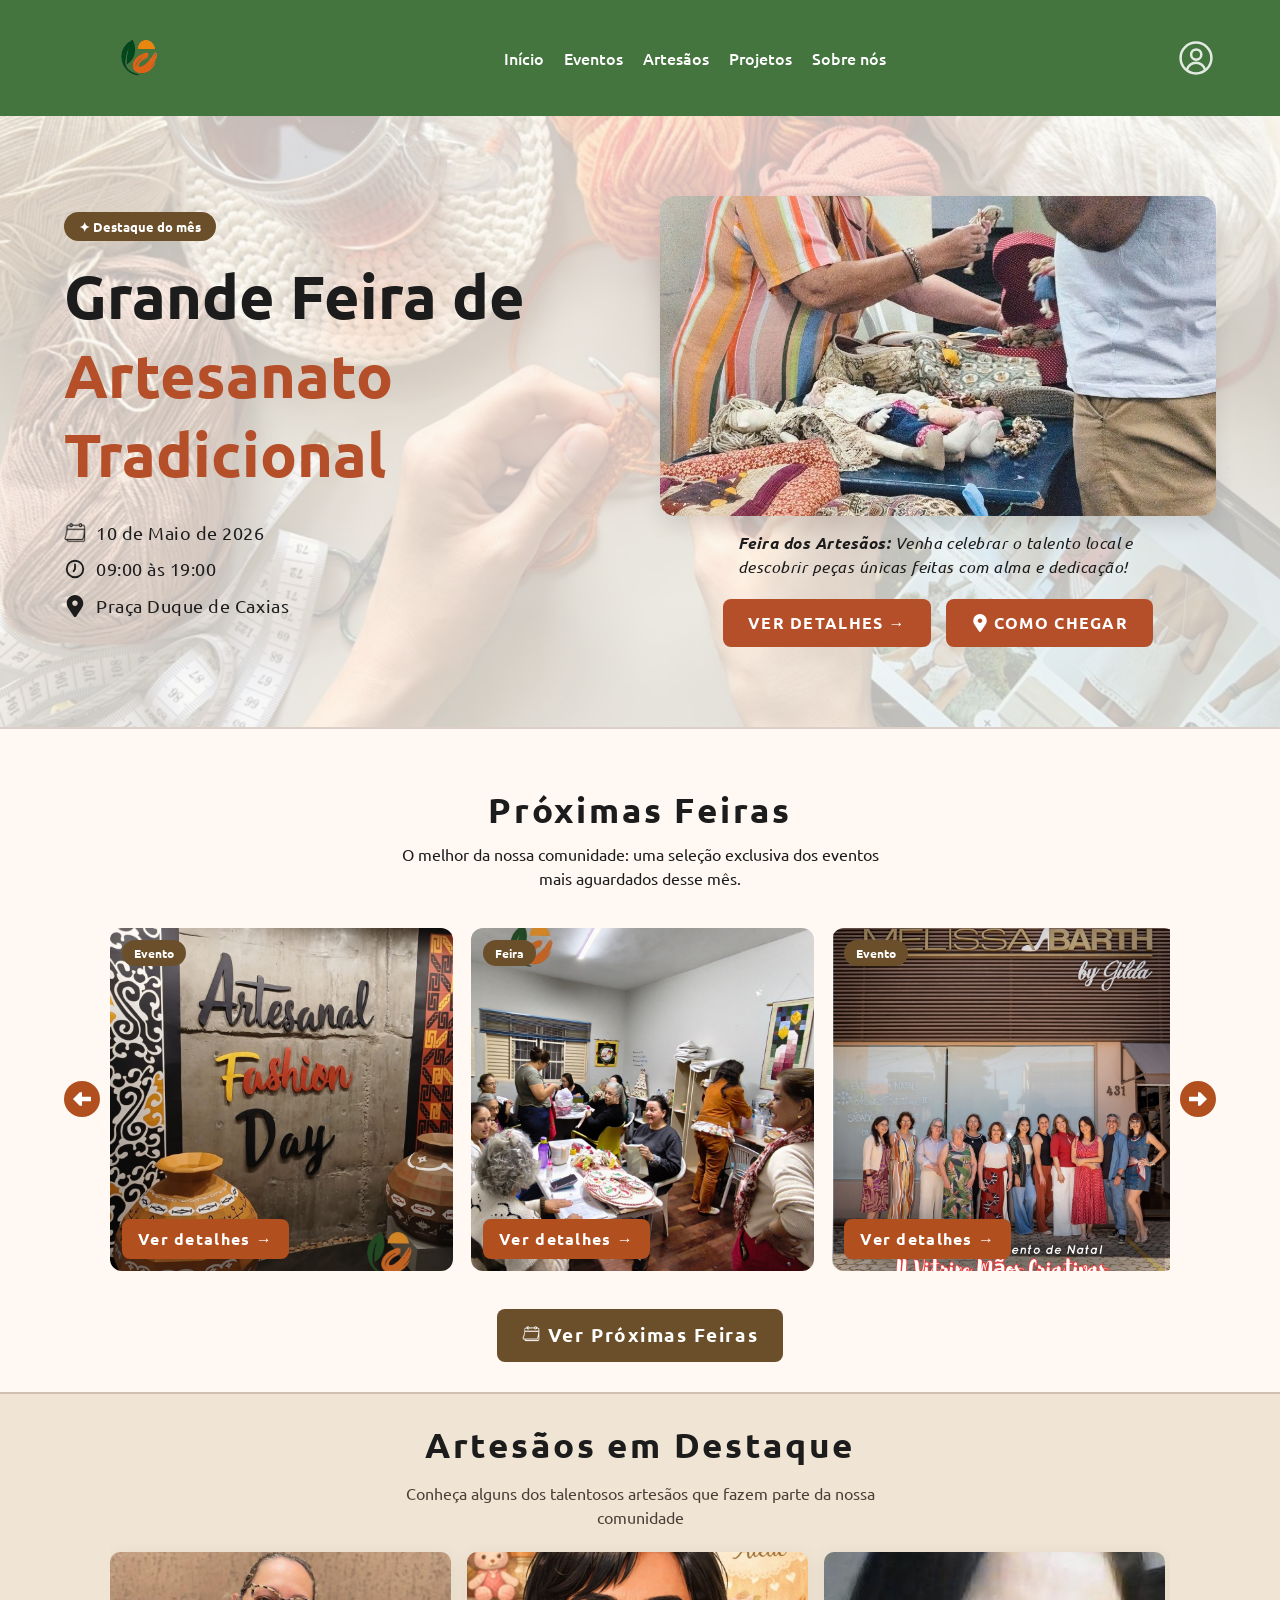
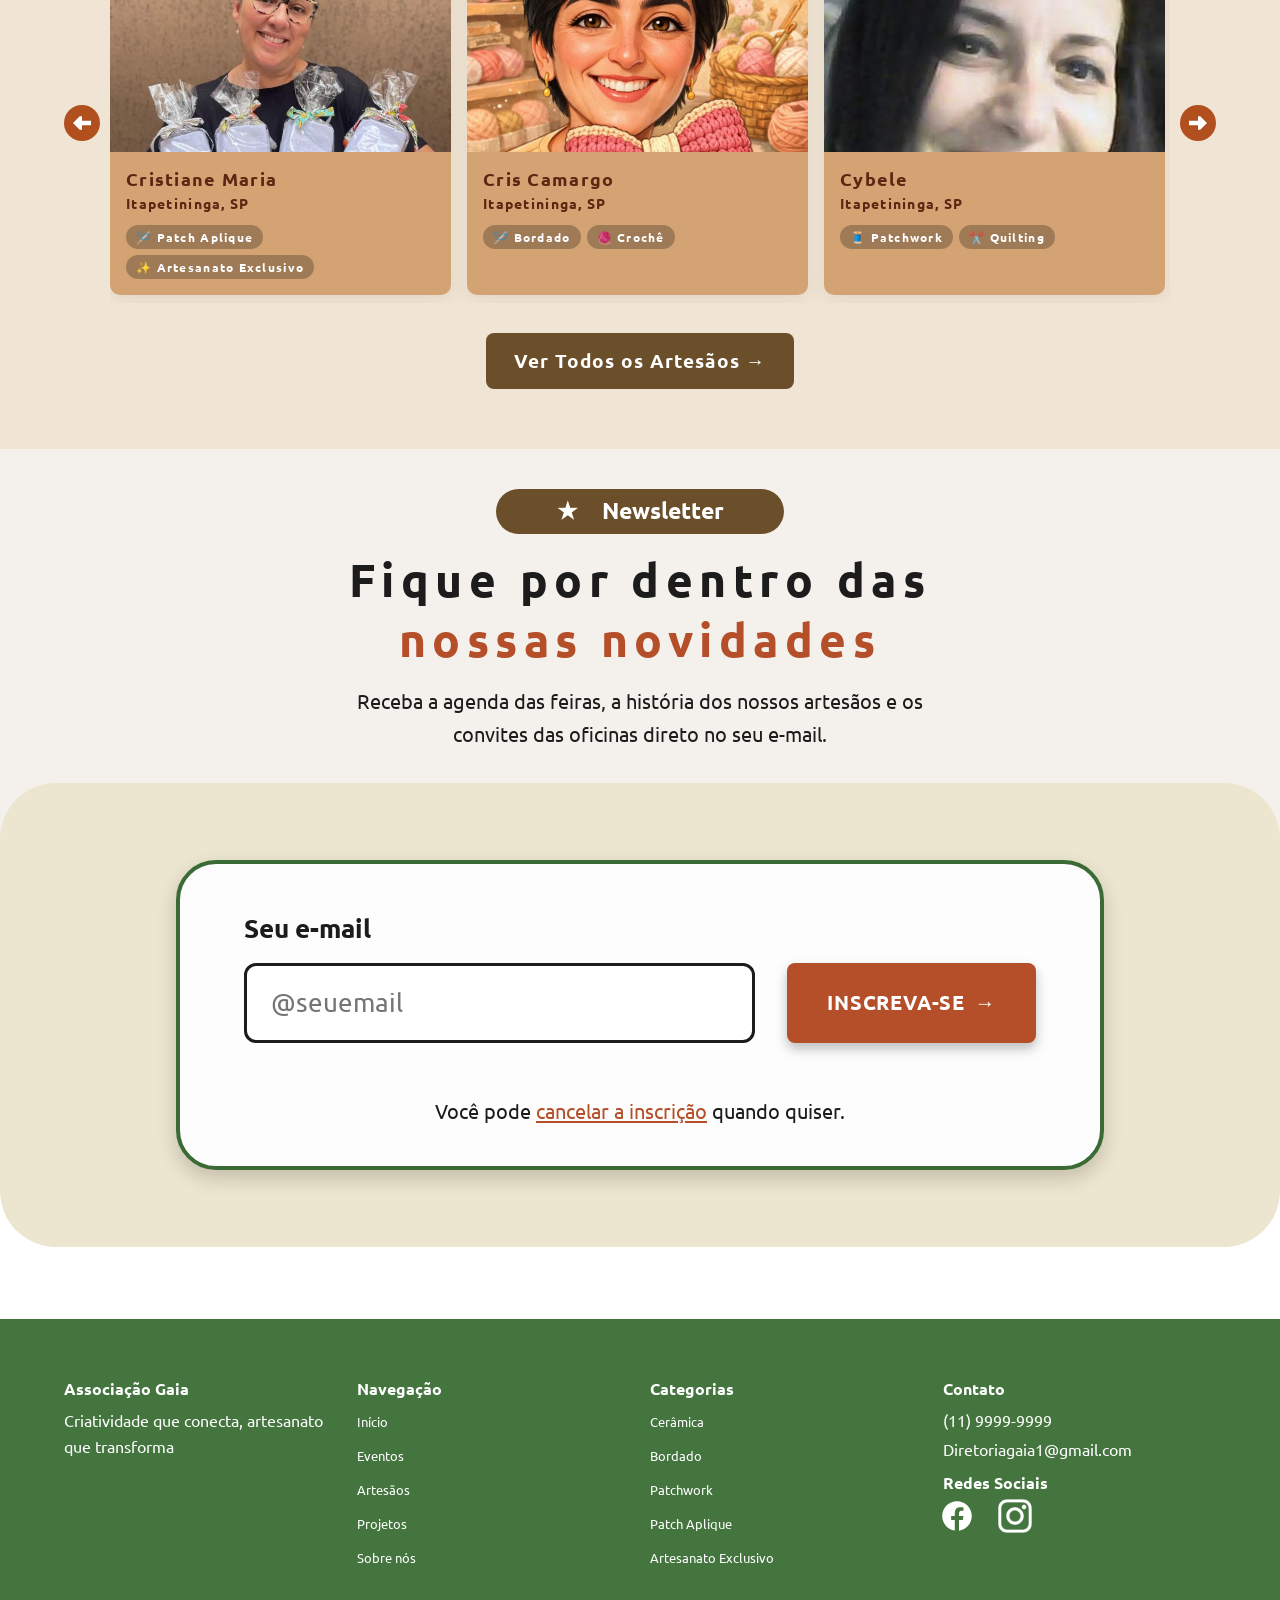
<file: index.html>
<!DOCTYPE html>
<html lang="pt-BR">

<head>
    <meta charset="UTF-8">
    <meta name="viewport" content="width=device-width, initial-scale=1.0">
    <link rel="preconnect" href="https://fonts.googleapis.com">
    <link rel="preconnect" href="https://fonts.gstatic.com" crossorigin>
    <link
        href="https://fonts.googleapis.com/css2?family=Gravitas+One&family=Luckiest+Guy&family=Ubuntu:ital,wght@0,300;0,400;0,500;0,700;1,300;1,400;1,500;1,700&display=swap"
        rel="stylesheet">
    <title>Início | Associação Gaia</title>
    <link rel="stylesheet" href="css/style.css">
    <script src="js/config.js"></script>
    <script src="js/script.js" defer></script>
    <script src="js/newsletter.js" defer></script>
</head>

<body>
    <a href="#conteudo-principal" class="skip-link">Pular para o conteúdo principal</a>
    <!-- GLOBAL - HEADER PARA MOBILE E DESKTOP -->

    <header class="geral-header"> <!-- classe global -->
        <!-- MOBILE -->
        <nav class="mobile-header">
            <div class="mobile-header-container-flexbox-pai">
                <img src="assets/logo-associacao-gaia.svg" alt="logo-gaia" class="header-logo-img" loading="lazy" width="400" height="300">
                <img src="assets/icone-tres-linhas-header.svg" alt="tres-linhas" class="header-tamanho-imagens" loading="lazy" width="400" height="300"
                    id="mobile-header-btn-menu">
            </div>
        </nav>

        <!-- DESKTOP -->
        <nav class="desktop-header">
            <img src="assets/logo-associacao-gaia.svg" alt="logo-gaia" class="header-logo-img" loading="lazy" width="400" height="300">
            <ul class="desktop-header-container-flexbox-pai">
                <li><a href="index.html">Início</a></li>
                <li><a href="pages/eventos.html">Eventos</a></li>
                <li><a href="pages/artesaos.html">Artesãos</a></li>
                <li><a href="pages/projetos.html">Projetos</a></li>
                <li><a href="pages/sobre-nos.html">Sobre nós</a></li>
                <!-- Este item só fica visível para quem está logado como ADMINISTRADOR. -->
                <li id="link-painel-admin" hidden><a href="pages/painel-administrativo.html">Painel Administrativo</a></li>
                <li id="link-solicitar-artesao" hidden><a href="pages/solicitar-artesao.html">Quero ser artesão</a></li>
            </ul>
            <div>
                <a href="pages/login.html" aria-label="Entrar na minha conta">
                    <img src="assets/icone-user-header.svg" alt="icone-usuario" class="icone-usuario" loading="lazy" width="400" height="300">
                </a>
            </div>
        </nav>

        <aside id="mobile-header-sidebar">

            <div class="mobile-sidebar-cima">
                <button id="mobile-btnFechar-sidebar">X</button>
            </div>

            <div class="mobile-usuario-sidebar">
                <a href="pages/login.html" aria-label="Entrar na minha conta" class="mobile-usuario-sidebar-link">
                    <img src="assets/icone-user-header.svg" alt="icone-usuario-sidebar" class="mobile-icone-usuario" loading="lazy" width="400" height="300">
                    <span>Minha conta</span>
                </a>
            </div>

            <nav>
                <ul class="mobile-sidebar">
                    <li><a href="index.html">Início</a></li>
                    <li><a href="pages/eventos.html">Eventos</a></li>
                    <li><a href="pages/artesaos.html">Artesãos</a></li>
                    <li><a href="pages/projetos.html">Projetos</a></li>
                    <li><a href="pages/sobre-nos.html">Sobre nós</a></li>
                    <!-- Visível somente para usuários ADMINISTRADORES. -->
                    <li id="link-painel-admin-mobile" hidden><a href="pages/painel-administrativo.html">Painel Administrativo</a></li>
                    <li id="link-solicitar-artesao-mobile" hidden><a href="pages/solicitar-artesao.html">Quero ser artesão</a></li>
                </ul>
            </nav>
        </aside>

        <div id="mobile-header-overlay" class="mobile-header-overlay-class"></div>
    </header>

    <main id="conteudo-principal" tabindex="-1">
        <section class="la-secao-destaque-mes" id="la-destaque-mes">
            <div class="la-destaque-mes-div">
                <span class="la-destaque-mes-badge">✦ Destaque do mês</span>
                <h1>Grande Feira de
                    <span class="la-destaque-titulo-destaque">Artesanato Tradicional</span>
                </h1>

                <div class="la-destaque-mes-info">
                    <img src="assets/icone-calendario-destaque-mes.png" alt="icone-calendario"
                        class="la-icones-destaque-mes" loading="lazy" width="400" height="300" >
                    <p>10 de Maio de 2026</p>
                </div>

                <div class="la-destaque-mes-info">
                    <img src="assets/icone-relogio-destaque-mes.svg" alt="icone-relogio" class="la-icones-destaque-mes" loading="lazy" width="400" height="300">
                    <p>09:00 às 19:00</p>
                </div>

                <div class="la-destaque-mes-info">
                    <img src="assets/icone-local-destaque-mes.svg" alt="icone-local" class="la-icones-destaque-mes" loading="lazy" width="400" height="300">
                    <p>Praça Duque de Caxias</p>
                </div>
            </div>

            <div class="la-destaque-mes-imagem">
                <img src="assets/destaque-mes-img.jpg" alt="imagem-feira-artesanato"
                    class="la-imagem-principal-destaque" loading="lazy" width="400" height="300">
                <p><strong>Feira dos Artesãos: </strong>Venha celebrar o talento local e descobrir peças únicas feitas
                    com alma e dedicação!</p>

                <div class="la-destaque-mes-botoes">
                    <a href="pages/eventos.html" class="la-btn-destaque-mes">Ver detalhes →</a>
                    <a href="https://www.google.com/maps/place/Pra%C3%A7a+Duque+de+Caxias/@-23.5906923,-48.053475,17z/data=!3m1!4b1!4m6!3m5!1s0x94c5cd2d10477a93:0x4d0dbcd5b6e6bf0d!8m2!3d-23.5906923!4d-48.053475!16s%2Fg%2F11rkgjw_5r?entry=ttu&g_ep=EgoyMDI2MDYxMy4wIKXMDSoASAFQAw%3D%3D"
                     class="la-btn-destaque-mes"><img src="assets/icone-local-branco-destaque-mes.svg"
                            alt="icone local" class="la-icones-destaque-mes" loading="lazy" width="400" height="300">Como chegar</a>
                </div>
            </div>
        </section>

        <section class="la-proximas-feiras">
            <header class="la-proximas-feiras-titulos">
                <h2>Próximas Feiras</h2>
                <p>O melhor da nossa comunidade: uma seleção exclusiva dos eventos mais aguardados desse mês.</p>
            </header>

            <div class="la-carrossel-wrapper">
                <button class="la-btn-flecha la-carrossel-btn-prev" aria-label="Anterior">
                    <img src="assets/icone-flecha-esquerda.svg" alt="" loading="lazy" width="400" height="300">
                </button>

                <ul class="la-carrossel" id="la-carrossel" role="list">

                    <li class="la-card">
                        <article class="la-card-inner">
                            <img src="assets/fashion-day.jpg" alt="Desfile de moda do evento Artesanal Fashion Day com peças artesanais e sustentáveis"
                             class="la-card-img" loading="lazy" width="400" height="300">
                            <span class="la-card-badge">Evento</span>
                            <a href="pages/evento.html?id=1" class="la-card-btn">Ver detalhes →</a>
                        </article>
                    </li>

                    <li class="la-card">
                        <article class="la-card-inner">
                            <img src="assets/maos-criativas.jpg" alt="Exposição de produtos e bordados tradicionais do Projeto Mãos Criativas"
                             class="la-card-img" loading="lazy" width="400" height="300">
                            <span class="la-card-badge">Feira</span>
                            <a href="pages/evento.html?id=3" class="la-card-btn">Ver detalhes →</a>
                        </article>
                    </li>

                    <li class="la-card">
                        <article class="la-card-inner">
                            <img src="assets/Natal-maos-criativas.jpg" alt="Vitrine decorada de Natal com peças inéditas de bordado livre do projeto Mãos Criativas"
                             class="la-card-img" loading="lazy" width="400" height="300">
                            <span class="la-card-badge">Evento</span>
                            <a href="pages/evento.html?id=4" class="la-card-btn">Ver detalhes →</a>
                        </article>
                    </li>

                    <li class="la-card">
                        <article class="la-card-inner">
                            <img src="assets/feira-cadastro-eletronico.jpg" alt="Estande de atendimento para o cadastro eletrônico de artesãos em feira local"
                             class="la-card-img" loading="lazy" width="400" height="300">
                            <span class="la-card-badge">Feira</span>
                            <a href="pages/eventos.html" class="la-card-btn">Ver detalhes →</a>
                        </article>
                    </li>

                    <li class="la-card">
                        <article class="la-card-inner">
                            <img src="assets/maos-e-mentes.jpg" alt="Artesãs reunidas compartilhando técnicas em evento do programa Mãos e Mentes"
                             class="la-card-img" loading="lazy" width="400" height="300">
                            <span class="la-card-badge">Evento</span>
                            <a href="pages/evento.html?id=2" class="la-card-btn">Ver detalhes →</a>
                        </article>
                    </li>

                    <li class="la-card">
                        <article class="la-card-inner">
                            <img src="assets/evento-maos-criativas.jpg"  alt="Público visitando a feira de artesanato e conversando com as bordadeiras do projeto"
                             class="la-card-img" loading="lazy" width="400" height="300">
                            <span class="la-card-badge">Feira</span>
                            <a href="pages/eventos.html" class="la-card-btn">Ver detalhes →</a>
                        </article>
                    </li>

                </ul>

                <button class="la-btn-flecha la-carrossel-btn-next" aria-label="Próximo">
                    <img src="assets/icone-flecha-direita.svg" alt="" loading="lazy" width="400" height="300">
                </button>
            </div>

            <div class="la-carrossel-dots" id="la-carrossel-dots"></div>

            <a href="pages/eventos.html" class="la-btn-ver-mais">
                <img src="assets/icone-calendario-branco-destaque-mes.png" alt="" loading="lazy" width="400" height="300">
                Ver Próximas Feiras
            </a>
        </section>

        <section class="la-artesaos-destaque">
            <header class="la-artesaos-header">
                <h2>Artesãos em Destaque</h2>
                <p>Conheça alguns dos talentosos artesãos que fazem parte da nossa comunidade</p>
            </header>

            <div class="la-artesaos-carrossel-wrapper">
                <button class="la-btn-flecha la-artesaos-btn-prev" aria-label="Anterior">
                    <img src="assets/icone-flecha-esquerda.svg" alt="" loading="lazy" width="400" height="300">
                </button>

                <ul class="la-artesaos-carrossel" id="la-artesaos-carrossel" role="list">

                    <li class="la-artesao-card">
                        <article class="la-artesao-inner card-base">
                            <div class="la-artesao-foto">
                                <img src="assets/Christiane/Cristiane.jpeg" alt="Foto da artesã Cristiane Maria" loading="lazy" width="400" height="300">
                            </div>
                            <div class="la-artesao-info">
                                <h3>Cristiane Maria</h3>
                                <p>Itapetininga, SP</p>
                                <div class="la-artesao-badges">
                                    <span class="la-badge">🪡 Patch Aplique</span>
                                    <span class="la-badge">✨ Artesanato Exclusivo</span>
                                </div>
                            </div>
                        </article>
                    </li>

                    <li class="la-artesao-card">
                        <article class="la-artesao-inner card-base">
                            <div class="la-artesao-foto">
                                <img src="assets/Cris/cris.jpeg" alt="Foto da artesã Cris Camargo" loading="lazy" width="400" height="300">
                            </div>
                            <div class="la-artesao-info">
                                <h3>Cris Camargo</h3>
                                <p>Itapetininga, SP</p>
                                <div class="la-artesao-badges">
                                    <span class="la-badge">🪡 Bordado</span>
                                    <span class="la-badge">🧶 Crochê</span>
                                </div>
                            </div>
                        </article>
                    </li>

                    <li class="la-artesao-card">
                        <article class="la-artesao-inner card-base">
                            <div class="la-artesao-foto">
                                <img src="assets/Cybele/Cybele.jpeg" alt="Foto da artesã Cybele" loading="lazy" width="400" height="300">
                            </div>
                            <div class="la-artesao-info">
                                <h3>Cybele</h3>
                                <p>Itapetininga, SP</p>
                                <div class="la-artesao-badges">
                                    <span class="la-badge">🧵 Patchwork</span>
                                    <span class="la-badge">✂️ Quilting</span>
                                </div>
                            </div>
                        </article>
                    </li>

                    <li class="la-artesao-card">
                        <article class="la-artesao-inner card-base">
                            <div class="la-artesao-foto">
                                <img src="assets/juju-minerva/juju.jpeg" alt="Foto da artesã Juju Minerva" loading="lazy" width="400" height="300">
                            </div>
                            <div class="la-artesao-info">
                                <h3>Juju Minerva</h3>
                                <p>Itapetininga, SP</p>
                                <div class="la-artesao-badges">
                                    <span class="la-badge">🤲 Feito à mão</span>
                                    <span class="la-badge">✨ Artesanato Exclusivo</span>
                                </div>
                            </div>
                        </article>
                    </li>

                    <li class="la-artesao-card">
                        <article class="la-artesao-inner card-base">
                            <div class="la-artesao-foto">
                                <img src="assets/Sandra/sandra.jpeg" alt="Foto da artesã Sandra Almada" loading="lazy" width="400" height="300">
                            </div>
                            <div class="la-artesao-info">
                                <h3>Sandra Almada</h3>
                                <p>Itapetininga, SP</p>
                                <div class="la-artesao-badges">
                                    <span class="la-badge">🧸 Bonecas</span>
                                    <span class="la-badge">🧵 Patchwork</span>
                                </div>
                            </div>
                        </article>
                    </li>

                    <li class="la-artesao-card">
                        <article class="la-artesao-inner card-base">
                            <div class="la-artesao-foto">
                                <img src="assets/Sintia/sintia.jpeg" alt="Foto da artesã Sintia Faria" loading="lazy" width="400" height="300">
                            </div>
                            <div class="la-artesao-info">
                                <h3>Sintia Faria</h3>
                                <p>Itapetininga, SP</p>
                                <div class="la-artesao-badges">
                                    <span class="la-badge">🕯️ Velas Artesanais</span>
                                    <span class="la-badge">🏠 Decoração</span>
                                </div>
                            </div>
                        </article>
                    </li>
                </ul>

                <button class="la-btn-flecha la-artesaos-btn-next" aria-label="Próximo">
                    <img src="assets/icone-flecha-direita.svg" alt="" loading="lazy" width="400" height="300">
                </button>
            </div>

            <a href="pages/artesaos.html" class="la-btn-artesaos-ver-mais">
                Ver Todos os Artesãos →
            </a>
        </section>

    </main>

    <!-- GLOBAL - FOOTER PARA MOBILE E DESKTOP -->
    <footer class="footer-container-grid-pai">
        <div class="footer-grid-bloco1">
            <h3>Associação Gaia</h3>
            <p>Criatividade que conecta, artesanato que transforma</p>
        </div>

        <div class="footer-grid-bloco2">
            <h4>Navegação</h4>
            <ul>
                <li><a href="index.html">Início</a></li>
                <li><a href="pages/eventos.html">Eventos</a></li>
                <li><a href="pages/artesaos.html">Artesãos</a></li>
                <li><a href="pages/projetos.html">Projetos</a></li>
                <li><a href="pages/sobre-nos.html">Sobre nós</a></li>
                <!-- Visível somente para usuários ADMINISTRADORES. -->
                <li id="footer-painel-admin" hidden><a href="pages/painel-administrativo.html">Painel Administrativo</a></li>
                <li id="link-solicitar-artesao-mobile" hidden><a href="pages/solicitar-artesao.html">Quero ser artesão</a></li>
            </ul>
        </div>

        <div class="footer-grid-bloco3">
            <h4>Categorias</h4>
            <ul>
                <li><a href="pages/artesaos.html" aria-label="Ver artesãos que trabalham com Cerâmica">Cerâmica</a></li>
                <li><a href="pages/artesaos.html" aria-label="Ver artesãos que trabalham com Bordado">Bordado</a></li>
                <li><a href="pages/artesaos.html" aria-label="Ver artesãos que trabalham com Patchwork">Patchwork</a></li>
                <li><a href="pages/artesaos.html" aria-label="Ver artesãos que trabalham com Patch Aplique">Patch Aplique</a></li>
                <li><a href="pages/artesaos.html" aria-label="Ver artesãos de Artesanato Exclusivo">Artesanato Exclusivo</a></li>
            </ul>
        </div>

        <div class="footer-grid-bloco4">
            <h4>Contato</h4>
            <p>(11) 9999-9999</p>
            <p>Diretoriagaia1@gmail.com</p>

            <h4>Redes Sociais</h4>
            <div>
                <a href="https://www.facebook.com/AssociacaoGAIA1" target="_blank">
                    <img src="assets/icone-facebook-footer.svg" alt="icone-facebook-rodape"
                        class="header-tamanho-imagens footer-rede-social" loading="lazy" width="400" height="300">
                </a>
                <a href="https://www.instagram.com/associacaogaia/" target="_blank">
                    <img src="assets/icone-instagram-footer.svg" alt="icone-instagram-rodape"
                        class="header-tamanho-imagens footer-rede-social" loading="lazy" width="400" height="300">
                </a>
            </div>
        </div>
    </footer>

    <div vw class="enabled">
    <div vw-access-button class="active"></div>
    <div vw-plugin-wrapper>
        <div class="vw-plugin-top-wrapper"></div>
    </div>
</div>

</body>
</html>
</file>
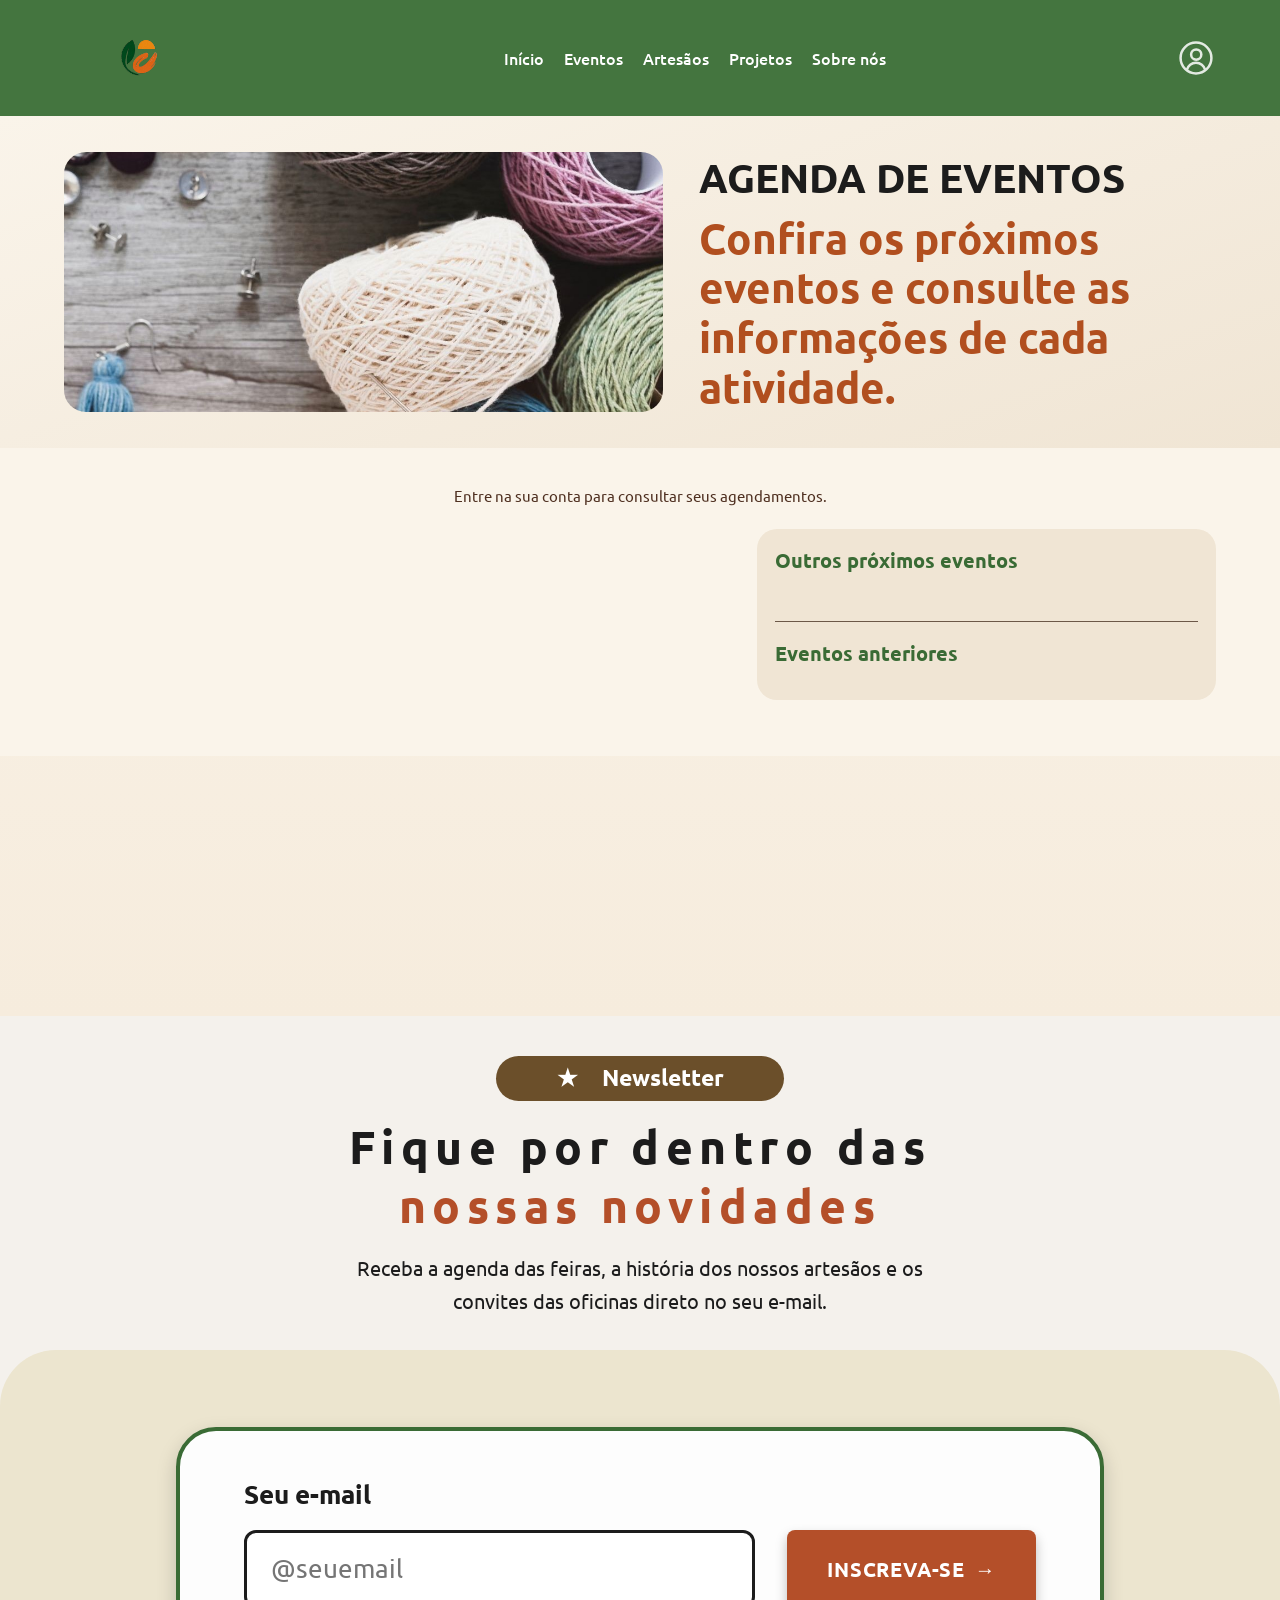
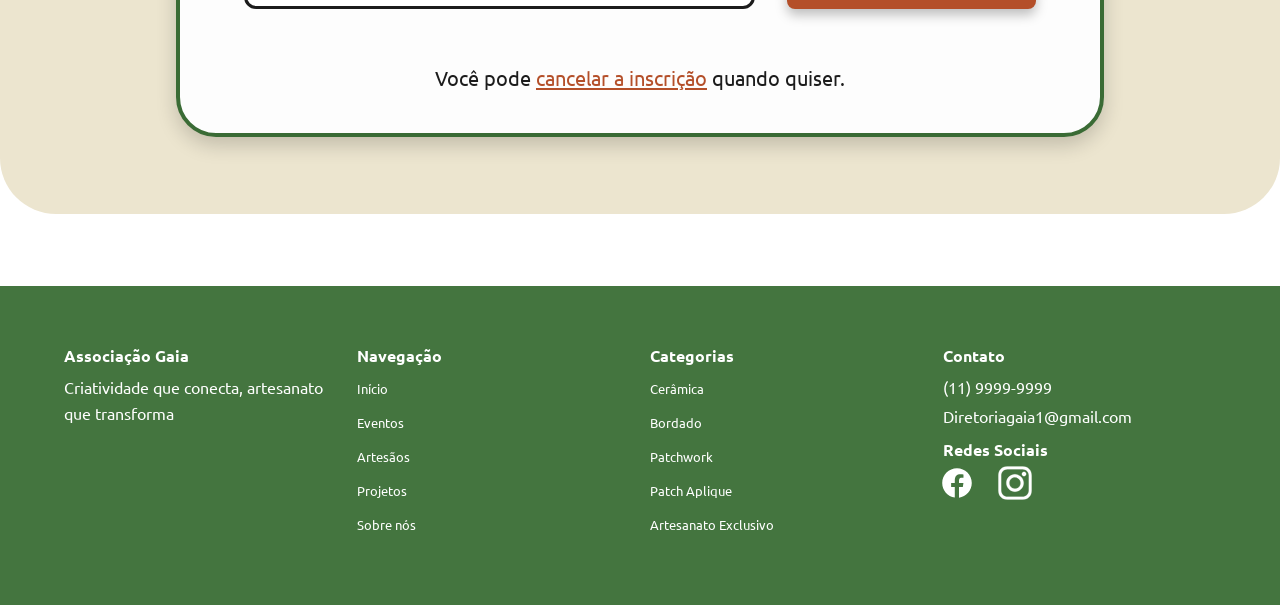
<file: pages/agenda.html>
<!DOCTYPE html>
<html lang="pt-BR">
<head>
    <meta charset="UTF-8">
    <meta name="viewport" content="width=device-width, initial-scale=1.0">
    <link rel="preconnect" href="https://fonts.googleapis.com">
<link rel="preconnect" href="https://fonts.gstatic.com" crossorigin>
<link href="https://fonts.googleapis.com/css2?family=Gravitas+One&family=Luckiest+Guy&family=Ubuntu:ital,wght@0,300;0,400;0,500;0,700;1,300;1,400;1,500;1,700&display=swap" rel="stylesheet">
    <title>Agenda | Associação Gaia</title>
    <link rel="stylesheet" href="../css/style.css">
    <script src="../js/config.js"></script>
    <script src="../js/script.js" defer></script>
    <script src="../js/newsletter.js" defer></script>
    <script src="../js/agenda.js" defer></script>
</head>
<body>
    <!-- GLOBAL - HEADER PARA MOBILE E DESKTOP -->

    <header class="geral-header"> <!-- classe global -->
    <!-- MOBILE -->
      <nav class="mobile-header">
        <div class="mobile-header-container-flexbox-pai">
            <img src="../assets/logo-associacao-gaia.svg" alt="logo-gaia" class="header-logo-img">
            <img src="../assets/icone-tres-linhas-header.svg" alt="tres-linhas" class="header-tamanho-imagens" id="mobile-header-btn-menu">
        </div>
      </nav>

      <!-- DESKTOP -->
      <nav class="desktop-header"> 
        <img src="../assets/logo-associacao-gaia.svg" alt="logo-gaia" class="header-logo-img">
        <ul class="desktop-header-container-flexbox-pai">
            <li><a href="../index.html">Início</a></li>
            <li><a href="eventos.html">Eventos</a></li>
            <li><a href="artesaos.html">Artesãos</a></li>
            <li><a href="projetos.html">Projetos</a></li>
            <li><a href="sobre-nos.html">Sobre nós</a></li>

            <li id="link-painel-admin" hidden><a href="painel-administrativo.html">Painel Administrativo</a></li>
        </ul>
        <div>
            <a href="login.html" aria-label="Entrar na minha conta">
                <img src="../assets/icone-user-header.svg" alt="icone-usuario" class="icone-usuario">
            </a>
        </div>
      </nav>

      <aside id="mobile-header-sidebar">

        <div class="mobile-sidebar-cima">
             <button id="mobile-btnFechar-sidebar">X</button>
        </div>

        <div class="mobile-usuario-sidebar">
            <a href="login.html" aria-label="Entrar na minha conta" class="mobile-usuario-sidebar-link">
                <img src="../assets/icone-user-header.svg" alt="icone-usuario-sidebar" class="mobile-icone-usuario">
                <span>Minha conta</span>
            </a>
        </div>

        <nav>
           <ul class="mobile-sidebar">
            <li><a href="../index.html">Início</a></li>
            <li><a href="eventos.html">Eventos</a></li>
           <li><a href="artesaos.html">Artesãos</a></li>
            <li><a href="projetos.html">Projetos</a></li>
            <li><a href="sobre-nos.html">Sobre nós</a></li>

            <li id="link-painel-admin-mobile" hidden><a href="painel-administrativo.html">Painel Administrativo</a></li>
           </ul>
        </nav>
      </aside>

      <div id="mobile-header-overlay" class="mobile-header-overlay-class"></div>
    </header>

    <main class="ga-page-agenda">
        <section class="ga-bck-agenda">
            <img src="../assets/capa-agenda.jpg" alt="Agenda de Eventos">
            <div class="ga-titulo-agenda">
                <h1>Agenda de Eventos</h1>
                <p class="ga-texto-titulo-agenda">Confira os próximos eventos e consulte as informações de cada atividade.</p>
            </div>
        </section>
        <section class="ga-agenda">
            <p id="ga-agenda-mensagem" class="ga-eventos-mensagem" role="status" aria-live="polite">Carregando agenda...</p>

            <section class="ga-layout-agenda">
                <section class="ga-proximo-evento">
                    <div id="ga-agenda-proximo" class="ga-agenda-destaque">
                        <div class="ga-img-proximo">
                            <span class="ga-badge-proximo">Próximo Evento</span>
                            <img src="../assets/evento-principal.jpg" alt="Carregando próximo evento">
                        </div>
                        <div class="ga-info-proximo">
                            <h2>Carregando próximo evento...</h2>
                        </div>
                    </div>
                </section>

                <section class="ga-lista-agenda">
                    <h2 id="ga-agenda-titulo-proximos">Outros próximos eventos</h2>
                    <div id="ga-agenda-lista-proximos" class="ga-agenda-lista-proximos"></div>
                    <h2 id="ga-agenda-titulo-anteriores">Eventos anteriores</h2>
                    <div id="ga-agenda-lista-anteriores" class="ga-agenda-lista-anteriores"></div>
                </section>
            </section>
        </section>
    </main>

    <!-- GLOBAL - FOOTER PARA MOBILE E DESKTOP -->
    <footer class="footer-container-grid-pai">
        <div class="footer-grid-bloco1">    
          <h3>Associação Gaia</h3>
          <p>Criatividade que conecta, artesanato que transforma</p>
        </div>

        <div class="footer-grid-bloco2">
            <h4>Navegação</h4>
            <ul>
                <li><a href="../index.html">Início</a></li>
                <li><a href="eventos.html">Eventos</a></li>
                <li><a href="artesaos.html">Artesãos</a></li>
                <li><a href="projetos.html">Projetos</a></li>
                <li><a href="sobre-nos.html">Sobre nós</a></li>

                <li id="footer-painel-admin" hidden><a href="painel-administrativo.html">Painel Administrativo</a></li>
            </ul>
        </div>
           
        <div class="footer-grid-bloco3">
            <h4>Categorias</h4>
            <ul>
                <li><a href="artesaos.html" aria-label="Ver artesãos que trabalham com Cerâmica">Cerâmica</a></li>
                <li><a href="artesaos.html" aria-label="Ver artesãos que trabalham com Bordado">Bordado</a></li>
                <li><a href="artesaos.html" aria-label="Ver artesãos que trabalham com Patchwork">Patchwork</a></li>
                <li><a href="artesaos.html" aria-label="Ver artesãos que trabalham com Patch Aplique">Patch Aplique</a></li>
                <li><a href="artesaos.html" aria-label="Ver artesãos de Artesanato Exclusivo">Artesanato Exclusivo</a></li>
            </ul>
        </div>
    
        <div class="footer-grid-bloco4">
            <h4>Contato</h4>
            <p>(11) 9999-9999</p>
            <p>Diretoriagaia1@gmail.com</p>

            <h4>Redes Sociais</h4>
            <div>
                <a href="https://www.facebook.com/AssociacaoGAIA1" target="_blank">
                    <img src="../assets/icone-facebook-footer.svg" alt="icone-facebook-rodape"
                        class="header-tamanho-imagens footer-rede-social" loading="lazy" width="400" height="300">
                </a>
                <a href="https://www.instagram.com/associacaogaia/" target="_blank">
                    <img src="../assets/icone-instagram-footer.svg" alt="icone-instagram-rodape"
                        class="header-tamanho-imagens footer-rede-social" loading="lazy" width="400" height="300">
                </a>
            </div>
        </div>   
    </footer>
        <div vw class="enabled">
    <div vw-access-button class="active"></div>
    <div vw-plugin-wrapper>
        <div class="vw-plugin-top-wrapper"></div>
    </div>
</div>
</body>
</html>
</file>
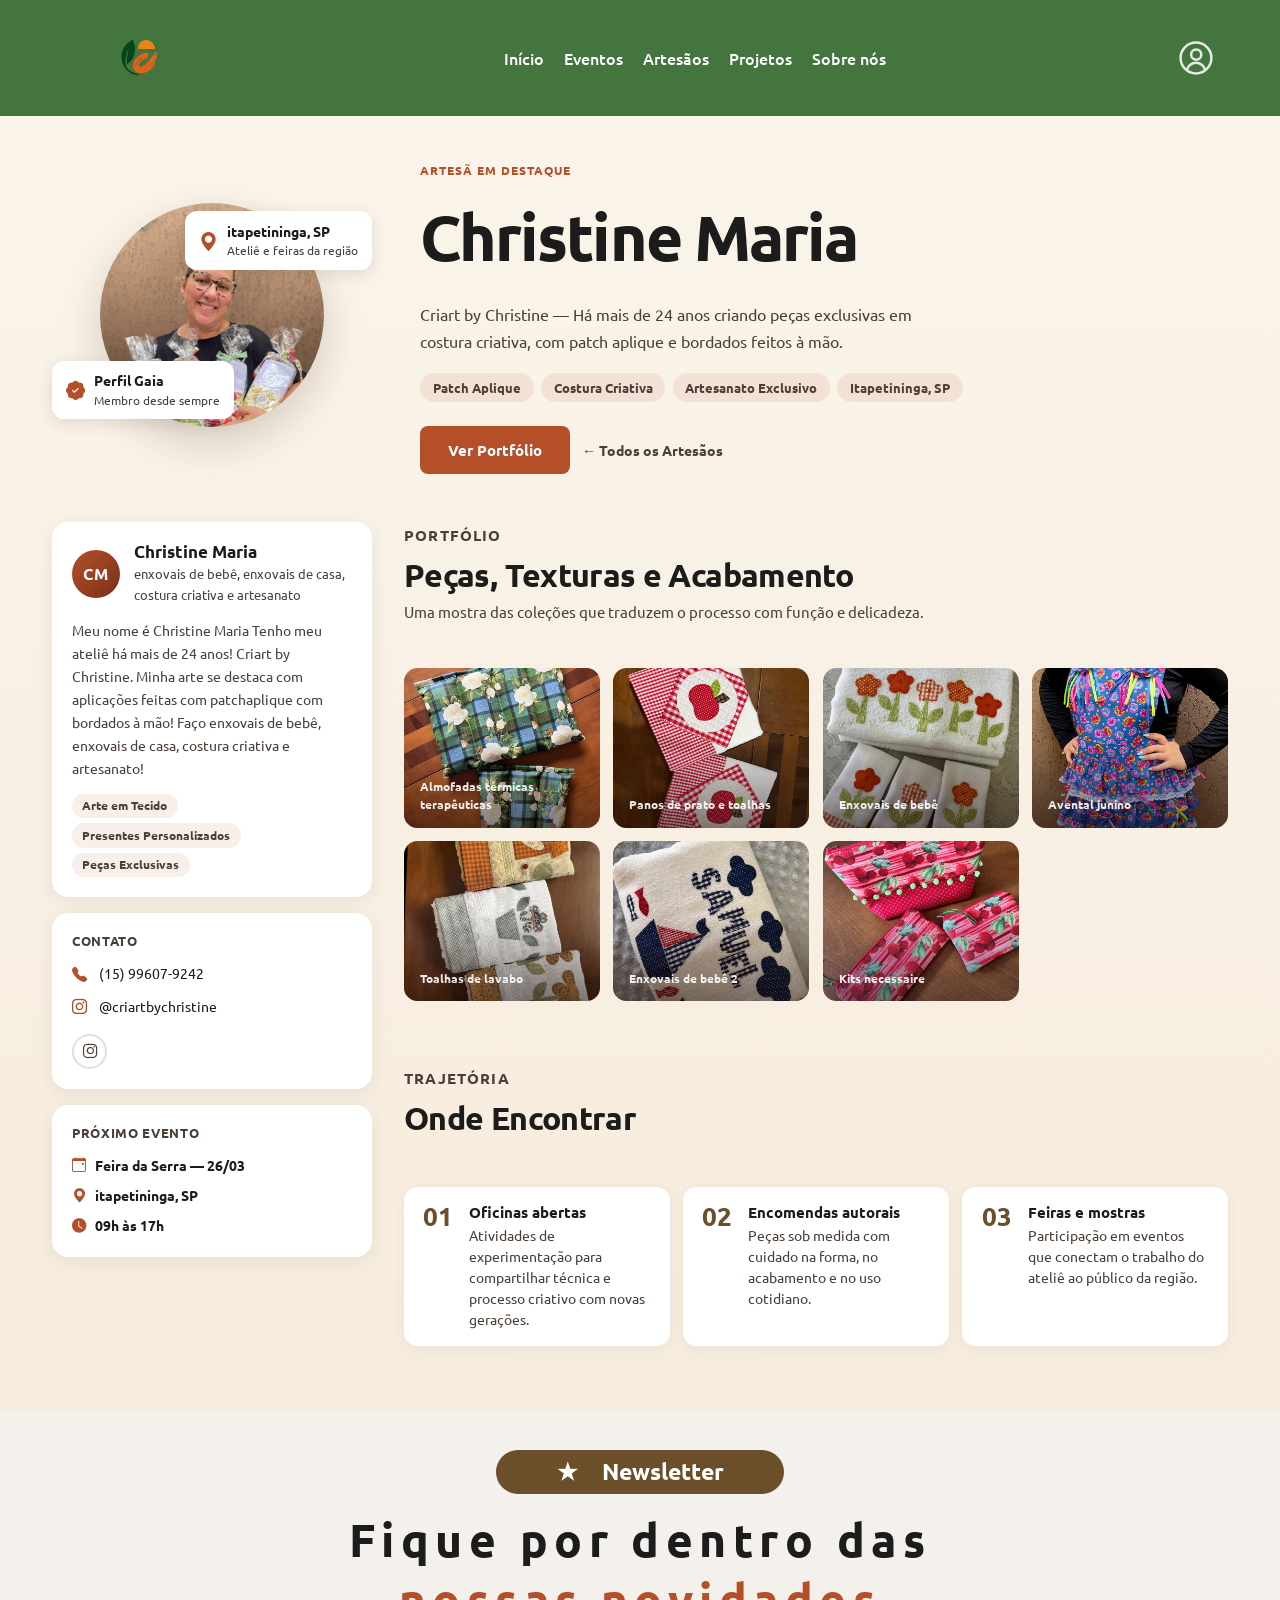
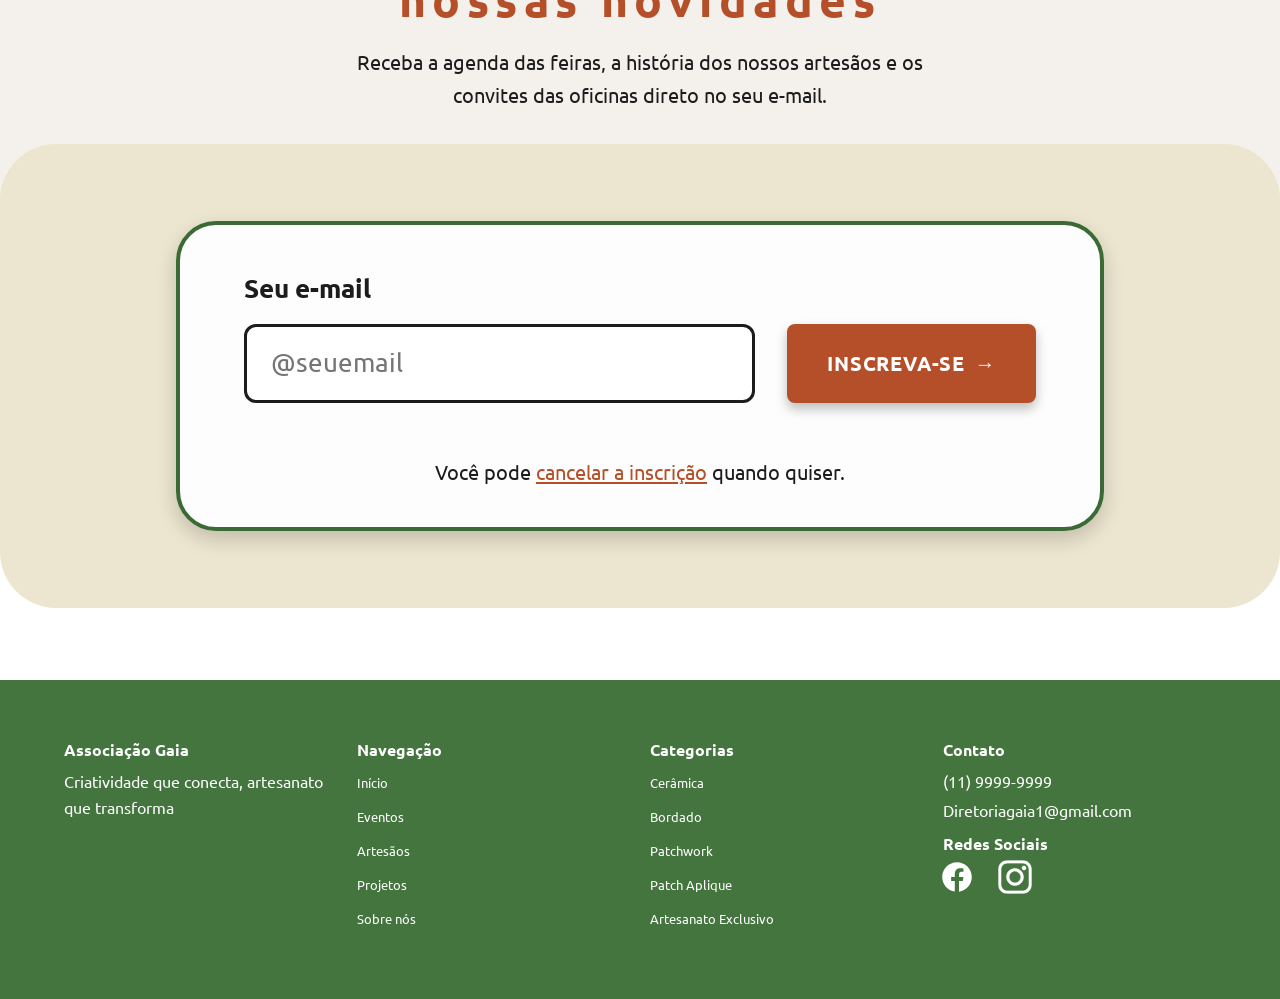
<file: pages/artesao.html>
<!DOCTYPE html>
<html lang="pt-BR">
<head>
    <meta charset="UTF-8">
    <meta name="viewport" content="width=device-width, initial-scale=1.0">
    <link rel="preconnect" href="https://fonts.googleapis.com">
    <link rel="preconnect" href="https://fonts.gstatic.com" crossorigin>
    <link href="https://fonts.googleapis.com/css2?family=Gravitas+One&family=Luckiest+Guy&family=Ubuntu:ital,wght@0,300;0,400;0,500;0,700;1,300;1,400;1,500;1,700&display=swap" rel="stylesheet">
    <link rel="stylesheet" href="../assets/lib/bootstrap-icons/bootstrap-icons.css">
    <title>Ana Souza — Artesã em Destaque | Associação Gaia</title>
    <link rel="stylesheet" href="../css/style.css">
    <script src="../js/config.js"></script>
    <script src="../js/script.js" defer></script>
    <script src="../js/newsletter.js" defer></script>
    <script src="../js/artesaos-api.js" defer></script>
</head>
<body>
    <a href="#conteudo-principal" class="skip-link">Pular para o conteúdo principal</a>

    <!-- GLOBAL - HEADER PARA MOBILE E DESKTOP -->
    <header class="geral-header">
      <nav class="mobile-header">
        <div class="mobile-header-container-flexbox-pai">
            <img src="../assets/logo-associacao-gaia.svg" alt="logo-gaia" class="header-logo-img">
            <img src="../assets/icone-tres-linhas-header.svg" alt="tres-linhas" class="header-tamanho-imagens" id="mobile-header-btn-menu">
        </div>
      </nav>
      <nav class="desktop-header">
        <img src="../assets/logo-associacao-gaia.svg" alt="logo-gaia" class="header-logo-img">
        <ul class="desktop-header-container-flexbox-pai">
            <li><a href="../index.html">Início</a></li>
            <li><a href="eventos.html">Eventos</a></li>
            <li><a href="artesaos.html">Artesãos</a></li>
            <li><a href="projetos.html">Projetos</a></li>
            <li><a href="sobre-nos.html">Sobre nós</a></li>

            <li id="link-painel-admin" hidden><a href="painel-administrativo.html">Painel Administrativo</a></li>
        </ul>
        <div>
            <a href="login.html" aria-label="Entrar na minha conta">
                <img src="../assets/icone-user-header.svg" alt="icone-usuario" class="icone-usuario">
            </a>
        </div>
      </nav>
      <aside id="mobile-header-sidebar">
        <div class="mobile-sidebar-cima">
             <button id="mobile-btnFechar-sidebar">X</button>
        </div>
        <div class="mobile-usuario-sidebar">
            <a href="login.html" aria-label="Entrar na minha conta" class="mobile-usuario-sidebar-link">
                <img src="../assets/icone-user-header.svg" alt="icone-usuario-sidebar" class="mobile-icone-usuario">
                <span>Minha conta</span>
            </a>
        </div>
        <nav>
           <ul class="mobile-sidebar">
            <li><a href="../index.html">Início</a></li>
            <li><a href="eventos.html">Eventos</a></li>
            <li><a href="artesaos.html">Artesãos</a></li>
            <li><a href="projetos.html">Projetos</a></li>
            <li><a href="sobre-nos.html">Sobre nós</a></li>

            <li id="link-painel-admin-mobile" hidden><a href="painel-administrativo.html">Painel Administrativo</a></li>
           </ul>
        </nav>
      </aside>
      <div id="mobile-header-overlay" class="mobile-header-overlay-class"></div>
    </header>

    <!-- ----- LANA ----- -->
    <!-- ARTESÃ EM DETALHE -->

    <main class="ln-det-page pagina-base__gradiante" id="conteudo-principal" tabindex="-1">

    <!-- HERO -->
    <section class="ln-det-hero">
        <div class="ln-det-wrap wrap-base__central">
            <div class="ln-det-hero-inner">
                <div class="ln-det-hero-copy">
                    <p class="ln-det-label label-base__secao"></p>
                    <h1 class="hero-base__titulo"></h1>
                    <p class="ln-det-lead"></p>
                    <div class="ln-det-tags"></div>
                    <div class="ln-det-hero-actions">
                        <a href="#ln-det-portfolio" class="ln-det-btn btn-base__principal">Ver Portfólio</a>
                        <a href="artesaos.html" class="ln-det-btn-ghost">← Todos os Artesãos</a>
                    </div>
                </div>
                <div class="ln-det-hero-visual" aria-hidden="true">
                    <div class="ln-det-avatar-wrap">
                        <div class="ln-det-avatar"></div>
                        <div class="ln-det-avatar-badge ln-det-badge-top"></div>
                        <div class="ln-det-avatar-badge ln-det-badge-bottom"></div>
                    </div>
                </div>
            </div>
        </div>
    </section>

    <!-- PERFIL + PORTFÓLIO -->
    <section class="ln-det-contentM" id="ln-det-portfolio">
        <div class="ln-det-wrap ln-det-content-grid wrap-base__central">

            <aside class="ln-det-sidebar">
                <div class="ln-det-profile-card">
                    <div class="ln-det-profile-header"></div>
                    <p class="ln-det-bio"></p>
                    <div class="ln-det-profile-tags"></div>
                </div>
                <div class="ln-det-contact-card">
                    <h3 class="ln-det-card-title">Contato</h3>
                    <ul class="ln-det-contact-list"></ul>
                    <div class="ln-det-socials"></div>
                </div>
                <div class="ln-det-event-card">
                    <h3 class="ln-det-card-title">Próximo Evento</h3>
                    <ul class="ln-det-event-list"></ul>
                </div>
            </aside>

            <div class="ln-det-main">
                <div class="ln-det-section-head">
                    <p class="ln-det-label label-base__secao">Portfólio</p>
                    <h2>Peças, Texturas e Acabamento</h2>
                    <p>Uma mostra das coleções que traduzem o processo com função e delicadeza.</p>
                </div>
                <div class="ln-det-portfolio-grid"></div>

                <div class="ln-det-section-head" style="margin-top: 2rem;">
                    <p class="ln-det-label label-base__secao">Trajetória</p>
                    <h2>Onde Encontrar</h2>
                </div>
                <div class="ln-det-traj-grid"></div>
            </div>

        </div>
    </section>

    </main>

    <!-- GLOBAL - FOOTER PARA MOBILE E DESKTOP -->
    <footer class="footer-container-grid-pai">
        <div class="footer-grid-bloco1">
          <h3>Associação Gaia</h3>
          <p>Criatividade que conecta, artesanato que transforma</p>
        </div>
        <div class="footer-grid-bloco2">
            <h4>Navegação</h4>
            <ul>
                <li><a href="../index.html">Início</a></li>
                <li><a href="eventos.html">Eventos</a></li>
                <li><a href="artesaos.html">Artesãos</a></li>
                <li><a href="projetos.html">Projetos</a></li>
                <li><a href="sobre-nos.html">Sobre nós</a></li>

                <li id="footer-painel-admin" hidden><a href="painel-administrativo.html">Painel Administrativo</a></li>
            </ul>
        </div>
        <div class="footer-grid-bloco3">
            <h4>Categorias</h4>
            <ul>
                <li><a href="artesaos.html" aria-label="Ver artesãos que trabalham com Cerâmica">Cerâmica</a></li>
                <li><a href="artesaos.html" aria-label="Ver artesãos que trabalham com Bordado">Bordado</a></li>
                <li><a href="artesaos.html" aria-label="Ver artesãos que trabalham com Patchwork">Patchwork</a></li>
                <li><a href="artesaos.html" aria-label="Ver artesãos que trabalham com Patch Aplique">Patch Aplique</a></li>
                <li><a href="artesaos.html" aria-label="Ver artesãos de Artesanato Exclusivo">Artesanato Exclusivo</a></li>
            </ul>
        </div>
        <div class="footer-grid-bloco4">
            <h4>Contato</h4>
            <p>(11) 9999-9999</p>
            <p>Diretoriagaia1@gmail.com</p>

            <h4>Redes Sociais</h4>
            <div>
                <a href="https://www.facebook.com/AssociacaoGAIA1" target="_blank">
                    <img src="../assets/icone-facebook-footer.svg" alt="icone-facebook-rodape"
                        class="header-tamanho-imagens footer-rede-social" loading="lazy" width="400" height="300">
                </a>
                <a href="https://www.instagram.com/associacaogaia/" target="_blank">
                    <img src="../assets/icone-instagram-footer.svg" alt="icone-instagram-rodape"
                        class="header-tamanho-imagens footer-rede-social" loading="lazy" width="400" height="300">
                </a>
            </div>
        </div>
    </footer>
    <div vw class="enabled">
    <div vw-access-button class="active"></div>
    <div vw-plugin-wrapper>
        <div class="vw-plugin-top-wrapper"></div>
    </div>
</div>

</body>
</html>
</file>
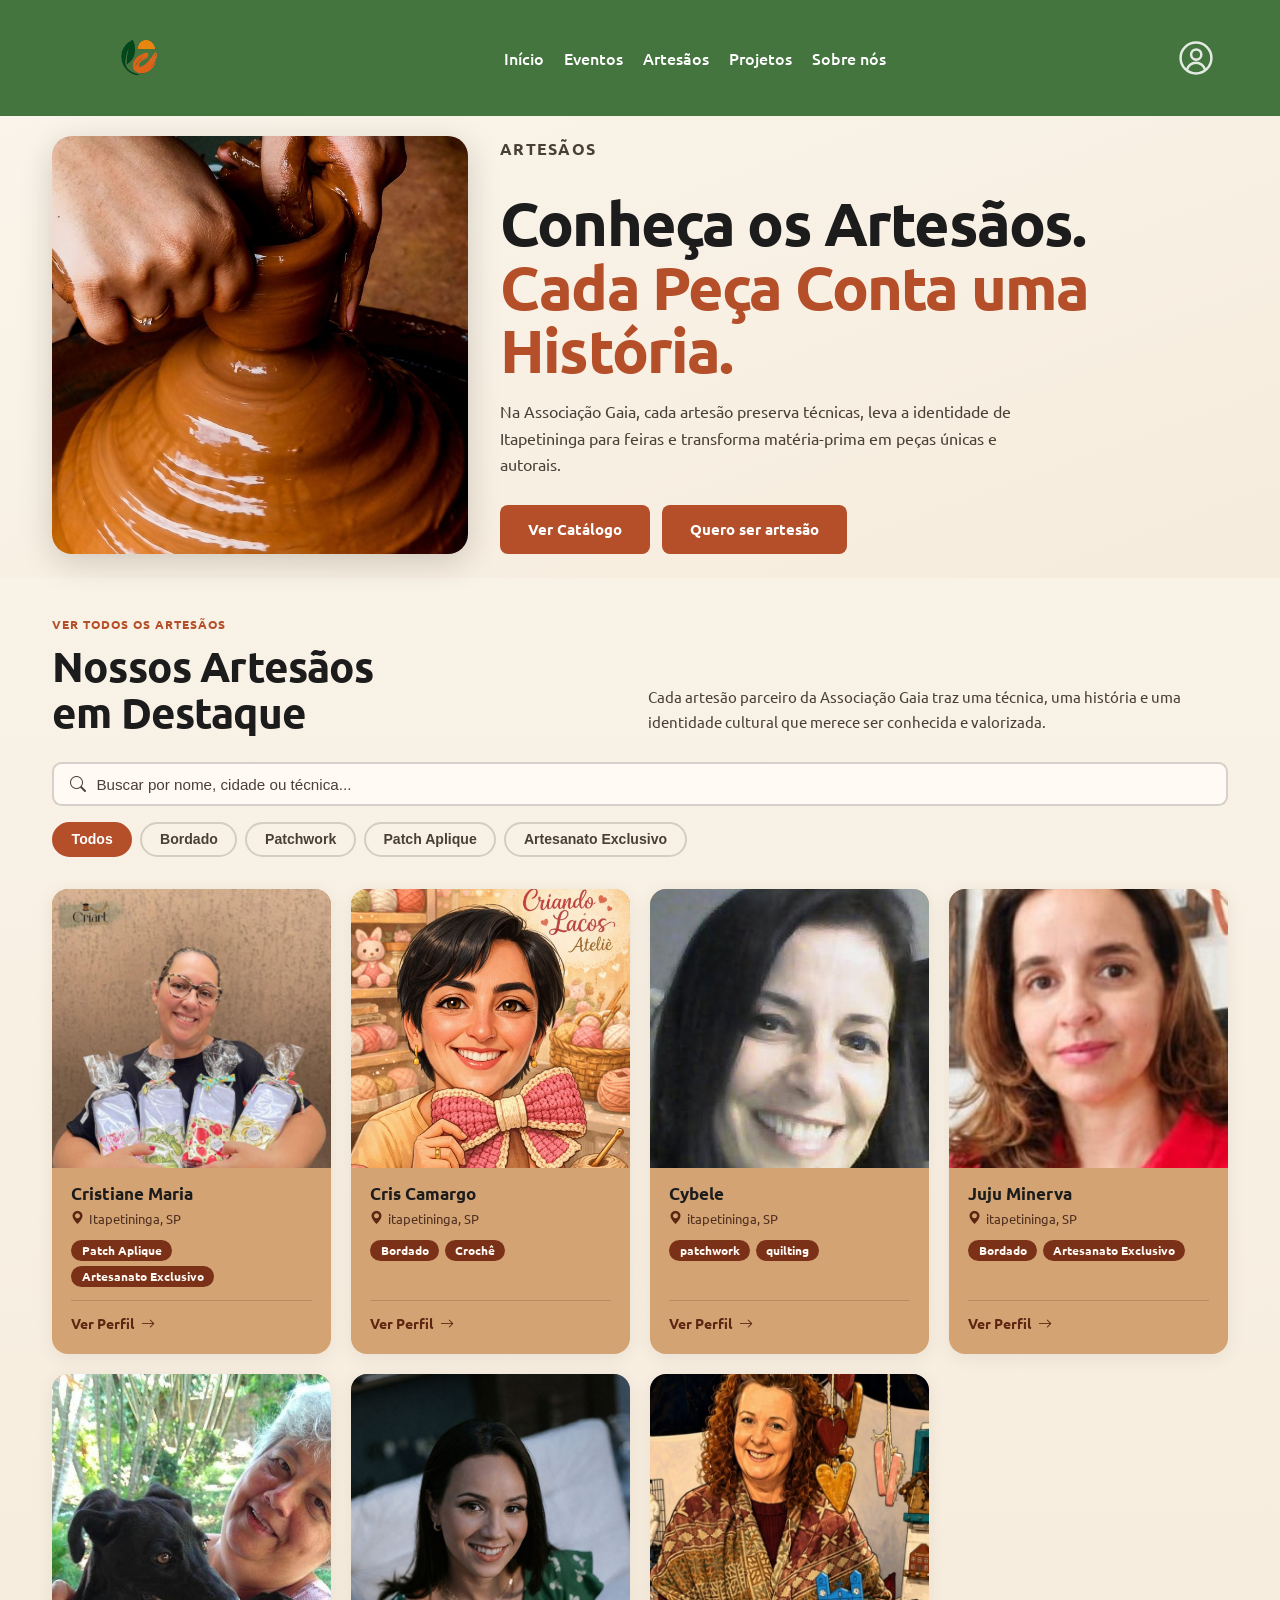
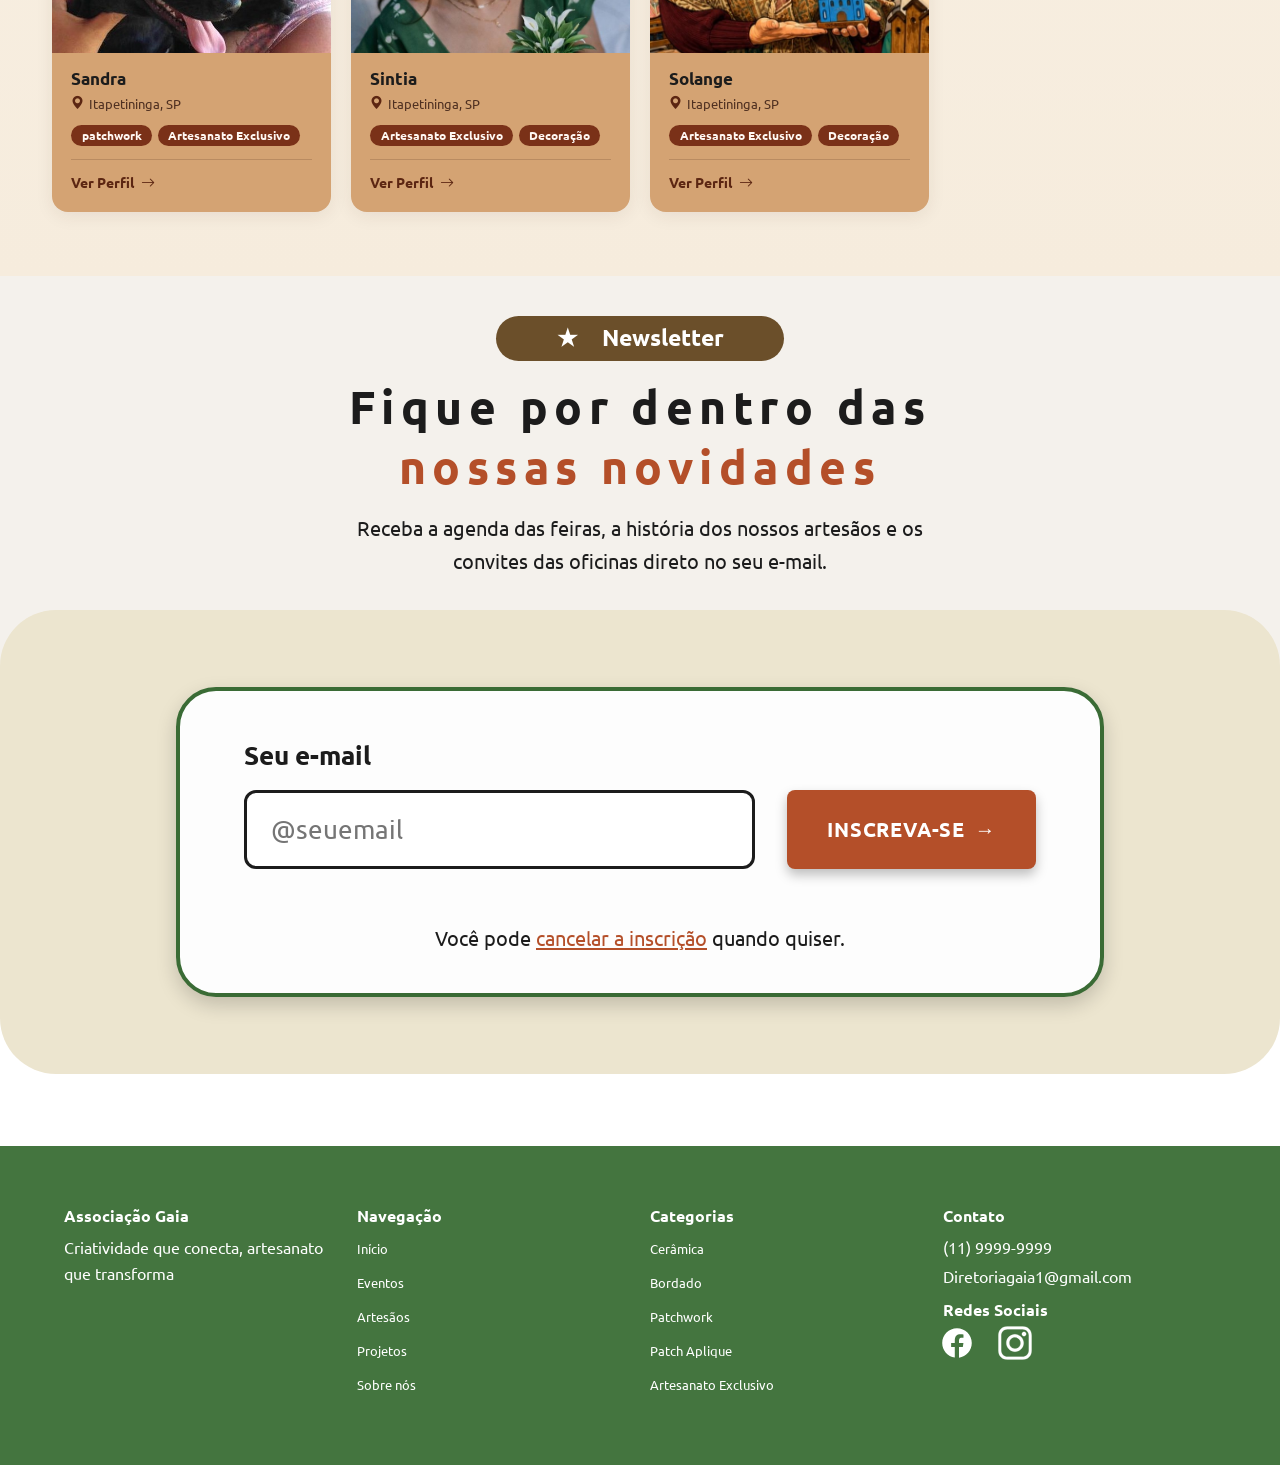
<file: pages/artesaos.html>
<!DOCTYPE html>
<html lang="pt-BR">
<head>
    <meta charset="UTF-8">
    <meta name="viewport" content="width=device-width, initial-scale=1.0">
    <link rel="preconnect" href="https://fonts.googleapis.com">
    <link rel="preconnect" href="https://fonts.gstatic.com" crossorigin>
    <link href="https://fonts.googleapis.com/css2?family=Gravitas+One&family=Luckiest+Guy&family=Ubuntu:ital,wght@0,300;0,400;0,500;0,700;1,300;1,400;1,500;1,700&display=swap" rel="stylesheet">
    <link rel="stylesheet" href="../assets/lib/bootstrap-icons/bootstrap-icons.css">
    <title>Artesãos | Associação Gaia</title>
    <link rel="stylesheet" href="../css/style.css">
    <script src="../js/config.js"></script>
    <script src="../js/script.js" defer></script>
    <script src="../js/newsletter.js" defer></script>
    <script src="../js/artesaos-api.js" defer></script>
</head>
<body>
    <a href="#conteudo-principal" class="skip-link">Pular para o conteúdo principal</a>

    <!-- GLOBAL - HEADER PARA MOBILE E DESKTOP -->
    <header class="geral-header">
      <nav class="mobile-header">
        <div class="mobile-header-container-flexbox-pai">
            <img src="../assets/logo-associacao-gaia.svg" alt="logo-gaia" class="header-logo-img">
            <img src="../assets/icone-tres-linhas-header.svg" alt="tres-linhas" class="header-tamanho-imagens" id="mobile-header-btn-menu">
        </div>
      </nav>
      <nav class="desktop-header">
        <img src="../assets/logo-associacao-gaia.svg" alt="logo-gaia" class="header-logo-img">
        <ul class="desktop-header-container-flexbox-pai">
            <li><a href="../index.html">Início</a></li>
            <li><a href="eventos.html">Eventos</a></li>
            <li><a href="artesaos.html">Artesãos</a></li>
            <li><a href="projetos.html">Projetos</a></li>
            <li><a href="sobre-nos.html">Sobre nós</a></li>

            <li id="link-painel-admin" hidden><a href="painel-administrativo.html">Painel Administrativo</a></li>
        </ul>
        <div>
            <a href="login.html" aria-label="Entrar na minha conta">
                <img src="../assets/icone-user-header.svg" alt="icone-usuario" class="icone-usuario">
            </a>
        </div>
      </nav>
      <aside id="mobile-header-sidebar">
        <div class="mobile-sidebar-cima">
             <button id="mobile-btnFechar-sidebar">X</button>
        </div>
        <div class="mobile-usuario-sidebar">
            <a href="login.html" aria-label="Entrar na minha conta" class="mobile-usuario-sidebar-link">
                <img src="../assets/icone-user-header.svg" alt="icone-usuario-sidebar" class="mobile-icone-usuario">
                <span>Minha conta</span>
            </a>
        </div>
        <nav>
           <ul class="mobile-sidebar">
            <li><a href="../index.html">Início</a></li>
            <li><a href="eventos.html">Eventos</a></li>
            <li><a href="artesaos.html">Artesãos</a></li>
            <li><a href="projetos.html">Projetos</a></li>
            <li><a href="sobre-nos.html">Sobre nós</a></li>

            <li id="link-painel-admin-mobile" hidden><a href="painel-administrativo.html">Painel Administrativo</a></li>
           </ul>
        </nav>
      </aside>
      <div id="mobile-header-overlay" class="mobile-header-overlay-class"></div>
    </header>

    <!-- ----- LANA ----- -->
    <!-- ARTESÕES — CATÁLOGO -->

    <main class="ln-art-page pagina-base__gradiante" id="conteudo-principal" tabindex="-1">

        <section class="ln-art-hero hero-base__gradiente">
            <div class="ln-art-wrap wrap-base__central">
                <div class="ln-art-hero-inner">
                    <div class="ln-art-hero-photo" aria-hidden="true">
                        <img src="../assets/gaia.jpg" alt="Artesã trabalhando">
                    </div>
                    <div class="ln-art-hero-copy">
                        <p class="ln-art-label label-base__secao">Artesãos</p>
                        <h1 class="hero-base__titulo">Conheça os Artesãos.<br><span class="ln-art-highlight">Cada Peça Conta uma História.</span></h1>
                        <p class="hero-base__paragrafo">Na Associação Gaia, cada artesão preserva técnicas, leva a identidade de Itapetininga para feiras e transforma matéria-prima em peças únicas e autorais.</p>
                        <div class="btn-base__grupo">
                            <a href="#ln-art-catalogo" class="ln-art-btn btn-base__principal">Ver Catálogo</a>
                            <a href="solicitar-artesao.html" id="ln-art-btn-solicitar" class="btn-base__principal" hidden>Quero ser artesão</a>
                        </div>
                    </div>
                </div>
            </div>
        </section>

        <section class="ln-art-catalogo" id="ln-art-catalogo" aria-label="Catálogo de artesãos">
            <div class="ln-art-wrap wrap-base__central">

                <div class="ln-art-catalogo-head">
                    <div class="ln-art-catalogo-head-left">
                        <p class="ln-art-label label-base__secao">Ver todos os Artesãos</p>
                        <h2>Nossos Artesãos<br>em Destaque</h2>
                    </div>
                    <p class="ln-art-catalogo-desc">Cada artesão parceiro da Associação Gaia traz uma técnica, uma história e uma identidade cultural que merece ser conhecida e valorizada.</p>
                </div>

                <label class="ln-art-search-bar" for="ln-art-busca" aria-label="Buscar artesão">
                    <i class="bi bi-search" aria-hidden="true"></i>
                    <input id="ln-art-busca" type="search" placeholder="Buscar por nome, cidade ou técnica...">
                </label>

                <div class="ln-art-filters filtros-base__wrap" role="tablist" aria-label="Filtrar por técnica">
                    <button class="ln-art-tab ln-art-tab--active filtro-base__btn" data-filter="todos" role="tab" aria-selected="true">Todos</button>
                    <button class="ln-art-tab filtro-base__btn" data-filter="Bordado" role="tab" aria-selected="false">Bordado</button>
                    <button class="ln-art-tab filtro-base__btn" data-filter="Patchwork" role="tab" aria-selected="false">Patchwork</button>
                    <button class="ln-art-tab filtro-base__btn" data-filter="Patch Aplique" role="tab" aria-selected="false">Patch Aplique</button>
                    <button class="ln-art-tab filtro-base__btn" data-filter="Artesanato Exclusivo" role="tab" aria-selected="false">Artesanato Exclusivo</button>
                </div>

                <div class="ln-art-grid catalogo-base__grid" id="ln-art-grid" aria-label="Lista de artesãos">

                    <article class="ln-art-card card-base" data-category="Patch Aplique" data-name="cristiane maria" data-city="itapetininga">
                         <a href="artesao.html?id=christiane-maria" class="ln-art-card-link" aria-label="Ver perfil de Christiane Maria">
                             <div class="ln-art-avatar" style="background:url('../assets/Christiane/Cristiane.jpeg')center/cover no-repeat">
                                <div class="ln-art-socials" aria-hidden="true">
                                    <i class="bi bi-instagram"></i>
                                    <i class="bi bi-facebook"></i>
                                    <i class="bi bi-whatsapp"></i>
                                 </div>
                             </div>
                             <div class="ln-art-card-body">
                                 <h3 class="ln-art-card-name">Cristiane Maria</h3>
                                 <p class="ln-art-card-city"><i class="bi bi-geo-alt-fill"></i> Itapetininga, SP</p>
                                <div class="ln-art-card-tags">
                                    <span>Patch Aplique</span>
                                    <span>Artesanato Exclusivo</span>
                                </div>
                                <span class="ln-art-card-cta">Ver Perfil <i class="bi bi-arrow-right"></i></span>
                             </div>
                        </a>
                        </article>

                    <article class="ln-art-card card-base" data-category="Bordado" data-name="cris camargo" data-city="itapetininga">
                        <a href="artesao.html?id=cris-camargo" class="ln-art-card-link" aria-label="Ver perfil de Cris Camargo">
                            <div class="ln-art-avatar" style="background:url('../assets/Cris/cris.jpeg')center/cover no-repeat">
                                <div class="ln-art-socials" aria-hidden="true">
                                    <i class="bi bi-instagram"></i>
                                    <i class="bi bi-facebook"></i>
                                    <i class="bi bi-whatsapp"></i>
                                </div>
                            </div>
                            <div class="ln-art-card-body">
                                <h3 class="ln-art-card-name">Cris Camargo</h3>
                                <p class="ln-art-card-city"><i class="bi bi-geo-alt-fill"></i> itapetininga, SP</p>
                                <div class="ln-art-card-tags">
                                    <span>Bordado</span>
                                    <span>Crochê</span>
                                </div>
                                <span class="ln-art-card-cta">Ver Perfil <i class="bi bi-arrow-right"></i></span>
                            </div>
                        </a>
                    </article>

                    <article class="ln-art-card card-base" data-category="Patchwork" data-name="cybele" data-city="itapetininga">
                        <a href="artesao.html?id=Cybele" class="ln-art-card-link" aria-label="Ver perfil de Cybele">
                            <div class="ln-art-avatar" style="background:url('../assets/Cybele/Cybele.jpeg')center/cover no-repeat">
                                <div class="ln-art-socials" aria-hidden="true">
                                    <i class="bi bi-instagram"></i>
                                    <i class="bi bi-facebook"></i>
                                    <i class="bi bi-whatsapp"></i>
                                </div>
                            </div>
                            <div class="ln-art-card-body">
                                <h3 class="ln-art-card-name">Cybele</h3>
                                <p class="ln-art-card-city"><i class="bi bi-geo-alt-fill"></i> itapetininga, SP</p>
                                <div class="ln-art-card-tags">
                                    <span>patchwork</span>
                                    <span>quilting</span>
                                </div>
                                <span class="ln-art-card-cta">Ver Perfil <i class="bi bi-arrow-right"></i></span>
                            </div>
                        </a>
                    </article>

                    <article class="ln-art-card card-base" data-category="Bordado" data-name="juju minerva" data-city="itapetininga">
                        <a href="artesao.html?id=juju-minerva" class="ln-art-card-link" aria-label="Ver perfil de Juju Minerva">
                            <div class="ln-art-avatar" style="background:url('../assets/juju-minerva/juju.jpeg')center/cover no-repeat">
                                <div class="ln-art-socials" aria-hidden="true">
                                    <i class="bi bi-instagram"></i>
                                    <i class="bi bi-facebook"></i>
                                    <i class="bi bi-whatsapp"></i>
                                </div>
                            </div>
                            <div class="ln-art-card-body">
                                <h3 class="ln-art-card-name">Juju Minerva</h3>
                                <p class="ln-art-card-city"><i class="bi bi-geo-alt-fill"></i> itapetininga, SP</p>
                                <div class="ln-art-card-tags">
                                    <span>Bordado</span>
                                    <span>Artesanato Exclusivo</span>
                                </div>
                                <span class="ln-art-card-cta">Ver Perfil <i class="bi bi-arrow-right"></i></span>
                            </div>
                        </a>
                    </article>

                    <article class="ln-art-card card-base" data-category="Patchwork" data-name="sandra" data-city="itapetininga">
                        <a href="artesao.html?id=sandra" class="ln-art-card-link" aria-label="Ver perfil de Sandra">
                            <div class="ln-art-avatar" style="background:url('../assets/Sandra/sandra.jpeg')center/cover no-repeat">
                                <div class="ln-art-socials" aria-hidden="true">
                                    <i class="bi bi-instagram"></i>
                                    <i class="bi bi-facebook"></i>
                                    <i class="bi bi-whatsapp"></i>
                                </div>
                            </div>
                            <div class="ln-art-card-body">
                                <h3 class="ln-art-card-name">Sandra</h3>
                                <p class="ln-art-card-city"><i class="bi bi-geo-alt-fill"></i> Itapetininga, SP</p>
                                <div class="ln-art-card-tags">
                                    <span>patchwork</span>
                                    <span>Artesanato Exclusivo</span>
                                </div>
                                <span class="ln-art-card-cta">Ver Perfil <i class="bi bi-arrow-right"></i></span>
                            </div>
                        </a>
                    </article>

                    <article class="ln-art-card card-base" data-category="Artesanato Exclusivo" data-name="sintia" data-city="itapetininga">
                        <a href="artesao.html?id=sintia" class="ln-art-card-link" aria-label="Ver perfil de Sintia">
                            <div class="ln-art-avatar" style="background:url('../assets/Sintia/sintia.jpeg')center/cover no-repeat">
                                <div class="ln-art-socials" aria-hidden="true">
                                    <i class="bi bi-instagram"></i>
                                    <i class="bi bi-facebook"></i>
                                    <i class="bi bi-whatsapp"></i>
                                </div>
                            </div>
                            <div class="ln-art-card-body">
                                <h3 class="ln-art-card-name">Sintia</h3>
                                <p class="ln-art-card-city"><i class="bi bi-geo-alt-fill"></i> Itapetininga, SP</p>
                                <div class="ln-art-card-tags">
                                    <span>Artesanato Exclusivo</span>
                                    <span>Decoração</span>
                                </div>
                                <span class="ln-art-card-cta">Ver Perfil <i class="bi bi-arrow-right"></i></span>
                            </div>
                        </a>
                    </article>

                    <article class="ln-art-card card-base" data-category="Artesanato Exclusivo" data-name="solange" data-city="itapetininga">
                        <a href="artesao.html?id=solange" class="ln-art-card-link" aria-label="Ver perfil de Solange">
                            <div class="ln-art-avatar" style="background:url('../assets/Solange/solange.jpeg')center/cover no-repeat">
                                <div class="ln-art-socials" aria-hidden="true">
                                    <i class="bi bi-instagram"></i>
                                    <i class="bi bi-facebook"></i>
                                    <i class="bi bi-whatsapp"></i>
                                </div>
                            </div>
                            <div class="ln-art-card-body">
                                <h3 class="ln-art-card-name">Solange</h3>
                                <p class="ln-art-card-city"><i class="bi bi-geo-alt-fill"></i> Itapetininga, SP</p>
                                <div class="ln-art-card-tags">
                                    <span>Artesanato Exclusivo</span>
                                    <span>Decoração</span>
                                </div>
                                <span class="ln-art-card-cta">Ver Perfil <i class="bi bi-arrow-right"></i></span>
                            </div>
                        </a>
                    </article>

                </div>

                <p class="ln-art-empty lista-base__vazia" id="ln-art-empty" hidden>Nenhum artesão encontrado. Tente outro nome ou categoria.</p>

            </div>
        </section>

    </main>

    <footer class="footer-container-grid-pai">
        <div class="footer-grid-bloco1">
          <h3>Associação Gaia</h3>
          <p>Criatividade que conecta, artesanato que transforma</p>
        </div>
        <div class="footer-grid-bloco2">
            <h4>Navegação</h4>
            <ul>
                <li><a href="../index.html">Início</a></li>
                <li><a href="eventos.html">Eventos</a></li>
                <li><a href="artesaos.html">Artesãos</a></li>
                <li><a href="projetos.html">Projetos</a></li>
                <li><a href="sobre-nos.html">Sobre nós</a></li>

                <li id="footer-painel-admin" hidden><a href="painel-administrativo.html">Painel Administrativo</a></li>
            </ul>
        </div>
        <div class="footer-grid-bloco3">
            <h4>Categorias</h4>
            <ul>
                <li><a href="artesaos.html" aria-label="Ver artesãos que trabalham com Cerâmica">Cerâmica</a></li>
                <li><a href="artesaos.html" aria-label="Ver artesãos que trabalham com Bordado">Bordado</a></li>
                <li><a href="artesaos.html" aria-label="Ver artesãos que trabalham com Patchwork">Patchwork</a></li>
                <li><a href="artesaos.html" aria-label="Ver artesãos que trabalham com Patch Aplique">Patch Aplique</a></li>
                <li><a href="artesaos.html" aria-label="Ver artesãos de Artesanato Exclusivo">Artesanato Exclusivo</a></li>
            </ul>
        </div>
        <div class="footer-grid-bloco4">
            <h4>Contato</h4>
            <p>(11) 9999-9999</p>
            <p>Diretoriagaia1@gmail.com</p>
            <h4>Redes Sociais</h4>
            <div>
                <a href="https://www.facebook.com/AssociacaoGAIA1" target="_blank">
                    <img src="../assets/icone-facebook-footer.svg" alt="icone-facebook-rodape"
                        class="header-tamanho-imagens footer-rede-social" loading="lazy" width="400" height="300">
                </a>
                <a href="https://www.instagram.com/associacaogaia/" target="_blank">
                    <img src="../assets/icone-instagram-footer.svg" alt="icone-instagram-rodape"
                        class="header-tamanho-imagens footer-rede-social" loading="lazy" width="400" height="300">
                </a>
            </div>
        </div>
    </footer>

    <div vw class="enabled">
    <div vw-access-button class="active"></div>
    <div vw-plugin-wrapper>
        <div class="vw-plugin-top-wrapper"></div>
    </div>
</div>

</body>
</html>
</file>
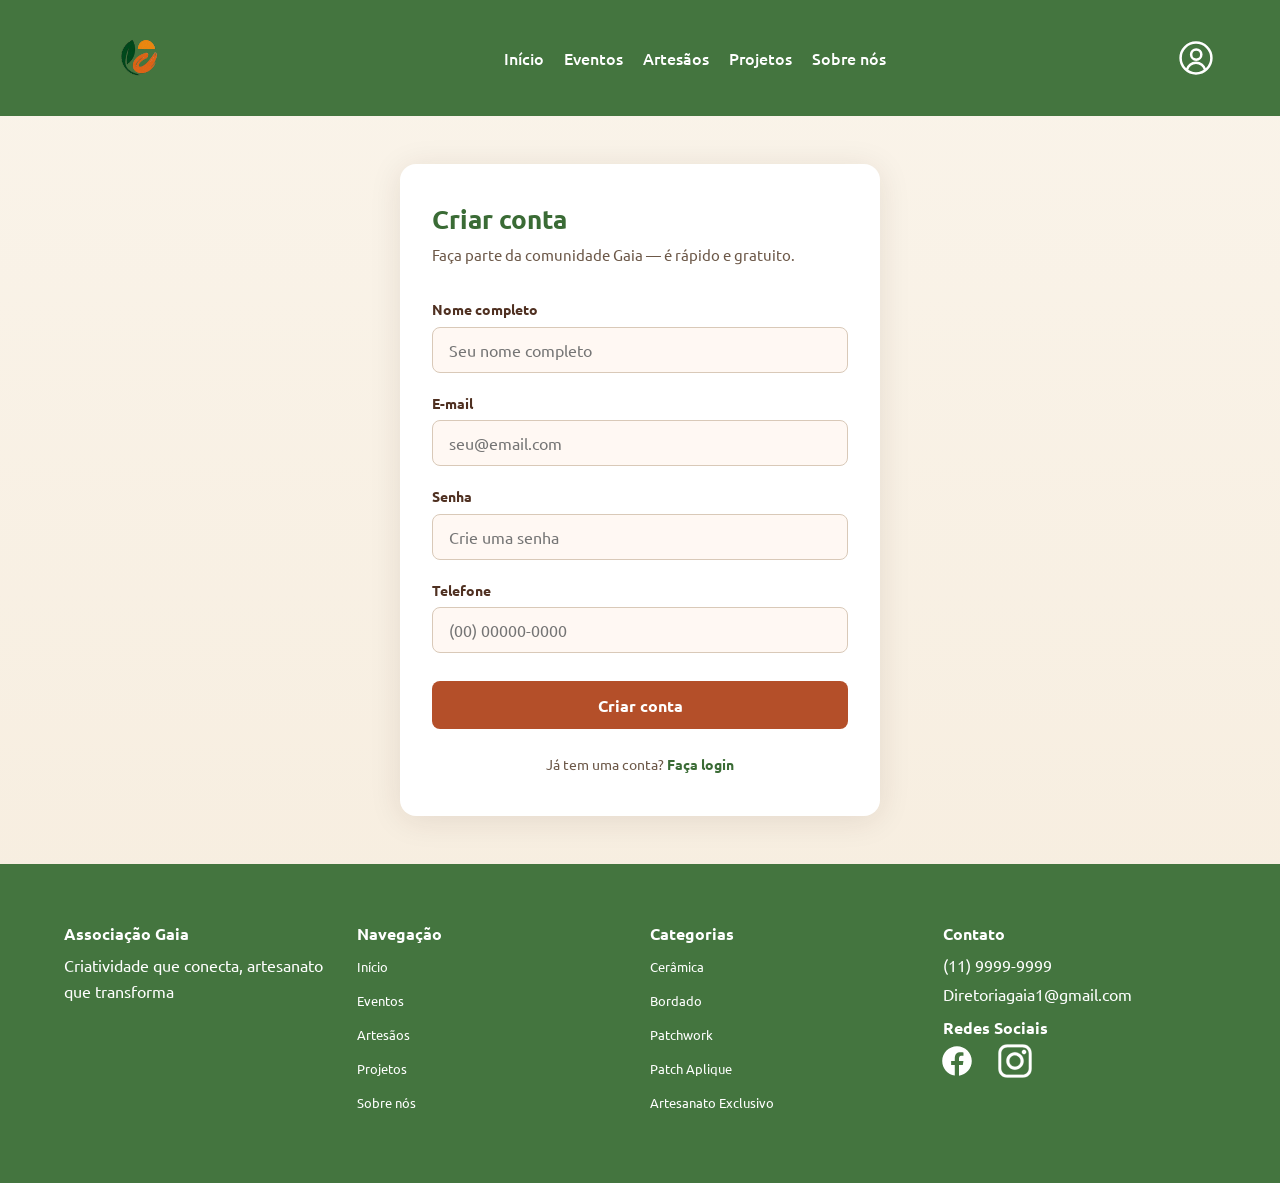
<file: pages/cadastro.html>
﻿<!DOCTYPE html>
<html lang="pt-BR">
<head>
    <meta charset="UTF-8">
    <meta name="viewport" content="width=device-width, initial-scale=1.0">
    <meta name="description" content="Crie sua conta na Associação Gaia e faça parte da nossa comunidade de artesãos e apoiadores.">
    <link rel="preconnect" href="https://fonts.googleapis.com">
    <link rel="preconnect" href="https://fonts.gstatic.com" crossorigin>
    <link href="https://fonts.googleapis.com/css2?family=Gravitas+One&family=Luckiest+Guy&family=Ubuntu:ital,wght@0,300;0,400;0,500;0,700;1,300;1,400;1,500;1,700&display=swap" rel="stylesheet">
    <title>Cadastro | Associação Gaia</title>
    <link rel="stylesheet" href="../css/style.css">
    <script src="../js/config.js"></script>
    <script src="../js/script.js" defer></script>
    <script src="../js/newsletter.js" defer></script>
</head>
<body class="ln-cad-page">
    <a href="#conteudo-principal" class="skip-link">Pular para o conteúdo principal</a>

    <!-- GLOBAL - HEADER PARA MOBILE E DESKTOP -->
    <header class="geral-header">
        <nav class="mobile-header">
            <div class="mobile-header-container-flexbox-pai">
                <img src="../assets/logo-associacao-gaia.svg" alt="logo-gaia" class="header-logo-img">
                <img src="../assets/icone-tres-linhas-header.svg" alt="tres-linhas" class="header-tamanho-imagens" id="mobile-header-btn-menu">
            </div>
        </nav>
        <nav class="desktop-header">
            <img src="../assets/logo-associacao-gaia.svg" alt="logo-gaia" class="header-logo-img">
            <ul class="desktop-header-container-flexbox-pai">
                <li><a href="../index.html">Início</a></li>
                <li><a href="eventos.html">Eventos</a></li>
                <li><a href="artesaos.html">Artesãos</a></li>
                <li><a href="projetos.html">Projetos</a></li>
                <li><a href="sobre-nos.html">Sobre nós</a></li>

                <li id="link-painel-admin" hidden><a href="painel-administrativo.html">Painel Administrativo</a></li>
            </ul>
            <div>
                <img src="../assets/icone-user-header.svg" alt="icone-usuario" class="icone-usuario">
            </div>
        </nav>
        <aside id="mobile-header-sidebar">
            <div class="mobile-sidebar-cima">
                <button id="mobile-btnFechar-sidebar">X</button>
            </div>
            <div class="mobile-usuario-sidebar">
                <img src="../assets/icone-user-header.svg" alt="icone-usuario-sidebar" class="mobile-icone-usuario">
                <span>Minha conta</span>
            </div>
            <nav>
                <ul class="mobile-sidebar">
                    <li><a href="../index.html">Início</a></li>
                    <li><a href="eventos.html">Eventos</a></li>
                    <li><a href="artesaos.html">Artesãos</a></li>
                    <li><a href="projetos.html">Projetos</a></li>
                    <li><a href="sobre-nos.html">Sobre nós</a></li>

                    <li id="link-painel-admin-mobile" hidden><a href="painel-administrativo.html">Painel Administrativo</a></li>
                </ul>
            </nav>
        </aside>
        <div id="mobile-header-overlay" class="mobile-header-overlay-class"></div>
    </header>

    <!-- ----- LANA — CADASTRO ----- -->
    <main class="ln-cad-main" id="conteudo-principal" tabindex="-1">
        <div class="ln-cad-card">
            <h1 class="ln-cad-titulo">Criar conta</h1>
            <p class="ln-cad-subtitulo">Faça parte da comunidade Gaia — é rápido e gratuito.</p>

            <!-- Formulário de cadastro -->
            <!-- Os campos nome, email, senha e telefone correspondem exatamente ao
                 contrato UsuarioCadastroDTO do back-end (POST /api/usuarios) -->
            <form id="ln-form-cadastro" novalidate>

                <!-- Campo: nome (obrigatório — @NotBlank no back-end) -->
                <div class="ln-cad-grupo">
                    <label class="ln-cad-label" for="ln-input-nome">Nome completo</label>
                    <input
                        class="ln-cad-input"
                        type="text"
                        id="ln-input-nome"
                        name="nome"
                        autocomplete="name"
                        placeholder="Seu nome completo"
                        required
                    >
                    <!-- Área onde mensagens de erro desse campo são exibidas -->
                    <span class="ln-cad-erro" id="ln-erro-nome" role="alert" hidden></span>
                </div>

                <!-- Campo: email (obrigatório, formato e-mail — @NotBlank @Email no back-end) -->
                <div class="ln-cad-grupo">
                    <label class="ln-cad-label" for="ln-input-email">E-mail</label>
                    <input
                        class="ln-cad-input"
                        type="email"
                        id="ln-input-email"
                        name="email"
                        autocomplete="email"
                        placeholder="seu@email.com"
                        required
                    >
                    <span class="ln-cad-erro" id="ln-erro-email" role="alert" hidden></span>
                </div>

                <!-- Campo: senha (obrigatório — @NotBlank no back-end) -->
                <div class="ln-cad-grupo">
                    <label class="ln-cad-label" for="ln-input-senha">Senha</label>
                    <input
                        class="ln-cad-input"
                        type="password"
                        id="ln-input-senha"
                        name="senha"
                        autocomplete="new-password"
                        placeholder="Crie uma senha"
                        required
                    >
                    <span class="ln-cad-erro" id="ln-erro-senha" role="alert" hidden></span>
                </div>

                <!-- Campo: telefone (obrigatório — @NotBlank no back-end) -->
                <div class="ln-cad-grupo">
                    <label class="ln-cad-label" for="ln-input-telefone">Telefone</label>
                    <input
                        class="ln-cad-input"
                        type="tel"
                        id="ln-input-telefone"
                        name="telefone"
                        autocomplete="tel"
                        placeholder="(00) 00000-0000"
                        required
                    >
                    <span class="ln-cad-erro" id="ln-erro-telefone" role="alert" hidden></span>
                </div>

                <!-- Área de erro global (erros não vinculados a campo específico, ex: HTTP 409) -->
                <span class="ln-cad-erro" id="ln-erro-global" role="alert" hidden></span>

                <!-- Botão de envio; desabilitado durante a requisição para evitar duplo envio -->
                <button class="ln-cad-btn" type="submit" id="ln-btn-cadastrar">
                    Criar conta
                </button>
            </form>

            <!-- Link para quem já tem conta -->
            <p class="ln-cad-link">
                Já tem uma conta? <a href="login.html">Faça login</a>
            </p>
        </div>
    </main>

    <!-- GLOBAL - FOOTER PARA MOBILE E DESKTOP -->
    <footer class="footer-container-grid-pai">
        <div class="footer-grid-bloco1">
            <h3>Associação Gaia</h3>
            <p>Criatividade que conecta, artesanato que transforma</p>
        </div>
        <div class="footer-grid-bloco2">
            <h4>Navegação</h4>
            <ul>
                <li><a href="../index.html">Início</a></li>
                <li><a href="eventos.html">Eventos</a></li>
                <li><a href="artesaos.html">Artesãos</a></li>
                <li><a href="projetos.html">Projetos</a></li>
                <li><a href="sobre-nos.html">Sobre nós</a></li>

                <li id="footer-painel-admin" hidden><a href="painel-administrativo.html">Painel Administrativo</a></li>
            </ul>
        </div>
        <div class="footer-grid-bloco3">
            <h4>Categorias</h4>
            <ul>
                <li><a href="artesaos.html" aria-label="Ver artesãos que trabalham com Cerâmica">Cerâmica</a></li>
                <li><a href="artesaos.html" aria-label="Ver artesãos que trabalham com Bordado">Bordado</a></li>
                <li><a href="artesaos.html" aria-label="Ver artesãos que trabalham com Patchwork">Patchwork</a></li>
                <li><a href="artesaos.html" aria-label="Ver artesãos que trabalham com Patch Aplique">Patch Aplique</a></li>
                <li><a href="artesaos.html" aria-label="Ver artesãos de Artesanato Exclusivo">Artesanato Exclusivo</a></li>
            </ul>
        </div>
        <div class="footer-grid-bloco4">
            <h4>Contato</h4>
            <p>(11) 9999-9999</p>
            <p>Diretoriagaia1@gmail.com</p>
            <h4>Redes Sociais</h4>
            <div>
                <a href="https://www.facebook.com/AssociacaoGAIA1" target="_blank">
                    <img src="../assets/icone-facebook-footer.svg" alt="icone-facebook-rodape"
                        class="header-tamanho-imagens footer-rede-social" loading="lazy" width="400" height="300">
                </a>
                <a href="https://www.instagram.com/associacaogaia/" target="_blank">
                    <img src="../assets/icone-instagram-footer.svg" alt="icone-instagram-rodape"
                        class="header-tamanho-imagens footer-rede-social" loading="lazy" width="400" height="300">
                </a>
            </div>
        </div>
    </footer>

    <div vw class="enabled">
    <div vw-access-button class="active"></div>
    <div vw-plugin-wrapper>
        <div class="vw-plugin-top-wrapper"></div>
    </div>
</div>

    <!-- ----- LANA — SCRIPT DE INTEGRAÇÃO: CADASTRO ----- -->
    <script>
    (() => {
        // ── Referências aos elementos do formulário
        const form      = document.getElementById('ln-form-cadastro');
        const btnEnviar = document.getElementById('ln-btn-cadastrar');

        // Campos de entrada
        const inputNome     = document.getElementById('ln-input-nome');
        const inputEmail    = document.getElementById('ln-input-email');
        const inputSenha    = document.getElementById('ln-input-senha');
        const inputTelefone = document.getElementById('ln-input-telefone');

        // Spans de erro individuais (por campo)
        const erroNome     = document.getElementById('ln-erro-nome');
        const erroEmail    = document.getElementById('ln-erro-email');
        const erroSenha    = document.getElementById('ln-erro-senha');
        const erroTelefone = document.getElementById('ln-erro-telefone');

        // Span de erro global (erros sem campo específico, ex: HTTP 409)
        const erroGlobal = document.getElementById('ln-erro-global');

        // ── Exibe uma mensagem de erro em um <span> específico
        function mostrarErro(spanErro, mensagem) {
            spanErro.textContent = mensagem;
            spanErro.hidden = false;
        }

        // ── Limpa todos os erros exibidos na tela antes de cada nova tentativa
        function limparErros() {
            [erroNome, erroEmail, erroSenha, erroTelefone, erroGlobal].forEach(span => {
                span.textContent = '';
                span.hidden = true;
            });
        }

        // ── Validação no lado do cliente (evita chamadas à API com campos em branco)
        function validarCampos(nome, email, senha, telefone) {
            let valido = true;

            if (!nome.trim()) {
                mostrarErro(erroNome, 'Por favor, informe seu nome completo.');
                valido = false;
            }

            if (!email.trim()) {
                mostrarErro(erroEmail, 'Por favor, informe seu e-mail.');
                valido = false;
            } else if (!/^[^\s@]+@[^\s@]+\.[^\s@]+$/.test(email.trim())) {
                // Validação básica de formato — o back-end faz a validação definitiva via @Email
                mostrarErro(erroEmail, 'Informe um e-mail válido.');
                valido = false;
            }

            if (!senha.trim()) {
                mostrarErro(erroSenha, 'Por favor, crie uma senha.');
                valido = false;
            }

            if (!telefone.trim()) {
                mostrarErro(erroTelefone, 'Por favor, informe seu telefone.');
                valido = false;
            }

            return valido;
        }

        // ── Listener de envio do formulário
        form.addEventListener('submit', async (evento) => {
            // Impede o comportamento padrão (recarregar a página)
            evento.preventDefault();

            // Limpa erros de tentativas anteriores
            limparErros();

            // Coleta os valores dos campos
            const nome     = inputNome.value;
            const email    = inputEmail.value;
            const senha    = inputSenha.value;
            const telefone = inputTelefone.value;

            // Valida no cliente antes de chamar a API
            if (!validarCampos(nome, email, senha, telefone)) return;

            // Desabilita o botão para evitar duplo envio durante a requisição
            btnEnviar.disabled = true;
            btnEnviar.textContent = 'Criando conta...';

            try {
                // ── POST /api/usuarios — cadastro de novo usuário
                // Corpo enviado: { nome, email, senha, telefone }
                // Corresponde exatamente ao UsuarioCadastroDTO do back-end
                const resposta = await fetch(`${API_BASE}/api/usuarios`, {
                    method: 'POST',
                    headers: { 'Content-Type': 'application/json' },
                    body: JSON.stringify({
                        nome:     nome.trim(),
                        email:    email.trim(),
                        senha:    senha,         // sem trim() em senha (espaços podem ser intencionais)
                        telefone: telefone.trim()
                    })
                });

                if (resposta.ok) {
                    // ── HTTP 200: conta criada com sucesso
                    // Redireciona para o login para o usuário entrar com as credenciais recém-criadas
                    window.location.href = 'login.html';

                } else if (resposta.status === 409) {
                    // ── HTTP 409 Conflict: e-mail já existe na base de dados
                    // O back-end retorna a mensagem como texto simples via GlobalExceptionHandler
                    const mensagem = await resposta.text();
                    mostrarErro(erroEmail, mensagem || 'Este e-mail já está cadastrado.');

                } else if (resposta.status === 400) {
                    // ── HTTP 400 Bad Request: falha de validação do Bean Validation
                    mostrarErro(erroGlobal, 'Verifique os dados informados e tente novamente.');

                } else {
                    // ── Outros erros inesperados do servidor
                    mostrarErro(erroGlobal, 'Ocorreu um erro inesperado. Tente novamente em instantes.');
                }

            } catch (erro) {
                // ── Erro de rede: API offline, CORS bloqueado, sem conexão etc.
                mostrarErro(erroGlobal, 'Não foi possível conectar ao servidor. Verifique sua conexão e tente novamente.');
                console.error('[Cadastro] Erro de rede:', erro);

            } finally {
                // Reabilita o botão independentemente do resultado
                btnEnviar.disabled = false;
                btnEnviar.textContent = 'Criar conta';
            }
        });
    })();
    </script>

</body>
</html>
</file>
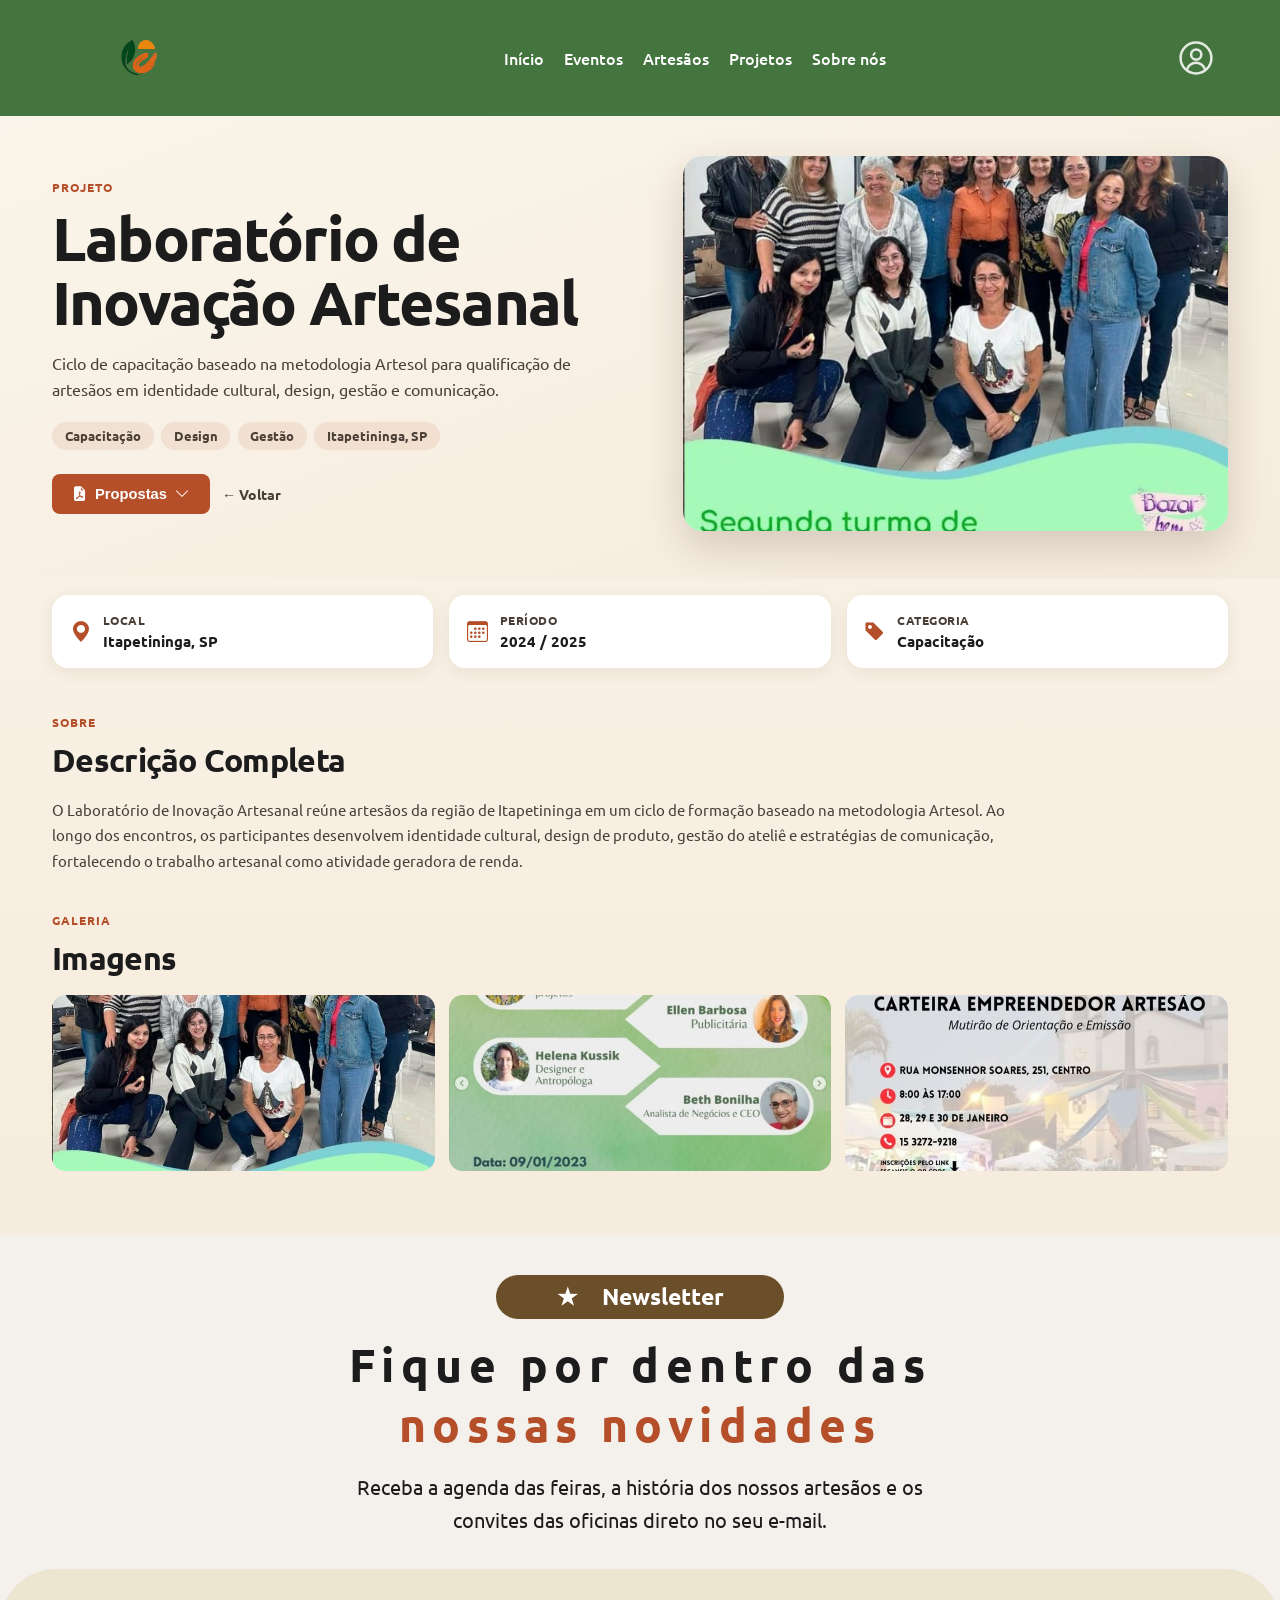
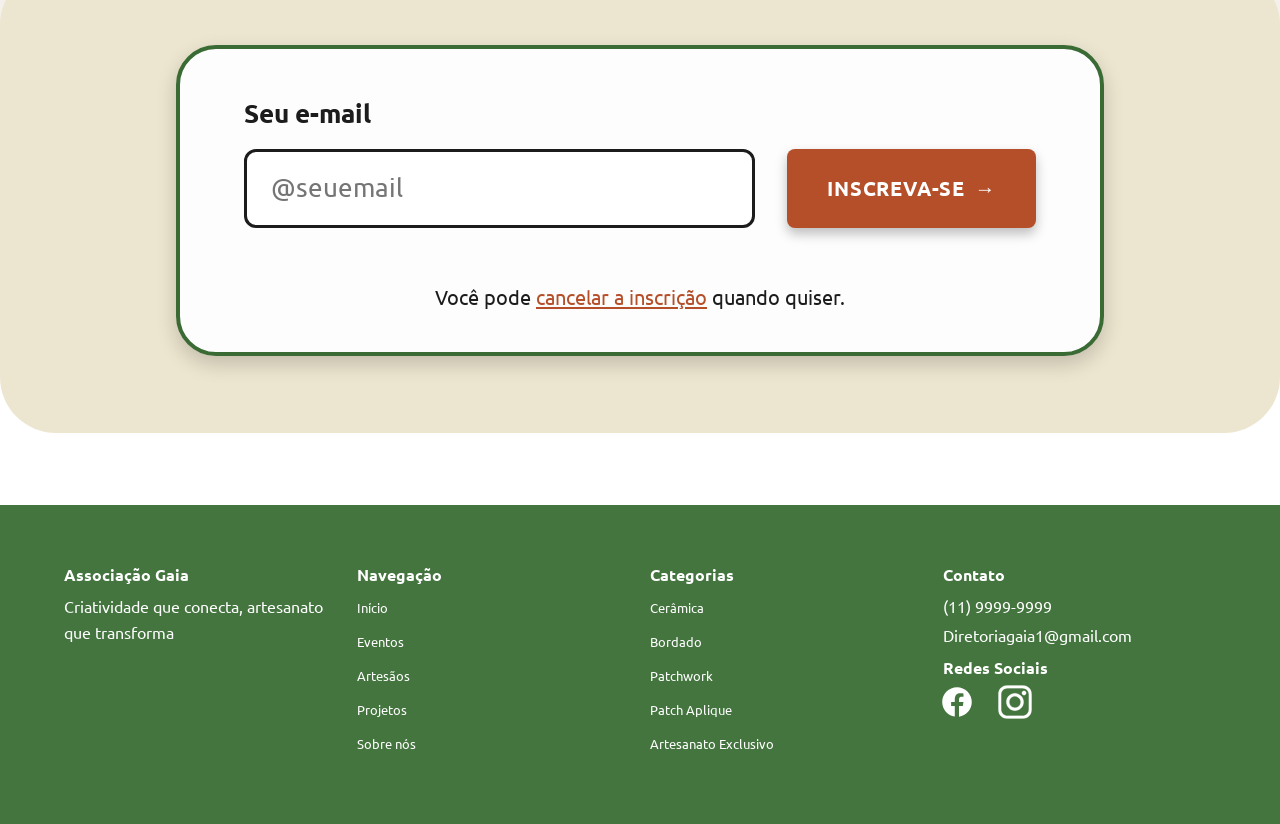
<file: pages/detalhe.html>
<!DOCTYPE html>
<html lang="pt-BR">
<head>
    <meta charset="UTF-8">
    <meta name="viewport" content="width=device-width, initial-scale=1.0">
    <link rel="preconnect" href="https://fonts.googleapis.com">
    <link rel="preconnect" href="https://fonts.gstatic.com" crossorigin>
    <link href="https://fonts.googleapis.com/css2?family=Gravitas+One&family=Luckiest+Guy&family=Ubuntu:ital,wght@0,300;0,400;0,500;0,700;1,300;1,400;1,500;1,700&display=swap" rel="stylesheet">
    <link rel="stylesheet" href="../assets/lib/bootstrap-icons/bootstrap-icons.css">
    <title>Detalhes | Associação Gaia</title>
    <link rel="stylesheet" href="../css/style.css">
    <script src="../js/config.js"></script>
    <script src="../js/script.js" defer></script>
    <script src="../js/newsletter.js" defer></script>
</head>
<body>
    <a href="#conteudo-principal" class="skip-link">Pular para o conteúdo principal</a>

    <!-- GLOBAL - HEADER PARA MOBILE E DESKTOP -->
    <header class="geral-header">
      <nav class="mobile-header">
        <div class="mobile-header-container-flexbox-pai">
            <img src="../assets/logo-associacao-gaia.svg" alt="logo-gaia" class="header-logo-img">
            <img src="../assets/icone-tres-linhas-header.svg" alt="tres-linhas" class="header-tamanho-imagens" id="mobile-header-btn-menu">
        </div>
      </nav>
      <nav class="desktop-header">
        <img src="../assets/logo-associacao-gaia.svg" alt="logo-gaia" class="header-logo-img">
        <ul class="desktop-header-container-flexbox-pai">
            <li><a href="../index.html">Início</a></li>
            <li><a href="eventos.html">Eventos</a></li>
            <li><a href="artesaos.html">Artesãos</a></li>
            <li><a href="projetos.html">Projetos</a></li>
            <li><a href="sobre-nos.html">Sobre nós</a></li>

            <li id="link-painel-admin" hidden><a href="painel-administrativo.html">Painel Administrativo</a></li>
        </ul>
        <div>
            <a href="login.html" aria-label="Entrar na minha conta">
                <img src="../assets/icone-user-header.svg" alt="icone-usuario" class="icone-usuario">
            </a>
        </div>
      </nav>
      <aside id="mobile-header-sidebar">
        <div class="mobile-sidebar-cima">
             <button id="mobile-btnFechar-sidebar">X</button>
        </div>
        <div class="mobile-usuario-sidebar">
            <a href="login.html" aria-label="Entrar na minha conta" class="mobile-usuario-sidebar-link">
                <img src="../assets/icone-user-header.svg" alt="icone-usuario-sidebar" class="mobile-icone-usuario">
                <span>Minha conta</span>
            </a>
        </div>
        <nav>
           <ul class="mobile-sidebar">
            <li><a href="../index.html">Início</a></li>
            <li><a href="eventos.html">Eventos</a></li>
            <li><a href="artesaos.html">Artesãos</a></li>
            <li><a href="projetos.html">Projetos</a></li>
            <li><a href="sobre-nos.html">Sobre nós</a></li>

            <li id="link-painel-admin-mobile" hidden><a href="painel-administrativo.html">Painel Administrativo</a></li>
           </ul>
        </nav>
      </aside>
      <div id="mobile-header-overlay" class="mobile-header-overlay-class"></div>
    </header>

    <!-- ----- SARA ----- -->
    <!-- DETALHE DE PROJETO / CURSO / PALESTRA -->

    <main class="sa-det-page pagina-base__gradiante" id="conteudo-principal" tabindex="-1">

        <!-- HERO -->
        <section class="sa-det-hero hero-base__gradiente">
            <div class="sa-det-wrap wrap-base__central">
                <div class="sa-det-hero-inner">
                    <div class="sa-det-hero-copy">
                        <p class="sa-det-label label-base__secao"></p>
                        <h1 class="hero-base__titulo"></h1>
                        <p class="sa-det-lead"></p>
                        <div class="sa-det-tags"></div>
                        <div class="sa-det-hero-actions">
                            <div class="sa-det-propostas">
                                <button type="button" class="sa-det-btn-principal sa-det-propostas-toggle" aria-expanded="false" aria-haspopup="true">
                                    <i class="bi bi-file-earmark-pdf-fill"></i> Propostas <i class="bi bi-chevron-down"></i>
                                </button>
                                <div class="sa-det-propostas-menu" hidden>
                                    <a href="../assets/Proposta - Associação Gaia.pdf" target="_blank" rel="noopener">
                                        <i class="bi bi-file-earmark-pdf"></i> Proposta Associação Gaia
                                    </a>
                                    <a href="../assets/Proposta Artesol Itapetininga.pdf" target="_blank" rel="noopener">
                                        <i class="bi bi-file-earmark-pdf"></i> Proposta Artesol Itapetininga
                                    </a>
                                </div>
                            </div>
                            <a href="projetos.html" class="sa-det-btn-ghost">← Voltar</a>
                        </div>
                    </div>
                    <div class="sa-det-hero-cover" aria-hidden="true"></div>
                </div>
            </div>
        </section>

        <!-- CONTEÚDO -->
        <section class="sa-det-content">
            <div class="sa-det-wrap wrap-base__central">

                <div class="sa-det-info-grid"></div>

                <div class="sa-det-section-head">
                    <p class="sa-det-label label-base__secao">Sobre</p>
                    <h2>Descrição Completa</h2>
                </div>
                <p class="sa-det-bio"></p>

                <div class="sa-det-section-head" style="margin-top: 2rem;">
                    <p class="sa-det-label label-base__secao">Galeria</p>
                    <h2>Imagens</h2>
                </div>
                <div class="sa-det-gallery-grid"></div>

            </div>
        </section>

    </main>

    <!-- GLOBAL - FOOTER PARA MOBILE E DESKTOP -->
    <footer class="footer-container-grid-pai">
        <div class="footer-grid-bloco1">
          <h3>Associação Gaia</h3>
          <p>Criatividade que conecta, artesanato que transforma</p>
        </div>
        <div class="footer-grid-bloco2">
            <h4>Navegação</h4>
            <ul>
                <li><a href="../index.html">Início</a></li>
                <li><a href="eventos.html">Eventos</a></li>
                <li><a href="artesaos.html">Artesãos</a></li>
                <li><a href="projetos.html">Projetos</a></li>
                <li><a href="sobre-nos.html">Sobre nós</a></li>

                <li id="footer-painel-admin" hidden><a href="painel-administrativo.html">Painel Administrativo</a></li>
            </ul>
        </div>
        <div class="footer-grid-bloco3">
            <h4>Categorias</h4>
            <ul>
                <li><a href="artesaos.html" aria-label="Ver artesãos que trabalham com Cerâmica">Cerâmica</a></li>
                <li><a href="artesaos.html" aria-label="Ver artesãos que trabalham com Bordado">Bordado</a></li>
                <li><a href="artesaos.html" aria-label="Ver artesãos que trabalham com Patchwork">Patchwork</a></li>
                <li><a href="artesaos.html" aria-label="Ver artesãos que trabalham com Patch Aplique">Patch Aplique</a></li>
                <li><a href="artesaos.html" aria-label="Ver artesãos de Artesanato Exclusivo">Artesanato Exclusivo</a></li>
            </ul>
        </div>
        <div class="footer-grid-bloco4">
            <h4>Contato</h4>
            <p>(11) 9999-9999</p>
            <p>Diretoriagaia1@gmail.com</p>

            <h4>Redes Sociais</h4>
            <div>
                <a href="https://www.facebook.com/AssociacaoGAIA1" target="_blank">
                    <img src="../assets/icone-facebook-footer.svg" alt="icone-facebook-rodape"
                        class="header-tamanho-imagens footer-rede-social" loading="lazy" width="400" height="300">
                </a>
                <a href="https://www.instagram.com/associacaogaia/" target="_blank">
                    <img src="../assets/icone-instagram-footer.svg" alt="icone-instagram-rodape"
                        class="header-tamanho-imagens footer-rede-social" loading="lazy" width="400" height="300">
                </a>
            </div>
        </div>
    </footer>

    <div vw class="enabled">
    <div vw-access-button class="active"></div>
    <div vw-plugin-wrapper>
        <div class="vw-plugin-top-wrapper"></div>
    </div>
</div>

    <script>
        (function () {
            var toggle = document.querySelector('.sa-det-propostas-toggle');
            var menu = document.querySelector('.sa-det-propostas-menu');
            if (!toggle || !menu) return;

            function closeMenu() {
                menu.hidden = true;
                toggle.setAttribute('aria-expanded', 'false');
            }

            toggle.addEventListener('click', function (event) {
                event.stopPropagation();
                var isOpen = !menu.hidden;
                menu.hidden = isOpen;
                toggle.setAttribute('aria-expanded', String(!isOpen));
            });

            document.addEventListener('click', function (event) {
                if (!menu.hidden && !menu.contains(event.target) && event.target !== toggle) {
                    closeMenu();
                }
            });

            document.addEventListener('keydown', function (event) {
                if (event.key === 'Escape' && !menu.hidden) {
                    closeMenu();
                }
            });
        })();
    </script>

</body>
</html>
</file>
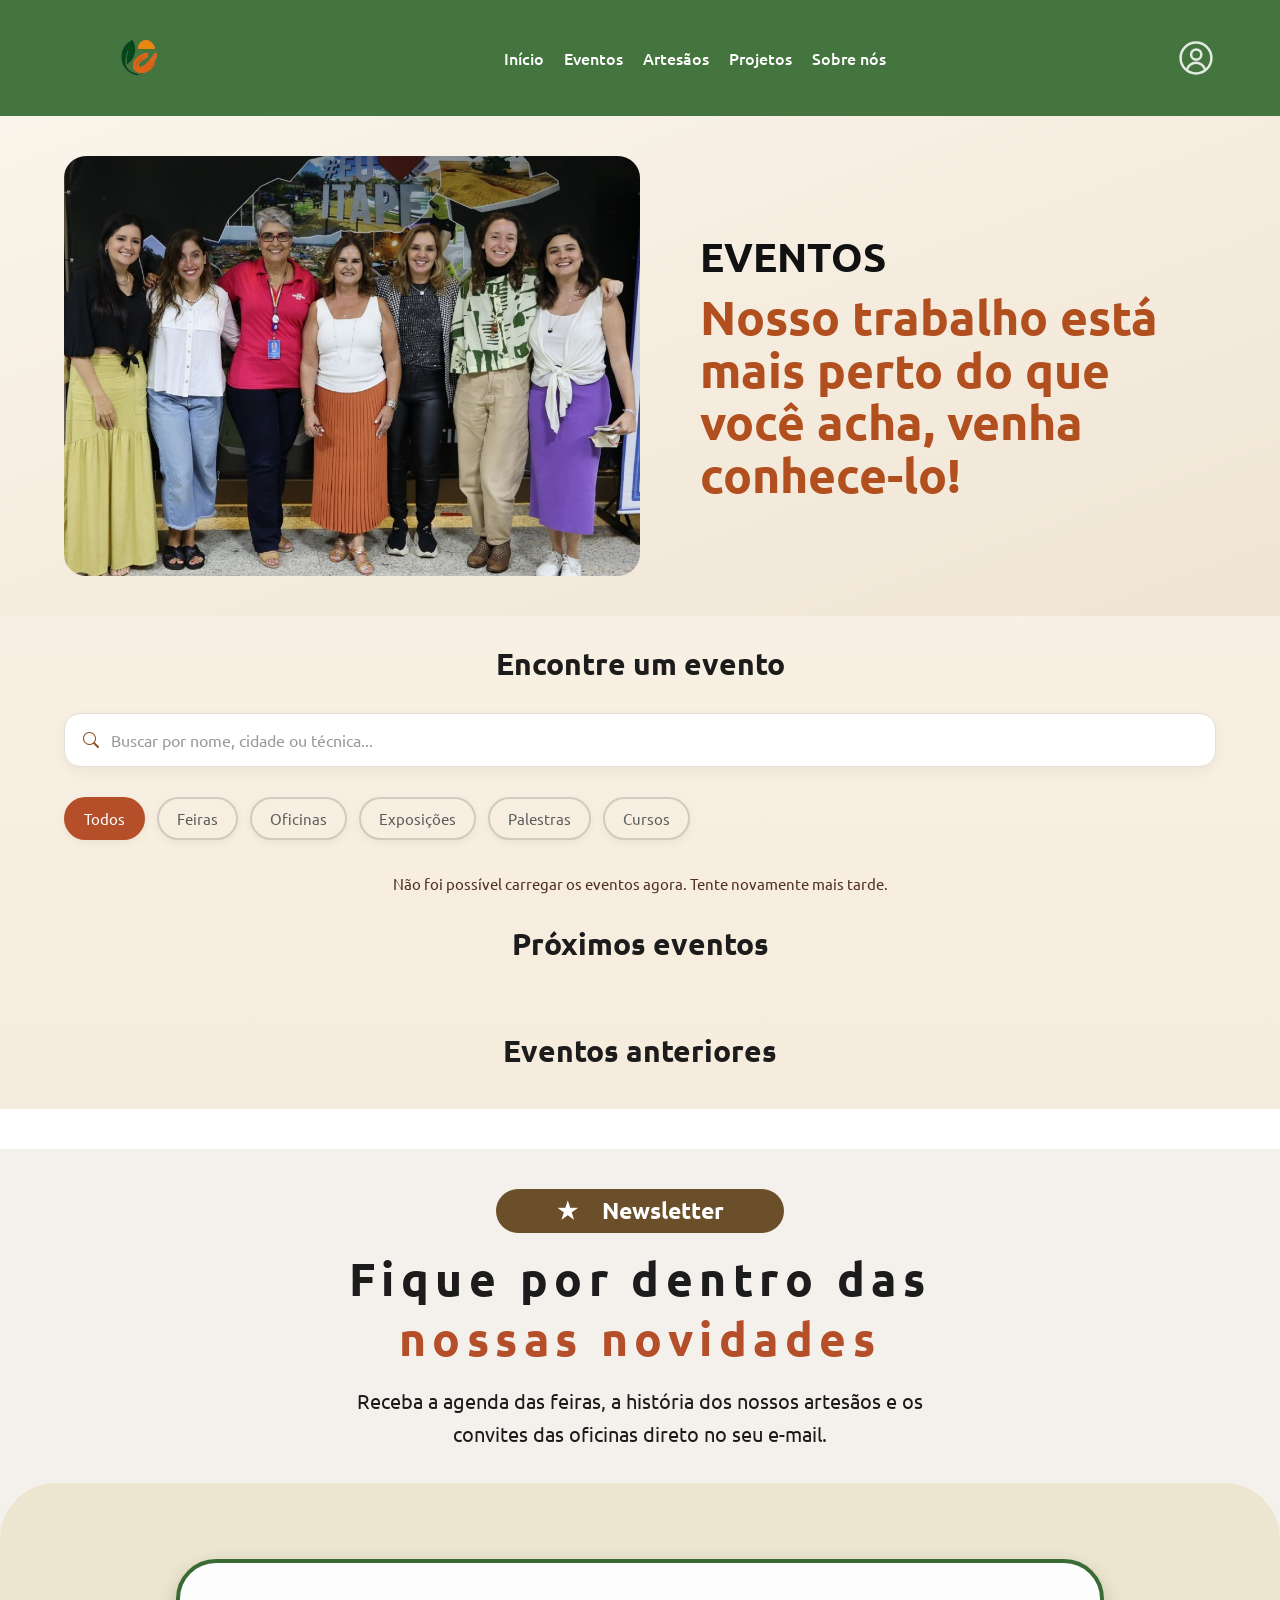
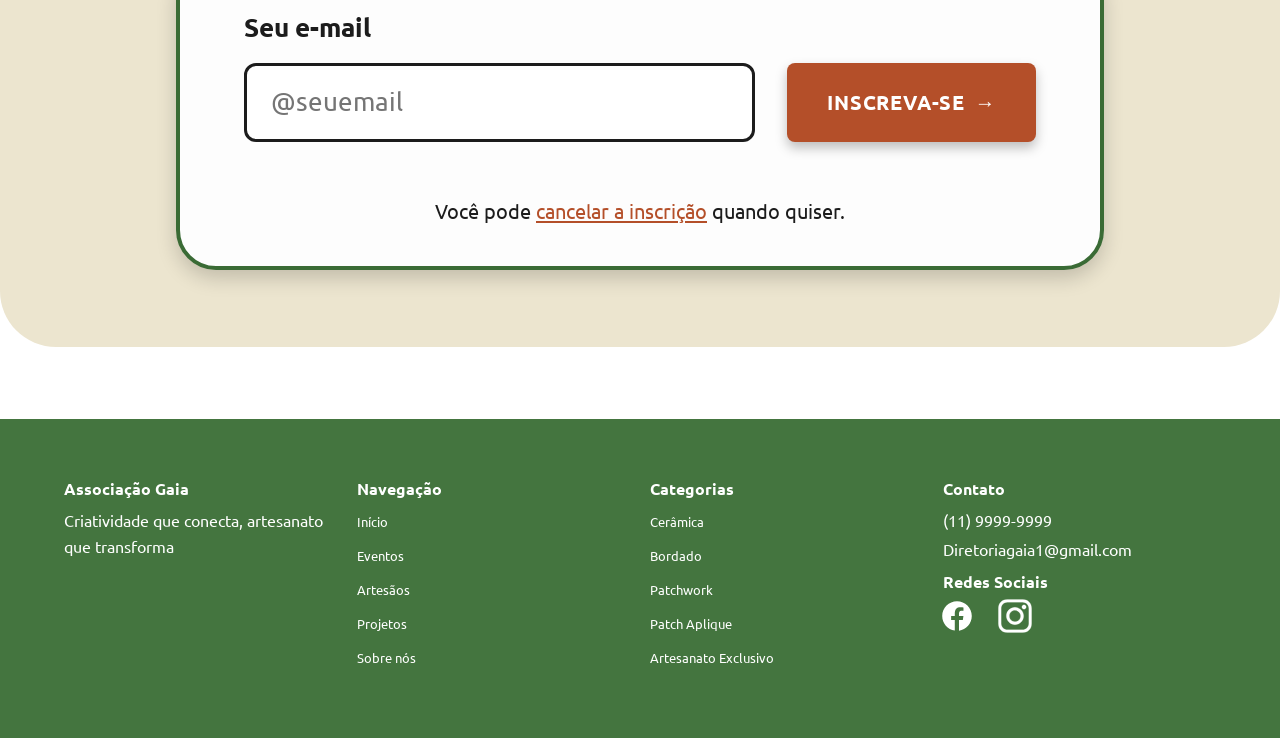
<file: pages/eventos.html>
<!DOCTYPE html>
<html lang="pt-BR">
<head>
    <meta charset="UTF-8">
    <meta name="viewport" content="width=device-width, initial-scale=1.0">
    <link rel="preconnect" href="https://fonts.googleapis.com">
<link rel="preconnect" href="https://fonts.gstatic.com" crossorigin>
<link href="https://fonts.googleapis.com/css2?family=Gravitas+One&family=Luckiest+Guy&family=Ubuntu:ital,wght@0,300;0,400;0,500;0,700;1,300;1,400;1,500;1,700&display=swap" rel="stylesheet">
    <title>Eventos | Associação Gaia</title>
    <link rel="stylesheet" href="../assets/lib/bootstrap-icons/bootstrap-icons.css">
    <link rel="stylesheet" href="../css/style.css">
    <script src="../js/config.js"></script>
    <script src="../js/script.js" defer></script>
    <script src="../js/newsletter.js" defer></script>
    <script src="../js/eventos.js" defer></script>
</head>
<body>
    <!-- GLOBAL - HEADER PARA MOBILE E DESKTOP -->
     
    <header class="geral-header"> <!-- classe global -->
    <!-- MOBILE -->
      <nav class="mobile-header">
        <div class="mobile-header-container-flexbox-pai">
            <img src="../assets/logo-associacao-gaia.svg" alt="logo-gaia" class="header-logo-img">
            <img src="../assets/icone-tres-linhas-header.svg" alt="tres-linhas" class="header-tamanho-imagens" id="mobile-header-btn-menu">
        </div>
      </nav>
      
      <!-- DESKTOP -->
      <nav class="desktop-header">  
        <img src="../assets/logo-associacao-gaia.svg" alt="logo-gaia" class="header-logo-img">
        <ul class="desktop-header-container-flexbox-pai">
            <li><a href="../index.html">Início</a></li>
            <li><a href="eventos.html">Eventos</a></li>
            <li><a href="artesaos.html">Artesãos</a></li>
            <li><a href="projetos.html">Projetos</a></li>
            <li><a href="sobre-nos.html">Sobre nós</a></li>

            <li id="link-painel-admin" hidden><a href="painel-administrativo.html">Painel Administrativo</a></li>
        </ul>
        <div>
            <a href="login.html" aria-label="Entrar na minha conta">
                <img src="../assets/icone-user-header.svg" alt="icone-usuario" class="icone-usuario">
            </a>
        </div>
      </nav>

      <aside id="mobile-header-sidebar">

        <div class="mobile-sidebar-cima">
             <button id="mobile-btnFechar-sidebar">X</button>
        </div>
       
        <div class="mobile-usuario-sidebar">
            <a href="login.html" aria-label="Entrar na minha conta" class="mobile-usuario-sidebar-link">
                <img src="../assets/icone-user-header.svg" alt="icone-usuario-sidebar" class="mobile-icone-usuario">
                <span>Minha conta</span>
            </a>
        </div>

        <nav>
           <ul class="mobile-sidebar">
            <li><a href="../index.html">Início</a></li>
            <li><a href="eventos.html">Eventos</a></li>
            <li><a href="artesaos.html">Artesãos</a></li>
            <li><a href="projetos.html">Projetos</a></li>
            <li><a href="sobre-nos.html">Sobre nós</a></li>

            <li id="link-painel-admin-mobile" hidden><a href="painel-administrativo.html">Painel Administrativo</a></li>
           </ul>
        </nav>
      </aside>

      <div id="mobile-header-overlay" class="mobile-header-overlay-class"></div>
    </header>

    <main class="ga-page-eventos">
        <section class="ga-bck-eventos">
            <img src="../assets/evento-principal.jpg" alt="Foto do grupo associação gaia">
            <div class="ga-titulo-eventos">
                <h1>Eventos</h1>
                <p class="ga-texto-titulo-eventos">Nosso trabalho está mais perto do que você acha, venha conhece-lo!</p>
            </div>
        </section>
        <div class="ga-container-eventos">
            <h2>Encontre um evento</h2>
            <div class="ga-barra-pesquisa-eventos">
                <label class="ga-search-bar-eventos" for="ga-input-pesquisa-eventos">
                <span class="ga-oculto">Buscar eventos por nome, cidade ou técnica</span>
                    <i class="bi bi-search"></i>
                    <input id="ga-input-pesquisa-eventos" type="search" placeholder="Buscar por nome, cidade ou técnica...">
                </label>
            </div>
            <div class="ga-filtros-eventos">
                <button class="ga-filtro-evento" data-filtro="todos">Todos</button>
                <button class="ga-filtro-evento" data-filtro="feira">Feiras</button>
                <button class="ga-filtro-evento" data-filtro="oficina">Oficinas</button>
                <button class="ga-filtro-evento" data-filtro="exposicao">Exposições</button>
                <button class="ga-filtro-evento" data-filtro="palestras">Palestras</button>
                <button class="ga-filtro-evento" data-filtro="cursos">Cursos</button>
            </div>

            <p id="ga-eventos-mensagem" class="ga-eventos-mensagem" role="status" aria-live="polite">Carregando eventos...</p>

            <h2 id="ga-titulo-proximos">Próximos eventos</h2>
            <div id="ga-lista-proximos-eventos" class="ga-itens-eventos"></div>

            <h2 id="ga-titulo-anteriores">Eventos anteriores</h2>
            <div id="ga-lista-eventos-anteriores" class="ga-itens-eventos"></div>
        </div>
    </main>

        <!-- GLOBAL - FOOTER PARA MOBILE E DESKTOP -->
        <footer class="footer-container-grid-pai">
            <div class="footer-grid-bloco1">
                <h3>Associação Gaia</h3>
                <p>Criatividade que conecta, artesanato que transforma</p>
            </div>
            
            <div class="footer-grid-bloco2">
                <h4>Navegação</h4>
                <ul>
                    <li><a href="../index.html">Início</a></li>
                    <li><a href="eventos.html">Eventos</a></li>
                    <li><a href="artesaos.html">Artesãos</a></li>
                    <li><a href="projetos.html">Projetos</a></li>
                    <li><a href="sobre-nos.html">Sobre nós</a></li>

                    <li id="footer-painel-admin" hidden><a href="painel-administrativo.html">Painel Administrativo</a></li>
                </ul>
            </div>
            
            <div class="footer-grid-bloco3">
                <h4>Categorias</h4>
                <ul>
                    <li><a href="artesaos.html" aria-label="Ver artesãos que trabalham com Cerâmica">Cerâmica</a></li>
                    <li><a href="artesaos.html" aria-label="Ver artesãos que trabalham com Bordado">Bordado</a></li>
                    <li><a href="artesaos.html" aria-label="Ver artesãos que trabalham com Patchwork">Patchwork</a></li>
                    <li><a href="artesaos.html" aria-label="Ver artesãos que trabalham com Patch Aplique">Patch Aplique</a></li>
                    <li><a href="artesaos.html" aria-label="Ver artesãos de Artesanato Exclusivo">Artesanato Exclusivo</a></li>
            </ul>
            </div>
            
            <div class="footer-grid-bloco4">
                <h4>Contato</h4>
                <p>(11) 9999-9999</p>
                <p>Diretoriagaia1@gmail.com</p>
                
            <h4>Redes Sociais</h4>
                <div>
                    <a href="https://www.facebook.com/AssociacaoGAIA1" target="_blank">
                        <img src="../assets/icone-facebook-footer.svg" alt="icone-facebook-rodape"
                            class="header-tamanho-imagens footer-rede-social" loading="lazy" width="400" height="300">
                    </a>
                    <a href="https://www.instagram.com/associacaogaia/" target="_blank">
                        <img src="../assets/icone-instagram-footer.svg" alt="icone-instagram-rodape"
                            class="header-tamanho-imagens footer-rede-social" loading="lazy" width="400" height="300">
                    </a>
                </div>
            </div>   
        </footer>
            <div vw class="enabled">
    <div vw-access-button class="active"></div>
    <div vw-plugin-wrapper>
        <div class="vw-plugin-top-wrapper"></div>
    </div>
</div>
</body>
</html>
</file>
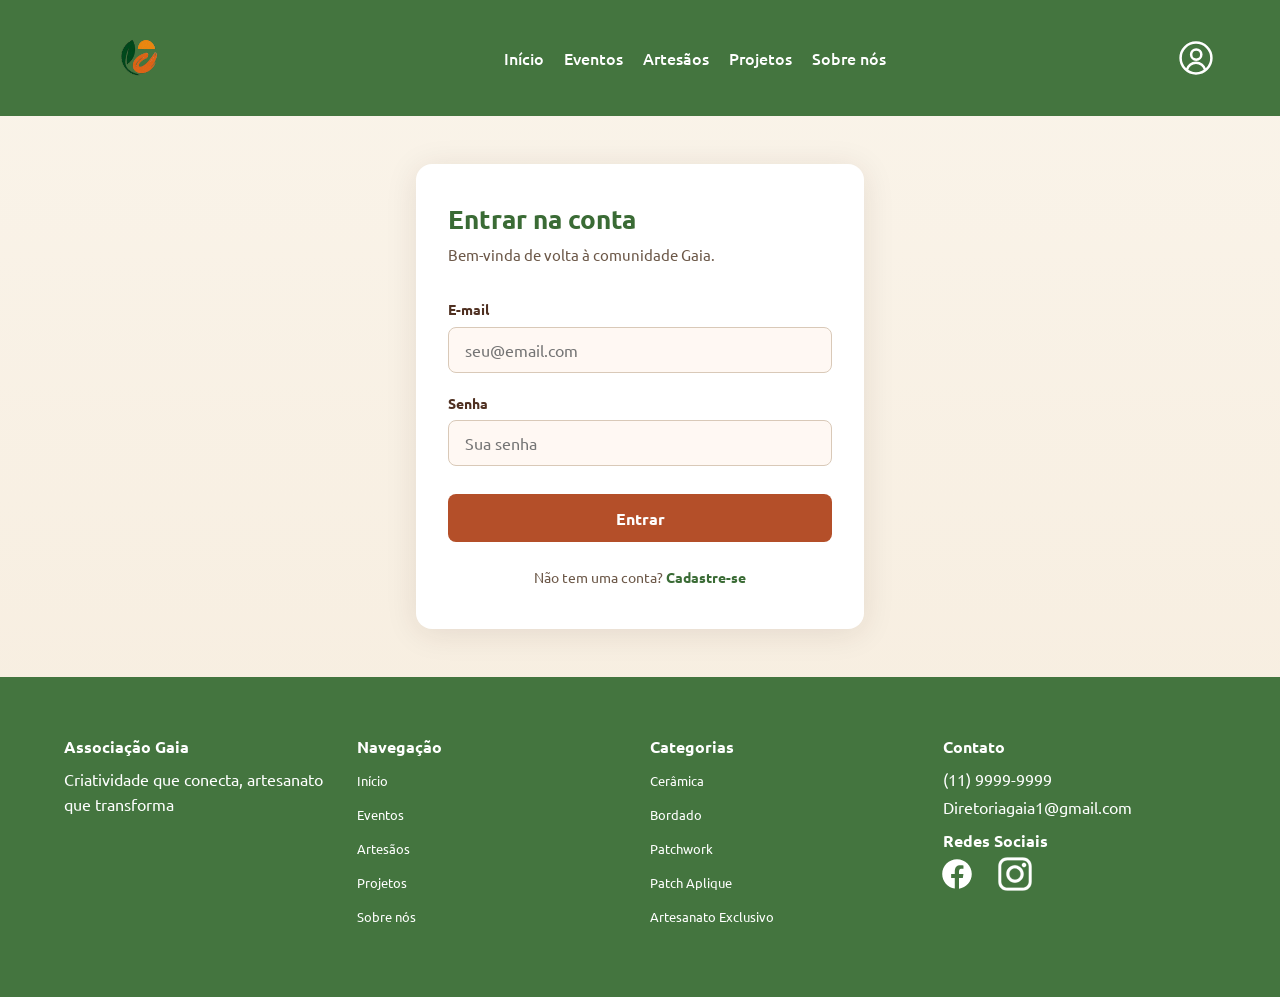
<file: pages/login.html>
﻿<!DOCTYPE html>
<html lang="pt-BR">
<head>
    <meta charset="UTF-8">
    <meta name="viewport" content="width=device-width, initial-scale=1.0">
    <meta name="description" content="Acesse sua conta na Associação Gaia para gerenciar seu perfil e acompanhar eventos e projetos.">
    <link rel="preconnect" href="https://fonts.googleapis.com">
    <link rel="preconnect" href="https://fonts.gstatic.com" crossorigin>
    <link href="https://fonts.googleapis.com/css2?family=Gravitas+One&family=Luckiest+Guy&family=Ubuntu:ital,wght@0,300;0,400;0,500;0,700;1,300;1,400;1,500;1,700&display=swap" rel="stylesheet">
    <title>Login | Associação Gaia</title>
    <link rel="stylesheet" href="../css/style.css">
    <script src="../js/config.js"></script>
    <script src="../js/script.js" defer></script>
    <script src="../js/newsletter.js" defer></script>
</head>
<body class="la-login-page">
    <a href="#conteudo-principal" class="skip-link">Pular para o conteúdo principal</a>

    <!-- GLOBAL - HEADER PARA MOBILE E DESKTOP -->
    <header class="geral-header">
        <nav class="mobile-header">
            <div class="mobile-header-container-flexbox-pai">
                <img src="../assets/logo-associacao-gaia.svg" alt="logo-gaia" class="header-logo-img">
                <img src="../assets/icone-tres-linhas-header.svg" alt="tres-linhas" class="header-tamanho-imagens" id="mobile-header-btn-menu">
            </div>
        </nav>
        <nav class="desktop-header">
            <img src="../assets/logo-associacao-gaia.svg" alt="logo-gaia" class="header-logo-img">
            <ul class="desktop-header-container-flexbox-pai">
                <li><a href="../index.html">Início</a></li>
                <li><a href="eventos.html">Eventos</a></li>
                <li><a href="artesaos.html">Artesãos</a></li>
                <li><a href="projetos.html">Projetos</a></li>
                <li><a href="sobre-nos.html">Sobre nós</a></li>

                <li id="link-painel-admin" hidden><a href="painel-administrativo.html">Painel Administrativo</a></li>
            </ul>
            <div>
                <img src="../assets/icone-user-header.svg" alt="icone-usuario" class="icone-usuario">
            </div>
        </nav>
        <aside id="mobile-header-sidebar">
            <div class="mobile-sidebar-cima">
                <button id="mobile-btnFechar-sidebar">X</button>
            </div>
            <div class="mobile-usuario-sidebar">
                <img src="../assets/icone-user-header.svg" alt="icone-usuario-sidebar" class="mobile-icone-usuario">
                <span>Minha conta</span>
            </div>
            <nav>
                <ul class="mobile-sidebar">
                    <li><a href="../index.html">Início</a></li>
                    <li><a href="eventos.html">Eventos</a></li>
                    <li><a href="artesaos.html">Artesãos</a></li>
                    <li><a href="projetos.html">Projetos</a></li>
                    <li><a href="sobre-nos.html">Sobre nós</a></li>

                    <li id="link-painel-admin-mobile" hidden><a href="painel-administrativo.html">Painel Administrativo</a></li>
                </ul>
            </nav>
        </aside>
        <div id="mobile-header-overlay" class="mobile-header-overlay-class"></div>
    </header>

    <!-- ----- LARISSA — LOGIN ----- -->
    <main class="la-login-main" id="conteudo-principal" tabindex="-1">
        <div class="la-login-card">
            <h1 class="la-login-titulo">Entrar na conta</h1>
            <p class="la-login-subtitulo">Bem-vinda de volta à comunidade Gaia.</p>

            <!-- Formulário de login -->
            <!-- Os campos email e senha correspondem exatamente ao
                 contrato LoginDTO do back-end (POST /api/usuarios/login) -->
            <form id="la-form-login" novalidate>

                <!-- Campo: email (obrigatório, formato e-mail — @NotBlank @Email no back-end) -->
                <div class="la-login-grupo">
                    <label class="la-login-label" for="la-input-email">E-mail</label>
                    <input
                        class="la-login-input"
                        type="email"
                        id="la-input-email"
                        name="email"
                        autocomplete="email"
                        placeholder="seu@email.com"
                        required
                    >
                </div>

                <!-- Campo: senha (obrigatório — @NotBlank no back-end) -->
                <div class="la-login-grupo">
                    <label class="la-login-label" for="la-input-senha">Senha</label>
                    <input
                        class="la-login-input"
                        type="password"
                        id="la-input-senha"
                        name="senha"
                        autocomplete="current-password"
                        placeholder="Sua senha"
                        required
                    >
                </div>

                <!-- Área de erro global (credenciais inválidas — HTTP 401, ou erro de rede) -->
                <span class="la-login-erro" id="la-erro-login" role="alert" hidden></span>

                <!-- Botão de envio; desabilitado durante a requisição para evitar duplo clique -->
                <button class="la-login-btn" type="submit" id="la-btn-entrar">
                    Entrar
                </button>
            </form>

            <!-- Link para quem não tem conta -->
            <p class="la-login-link">
                Não tem uma conta? <a href="cadastro.html">Cadastre-se</a>
            </p>
        </div>
    </main>

    <!-- GLOBAL - FOOTER PARA MOBILE E DESKTOP -->
    <footer class="footer-container-grid-pai">
        <div class="footer-grid-bloco1">
            <h3>Associação Gaia</h3>
            <p>Criatividade que conecta, artesanato que transforma</p>
        </div>
        <div class="footer-grid-bloco2">
            <h4>Navegação</h4>
            <ul>
                <li><a href="../index.html">Início</a></li>
                <li><a href="eventos.html">Eventos</a></li>
                <li><a href="artesaos.html">Artesãos</a></li>
                <li><a href="projetos.html">Projetos</a></li>
                <li><a href="sobre-nos.html">Sobre nós</a></li>

                <li id="footer-painel-admin" hidden><a href="painel-administrativo.html">Painel Administrativo</a></li>
            </ul>
        </div>
        <div class="footer-grid-bloco3">
            <h4>Categorias</h4>
            <ul>
                <li><a href="artesaos.html" aria-label="Ver artesãos que trabalham com Cerâmica">Cerâmica</a></li>
                <li><a href="artesaos.html" aria-label="Ver artesãos que trabalham com Bordado">Bordado</a></li>
                <li><a href="artesaos.html" aria-label="Ver artesãos que trabalham com Patchwork">Patchwork</a></li>
                <li><a href="artesaos.html" aria-label="Ver artesãos que trabalham com Patch Aplique">Patch Aplique</a></li>
                <li><a href="artesaos.html" aria-label="Ver artesãos de Artesanato Exclusivo">Artesanato Exclusivo</a></li>
            </ul>
        </div>
        <div class="footer-grid-bloco4">
            <h4>Contato</h4>
            <p>(11) 9999-9999</p>
            <p>Diretoriagaia1@gmail.com</p>
            <h4>Redes Sociais</h4>
            <div>
                <a href="https://www.facebook.com/AssociacaoGAIA1" target="_blank">
                    <img src="../assets/icone-facebook-footer.svg" alt="icone-facebook-rodape"
                        class="header-tamanho-imagens footer-rede-social" loading="lazy" width="400" height="300">
                </a>
                <a href="https://www.instagram.com/associacaogaia/" target="_blank">
                    <img src="../assets/icone-instagram-footer.svg" alt="icone-instagram-rodape"
                        class="header-tamanho-imagens footer-rede-social" loading="lazy" width="400" height="300">
                </a>
            </div>
        </div>
    </footer>

    <div vw class="enabled">
    <div vw-access-button class="active"></div>
    <div vw-plugin-wrapper>
        <div class="vw-plugin-top-wrapper"></div>
    </div>
</div>

    <!-- ----- LARISSA — SCRIPT DE INTEGRAÇÃO: LOGIN ----- -->
    <script>
    (() => {
        // ── Referências aos elementos do formulário
        const form      = document.getElementById('la-form-login');
        const btnEntrar = document.getElementById('la-btn-entrar');

        // Campos de entrada
        const inputEmail = document.getElementById('la-input-email');
        const inputSenha = document.getElementById('la-input-senha');

        // Span de erro global (credenciais inválidas ou erro de rede)
        const erroLogin = document.getElementById('la-erro-login');

        // ── Exibe a mensagem de erro global
        function mostrarErro(mensagem) {
            erroLogin.textContent = mensagem;
            erroLogin.hidden = false;
        }

        // ── Limpa o erro antes de cada nova tentativa
        function limparErro() {
            erroLogin.textContent = '';
            erroLogin.hidden = true;
        }

        // ── Validação mínima no cliente antes de chamar a API
        function validarCampos(email, senha) {
            if (!email.trim() || !senha.trim()) {
                mostrarErro('Preencha o e-mail e a senha para entrar.');
                return false;
            }
            return true;
        }

        // ── Listener de envio do formulário
        form.addEventListener('submit', async (evento) => {
            // Impede o comportamento padrão (recarregar a página)
            evento.preventDefault();

            // Limpa erro de tentativa anterior
            limparErro();

            // Coleta os valores dos campos
            const email = inputEmail.value;
            const senha = inputSenha.value;

            // Valida no cliente antes de chamar a API
            if (!validarCampos(email, senha)) return;

            // Desabilita o botão para evitar duplo clique durante a requisição
            btnEntrar.disabled = true;
            btnEntrar.textContent = 'Entrando...';

            try {
                // ── POST /api/usuarios/login — autenticação
                // Corpo enviado: { email, senha }
                // Corresponde exatamente ao LoginDTO do back-end
                const resposta = await fetch(`${API_BASE}/api/usuarios/login`, {
                    method: 'POST',
                    headers: { 'Content-Type': 'application/json' },
                    body: JSON.stringify({
                        email: email.trim(),
                        senha: senha             // sem trim() em senha (espaços podem ser intencionais)
                    })
                });

                if (resposta.ok) {
                    // ── HTTP 200: login bem-sucedido
                    // O back-end retorna LoginResponseDTO: { token, usuario }
                    const dados = await resposta.json();

                    // Salva o token JWT no localStorage para uso em requisições autenticadas futuras
                    // Chave "gaia_token" — consistente para o restante da aplicação usar
                    localStorage.setItem('gaia_token', dados.token);

                    // Salva os dados básicos do usuário (sem senha) para exibição na interface
                    // Os campos vêm de UsuarioResponseDTO: { idUsuario, nome, email, telefone, dataCadastro, tipoUsuario }
                    localStorage.setItem('gaia_usuario', JSON.stringify(dados.usuario));

                    // Redireciona para a página inicial após login bem-sucedido
                    window.location.href = '../index.html';

                } else if (resposta.status === 401) {
                    // ── HTTP 401 Unauthorized: e-mail ou senha incorretos
                    // O back-end retorna a mensagem como texto simples via GlobalExceptionHandler
                    const mensagem = await resposta.text();
                    mostrarErro(mensagem || 'E-mail ou senha incorretos. Verifique e tente novamente.');

                } else if (resposta.status === 400) {
                    // ── HTTP 400 Bad Request: falha de validação do Bean Validation
                    mostrarErro('Verifique os dados informados e tente novamente.');

                } else {
                    // ── Outros erros inesperados do servidor
                    mostrarErro('Ocorreu um erro inesperado. Tente novamente em instantes.');
                }

            } catch (erro) {
                // ── Erro de rede: API offline, CORS bloqueado, sem conexão etc.
                mostrarErro('Não foi possível conectar ao servidor. Verifique sua conexão e tente novamente.');
                console.error('[Login] Erro de rede:', erro);

            } finally {
                // Reabilita o botão independentemente do resultado
                btnEntrar.disabled = false;
                btnEntrar.textContent = 'Entrar';
            }
        });
    })();
    </script>

</body>
</html>
</file>
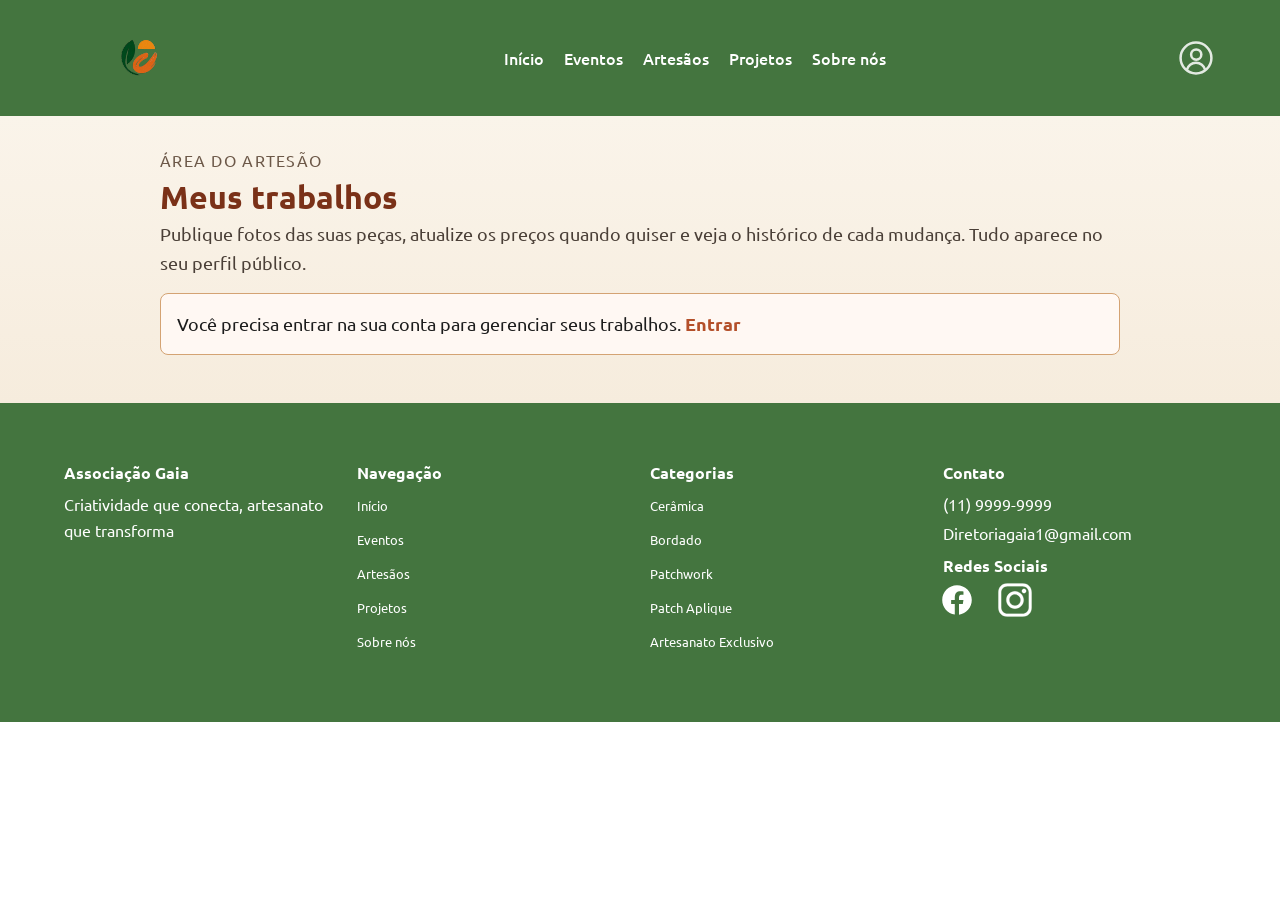
<file: pages/meus-trabalhos.html>
<!DOCTYPE html>
<html lang="pt-BR">
<head>
    <meta charset="UTF-8">
    <meta name="viewport" content="width=device-width, initial-scale=1.0">
    <link rel="preconnect" href="https://fonts.googleapis.com">
    <link rel="preconnect" href="https://fonts.gstatic.com" crossorigin>
    <link href="https://fonts.googleapis.com/css2?family=Gravitas+One&family=Luckiest+Guy&family=Ubuntu:ital,wght@0,300;0,400;0,500;0,700;1,300;1,400;1,500;1,700&display=swap" rel="stylesheet">
    <link rel="stylesheet" href="../assets/lib/bootstrap-icons/bootstrap-icons.css">
    <title>Meus trabalhos | Associação Gaia</title>
    <link rel="stylesheet" href="../css/style.css">
    <script src="../js/config.js"></script>
    <script src="../js/script.js" defer></script>
    <script src="../js/newsletter.js" defer></script>
    <script src="../js/meus-trabalhos.js" defer></script>
</head>
<body>
    <a href="#conteudo-principal" class="skip-link">Pular para o conteúdo principal</a>

    <!-- GLOBAL - HEADER PARA MOBILE E DESKTOP -->
    <header class="geral-header">
      <nav class="mobile-header">
        <div class="mobile-header-container-flexbox-pai">
            <img src="../assets/logo-associacao-gaia.svg" alt="logo-gaia" class="header-logo-img">
            <img src="../assets/icone-tres-linhas-header.svg" alt="tres-linhas" class="header-tamanho-imagens" id="mobile-header-btn-menu">
        </div>
      </nav>
      <nav class="desktop-header">
        <img src="../assets/logo-associacao-gaia.svg" alt="logo-gaia" class="header-logo-img">
        <ul class="desktop-header-container-flexbox-pai">
            <li><a href="../index.html">Início</a></li>
            <li><a href="eventos.html">Eventos</a></li>
            <li><a href="artesaos.html">Artesãos</a></li>
            <li><a href="projetos.html">Projetos</a></li>
            <li><a href="sobre-nos.html">Sobre nós</a></li>

            <li id="link-painel-admin" hidden><a href="painel-administrativo.html">Painel Administrativo</a></li>
        </ul>
        <div>
            <a href="login.html" aria-label="Entrar na minha conta">
                <img src="../assets/icone-user-header.svg" alt="icone-usuario" class="icone-usuario">
            </a>
        </div>
      </nav>
      <aside id="mobile-header-sidebar">
        <div class="mobile-sidebar-cima">
             <button id="mobile-btnFechar-sidebar">X</button>
        </div>
        <div class="mobile-usuario-sidebar">
            <a href="login.html" aria-label="Entrar na minha conta" class="mobile-usuario-sidebar-link">
                <img src="../assets/icone-user-header.svg" alt="icone-usuario-sidebar" class="mobile-icone-usuario">
                <span>Minha conta</span>
            </a>
        </div>
        <nav>
           <ul class="mobile-sidebar">
            <li><a href="../index.html">Início</a></li>
            <li><a href="eventos.html">Eventos</a></li>
            <li><a href="artesaos.html">Artesãos</a></li>
            <li><a href="projetos.html">Projetos</a></li>
            <li><a href="sobre-nos.html">Sobre nós</a></li>

            <li id="link-painel-admin-mobile" hidden><a href="painel-administrativo.html">Painel Administrativo</a></li>
           </ul>
        </nav>
      </aside>
      <div id="mobile-header-overlay" class="mobile-header-overlay-class"></div>
    </header>

    <!-- ----- LANA ----- -->
    <!-- MEUS TRABALHOS: área exclusiva do artesão (cards com foto, preço e histórico) -->
    <main class="ln-trab-page pagina-base__gradiante" id="conteudo-principal" tabindex="-1">
      <div class="ln-trab-wrap wrap-base__central" id="ln-trab-pagina">

        <header class="ln-trab-topo">
          <p class="ln-trab-label">Área do artesão</p>
          <h1>Meus trabalhos</h1>
          <p class="ln-trab-sub">Publique fotos das suas peças, atualize os preços quando quiser e veja o histórico de cada mudança. Tudo aparece no seu perfil público.</p>
          <p class="ln-trab-contador" id="ln-trab-contador" aria-live="polite"></p>
        </header>

        <!-- Aviso quando não está logado / não é artesão -->
        <p class="ln-trab-aviso" id="ln-trab-aviso" role="alert" hidden></p>

        <div id="ln-trab-conteudo" hidden>

          <!-- FORMULÁRIO (criar e editar) -->
          <form id="ln-trab-form" class="ln-trab-form" novalidate>
            <h2 id="ln-trab-form-titulo">Adicionar trabalho</h2>

            <div class="ln-trab-campo">
              <label for="ln-trab-imagem" id="ln-trab-label-imagem">Foto da peça *</label>
              <input type="file" id="ln-trab-imagem" accept="image/jpeg,image/png,image/webp" aria-describedby="ln-trab-dica-imagem ln-trab-erro-imagem">
              <small class="ln-trab-dica" id="ln-trab-dica-imagem">JPG, PNG ou WEBP, de até 5 MB.</small>
              <small class="ln-trab-erro" id="ln-trab-erro-imagem" role="alert"></small>
              <img id="ln-trab-preview" class="ln-trab-preview" alt="Pré-visualização da foto escolhida" hidden>
            </div>

            <div class="ln-trab-campo">
              <label for="ln-trab-legenda">Nome da peça (legenda) *</label>
              <input type="text" id="ln-trab-legenda" maxlength="150" placeholder="Ex.: Vaso de cerâmica esmaltada" required>
              <small class="ln-trab-erro" id="ln-trab-erro-legenda" role="alert"></small>
            </div>

            <div class="ln-trab-linha">
              <div class="ln-trab-campo">
                <label for="ln-trab-categoria">Categoria</label>
                <input type="text" id="ln-trab-categoria" maxlength="100" placeholder="Ex.: Cerâmica">
                <small class="ln-trab-erro" id="ln-trab-erro-categoria" role="alert"></small>
              </div>

              <div class="ln-trab-campo">
                <label for="ln-trab-preco">Preço (R$)</label>
                <input type="text" id="ln-trab-preco" inputmode="decimal" placeholder="Ex.: 120,00" aria-describedby="ln-trab-dica-preco ln-trab-erro-preco">
                <small class="ln-trab-dica" id="ln-trab-dica-preco">Deixe em branco para exibir &ldquo;Sob consulta&rdquo;.</small>
                <small class="ln-trab-erro" id="ln-trab-erro-preco" role="alert"></small>
              </div>
            </div>

            <div class="ln-trab-campo">
              <label for="ln-trab-descricao">Descrição</label>
              <textarea id="ln-trab-descricao" rows="4" placeholder="Conte um pouco sobre a peça: material, tamanho, tempo de produção..."></textarea>
            </div>

            <p class="ln-trab-msg" id="ln-trab-msg" role="status" aria-live="polite" hidden></p>

            <div class="ln-trab-acoes">
              <button type="submit" class="ln-trab-btn ln-trab-btn--principal" id="ln-trab-btn-salvar">Adicionar trabalho</button>
              <button type="button" class="ln-trab-btn ln-trab-btn--secundario" id="ln-trab-btn-cancelar" hidden>Cancelar edição</button>
            </div>
          </form>

          <!-- LISTA -->
          <section aria-labelledby="ln-trab-lista-titulo">
            <h2 id="ln-trab-lista-titulo">Meus trabalhos publicados</h2>
            <p class="ln-trab-vazio" id="ln-trab-vazio" hidden>Você ainda não publicou nenhum trabalho.</p>
            <div class="ln-trab-grid" id="ln-trab-lista"></div>
          </section>
        </div>
      </div>

      <!-- Atualizar preço -->
      <dialog class="ln-trab-dialog" id="ln-trab-dlg-preco" aria-labelledby="ln-trab-dlg-preco-titulo">
        <form method="dialog" id="ln-trab-form-preco" novalidate>
          <h2 id="ln-trab-dlg-preco-titulo">Atualizar preço</h2>
          <p id="ln-trab-dlg-preco-peca" class="ln-trab-dica"></p>
          <div class="ln-trab-campo">
            <label for="ln-trab-novo-preco">Novo preço (R$)</label>
            <input type="text" id="ln-trab-novo-preco" inputmode="decimal" placeholder="Ex.: 135,00" aria-describedby="ln-trab-erro-novo-preco">
            <small class="ln-trab-dica">Em branco = &ldquo;Sob consulta&rdquo;.</small>
            <small class="ln-trab-erro" id="ln-trab-erro-novo-preco" role="alert"></small>
          </div>
          <div class="ln-trab-acoes">
            <button type="submit" class="ln-trab-btn ln-trab-btn--principal" id="ln-trab-btn-salvar-preco">Salvar preço</button>
            <button type="button" class="ln-trab-btn ln-trab-btn--secundario" data-fechar>Cancelar</button>
          </div>
        </form>
      </dialog>

      <!-- Histórico de preços -->
      <dialog class="ln-trab-dialog" id="ln-trab-dlg-historico" aria-labelledby="ln-trab-dlg-hist-titulo">
        <h2 id="ln-trab-dlg-hist-titulo">Histórico de preços</h2>
        <p id="ln-trab-dlg-hist-peca" class="ln-trab-dica"></p>
        <p id="ln-trab-hist-vazio" class="ln-trab-vazio" hidden>Nenhuma mudança de preço registrada.</p>
        <ul class="ln-trab-hist-lista" id="ln-trab-hist-lista"></ul>
        <div class="ln-trab-acoes">
          <button type="button" class="ln-trab-btn ln-trab-btn--secundario" data-fechar>Fechar</button>
        </div>
      </dialog>

      <!-- Confirmar exclusão -->
      <dialog class="ln-trab-dialog" id="ln-trab-dlg-excluir" aria-labelledby="ln-trab-dlg-excluir-titulo">
        <h2 id="ln-trab-dlg-excluir-titulo">Excluir trabalho?</h2>
        <p id="ln-trab-dlg-excluir-texto"></p>
        <div class="ln-trab-acoes">
          <button type="button" class="ln-trab-btn ln-trab-btn--perigo" id="ln-trab-btn-confirmar-excluir">Excluir</button>
          <button type="button" class="ln-trab-btn ln-trab-btn--secundario" data-fechar>Cancelar</button>
        </div>
      </dialog>
    </main>

    <footer class="footer-container-grid-pai">
        <div class="footer-grid-bloco1">
          <h3>Associação Gaia</h3>
          <p>Criatividade que conecta, artesanato que transforma</p>
        </div>
        <div class="footer-grid-bloco2">
            <h4>Navegação</h4>
            <ul>
                <li><a href="../index.html">Início</a></li>
                <li><a href="eventos.html">Eventos</a></li>
                <li><a href="artesaos.html">Artesãos</a></li>
                <li><a href="projetos.html">Projetos</a></li>
                <li><a href="sobre-nos.html">Sobre nós</a></li>

                <li id="footer-painel-admin" hidden><a href="painel-administrativo.html">Painel Administrativo</a></li>
            </ul>
        </div>
        <div class="footer-grid-bloco3">
            <h4>Categorias</h4>
            <ul>
                <li><a href="artesaos.html" aria-label="Ver artesãos que trabalham com Cerâmica">Cerâmica</a></li>
                <li><a href="artesaos.html" aria-label="Ver artesãos que trabalham com Bordado">Bordado</a></li>
                <li><a href="artesaos.html" aria-label="Ver artesãos que trabalham com Patchwork">Patchwork</a></li>
                <li><a href="artesaos.html" aria-label="Ver artesãos que trabalham com Patch Aplique">Patch Aplique</a></li>
                <li><a href="artesaos.html" aria-label="Ver artesãos de Artesanato Exclusivo">Artesanato Exclusivo</a></li>
            </ul>
        </div>
        <div class="footer-grid-bloco4">
            <h4>Contato</h4>
            <p>(11) 9999-9999</p>
            <p>Diretoriagaia1@gmail.com</p>
            <h4>Redes Sociais</h4>
            <div>
                <a href="https://www.facebook.com/AssociacaoGAIA1" target="_blank">
                    <img src="../assets/icone-facebook-footer.svg" alt="icone-facebook-rodape"
                        class="header-tamanho-imagens footer-rede-social" loading="lazy" width="400" height="300">
                </a>
                <a href="https://www.instagram.com/associacaogaia/" target="_blank">
                    <img src="../assets/icone-instagram-footer.svg" alt="icone-instagram-rodape"
                        class="header-tamanho-imagens footer-rede-social" loading="lazy" width="400" height="300">
                </a>
            </div>
        </div>
    </footer>

    <div vw class="enabled">
    <div vw-access-button class="active"></div>
    <div vw-plugin-wrapper>
        <div class="vw-plugin-top-wrapper"></div>
    </div>
</div>

</body>
</html>
</file>
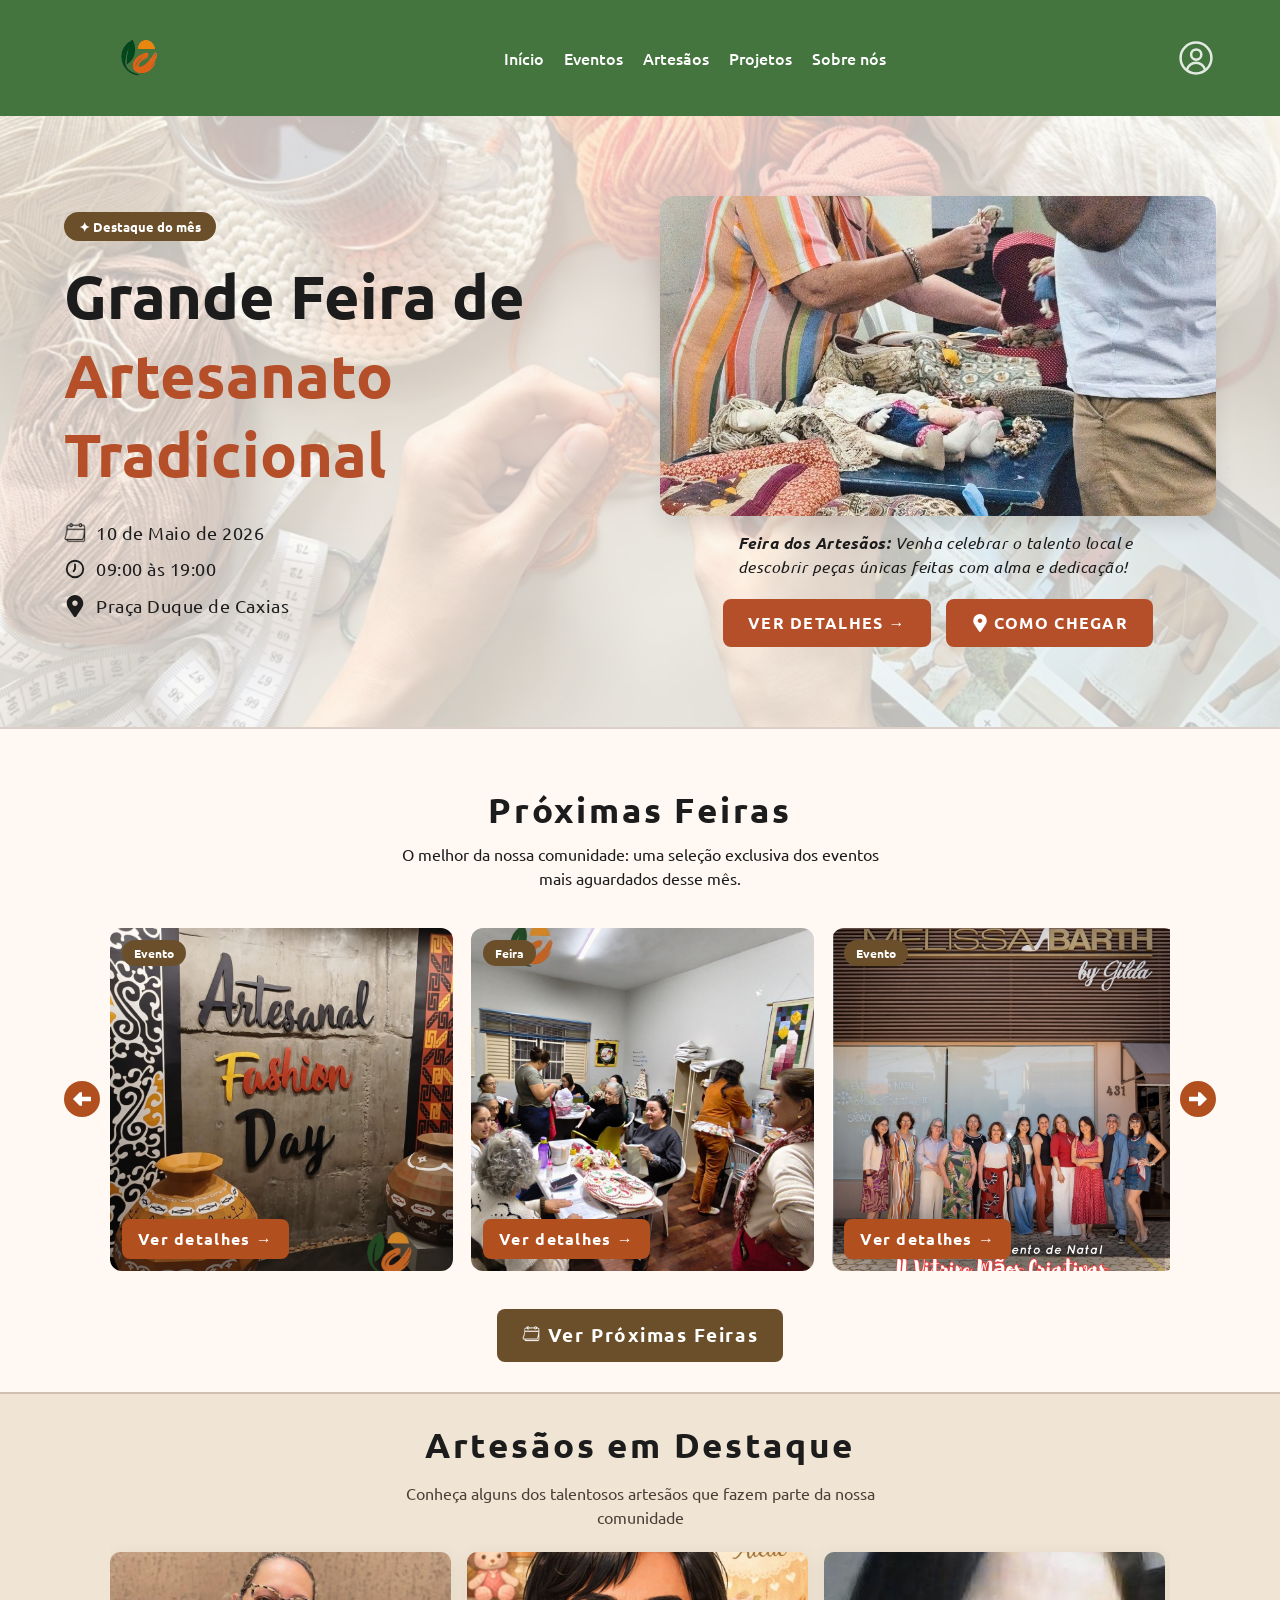
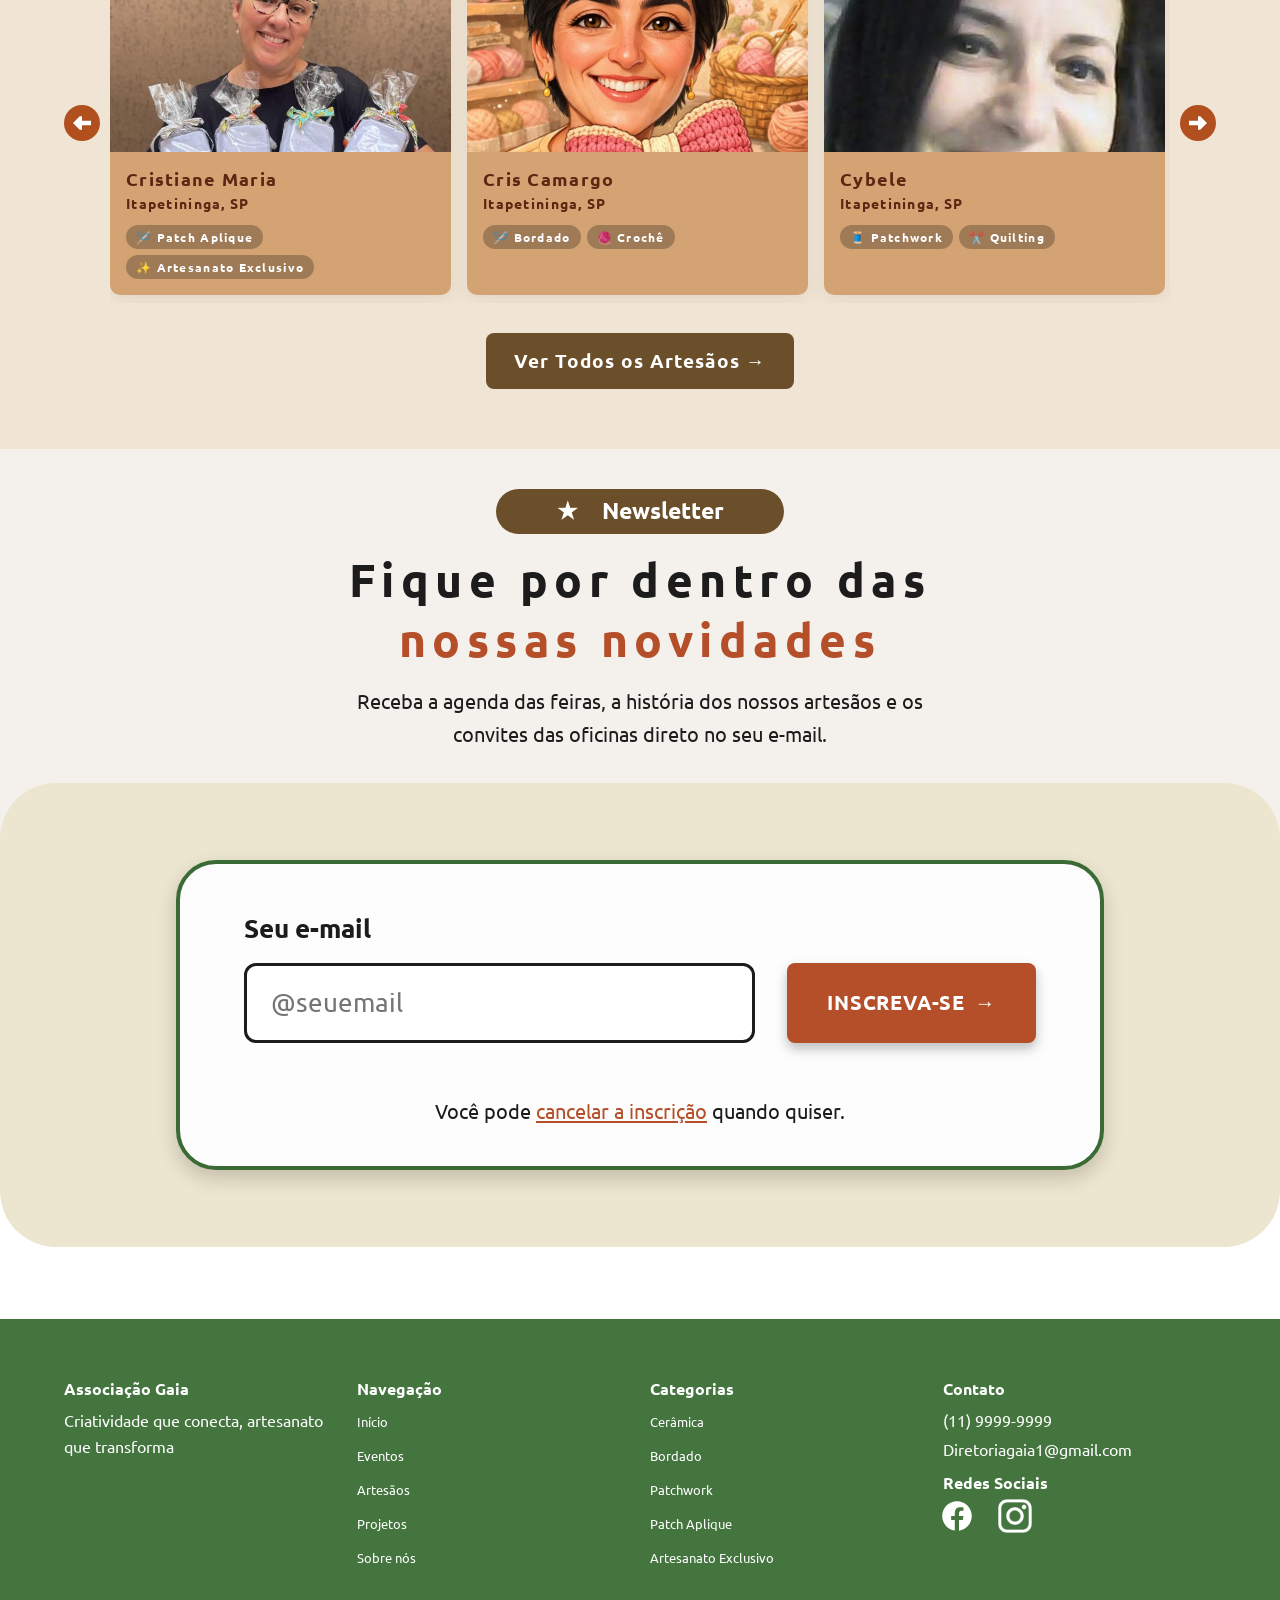
<file: pages/painel-administrativo.html>
<!DOCTYPE html>
<html lang="pt-BR">

<head>
    <meta charset="UTF-8">
    <meta name="viewport" content="width=device-width, initial-scale=1.0">
    <link rel="preconnect" href="https://fonts.googleapis.com">
    <link rel="preconnect" href="https://fonts.gstatic.com" crossorigin>
    <link href="https://fonts.googleapis.com/css2?family=Ubuntu:wght@300;400;500;700&display=swap" rel="stylesheet">
    <link rel="stylesheet" href="../assets/lib/bootstrap-icons/bootstrap-icons.css">
    <link rel="stylesheet" href="../css/style.css">
    <link rel="stylesheet" href="../css/admin.css">
    <script src="../js/config.js" defer></script>
    <script src="../js/script.js" defer></script>
    <script src="../js/admin.js" defer></script>
    <script src="../js/eventos-admin.js" defer></script>
    <script src="../js/admin-solicitacoes.js" defer></script>
    <script src="../js/admin-artesaos.js" defer></script>
    <script src="../js/admin-newsletter.js" defer></script>
    <title>Painel Administrativo | Associação Gaia</title>
</head>

<body>
    <!-- Link de acessibilidade. Ele fica fora da área visual normal e só aparece quando recebe foco pelo teclado. -->
    <a href="#conteudo-principal" class="skip-link">Pular para o conteúdo principal</a>

    <!-- =========================
         HEADER
    ========================== -->

    <header class="geral-header">

        <!-- HEADER MOBILE -->
        <nav class="mobile-header" aria-label="Navegação principal">

            <div class="mobile-header-container-flexbox-pai">
                <img src="../assets/logo-associacao-gaia.svg" alt="Associação Gaia" class="header-logo-img">
                <button type="button" id="mobile-header-btn-menu" class="admin-menu-button" aria-label="Abrir menu" aria-controls="mobile-header-sidebar" aria-expanded="false">
                    <img src="../assets/icone-tres-linhas-header.svg" alt="" class="header-tamanho-imagens">
                </button>
            </div>
        </nav>


        <!-- HEADER DESKTOP -->
        <nav class="desktop-header" aria-label="Navegação principal">
            <img src="../assets/logo-associacao-gaia.svg" alt="Associação Gaia" class="header-logo-img" >

            <ul class="desktop-header-container-flexbox-pai">
                <li>
                    <a href="../index.html">Início</a>
                </li>

                <li>
                    <a href="eventos.html">Eventos</a>
                </li>
                <li>
                    <a href="artesaos.html">Artesãos</a>
                </li>

                <li>
                    <a href="projetos.html">Projetos</a>
                </li>

                <li>
                    <a href="sobre-nos.html">Sobre nós</a>
                </li>
            </ul>

            <div>
                <img src="../assets/icone-user-header.svg" alt="Minha conta" class="icone-usuario">
            </div>
        </nav>


        <!-- MENU MOBILE -->
        <aside id="mobile-header-sidebar" aria-label="Menu mobile">

            <div class="mobile-sidebar-cima">
                <button type="button" id="mobile-btnFechar-sidebar" aria-label="Fechar menu">&times;</button>
            </div>

            <div class="mobile-usuario-sidebar">
                <img src="../assets/icone-user-header.svg" alt="" class="mobile-icone-usuario">
                <span>Minha conta</span>
            </div>

            <nav>
                <ul class="mobile-sidebar">
                    <li>
                        <a href="../index.html">Início</a>
                    </li>

                    <li>
                        <a href="eventos.html">Eventos</a>
                    </li>

                    <li>
                        <a href="artesaos.html">Artesãos</a>
                    </li>

                    <li>
                        <a href="projetos.html">Projetos</a>
                    </li>

                    <li>
                        <a href="sobre-nos.html">Sobre nós</a>
                    </li>
                </ul>
            </nav>

        </aside>

        <div
            id="mobile-header-overlay"
            class="mobile-header-overlay-class"
        ></div>

    </header>


    <!-- =========================
         PAINEL ADMINISTRATIVO
    ========================== -->

    <main
        id="conteudo-principal"
        class="adm-page"
        tabindex="-1"
    >

        <div class="adm-container">

            <!-- CABEÇALHO DO PAINEL -->

            <header class="adm-header">

                <div>
                    <span class="adm-eyebrow">
                        Área administrativa
                    </span>

                    <h1>
                        Painel Administrativo
                    </h1>

                    <p>
                        Gerencie os usuários e conteúdos da Associação Gaia.
                    </p>
                </div>

                <div class="adm-header-icon" aria-hidden="true">
                    <i class="bi bi-grid-1x2"></i>
                </div>

            </header>


            <!--
                ESTRUTURA PRINCIPAL

                Fica escondida por padrão (hidden). O admin.js
                só a exibe depois de confirmar que quem está
                acessando é um administrador autenticado.
                Caso contrário, a pessoa é redirecionada para
                fora desta página antes mesmo de vê-la.
            -->

            <div
                id="adm-shell"
                class="adm-shell"
                hidden
            >

                <!-- SIDEBAR -->

                <aside class="adm-sidebar">

                    <div class="adm-perfil">

                        <div class="adm-perfil-icon">
                            <i class="bi bi-person"></i>
                        </div>

                        <div>
                            <span>Perfil</span>
                            <strong>Administrador</strong>
                        </div>

                    </div>


                    <div class="adm-menu">

                        <span class="adm-menu-titulo">
                            Conteúdos
                        </span>

                        <nav aria-label="Menu administrativo">

                            <button
                                type="button"
                                class="adm-nav-item"
                                data-secao="visao-geral"
                            >
                                <i class="bi bi-bar-chart"></i>
                                <span>Visão Geral</span>
                            </button>

                            <button
                                type="button"
                                class="adm-nav-item adm-nav-item--ativo"
                                data-secao="usuarios"
                            >
                                <i class="bi bi-people"></i>
                                <span>Usuários</span>
                            </button>

                            <button
                                type="button"
                                class="adm-nav-item"
                                data-secao="eventos"
                            >
                                <i class="bi bi-calendar-event"></i>
                                <span>Eventos</span>
                            </button>

                            <button
                                type="button"
                                class="adm-nav-item"
                                data-secao="artesaos"
                            >
                                <i class="bi bi-palette"></i>
                                <span>Artesãos</span>
                            </button>

                            <button
                                type="button"
                                class="adm-nav-item"
                                data-secao="newsletter"
                            >
                                <i class="bi bi-envelope"></i>
                                <span>Newsletter</span>
                            </button>

                            <button
                                type="button"
                                class="adm-nav-item"
                                data-secao="alertas"
                            >
                                <i class="bi bi-bell"></i>
                                <span>Solicitações</span>
                            </button>

                        </nav>

                    </div>

                </aside>


                <!-- CONTEÚDO -->

                <div class="adm-conteudo">

                    <!-- VISÃO GERAL -->

                    <section
                        id="adm-secao-visao-geral"
                        class="adm-secao"
                        hidden
                    >

                        <div class="adm-section-header">

                            <div>
                                <span class="adm-eyebrow">
                                    Dashboard
                                </span>

                                <h2>Visão Geral</h2>
                            </div>

                        </div>

                        <div class="adm-em-breve">
                            <i class="bi bi-bar-chart"></i>

                            <h3>
                                Em breve
                            </h3>

                            <p>
                                Os indicadores gerais do painel serão
                                adicionados posteriormente.
                            </p>
                        </div>

                    </section>


                    <!-- USUÁRIOS -->

                    <section
                        id="adm-secao-usuarios"
                        class="adm-secao"
                    >

                        <div class="adm-section-header">

                            <div>
                                <span class="adm-eyebrow">
                                    Gerenciamento
                                </span>

                                <h2>Usuários cadastrados</h2>

                                <p>
                                    Consulte os usuários cadastrados
                                    na Associação Gaia.
                                </p>
                            </div>

                        </div>


                        <!-- FILTROS -->

                        <div class="adm-filtros">

                            <div class="adm-filtro">

                                <label for="adm-filtro-tipo">
                                    Tipo de usuário
                                </label>

                                <select id="adm-filtro-tipo">

                                    <option value="">
                                        Todos os usuários
                                    </option>

                                    <option value="VISITANTE">
                                        Visitantes
                                    </option>

                                    <option value="ARTESAO">
                                        Artesãos
                                    </option>

                                    <option value="ADMINISTRADOR">
                                        Administradores
                                    </option>

                                </select>

                            </div>

                            <span
                                id="adm-contador-usuarios"
                                class="adm-contador"
                            >
                                0 usuários
                            </span>

                        </div>


                        <!-- TABELA -->

                        <div class="adm-tabela-card">

                            <div class="adm-tabela-wrap">

                                <table class="adm-tabela">

                                    <thead>

                                        <tr>
                                            <th>Nome</th>
                                            <th>E-mail</th>
                                            <th>Tipo</th>
                                            <th>Data de cadastro</th>
                                            <th>Status</th>
                                            <th>Ação</th>
                                        </tr>

                                    </thead>

                                    <tbody id="adm-corpo-tabela">

                                        <!--
                                            Os usuários serão inseridos
                                            pelo JavaScript.
                                        -->

                                    </tbody>

                                </table>

                            </div>


                            <!-- ESTADO VAZIO -->

                            <div
                                id="adm-tabela-vazia"
                                class="adm-tabela-vazia"
                                hidden
                            >

                                <i class="bi bi-people"></i>

                                <h3>
                                    Nenhum usuário encontrado
                                </h3>

                                <p>
                                    Não existem usuários para o filtro
                                    selecionado.
                                </p>

                            </div>

                        </div>


                        <!-- ERRO -->

                        <div
                            id="adm-erro-painel"
                            class="adm-alert adm-alert--erro"
                            role="alert"
                            hidden
                        ></div>

                    </section>


                    <!-- EVENTOS -->

                    <section
                        id="adm-secao-eventos"
                        class="adm-secao"
                        hidden
                    >
                        <div class="adm-section-header">
                            <span class="adm-eyebrow">Gerenciamento</span>
                            <h2>Gerenciar eventos</h2>
                            <p>
                                Cadastre os eventos da Associação Gaia e organize as informações
                                que serão exibidas na página pública.
                            </p>
                        </div>

                        <div class="adm-evento-aviso" role="status">
                            <i class="bi bi-info-circle" aria-hidden="true"></i>
                            <p>
                                Esta é a interface inicial. O formulário e a pré-visualização da imagem
                                funcionam no navegador.
                            </p>
                        </div>

                        
                <form id="adm-form-evento" class="adm-evento-form">
                    <div class="adm-evento-form-header">
                        <div>
                            <span class="adm-eyebrow">Novo conteúdo</span>
                            <h3 id="adm-evento-form-titulo">Cadastrar evento</h3>
                        </div>
                    </div>

                    <div class="adm-evento-imagem-campo">
                        <label for="adm-evento-imagem">
                            Imagem <span aria-hidden="true">*</span>
                        </label>

                        <div class="adm-evento-upload">
                            <input
                                type="file"
                                id="adm-evento-imagem"
                                name="imagem"
                                accept="image/jpeg,image/png,image/webp"
                                aria-describedby="adm-evento-imagem-ajuda"
                                required
                            >

                            <div class="adm-evento-preview" id="adm-evento-preview">
                                <i class="bi bi-image" aria-hidden="true"></i>
                                <span>A prévia da imagem aparecerá aqui</span>
                            </div>
                        </div>

                        <small id="adm-evento-imagem-ajuda">
                            Selecione uma imagem JPG, PNG ou WEBP. Uma nova imagem é obrigatória
                            no cadastro e opcional durante a edição.
                        </small>
                    </div>

                    <div class="adm-evento-campo">
                        <label for="adm-evento-titulo">
                            Título <span aria-hidden="true">*</span>
                        </label>
                        <input
                            type="text"
                            id="adm-evento-titulo"
                            name="titulo"
                            maxlength="150"
                            placeholder="Ex.: Feira de Artesanato"
                            required
                        >
                    </div>

                    <div class="adm-evento-campo">
                        <label for="adm-evento-descricao">Descrição</label>
                        <textarea
                            id="adm-evento-descricao"
                            name="descricao"
                            rows="4"
                            placeholder="Conte um pouco sobre o evento..."
                        ></textarea>
                    </div>

                    <div class="adm-evento-campo">
                        <label for="adm-evento-local">
                            Local <span aria-hidden="true">*</span>
                        </label>
                        <input
                            type="text"
                            id="adm-evento-local"
                            name="local"
                            maxlength="255"
                            placeholder="Endereço ou local do evento"
                            required
                        >
                    </div>

                    <div class="adm-evento-campo">
                        <label for="adm-evento-categoria">
                            Categoria <span aria-hidden="true">*</span>
                        </label>
                        <select
                            id="adm-evento-categoria"
                            name="categoria"
                            required
                        >
                            <option value="">Selecione uma categoria</option>
                            <option value="feira">Feira</option>
                            <option value="oficina">Oficina</option>
                            <option value="exposicao">Exposição</option>
                            <option value="palestras">Palestras</option>
                            <option value="cursos">Cursos</option>
                        </select>
                    </div>

                    <div class="adm-evento-campos-duplos">
                        <div class="adm-evento-campo">
                            <label for="adm-evento-data">
                                Data <span aria-hidden="true">*</span>
                            </label>
                            <input
                                type="date"
                                id="adm-evento-data"
                                name="data"
                                required
                            >
                        </div>

                        <div class="adm-evento-campo">
                            <label for="adm-evento-hora">
                                Horário <span aria-hidden="true">*</span>
                            </label>
                            <input
                                type="time"
                                id="adm-evento-hora"
                                name="hora"
                                required
                            >
                        </div>
                    </div>

                    <div class="adm-evento-acoes">
                        <button
                            type="reset"
                            class="adm-evento-btn adm-evento-btn--secundario"
                        >
                            Limpar formulário
                        </button>

                        <button
                            type="submit"
                            class="adm-evento-btn adm-evento-btn--principal"
                        >
                            <i class="bi bi-plus-lg" aria-hidden="true"></i>
                            <span id="adm-evento-submit-texto">Cadastrar evento</span>
                        </button>
                    </div>

                    <p
                        id="adm-evento-mensagem"
                        class="adm-evento-mensagem"
                        role="status"
                        hidden
                    ></p>
                </form>

                        <div class="adm-eventos-lista">
                            <div class="adm-eventos-lista-header">
                                <div>
                                    <span class="adm-eyebrow">Conteúdo publicado</span>
                                    <h3>Eventos cadastrados</h3>
                                </div>
                            </div>
                            <p id="adm-eventos-lista-mensagem" class="adm-evento-mensagem" role="status" aria-live="polite"></p>
                            <div id="adm-eventos-lista" class="adm-eventos-lista-itens"></div>
                            <div class="adm-eventos-vazio" id="adm-eventos-vazio">
                                <i class="bi bi-calendar2-week" aria-hidden="true"></i>
                                <h4>Os eventos aparecerão aqui</h4>
                                <p>
                                    Aqui você pode visualizar, editar e excluir os eventos cadastrados.
                                </p>
                            </div>
                        </div>
                    </section>


                    <!-- ARTESÃOS (Lana) -->

                    <section
                        id="adm-secao-artesaos"
                        class="adm-secao"
                        hidden
                    >

                        <div class="adm-section-header">
                            <div>
                                <span class="adm-eyebrow">Gerenciamento</span>

                                <h2>Artesãos</h2>

                                <p>
                                    Acompanhe os artesãos cadastrados, quantos trabalhos cada
                                    um publicou e ative ou inative a conta quando necessário.
                                </p>
                            </div>
                        </div>

                        <div class="adm-filtros">
                            <div class="adm-filtro">
                                <label for="ln-adm-art-busca">Buscar artesão</label>
                                <input type="search" id="ln-adm-art-busca" placeholder="Nome, cidade ou e-mail">
                            </div>

                            <span id="ln-adm-art-contador" class="adm-contador">0 artesãos</span>
                        </div>

                        <div class="adm-tabela-card">
                            <div class="adm-tabela-wrap">
                                <table class="adm-tabela">
                                    <thead>
                                        <tr>
                                            <th>Artesão</th>
                                            <th>Cidade</th>
                                            <th>E-mail</th>
                                            <th>Trabalhos</th>
                                            <th>Status</th>
                                            <th>Ações</th>
                                        </tr>
                                    </thead>
                                    <tbody id="ln-adm-art-corpo">
                                        <!-- Inserido pelo JavaScript (admin-artesaos.js) -->
                                    </tbody>
                                </table>
                            </div>

                            <div id="ln-adm-art-vazio" class="adm-tabela-vazia" hidden>
                                <i class="bi bi-palette"></i>
                                <h3>Nenhum artesão encontrado</h3>
                                <p>Não há artesãos para a busca informada.</p>
                            </div>
                        </div>

                        <div id="ln-adm-art-erro" class="adm-alert adm-alert--erro" role="alert" hidden></div>

                        <!-- Trabalhos de um artesão (moderação) -->
                        <dialog class="ln-adm-dialog" id="ln-adm-art-dialog" aria-labelledby="ln-adm-art-dialog-titulo">
                            <h3 id="ln-adm-art-dialog-titulo">Trabalhos</h3>
                            <p id="ln-adm-art-dialog-vazio" class="ln-adm-dica" hidden>Este artesão ainda não publicou trabalhos.</p>
                            <ul class="ln-adm-trabalhos" id="ln-adm-art-trabalhos"></ul>
                            <p class="adm-alert adm-alert--erro" id="ln-adm-art-dialog-erro" role="alert" hidden></p>
                            <div class="ln-adm-dialog-acoes">
                                <button type="button" class="ln-adm-btn" id="ln-adm-art-dialog-fechar">Fechar</button>
                            </div>
                        </dialog>

                        <!-- Confirmação de ativar/inativar e de excluir trabalho -->
                        <dialog class="ln-adm-dialog" id="ln-adm-art-confirmar" aria-labelledby="ln-adm-art-confirmar-titulo">
                            <h3 id="ln-adm-art-confirmar-titulo">Confirmar</h3>
                            <p id="ln-adm-art-confirmar-texto"></p>
                            <div class="ln-adm-dialog-acoes">
                                <button type="button" class="ln-adm-btn ln-adm-btn--perigo" id="ln-adm-art-confirmar-ok">Confirmar</button>
                                <button type="button" class="ln-adm-btn" id="ln-adm-art-confirmar-cancelar">Cancelar</button>
                            </div>
                        </dialog>

                    </section>


                    <!-- NEWSLETTER (Lana) -->

                    <section
                        id="adm-secao-newsletter"
                        class="adm-secao"
                        hidden
                    >

                        <div class="adm-section-header">
                            <div>
                                <span class="adm-eyebrow">Comunicação</span>

                                <h2>Newsletter</h2>

                                <p>
                                    E-mails de quem se inscreveu pelo rodapé do site. Copie ou
                                    exporte a lista de inscritos ativos para enviar as novidades.
                                </p>
                            </div>
                        </div>

                        <div class="adm-filtros">
                            <span id="ln-adm-news-contador" class="adm-contador">0 inscritos ativos</span>

                            <div class="ln-adm-acoes-lista">
                                <button type="button" class="ln-adm-btn" id="ln-adm-news-copiar">Copiar e-mails</button>
                                <button type="button" class="ln-adm-btn" id="ln-adm-news-exportar">Exportar CSV</button>
                            </div>
                        </div>

                        <p id="ln-adm-news-aviso" class="ln-adm-dica" role="status" aria-live="polite" hidden></p>

                        <div class="adm-tabela-card">
                            <div class="adm-tabela-wrap">
                                <table class="adm-tabela">
                                    <thead>
                                        <tr>
                                            <th>E-mail</th>
                                            <th>Situação</th>
                                            <th>Inscrito em</th>
                                            <th>Ação</th>
                                        </tr>
                                    </thead>
                                    <tbody id="ln-adm-news-corpo">
                                        <!-- Inserido pelo JavaScript (admin-newsletter.js) -->
                                    </tbody>
                                </table>
                            </div>

                            <div id="ln-adm-news-vazio" class="adm-tabela-vazia" hidden>
                                <i class="bi bi-envelope"></i>
                                <h3>Nenhuma inscrição ainda</h3>
                                <p>Quando alguém se inscrever pelo rodapé do site, aparecerá aqui.</p>
                            </div>
                        </div>

                        <div id="ln-adm-news-erro" class="adm-alert adm-alert--erro" role="alert" hidden></div>

                        <dialog class="ln-adm-dialog" id="ln-adm-news-confirmar" aria-labelledby="ln-adm-news-confirmar-titulo">
                            <h3 id="ln-adm-news-confirmar-titulo">Remover inscrição?</h3>
                            <p id="ln-adm-news-confirmar-texto"></p>
                            <div class="ln-adm-dialog-acoes">
                                <button type="button" class="ln-adm-btn ln-adm-btn--perigo" id="ln-adm-news-confirmar-ok">Remover</button>
                                <button type="button" class="ln-adm-btn" id="ln-adm-news-confirmar-cancelar">Cancelar</button>
                            </div>
                        </dialog>

                    </section>


                   <!-- Solicitações -->
                    <section id="adm-secao-alertas" class="adm-secao" hidden>

                        <div class="adm-section-header">
                            <div>
                                <span class="adm-eyebrow">Sistema</span>
                                <h2>Solicitações</h2>
                                <p>Acompanhe o que precisa da sua atenção na plataforma.</p>
                            </div>
                        </div>

                        <!-- CADASTROS PARA APROVAR -->
                        <div class="adm-filtros">
                            <h3>Cadastros para aprovar</h3>
                            <span id="adm-contador-solicitacoes" class="adm-contador">0 pendentes</span>
                        </div>

                        <div class="adm-tabela-card">
                            <div class="adm-tabela-wrap">
                                <table class="adm-tabela">
                                    <thead>
                                        <tr>
                                            <th>Solicitante</th>
                                            <th>Perfil solicitado</th>
                                            <th>Enviada em</th>
                                            <th>Detalhes</th>
                                            <th>Ação</th>
                                        </tr>
                                    </thead>
                                    <tbody id="adm-corpo-solicitacoes">
                                        <!-- As solicitações são inseridas pelo JavaScript -->
                                    </tbody>
                                </table>
                            </div>

                            <!-- ESTADO VAZIO -->
                            <div id="adm-solicitacoes-vazia" class="adm-tabela-vazia" hidden>
                                <i class="bi bi-inbox"></i>
                                <h3>Nenhuma solicitação pendente</h3>
                                <p>Quando alguém pedir para ser artesão, o pedido aparece aqui.</p>
                            </div>
                        </div>

                        <!-- ERRO -->
                        <div id="adm-erro-solicitacoes" class="adm-alert adm-alert--erro" role="alert" hidden></div>

                        <!-- MODAL DE SOLICITAÇÕES: APROVAR, REJEITAR E DETALHES -->
                        <dialog id="adm-dialog-solicitacao"
                                class="adm-solicitacao-dialog"
                                aria-labelledby="adm-modal-titulo">

                            <div class="adm-modal-conteudo">

                                <div class="adm-modal-cabecalho">
                                    <span class="adm-eyebrow">Associação Gaia</span>
                                    <h3 id="adm-modal-titulo">Solicitação</h3>
                                    <p id="adm-modal-descricao"></p>
                                </div>

                                <!-- Conteúdo dos detalhes -->
                                <div id="adm-modal-detalhes" class="adm-modal-detalhes" hidden>
                                    <div>
                                        <span>Nome de exibição</span>
                                        <strong id="adm-detalhe-nome"></strong>
                                    </div>

                                    <div>
                                        <span>Título</span>
                                        <strong id="adm-detalhe-titulo"></strong>
                                    </div>

                                    <div>
                                        <span>Cidade</span>
                                        <strong id="adm-detalhe-cidade"></strong>
                                    </div>

                                    <div>
                                        <span>Justificativa</span>
                                        <p id="adm-detalhe-justificativa"></p>
                                    </div>

                                    <div>
                                        <span>Biografia</span>
                                        <p id="adm-detalhe-biografia"></p>
                                    </div>

                                    <div>
                                        <span>Instagram</span>
                                        <p id="adm-detalhe-instagram"></p>
                                    </div>

                                    <div>
                                        <span>WhatsApp</span>
                                        <p id="adm-detalhe-whatsapp"></p>
                                    </div>
                                </div>

                                <!-- Campo do motivo da rejeição -->
                                <div id="adm-modal-rejeicao" hidden>
                                    <div class="la-login-grupo">
                                        <label class="la-login-label" for="adm-rejeicao-motivo">
                                            Motivo da rejeição
                                        </label>

                                        <textarea
                                            class="la-login-input la-login-input--area"
                                            id="adm-rejeicao-motivo"
                                            rows="4"
                                            maxlength="500"
                                            required
                                        ></textarea>

                                        <span
                                            class="la-login-erro"
                                            id="adm-rejeicao-erro"
                                            role="alert"
                                            hidden
                                        ></span>
                                    </div>
                                </div>

                                <div class="adm-modal-acoes">

                                    <button
                                        type="button"
                                        id="adm-modal-cancelar"
                                        class="adm-modal-btn adm-modal-btn--secundario"
                                    >
                                        Fechar
                                    </button>

                                    <button
                                        type="button"
                                        id="adm-modal-confirmar"
                                        class="adm-modal-btn adm-modal-btn--principal"
                                        hidden
                                    >
                                        Confirmar
                                    </button>

                                </div>

                            </div>
                        </dialog>

                    </section>

                </div>

            </div>

        </div>

    </main>


   <!-- GLOBAL - FOOTER PARA MOBILE E DESKTOP -->
    <footer class="footer-container-grid-pai">
        <div class="footer-grid-bloco1">
          <h3>Associação Gaia</h3>
          <p>Criatividade que conecta, artesanato que transforma</p>
        </div>
        <div class="footer-grid-bloco2">
            <h4>Navegação</h4>
            <ul>
                <li><a href="../index.html">Início</a></li>
                <li><a href="eventos.html">Eventos</a></li>
                <li><a href="artesaos.html">Artesãos</a></li>
                <li><a href="projetos.html">Projetos</a></li>
                <li><a href="sobre-nos.html">Sobre nós</a></li>
            </ul>
        </div>
        <div class="footer-grid-bloco3">
            <h4>Categorias</h4>
            <ul>
                <li><a href="artesaos.html" aria-label="Ver artesãos que trabalham com Cerâmica">Cerâmica</a></li>
                <li><a href="artesaos.html" aria-label="Ver artesãos que trabalham com Bordado">Bordado</a></li>
                <li><a href="artesaos.html" aria-label="Ver artesãos que trabalham com Patchwork">Patchwork</a></li>
                <li><a href="artesaos.html" aria-label="Ver artesãos que trabalham com Patch Aplique">Patch Aplique</a></li>
                <li><a href="artesaos.html" aria-label="Ver artesãos de Artesanato Exclusivo">Artesanato Exclusivo</a></li>
            </ul>
        </div>
        <div class="footer-grid-bloco4">
            <h4>Contato</h4>
            <p>(11) 9999-9999</p>
            <p>Diretoriagaia1@gmail.com</p>

            <h4>Redes Sociais</h4>
            <div>
                <a href="https://www.facebook.com/AssociacaoGAIA1" target="_blank">
                    <img src="../assets/icone-facebook-footer.svg" alt="icone-facebook-rodape"
                        class="header-tamanho-imagens footer-rede-social" loading="lazy" width="400" height="300">
                </a>
                <a href="https://www.instagram.com/associacaogaia/" target="_blank">
                    <img src="../assets/icone-instagram-footer.svg" alt="icone-instagram-rodape"
                        class="header-tamanho-imagens footer-rede-social" loading="lazy" width="400" height="300">
                </a>
            </div>
        </div>
    </footer>

    <div vw class="enabled">
        <div vw-access-button class="active"></div>
        <div vw-plugin-wrapper>
            <div class="vw-plugin-top-wrapper"></div>
        </div>
    </div>
</body>
</html>
</file>
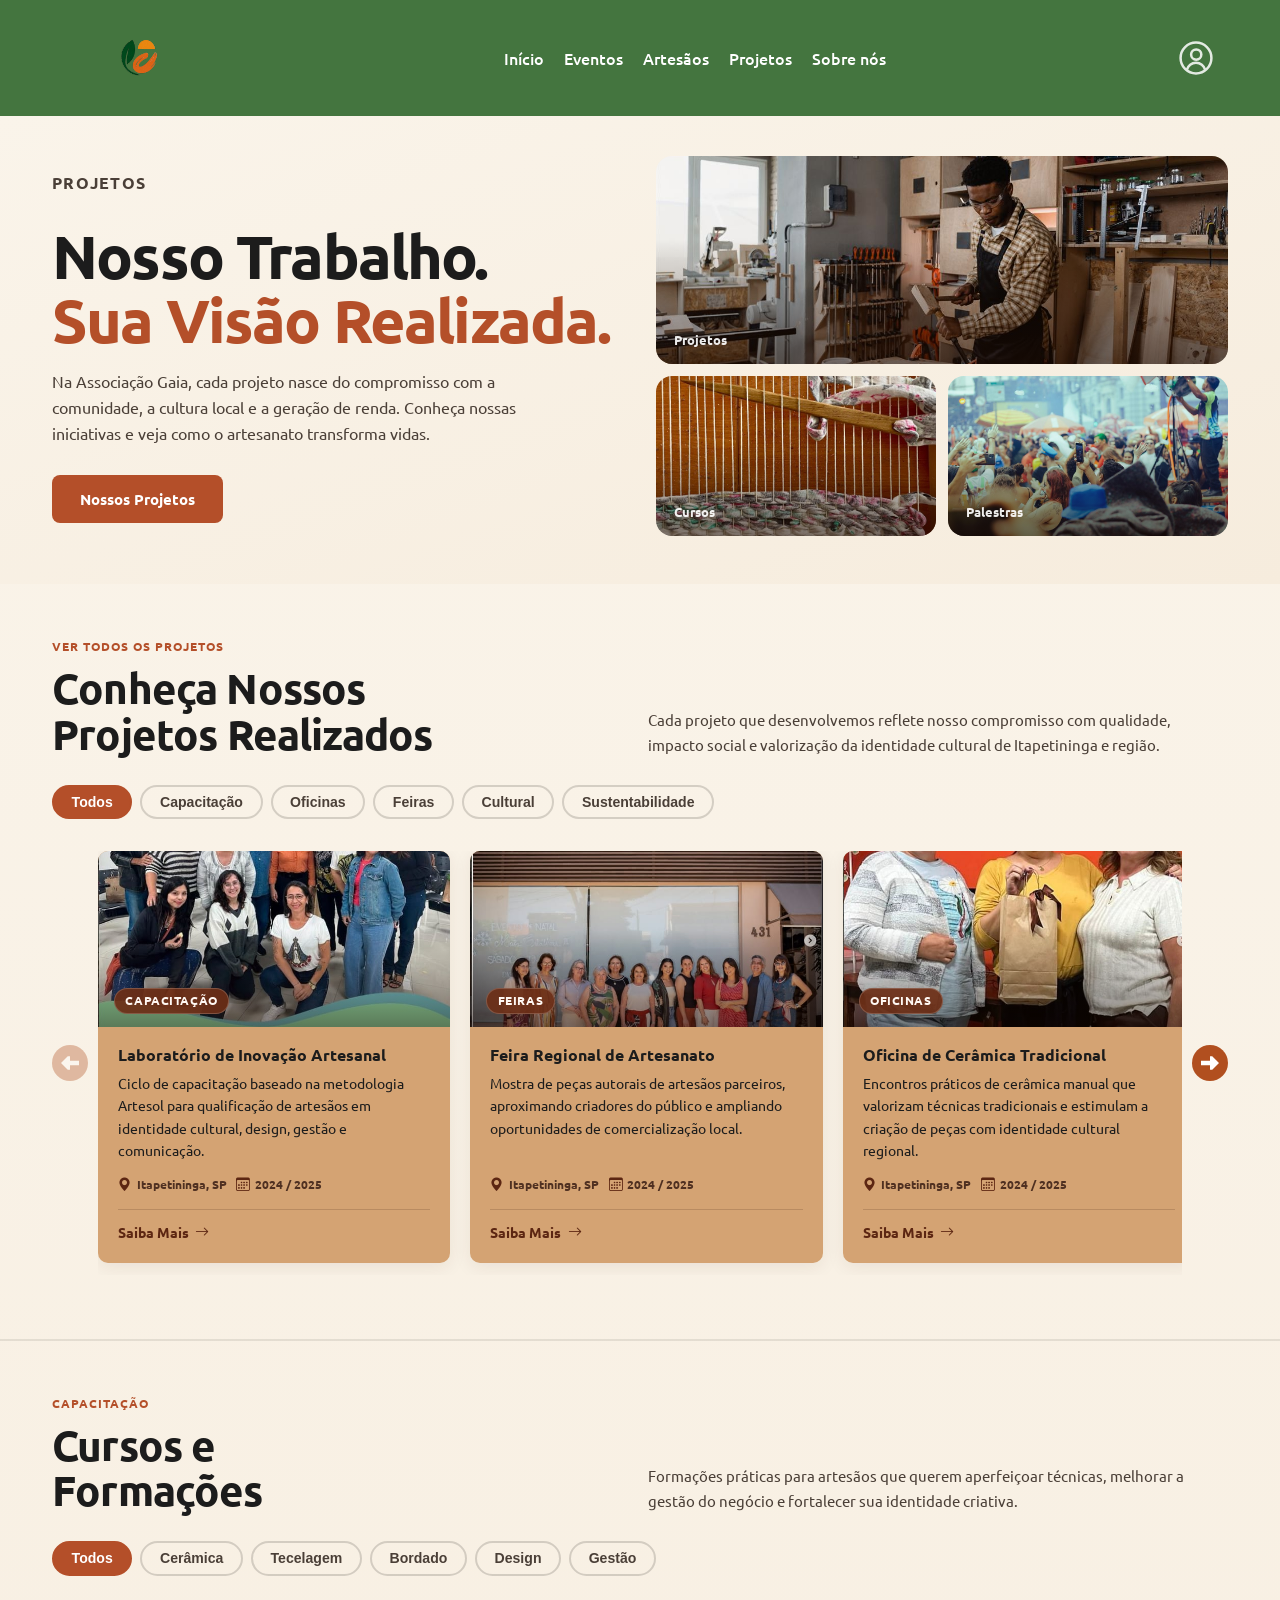
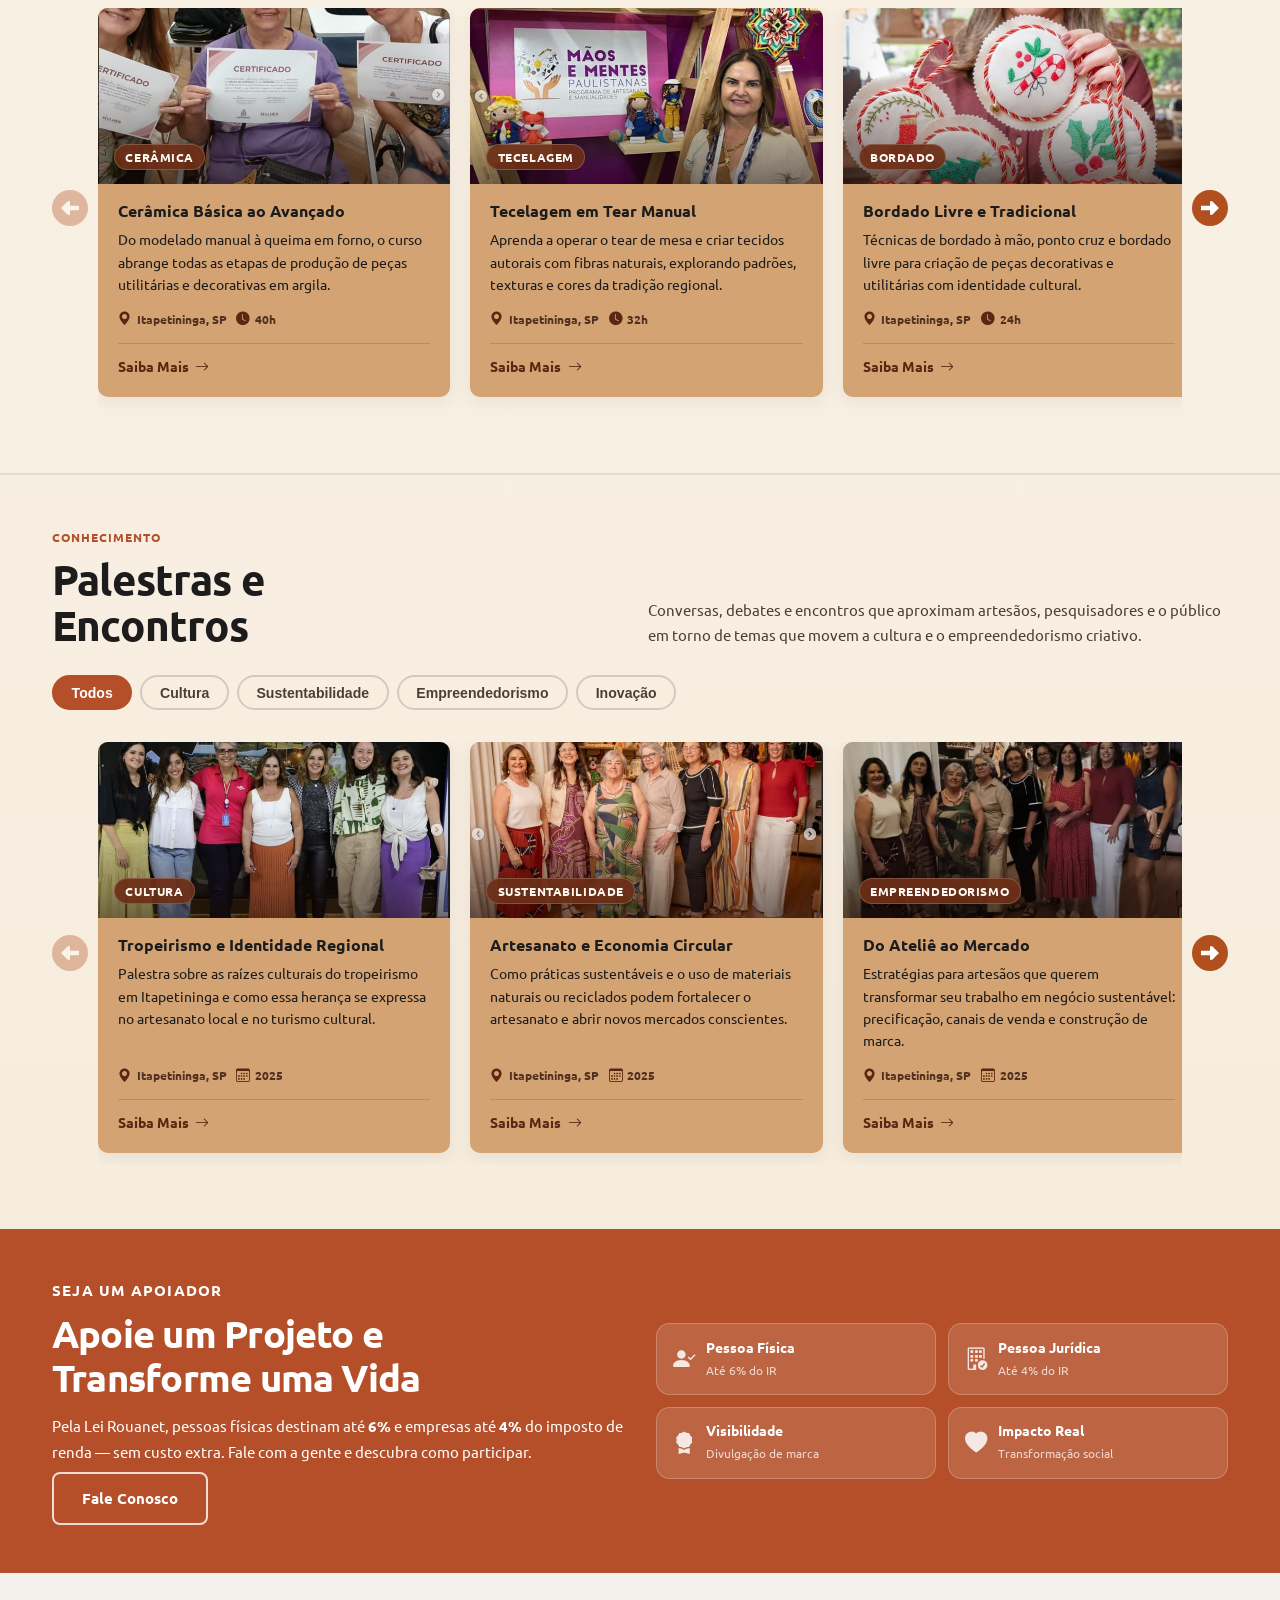
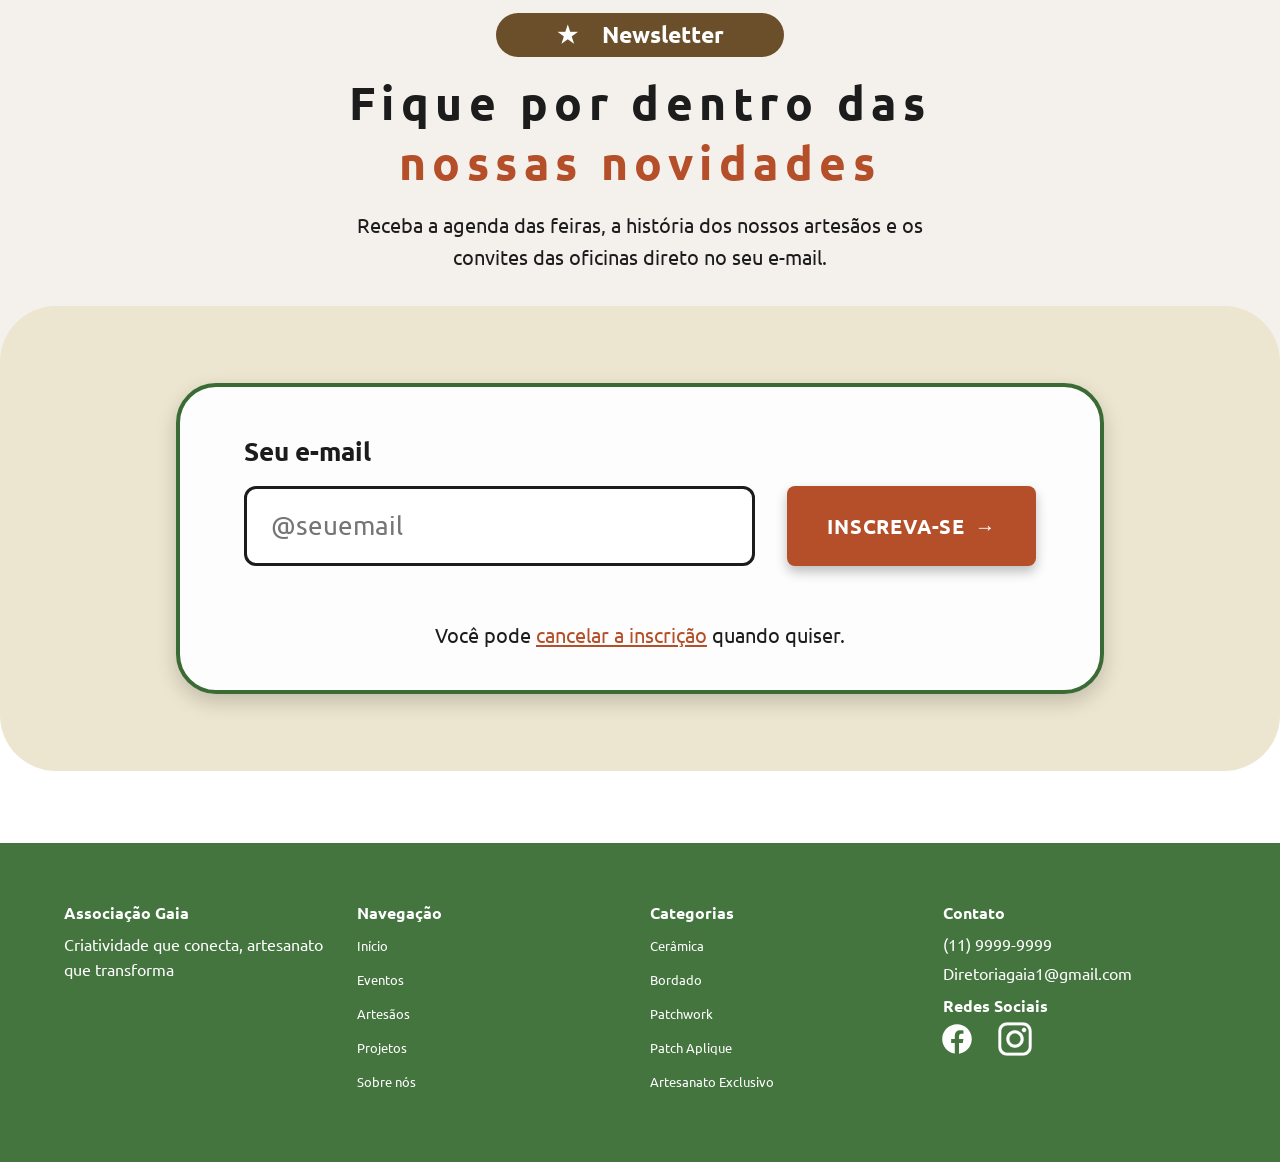
<file: pages/projetos.html>
<!DOCTYPE html>
<html lang="pt-BR">
<head>
    <meta charset="UTF-8">
    <meta name="viewport" content="width=device-width, initial-scale=1.0">
    <link rel="preconnect" href="https://fonts.googleapis.com">
    <link rel="preconnect" href="https://fonts.gstatic.com" crossorigin>
    <link href="https://fonts.googleapis.com/css2?family=Gravitas+One&family=Luckiest+Guy&family=Ubuntu:ital,wght@0,300;0,400;0,500;0,700;1,300;1,400;1,500;1,700&display=swap" rel="stylesheet">
    <link rel="stylesheet" href="../assets/lib/bootstrap-icons/bootstrap-icons.css">
    <title>Projetos | Associação Gaia</title>
    <link rel="stylesheet" href="../css/style.css">
    <script src="../js/config.js"></script>
    <script src="../js/script.js" defer></script>
    <script src="../js/newsletter.js" defer></script>
</head>
<body>
    <a href="#conteudo-principal" class="skip-link">Pular para o conteúdo principal</a>

    <!-- GLOBAL - HEADER PARA MOBILE E DESKTOP -->
    <header class="geral-header">
      <nav class="mobile-header">
        <div class="mobile-header-container-flexbox-pai">
            <img src="../assets/logo-associacao-gaia.svg" alt="logo-gaia" class="header-logo-img">
            <img src="../assets/icone-tres-linhas-header.svg" alt="tres-linhas" class="header-tamanho-imagens" id="mobile-header-btn-menu">
        </div>
      </nav>

      <nav class="desktop-header">
        <img src="../assets/logo-associacao-gaia.svg" alt="logo-gaia" class="header-logo-img">
        <ul class="desktop-header-container-flexbox-pai">
            <li><a href="../index.html">Início</a></li>
            <li><a href="eventos.html">Eventos</a></li>
            <li><a href="artesaos.html">Artesãos</a></li>
            <li><a href="projetos.html">Projetos</a></li>
            <li><a href="sobre-nos.html">Sobre nós</a></li>

            <li id="link-painel-admin" hidden><a href="painel-administrativo.html">Painel Administrativo</a></li>
        </ul>
        <div>
            <a href="login.html" aria-label="Entrar na minha conta">
                <img src="../assets/icone-user-header.svg" alt="icone-usuario" class="icone-usuario">
            </a>
        </div>
      </nav>

      <aside id="mobile-header-sidebar">
        <div class="mobile-sidebar-cima">
             <button id="mobile-btnFechar-sidebar">X</button>
        </div>
        <div class="mobile-usuario-sidebar">
            <a href="login.html" aria-label="Entrar na minha conta" class="mobile-usuario-sidebar-link">
                <img src="../assets/icone-user-header.svg" alt="icone-usuario-sidebar" class="mobile-icone-usuario">
                <span>Minha conta</span>
            </a>
        </div>
        <nav>
           <ul class="mobile-sidebar">
            <li><a href="../index.html">Início</a></li>
            <li><a href="eventos.html">Eventos</a></li>
            <li><a href="artesaos.html">Artesãos</a></li>
            <li><a href="projetos.html">Projetos</a></li>
            <li><a href="sobre-nos.html">Sobre nós</a></li>

            <li id="link-painel-admin-mobile" hidden><a href="painel-administrativo.html">Painel Administrativo</a></li>
           </ul>
        </nav>
      </aside>

      <div id="mobile-header-overlay" class="mobile-header-overlay-class"></div>
    </header>

    <!-- ----- SARA ----- -->
    <!-- PROJETOS -->

    <main class="sa-page pagina-base__gradiante" id="conteudo-principal" tabindex="-1">

        <!-- HERO -->
        <section class="sa-hero hero-base__gradiente">
            <div class="sa-wrap wrap-base__central">
                <div class="sa-hero-inner">
                    <div class="sa-hero-copy">
                        <p class="sa-label label-base__secao">Projetos</p>
                        <h1 class="hero-base__titulo">Nosso Trabalho.<br><span class="sa-highlight">Sua Visão Realizada.</span></h1>
                        <p>Na Associação Gaia, cada projeto nasce do compromisso com a comunidade, a cultura local e a geração de renda. Conheça nossas iniciativas e veja como o artesanato transforma vidas.</p>
                        <a href="#sa-catalogo" class="sa-btn btn-base__principal">Nossos Projetos</a>
                    </div>

                    <div class="sa-hero-mosaic" aria-hidden="true">
                        <div class="sa-mosaic-main sa-mosaic-img sa-mosaic-img--a">
                            <span>Projetos</span>
                        </div>
                        <div class="sa-mosaic-bl sa-mosaic-img sa-mosaic-img--mutual">
                            <span>Cursos</span>
                        </div>
                        <div class="sa-mosaic-br sa-mosaic-img sa-mosaic-img--c">
                            <span>Palestras</span>
                        </div>
                    </div>
                </div>
            </div>
        </section>

        <!-- CATÁLOGO DE PROJETOS -->
        <section class="sa-catalogo sa-section" id="sa-catalogo">
            <div class="sa-wrap wrap-base__central">

                <div class="sa-catalogo-head">
                    <div class="sa-catalogo-head-left">
                        <p class="sa-label label-base__secao">Ver todos os Projetos</p>
                        <h2>Conheça Nossos<br>Projetos Realizados</h2>
                    </div>
                    <p class="sa-catalogo-desc">Cada projeto que desenvolvemos reflete nosso compromisso com qualidade, impacto social e valorização da identidade cultural de Itapetininga e região.</p>
                </div>

                <!-- FILTROS -->
                <div class="sa-filters filtros-base__wrap" role="tablist" aria-label="Filtrar projetos por categoria">
                    <button class="sa-filter-btn sa-filter-btn--active filtro-base__btn" data-filter="todos" role="tab" aria-selected="true">Todos</button>
                    <button class="sa-filter-btn filtro-base__btn" data-filter="capacitacao" role="tab" aria-selected="false">Capacitação</button>
                    <button class="sa-filter-btn filtro-base__btn" data-filter="oficinas" role="tab" aria-selected="false">Oficinas</button>
                    <button class="sa-filter-btn filtro-base__btn" data-filter="feiras" role="tab" aria-selected="false">Feiras</button>
                    <button class="sa-filter-btn filtro-base__btn" data-filter="cultural" role="tab" aria-selected="false">Cultural</button>
                    <button class="sa-filter-btn filtro-base__btn" data-filter="sustentabilidade" role="tab" aria-selected="false">Sustentabilidade</button>
                </div>

                <!-- GRID DE CARDS -->
                <div class="sa-grid catalogo-base__grid" id="sa-projetos-grid">

                    <article class="sa-card card-base" data-category="capacitacao">
                        <a href="detalhe.html?tipo=projeto&id=laboratorio-inovacao" class="sa-card-link-wrap" aria-label="Ver detalhes de Laboratório de Inovação Artesanal">
                            <div class="sa-card-img" style="background:url('../assets/Projetos-Realizados/projeto.jpg')center/cover no-repeat">
                                <span class="sa-card-tag">Capacitação</span>
                            </div>
                            <div class="sa-card-body">
                                <h3 class="sa-card-title">Laboratório de Inovação Artesanal</h3>
                                <p class="sa-card-desc">Ciclo de capacitação baseado na metodologia Artesol para qualificação de artesãos em identidade cultural, design, gestão e comunicação.</p>
                                <div class="sa-card-meta">
                                    <span><i class="bi bi-geo-alt-fill"></i> Itapetininga, SP</span>
                                    <span><i class="bi bi-calendar3"></i> 2024 / 2025</span>
                                </div>
                                <span class="sa-card-link">Saiba Mais <i class="bi bi-arrow-right"></i></span>
                            </div>
                        </a>
                    </article>

                    <article class="sa-card card-base" data-category="feiras">
                        <a href="detalhe.html?tipo=projeto&id=feira-regional" class="sa-card-link-wrap" aria-label="Ver detalhes de Feira Regional de Artesanato">
                            <div class="sa-card-img" style="background:url('../assets/Projetos-Realizados/projeto2.jpg')center/cover no-repeat">
                                <span class="sa-card-tag">Feiras</span>
                            </div>
                            <div class="sa-card-body">
                                <h3 class="sa-card-title">Feira Regional de Artesanato</h3>
                                <p class="sa-card-desc">Mostra de peças autorais de artesãos parceiros, aproximando criadores do público e ampliando oportunidades de comercialização local.</p>
                                <div class="sa-card-meta">
                                    <span><i class="bi bi-geo-alt-fill"></i> Itapetininga, SP</span>
                                    <span><i class="bi bi-calendar3"></i> 2024 / 2025</span>
                                </div>
                                <span class="sa-card-link">Saiba Mais <i class="bi bi-arrow-right"></i></span>
                            </div>
                        </a>
                    </article>

                    <article class="sa-card card-base" data-category="oficinas">
                        <a href="detalhe.html?tipo=projeto&id=oficina-ceramica" class="sa-card-link-wrap" aria-label="Ver detalhes de Oficina de Cerâmica Tradicional">
                            <div class="sa-card-img" style="background:url('../assets/Projetos-Realizados/projeto3.jpg')center/cover no-repeat">
                                <span class="sa-card-tag">Oficinas</span>
                            </div>
                            <div class="sa-card-body">
                                <h3 class="sa-card-title">Oficina de Cerâmica Tradicional</h3>
                                <p class="sa-card-desc">Encontros práticos de cerâmica manual que valorizam técnicas tradicionais e estimulam a criação de peças com identidade cultural regional.</p>
                                <div class="sa-card-meta">
                                    <span><i class="bi bi-geo-alt-fill"></i> Itapetininga, SP</span>
                                    <span><i class="bi bi-calendar3"></i> 2024 / 2025</span>
                                </div>
                                <span class="sa-card-link">Saiba Mais <i class="bi bi-arrow-right"></i></span>
                            </div>
                        </a>
                    </article>

                    <article class="sa-card card-base" data-category="oficinas">
                        <a href="detalhe.html?tipo=projeto&id=oficina-tecelagem" class="sa-card-link-wrap" aria-label="Ver detalhes de Oficina de Tecelagem e Fibras">
                            <div class="sa-card-img" style="background:url('../assets/Projetos-Realizados/projeto4.jpg')center/cover no-repeat">
                                <span class="sa-card-tag">Oficinas</span>
                            </div>
                            <div class="sa-card-body">
                                <h3 class="sa-card-title">Oficina de Tecelagem e Fibras</h3>
                                <p class="sa-card-desc">Imersão em técnicas de tecelagem artesanal com fibras naturais, preservando saberes tradicionais e gerando novos produtos autorais.</p>
                                <div class="sa-card-meta">
                                    <span><i class="bi bi-geo-alt-fill"></i> Itapetininga, SP</span>
                                    <span><i class="bi bi-calendar3"></i> 2024 / 2025</span>
                                </div>
                                <span class="sa-card-link">Saiba Mais <i class="bi bi-arrow-right"></i></span>
                            </div>
                        </a>
                    </article>

                    <article class="sa-card card-base" data-category="cultural">
                        <a href="detalhe.html?tipo=projeto&id=circuito-cultural" class="sa-card-link-wrap" aria-label="Ver detalhes de Circuito Cultural Gaia">
                            <div class="sa-card-img" style="background:url('../assets/Projetos-Realizados/projeto5.jpg')center/cover no-repeat">
                                <span class="sa-card-tag">Cultural</span>
                            </div>
                            <div class="sa-card-body">
                                <h3 class="sa-card-title">Circuito Cultural Gaia</h3>
                                <p class="sa-card-desc">Série de eventos culturais que integram artesanato, gastronomia regional e manifestações culturais de Itapetininga em um único espaço.</p>
                                <div class="sa-card-meta">
                                    <span><i class="bi bi-geo-alt-fill"></i> Itapetininga, SP</span>
                                    <span><i class="bi bi-calendar3"></i> 2024 / 2025</span>
                                </div>
                                <span class="sa-card-link">Saiba Mais <i class="bi bi-arrow-right"></i></span>
                            </div>
                        </a>
                    </article>

                </div>

                <!-- MENSAGEM VAZIO (filtro sem resultado) -->
                <p class="sa-empty lista-base__vazia" id="sa-empty" hidden>Nenhum projeto encontrado nesta categoria.</p>

            </div>
        </section>

        <!-- CATÁLOGO DE CURSOS -->
        <section class="sa-catalogo sa-section" id="sa-cursos">
            <div class="sa-wrap wrap-base__central">

                <div class="sa-catalogo-head">
                    <div class="sa-catalogo-head-left">
                        <p class="sa-label label-base__secao">Capacitação</p>
                        <h2>Cursos e<br>Formações</h2>
                    </div>
                    <p class="sa-catalogo-desc">Formações práticas para artesãos que querem aperfeiçoar técnicas, melhorar a gestão do negócio e fortalecer sua identidade criativa.</p>
                </div>

                <!-- FILTROS -->
                <div class="sa-filters filtros-base__wrap" role="tablist" aria-label="Filtrar cursos por área">
                    <button class="sa-filter-btn sa-filter-btn--active filtro-base__btn" data-filter="todos" role="tab" aria-selected="true">Todos</button>
                    <button class="sa-filter-btn filtro-base__btn" data-filter="ceramica" role="tab" aria-selected="false">Cerâmica</button>
                    <button class="sa-filter-btn filtro-base__btn" data-filter="tecelagem" role="tab" aria-selected="false">Tecelagem</button>
                    <button class="sa-filter-btn filtro-base__btn" data-filter="bordado" role="tab" aria-selected="false">Bordado</button>
                    <button class="sa-filter-btn filtro-base__btn" data-filter="design" role="tab" aria-selected="false">Design</button>
                    <button class="sa-filter-btn filtro-base__btn" data-filter="gestao" role="tab" aria-selected="false">Gestão</button>
                </div>

                <!-- GRID DE CARDS -->
                <div class="sa-grid catalogo-base__grid" id="sa-cursos-grid">

                    <article class="sa-card card-base" data-category="ceramica">
                        <a href="detalhe.html?tipo=curso&id=ceramica" class="sa-card-link-wrap" aria-label="Ver detalhes de Cerâmica Básica ao Avançado">
                            <div class="sa-card-img" style="background:url('../assets/Cursos/curso.jpg')center/cover no-repeat">
                                <span class="sa-card-tag">Cerâmica</span>
                            </div>
                            <div class="sa-card-body">
                                <h3 class="sa-card-title">Cerâmica Básica ao Avançado</h3>
                                <p class="sa-card-desc">Do modelado manual à queima em forno, o curso abrange todas as etapas de produção de peças utilitárias e decorativas em argila.</p>
                                <div class="sa-card-meta">
                                    <span><i class="bi bi-geo-alt-fill"></i> Itapetininga, SP</span>
                                    <span><i class="bi bi-clock-fill"></i> 40h</span>
                                </div>
                                <span class="sa-card-link">Saiba Mais <i class="bi bi-arrow-right"></i></span>
                            </div>
                        </a>
                    </article>

                    <article class="sa-card card-base" data-category="tecelagem">
                        <a href="detalhe.html?tipo=curso&id=tecelagem" class="sa-card-link-wrap" aria-label="Ver detalhes de Tecelagem em Tear Manual">
                            <div class="sa-card-img" style="background:url('../assets/Cursos/divulgaçao4.jpg')center/cover no-repeat">
                                <span class="sa-card-tag">Tecelagem</span>
                            </div>
                            <div class="sa-card-body">
                                <h3 class="sa-card-title">Tecelagem em Tear Manual</h3>
                                <p class="sa-card-desc">Aprenda a operar o tear de mesa e criar tecidos autorais com fibras naturais, explorando padrões, texturas e cores da tradição regional.</p>
                                <div class="sa-card-meta">
                                    <span><i class="bi bi-geo-alt-fill"></i> Itapetininga, SP</span>
                                    <span><i class="bi bi-clock-fill"></i> 32h</span>
                                </div>
                                <span class="sa-card-link">Saiba Mais <i class="bi bi-arrow-right"></i></span>
                            </div>
                        </a>
                    </article>

                    <article class="sa-card card-base" data-category="bordado">
                        <a href="detalhe.html?tipo=curso&id=bordado" class="sa-card-link-wrap" aria-label="Ver detalhes de Bordado Livre e Tradicional">
                            <div class="sa-card-img" style="background:url('../assets/Cursos/divulgçao2.jpg')center/cover no-repeat">
                                <span class="sa-card-tag">Bordado</span>
                            </div>
                            <div class="sa-card-body">
                                <h3 class="sa-card-title">Bordado Livre e Tradicional</h3>
                                <p class="sa-card-desc">Técnicas de bordado à mão, ponto cruz e bordado livre para criação de peças decorativas e utilitárias com identidade cultural.</p>
                                <div class="sa-card-meta">
                                    <span><i class="bi bi-geo-alt-fill"></i> Itapetininga, SP</span>
                                    <span><i class="bi bi-clock-fill"></i> 24h</span>
                                </div>
                                <span class="sa-card-link">Saiba Mais <i class="bi bi-arrow-right"></i></span>
                            </div>
                        </a>
                    </article>

                    <article class="sa-card card-base" data-category="design">
                        <a href="detalhe.html?tipo=curso&id=design" class="sa-card-link-wrap" aria-label="Ver detalhes de Design Aplicado ao Artesanato">
                            <div class="sa-card-img" style="background:url('../assets/Cursos/divulgçao5.jpg')center/cover no-repeat">
                                <span class="sa-card-tag">Design</span>
                            </div>
                            <div class="sa-card-body">
                                <h3 class="sa-card-title">Design Aplicado ao Artesanato</h3>
                                <p class="sa-card-desc">Como pensar forma, função e identidade visual para criar produtos artesanais com mais valor percebido e apelo de mercado.</p>
                                <div class="sa-card-meta">
                                    <span><i class="bi bi-geo-alt-fill"></i> Itapetininga, SP</span>
                                    <span><i class="bi bi-clock-fill"></i> 20h</span>
                                </div>
                                <span class="sa-card-link">Saiba Mais <i class="bi bi-arrow-right"></i></span>
                            </div>
                        </a>
                    </article>

                    <article class="sa-card card-base" data-category="gestao">
                        <a href="detalhe.html?tipo=curso&id=gestao" class="sa-card-link-wrap" aria-label="Ver detalhes de Gestão para Artesãos">
                            <div class="sa-card-img" style="background:url('../assets/Cursos/divulgçao5.jpg')center/cover no-repeat">
                                <span class="sa-card-tag">Gestão</span>
                            </div>
                            <div class="sa-card-body">
                                <h3 class="sa-card-title">Gestão para Artesãos</h3>
                                <p class="sa-card-desc">Precificação, fluxo de caixa e planejamento de vendas para artesãos que querem profissionalizar seu ateliê e aumentar a rentabilidade.</p>
                                <div class="sa-card-meta">
                                    <span><i class="bi bi-geo-alt-fill"></i> Itapetininga, SP</span>
                                    <span><i class="bi bi-clock-fill"></i> 16h</span>
                                </div>
                                <span class="sa-card-link">Saiba Mais <i class="bi bi-arrow-right"></i></span>
                            </div>
                        </a>
                    </article>

                </div>

                <p class="sa-empty lista-base__vazia" hidden>Nenhum curso encontrado nesta área.</p>

            </div>
        </section>

        <!-- CATÁLOGO DE PALESTRAS -->
        <section class="sa-catalogo sa-section" id="sa-palestras">
            <div class="sa-wrap wrap-base__central">

                <div class="sa-catalogo-head">
                    <div class="sa-catalogo-head-left">
                        <p class="sa-label label-base__secao">Conhecimento</p>
                        <h2>Palestras e<br>Encontros</h2>
                    </div>
                    <p class="sa-catalogo-desc">Conversas, debates e encontros que aproximam artesãos, pesquisadores e o público em torno de temas que movem a cultura e o empreendedorismo criativo.</p>
                </div>

                <!-- FILTROS -->
                <div class="sa-filters filtros-base__wrap" role="tablist" aria-label="Filtrar palestras por tema">
                    <button class="sa-filter-btn sa-filter-btn--active filtro-base__btn" data-filter="todos" role="tab" aria-selected="true">Todos</button>
                    <button class="sa-filter-btn filtro-base__btn" data-filter="cultura" role="tab" aria-selected="false">Cultura</button>
                    <button class="sa-filter-btn filtro-base__btn" data-filter="sustentabilidade" role="tab" aria-selected="false">Sustentabilidade</button>
                    <button class="sa-filter-btn filtro-base__btn" data-filter="empreendedorismo" role="tab" aria-selected="false">Empreendedorismo</button>
                    <button class="sa-filter-btn filtro-base__btn" data-filter="inovacao" role="tab" aria-selected="false">Inovação</button>
                </div>

                <!-- GRID DE CARDS -->
                <div class="sa-grid catalogo-base__grid" id="sa-palestras-grid">

                    <article class="sa-card card-base" data-category="cultura">
                        <a href="detalhe.html?tipo=palestra&id=tropeirismo" class="sa-card-link-wrap" aria-label="Ver detalhes de Tropeirismo e Identidade Regional">
                            <div class="sa-card-img" style="background:url('../assets/Palestras/artesãos.jpg')center/cover no-repeat">
                                <span class="sa-card-tag">Cultura</span>
                            </div>
                            <div class="sa-card-body">
                                <h3 class="sa-card-title">Tropeirismo e Identidade Regional</h3>
                                <p class="sa-card-desc">Palestra sobre as raízes culturais do tropeirismo em Itapetininga e como essa herança se expressa no artesanato local e no turismo cultural.</p>
                                <div class="sa-card-meta">
                                    <span><i class="bi bi-geo-alt-fill"></i> Itapetininga, SP</span>
                                    <span><i class="bi bi-calendar3"></i> 2025</span>
                                </div>
                                <span class="sa-card-link">Saiba Mais <i class="bi bi-arrow-right"></i></span>
                            </div>
                        </a>
                    </article>

                    <article class="sa-card card-base" data-category="sustentabilidade">
                        <a href="detalhe.html?tipo=palestra&id=economia-circular" class="sa-card-link-wrap" aria-label="Ver detalhes de Artesanato e Economia Circular">
                            <div class="sa-card-img" style="background:url('../assets/Palestras/artesãos2.jpg')center/cover no-repeat">
                                <span class="sa-card-tag">Sustentabilidade</span>
                            </div>
                            <div class="sa-card-body">
                                <h3 class="sa-card-title">Artesanato e Economia Circular</h3>
                                <p class="sa-card-desc">Como práticas sustentáveis e o uso de materiais naturais ou reciclados podem fortalecer o artesanato e abrir novos mercados conscientes.</p>
                                <div class="sa-card-meta">
                                    <span><i class="bi bi-geo-alt-fill"></i> Itapetininga, SP</span>
                                    <span><i class="bi bi-calendar3"></i> 2025</span>
                                </div>
                                <span class="sa-card-link">Saiba Mais <i class="bi bi-arrow-right"></i></span>
                            </div>
                        </a>
                    </article>

                    <article class="sa-card card-base" data-category="empreendedorismo">
                        <a href="detalhe.html?tipo=palestra&id=atelie-mercado" class="sa-card-link-wrap" aria-label="Ver detalhes de Do Ateliê ao Mercado">
                            <div class="sa-card-img" style="background:url('../assets/Palestras/artesãos3.jpg')center/cover no-repeat">
                                <span class="sa-card-tag">Empreendedorismo</span>
                            </div>
                            <div class="sa-card-body">
                                <h3 class="sa-card-title">Do Ateliê ao Mercado</h3>
                                <p class="sa-card-desc">Estratégias para artesãos que querem transformar seu trabalho em negócio sustentável: precificação, canais de venda e construção de marca.</p>
                                <div class="sa-card-meta">
                                    <span><i class="bi bi-geo-alt-fill"></i> Itapetininga, SP</span>
                                    <span><i class="bi bi-calendar3"></i> 2025</span>
                                </div>
                                <span class="sa-card-link">Saiba Mais <i class="bi bi-arrow-right"></i></span>
                            </div>
                        </a>
                    </article>

                    <article class="sa-card card-base" data-category="inovacao">
                        <a href="detalhe.html?tipo=palestra&id=tecnologia-artesanato" class="sa-card-link-wrap" aria-label="Ver detalhes de Tecnologia e Artesanato Tradicional">
                            <div class="sa-card-img" style="background:url('../assets/Palestras/entrevista.jpg')center/cover no-repeat">
                                <span class="sa-card-tag">Inovação</span>
                            </div>
                            <div class="sa-card-body">
                                <h3 class="sa-card-title">Tecnologia e Artesanato Tradicional</h3>
                                <p class="sa-card-desc">Como ferramentas digitais, fotografia e redes sociais podem ampliar o alcance do artesanato sem perder a autenticidade do fazer manual.</p>
                                <div class="sa-card-meta">
                                    <span><i class="bi bi-geo-alt-fill"></i> Itapetininga, SP</span>
                                    <span><i class="bi bi-calendar3"></i> 2025</span>
                                </div>
                                <span class="sa-card-link">Saiba Mais <i class="bi bi-arrow-right"></i></span>
                            </div>
                        </a>
                    </article>

                    <article class="sa-card card-base" data-category="cultura">
                        <a href="detalhe.html?tipo=palestra&id=lei-rouanet" class="sa-card-link-wrap" aria-label="Ver detalhes de Lei Rouanet: Como Captar Recursos">
                            <div class="sa-card-img" style="background:url('../assets/Palestras/artesãos.jpg')center/cover no-repeat">
                                <span class="sa-card-tag">Cultura</span>
                            </div>
                            <div class="sa-card-body">
                                <h3 class="sa-card-title">Lei Rouanet: Como Captar Recursos</h3>
                                <p class="sa-card-desc">Tudo que você precisa saber para apresentar projetos culturais e captar recursos via Lei Rouanet — mecenato, incentivos e boas práticas.</p>
                                <div class="sa-card-meta">
                                    <span><i class="bi bi-geo-alt-fill"></i> Itapetininga, SP</span>
                                    <span><i class="bi bi-calendar3"></i> 2025</span>
                                </div>
                                <span class="sa-card-link">Saiba Mais <i class="bi bi-arrow-right"></i></span>
                            </div>
                        </a>
                    </article>

                </div>

                <p class="sa-empty lista-base__vazia" hidden>Nenhuma palestra encontrada neste tema.</p>

            </div>
        </section>

        <!-- CTA APOIE -->
        <section class="sa-cta">
            <div class="sa-wrap wrap-base__central sa-cta-inner">
                <div class="sa-cta-copy">
                    <p class="sa-label  label-base__secao sa-label--light">Seja um Apoiador</p>
                    <h2>Apoie um Projeto e<br>Transforme uma Vida</h2>
                    <p>Pela Lei Rouanet, pessoas físicas destinam até <strong>6%</strong> e empresas até <strong>4%</strong> do imposto de renda — sem custo extra. Fale com a gente e descubra como participar.</p>
                    <a href="sobre-nos.html" class="sa-btn sa-btn--outline btn-base__principal">Fale Conosco</a>
                </div>
                <div class="sa-cta-cards">
                    <div class="sa-cta-chip">
                        <i class="bi bi-person-check-fill"></i>
                        <div>
                            <strong>Pessoa Física</strong>
                            <span>Até 6% do IR</span>
                        </div>
                    </div>
                    <div class="sa-cta-chip">
                        <i class="bi bi-building-check"></i>
                        <div>
                            <strong>Pessoa Jurídica</strong>
                            <span>Até 4% do IR</span>
                        </div>
                    </div>
                    <div class="sa-cta-chip">
                        <i class="bi bi-award-fill"></i>
                        <div>
                            <strong>Visibilidade</strong>
                            <span>Divulgação de marca</span>
                        </div>
                    </div>
                    <div class="sa-cta-chip">
                        <i class="bi bi-heart-fill"></i>
                        <div>
                            <strong>Impacto Real</strong>
                            <span>Transformação social</span>
                        </div>
                    </div>
                </div>
            </div>
        </section>

    </main>

    <!-- GLOBAL - FOOTER PARA MOBILE E DESKTOP -->
    <footer class="footer-container-grid-pai">
        <div class="footer-grid-bloco1">
          <h3>Associação Gaia</h3>
          <p>Criatividade que conecta, artesanato que transforma</p>
        </div>
        <div class="footer-grid-bloco2">
            <h4>Navegação</h4>
            <ul>
                <li><a href="../index.html">Início</a></li>
                <li><a href="eventos.html">Eventos</a></li>
                <li><a href="artesaos.html">Artesãos</a></li>
                <li><a href="projetos.html">Projetos</a></li>
                <li><a href="sobre-nos.html">Sobre nós</a></li>

                <li id="footer-painel-admin" hidden><a href="painel-administrativo.html">Painel Administrativo</a></li>
            </ul>
        </div>
        <div class="footer-grid-bloco3">
            <h4>Categorias</h4>
            <ul>
                <li><a href="artesaos.html" aria-label="Ver artesãos que trabalham com Cerâmica">Cerâmica</a></li>
                <li><a href="artesaos.html" aria-label="Ver artesãos que trabalham com Bordado">Bordado</a></li>
                <li><a href="artesaos.html" aria-label="Ver artesãos que trabalham com Patchwork">Patchwork</a></li>
                <li><a href="artesaos.html" aria-label="Ver artesãos que trabalham com Patch Aplique">Patch Aplique</a></li>
                <li><a href="artesaos.html" aria-label="Ver artesãos de Artesanato Exclusivo">Artesanato Exclusivo</a></li>
            </ul>
        </div>
        <div class="footer-grid-bloco4">
            <h4>Contato</h4>
            <p>(11) 9999-9999</p>
            <p>Diretoriagaia1@gmail.com</p>

            <h4>Redes Sociais</h4>
            <div>
                <a href="https://www.facebook.com/AssociacaoGAIA1" target="_blank">
                    <img src="../assets/icone-facebook-footer.svg" alt="icone-facebook-rodape"
                        class="header-tamanho-imagens footer-rede-social" loading="lazy" width="400" height="300">
                </a>
                <a href="https://www.instagram.com/associacaogaia/" target="_blank">
                    <img src="../assets/icone-instagram-footer.svg" alt="icone-instagram-rodape"
                        class="header-tamanho-imagens footer-rede-social" loading="lazy" width="400" height="300">
                </a>
            </div>
        </div>
    </footer>

    <div vw class="enabled">
    <div vw-access-button class="active"></div>
    <div vw-plugin-wrapper>
        <div class="vw-plugin-top-wrapper"></div>
    </div>
</div>

</body>
</html>
</file>
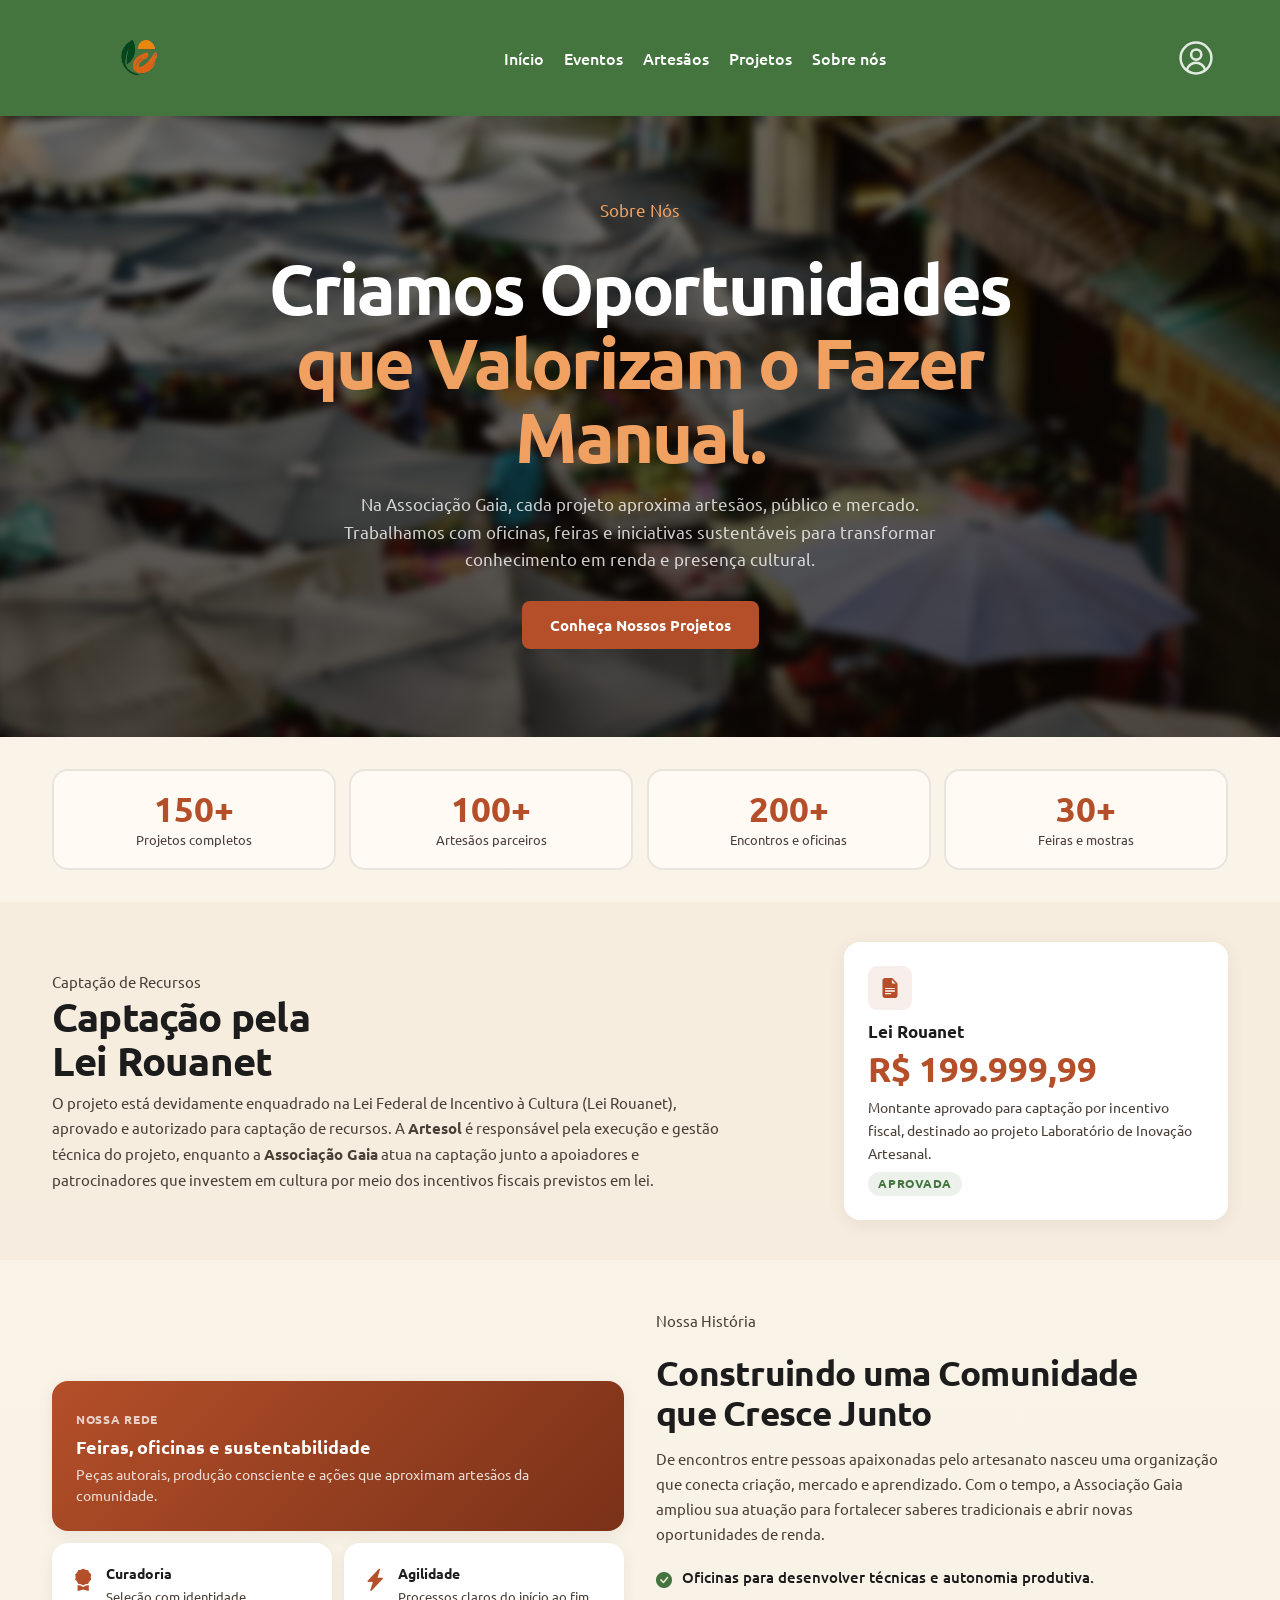
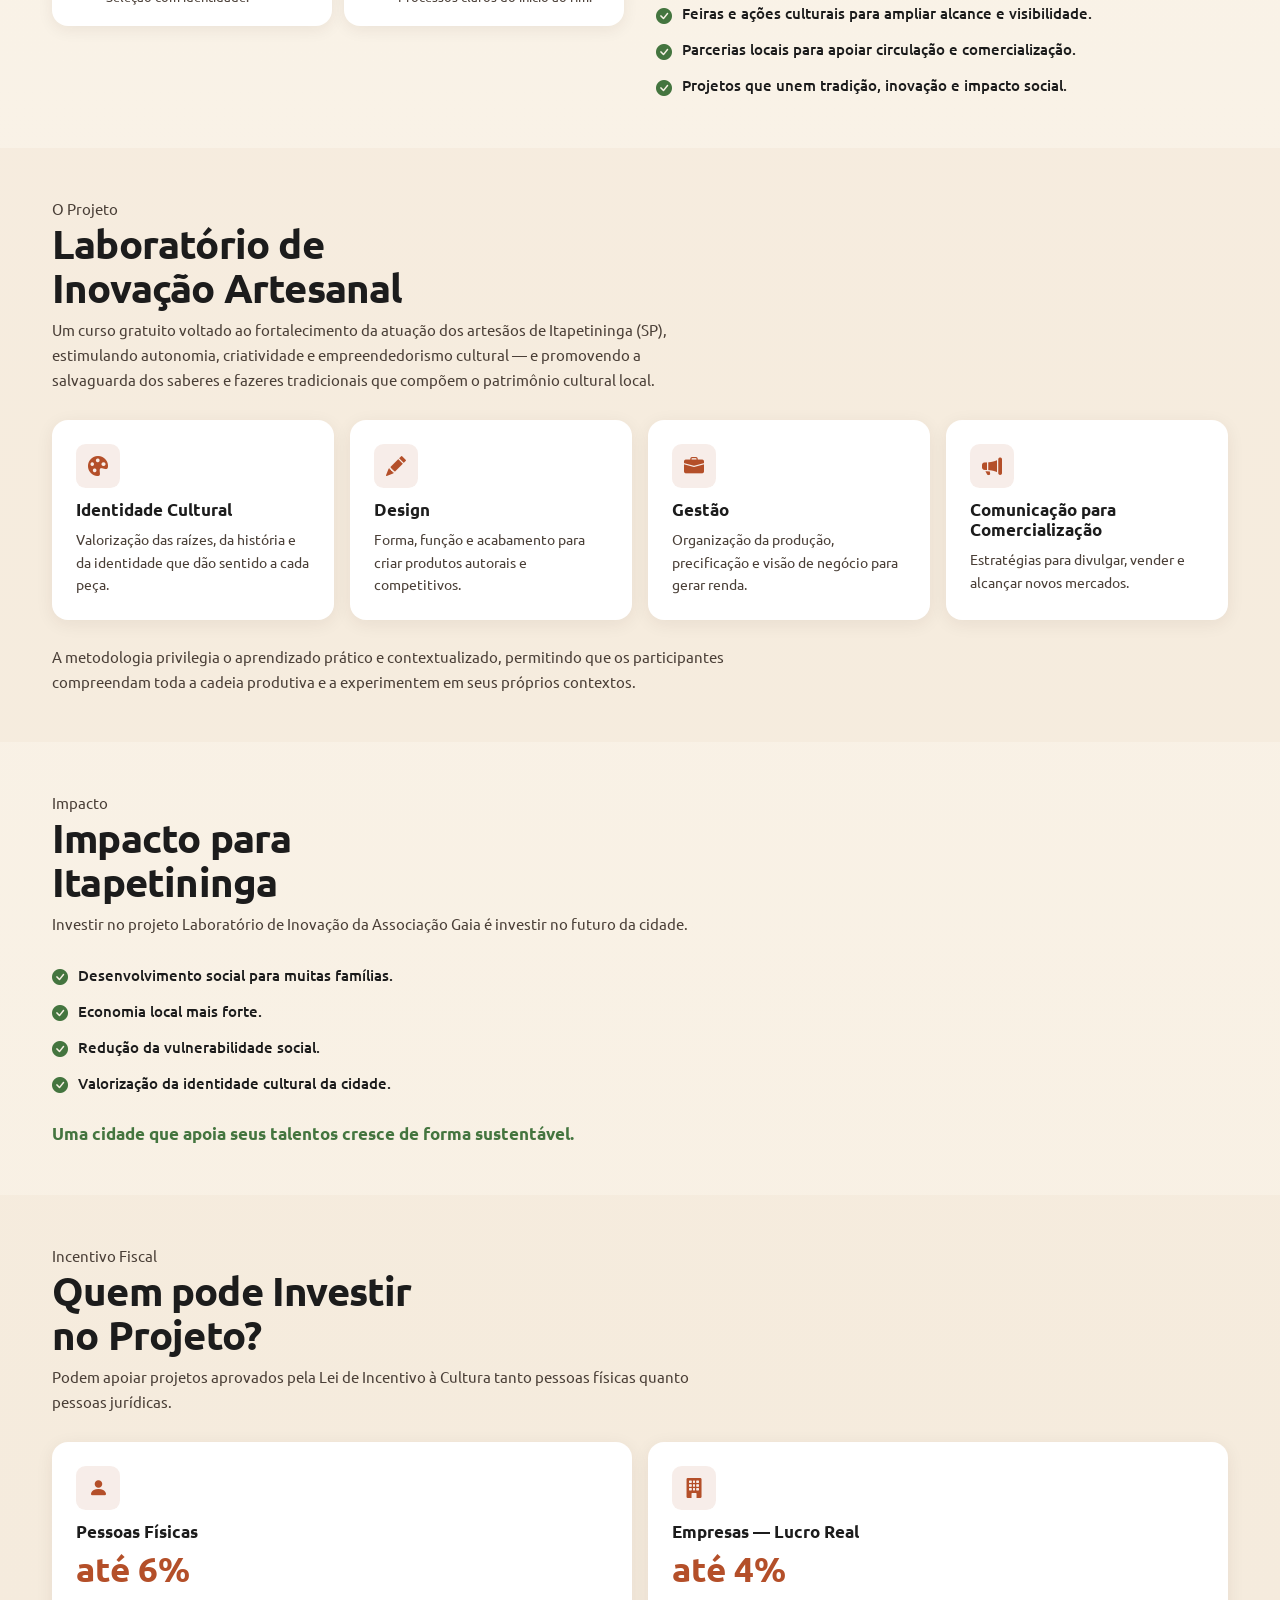
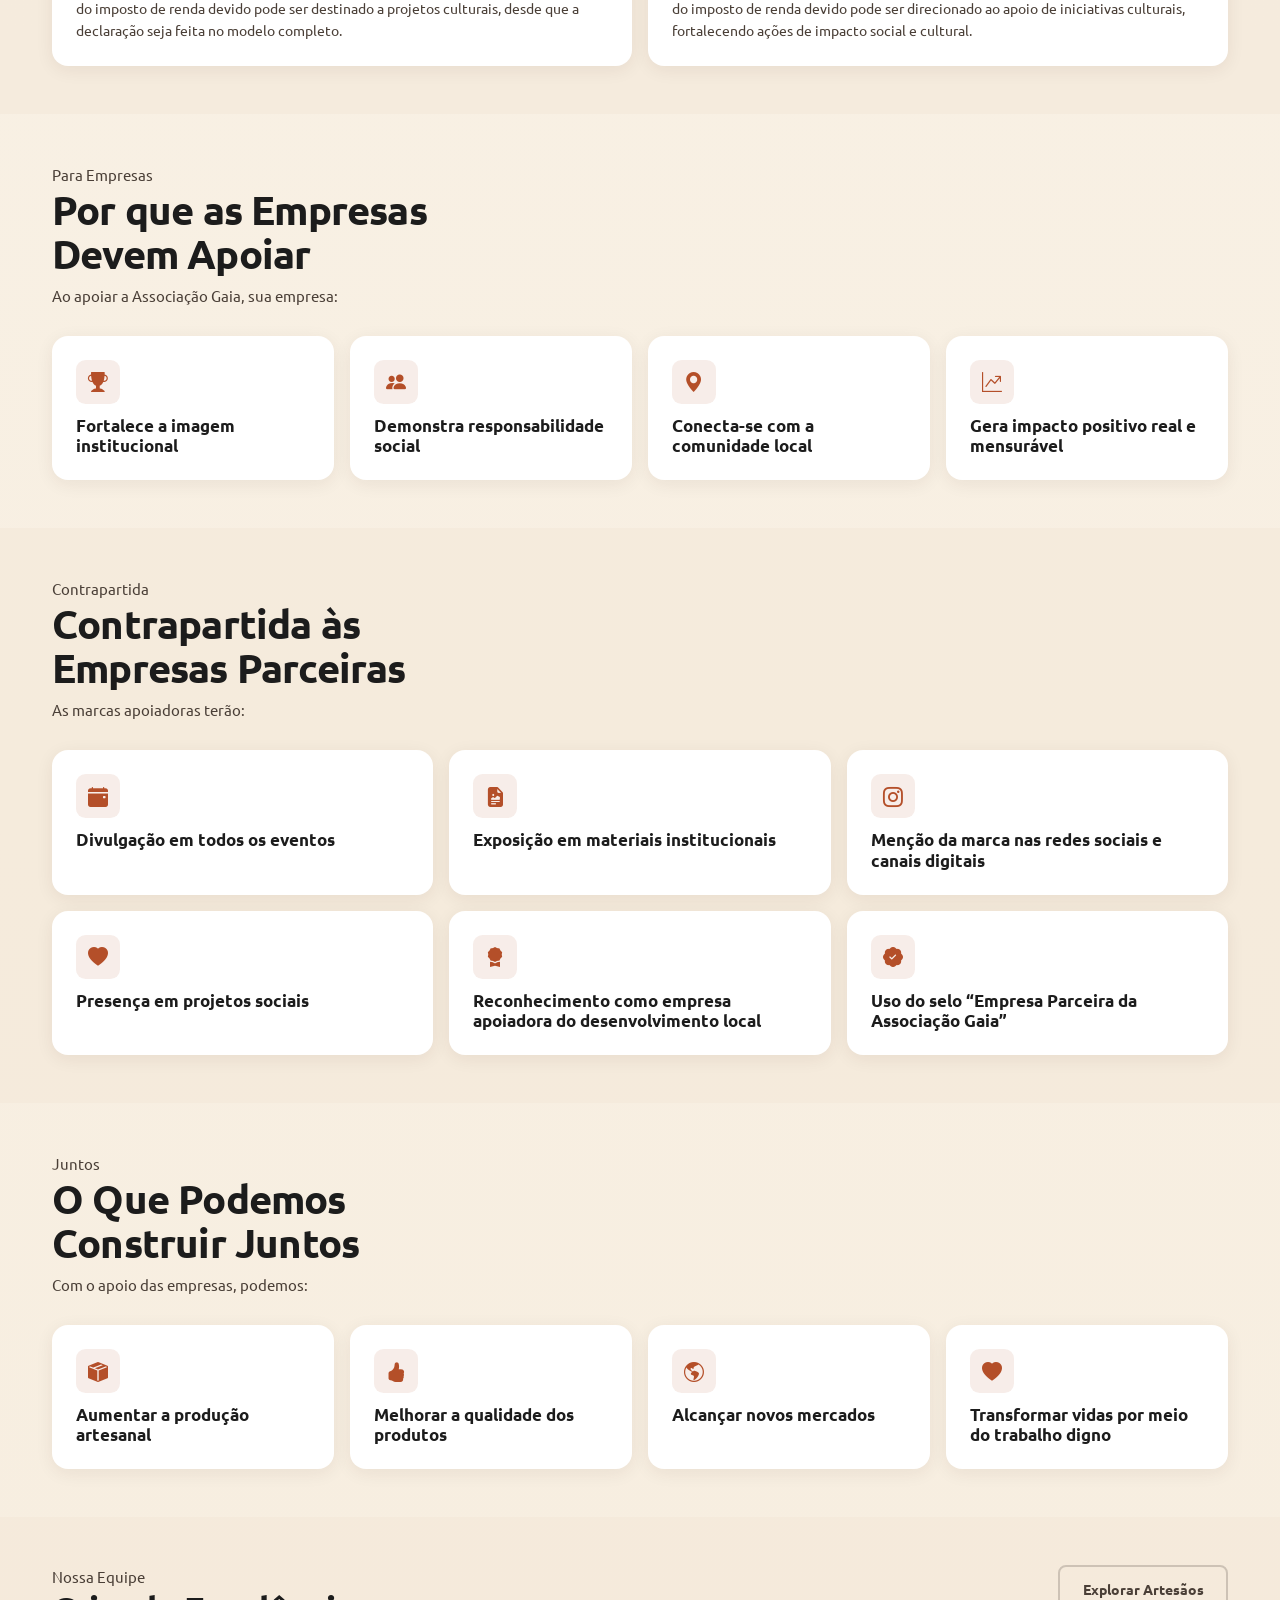
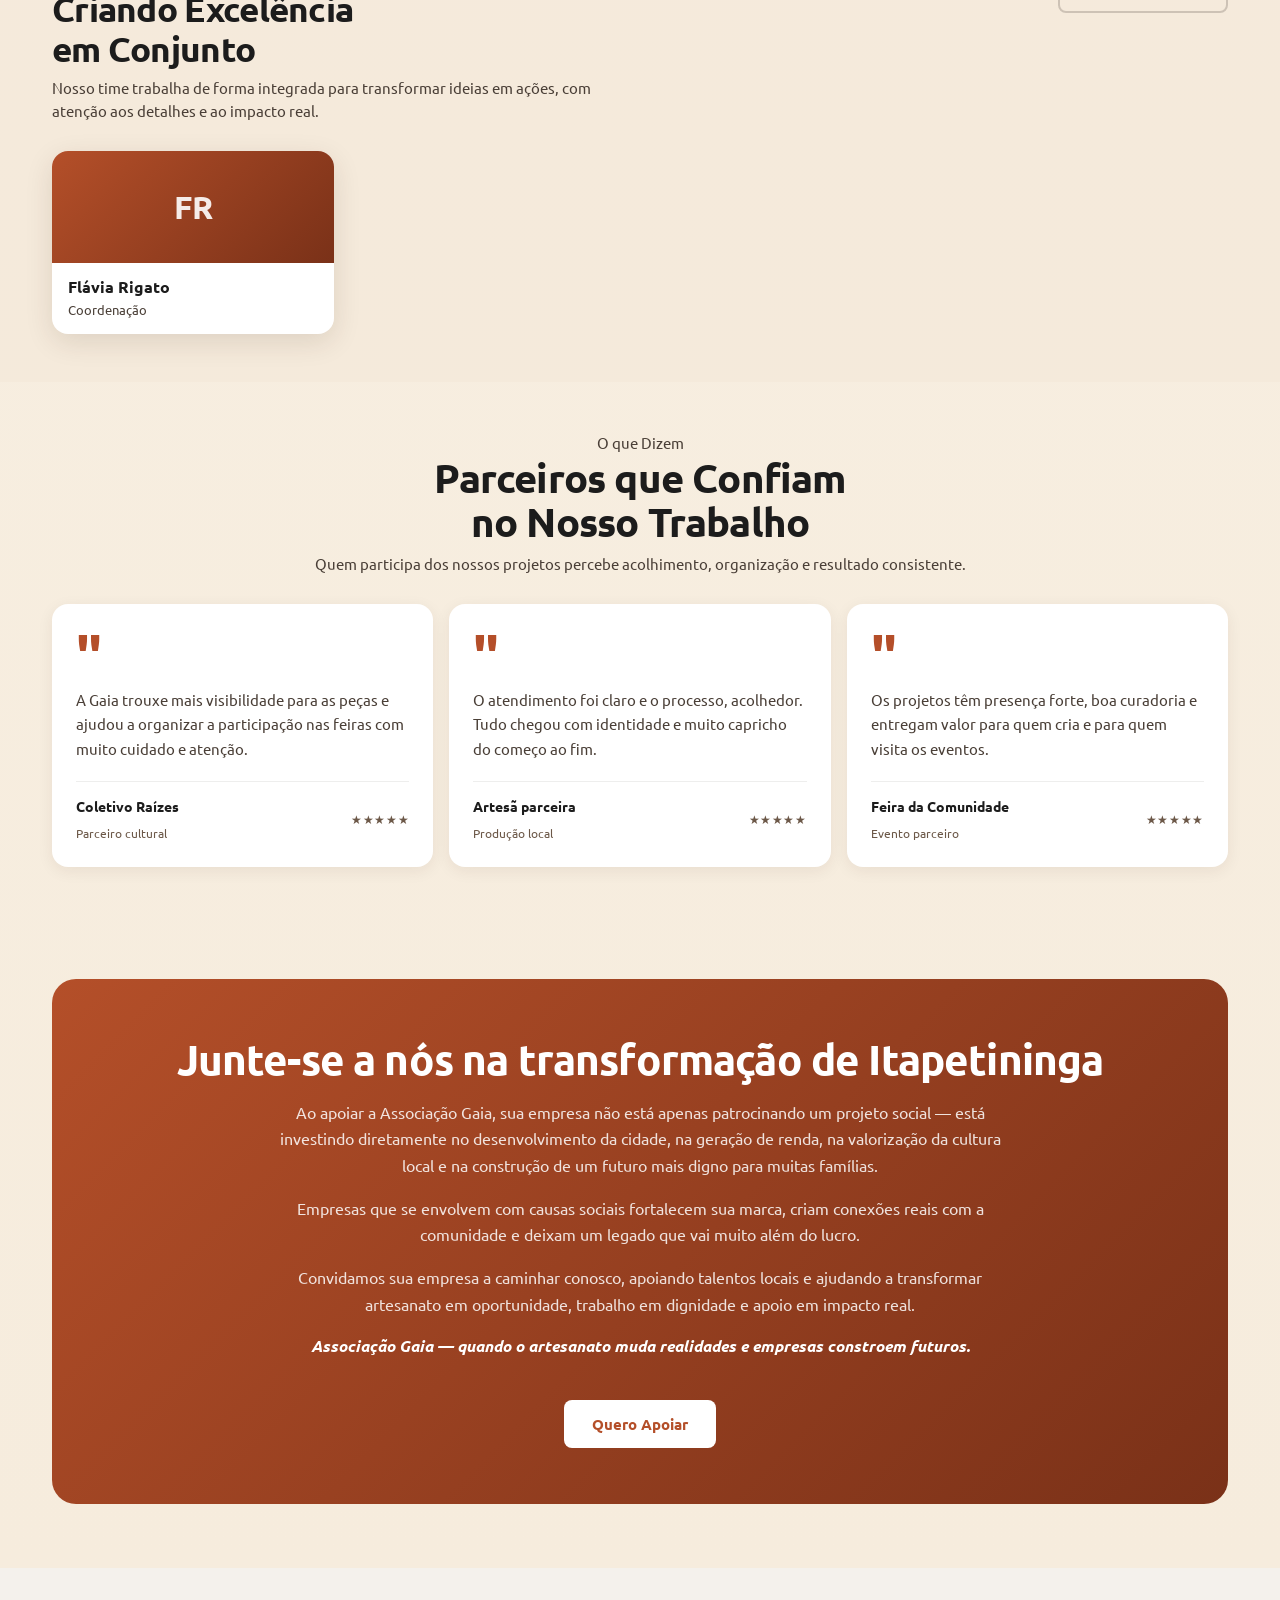
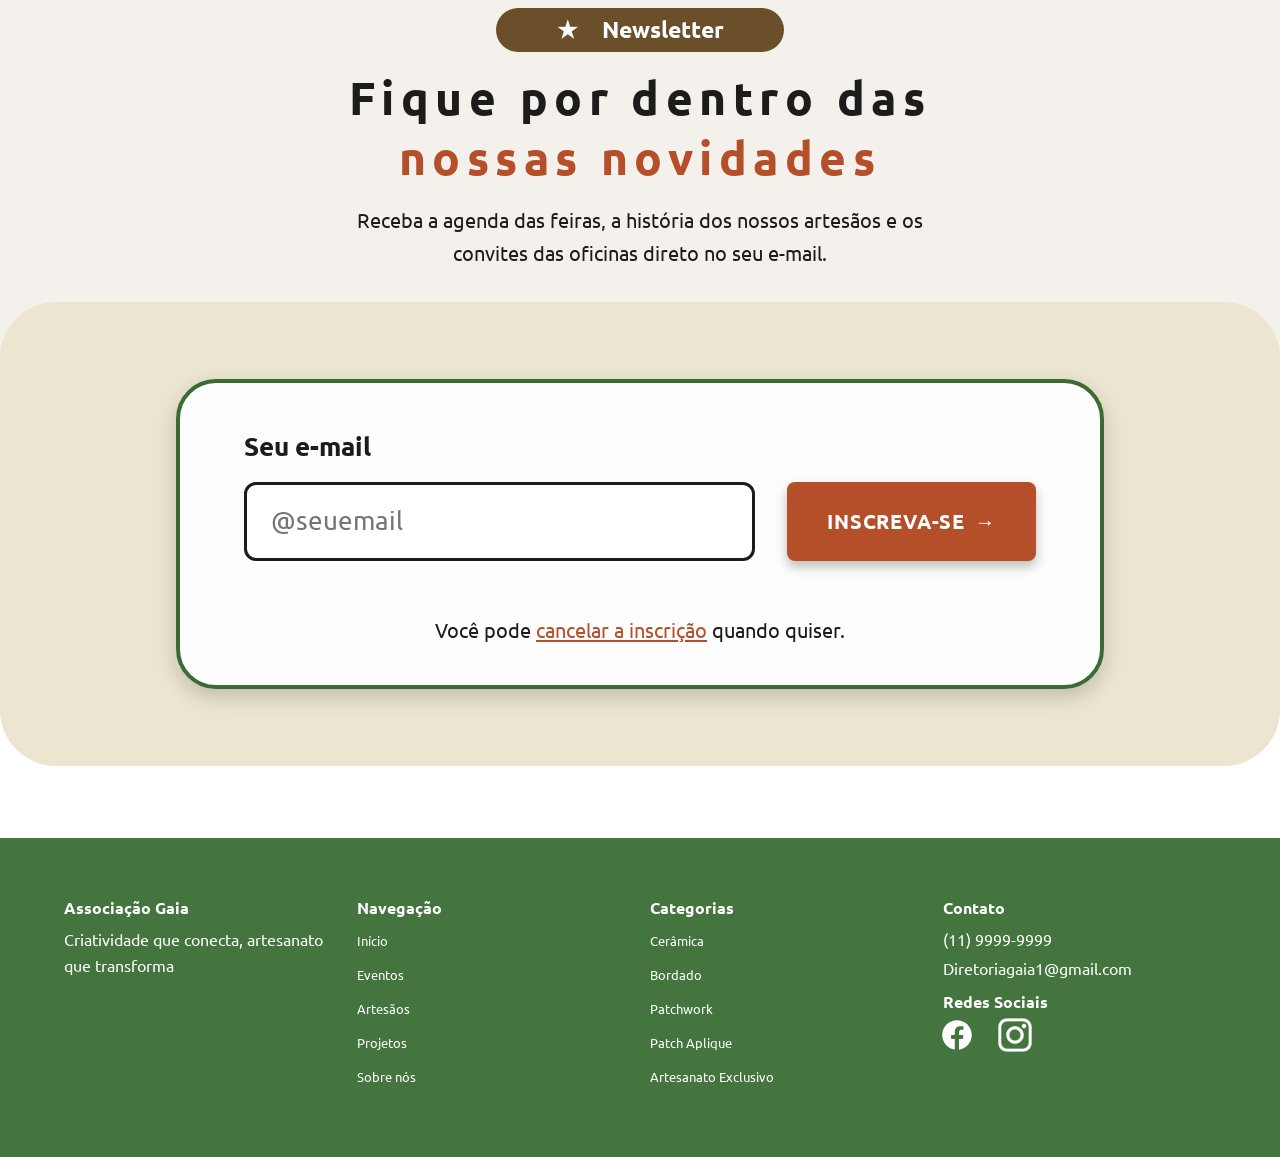
<file: pages/sobre-nos.html>
<!DOCTYPE html>
<html lang="pt-BR">
<head>
    <meta charset="UTF-8">
    <meta name="viewport" content="width=device-width, initial-scale=1.0">
    <link rel="preconnect" href="https://fonts.googleapis.com">
    <link rel="preconnect" href="https://fonts.gstatic.com" crossorigin>
    <link href="https://fonts.googleapis.com/css2?family=Gravitas+One&family=Luckiest+Guy&family=Ubuntu:ital,wght@0,300;0,400;0,500;0,700;1,300;1,400;1,500;1,700&display=swap" rel="stylesheet">
    <link rel="stylesheet" href="../assets/lib/bootstrap-icons/bootstrap-icons.css">
    <title>Sobre Nós | Associação Gaia</title>
    <link rel="stylesheet" href="../css/style.css">
    <script src="../js/config.js"></script>
    <script src="../js/script.js" defer></script>
    <script src="../js/newsletter.js" defer></script>
</head>
<body>
    <a href="#conteudo-principal" class="skip-link">Pular para o conteúdo principal</a>
    <!-- GLOBAL - HEADER PARA MOBILE E DESKTOP -->
    <header class="geral-header">
      <nav class="mobile-header">
        <div class="mobile-header-container-flexbox-pai">
            <img src="../assets/logo-associacao-gaia.svg" alt="logo-gaia" class="header-logo-img">
            <img src="../assets/icone-tres-linhas-header.svg" alt="tres-linhas" class="header-tamanho-imagens" id="mobile-header-btn-menu">
        </div>
      </nav>
      <nav class="desktop-header">
        <img src="../assets/logo-associacao-gaia.svg" alt="logo-gaia" class="header-logo-img">
        <ul class="desktop-header-container-flexbox-pai">
            <li><a href="../index.html">Início</a></li>
            <li><a href="eventos.html">Eventos</a></li>
            <li><a href="artesaos.html">Artesãos</a></li>
            <li><a href="projetos.html">Projetos</a></li>
            <li><a href="sobre-nos.html">Sobre nós</a></li>

            <li id="link-painel-admin" hidden><a href="painel-administrativo.html">Painel Administrativo</a></li>
        </ul>
        <div>
            <a href="login.html" aria-label="Entrar na minha conta">
                <img src="../assets/icone-user-header.svg" alt="icone-usuario" class="icone-usuario">
            </a>
        </div>
      </nav>
      <aside id="mobile-header-sidebar">
        <div class="mobile-sidebar-cima">
             <button id="mobile-btnFechar-sidebar">X</button>
        </div>
        <div class="mobile-usuario-sidebar">
            <a href="login.html" aria-label="Entrar na minha conta" class="mobile-usuario-sidebar-link">
                <img src="../assets/icone-user-header.svg" alt="icone-usuario-sidebar" class="mobile-icone-usuario">
                <span>Minha conta</span>
            </a>
        </div>
        <nav>
           <ul class="mobile-sidebar">
            <li><a href="../index.html">Início</a></li>
            <li><a href="eventos.html">Eventos</a></li>
            <li><a href="artesaos.html">Artesãos</a></li>
            <li><a href="projetos.html">Projetos</a></li>
            <li><a href="sobre-nos.html">Sobre nós</a></li>

            <li id="link-painel-admin-mobile" hidden><a href="painel-administrativo.html">Painel Administrativo</a></li>
           </ul>
        </nav>
      </aside>
      <div id="mobile-header-overlay" class="mobile-header-overlay-class"></div>
    </header>

    <!------- LANA ------->
    <!-- SOBRE NÓS -->
    <main class="ln-sn-page" id="conteudo-principal" tabindex="-1">
        
        <!-- HERO -->
        <section class="ln-sn-hero">
            <div class="ln-sn-wrap">

                <div class="ln-sn-hero-inner">
                    <div class="ln-sn-hero-copy">
                        <p class="ln-sn-label">Sobre Nós</p>
                        <h1>Criamos Oportunidades<br><span class="ln-sn-highlight">que Valorizam o Fazer Manual.</span></h1>
                        <p>Na Associação Gaia, cada projeto aproxima artesãos, público e mercado. Trabalhamos com oficinas, feiras e iniciativas sustentáveis para transformar conhecimento em renda e presença cultural.</p>
                        <a href="projetos.html" class="ln-sn-btn">Conheça Nossos Projetos</a>
                    </div>

                </div>
            </div>
        </section>

        <!-- STATS -->
        <section class="ln-sn-stats-section">
            <div class="ln-sn-wrap">
                <div class="ln-sn-stats-grid" aria-label="Números da associação">
                    <article class="ln-sn-stat">
                        <strong>150+</strong>
                        <span>Projetos completos</span>
                    </article>
                    <article class="ln-sn-stat">
                        <strong>100+</strong>
                        <span>Artesãos parceiros</span>
                    </article>
                    <article class="ln-sn-stat">
                        <strong>200+</strong>
                        <span>Encontros e oficinas</span>
                    </article>
                    <article class="ln-sn-stat">
                        <strong>30+</strong>
                        <span>Feiras e mostras</span>
                    </article>
                </div>
            </div>
        </section>

        <!-- LEIS DE INCENTIVO -->
        <section class="ln-sn-leis">
            <div class="ln-sn-wrap ln-sn-leis-split">
                <div class="ln-sn-section-head">
                    <p class="ln-sn-label">Captação de Recursos</p>
                    <h2>Captação pela<br>Lei Rouanet</h2>
                    <p>O projeto está devidamente enquadrado na Lei Federal de Incentivo à Cultura (Lei Rouanet), aprovado e autorizado para captação de recursos. A <strong>Artesol</strong> é responsável pela execução e gestão técnica do projeto, enquanto a <strong>Associação Gaia</strong> atua na captação junto a apoiadores e patrocinadores que investem em cultura por meio dos incentivos fiscais previstos em lei.</p>
                </div>

                <article class="ln-sn-lei-card">
                    <div class="ln-sn-lei-icon">
                        <i class="bi bi-file-earmark-text-fill"></i>
                    </div>
                    <h3>Lei Rouanet</h3>
                    <p class="ln-sn-amount">R$ 199.999,99</p>
                    <p>Montante aprovado para captação por incentivo fiscal, destinado ao projeto Laboratório de Inovação Artesanal.</p>
                    <span class="ln-sn-lei-tag">Aprovada</span>
                </article>
            </div>
        </section>

        <!-- HISTÓRIA -->
        <section class="ln-sn-history">
            <div class="ln-sn-wrap ln-sn-history-grid">
                <div class="ln-sn-history-visual" aria-hidden="true">
                    <div class="ln-sn-hist-main ln-sn-hist-block">
                        <span class="ln-sn-hist-tag">Nossa rede</span>
                        <h3>Feiras, oficinas e sustentabilidade</h3>
                        <p>Peças autorais, produção consciente e ações que aproximam artesãos da comunidade.</p>
                    </div>
                    <div class="ln-sn-hist-top ln-sn-hist-block ln-sn-hist-block--small">
                        <i class="bi bi-award-fill"></i>
                        <div>
                            <strong>Curadoria</strong>
                            <p>Seleção com identidade.</p>
                        </div>
                    </div>
                    <div class="ln-sn-hist-side ln-sn-hist-block ln-sn-hist-block--small">
                        <i class="bi bi-lightning-charge-fill"></i>
                        <div>
                            <strong>Agilidade</strong>
                            <p>Processos claros do início ao fim.</p>
                        </div>
                    </div>
                </div>

                <div class="ln-sn-history-copy">
                    <p class="ln-sn-label">Nossa História</p>
                    <h2>Construindo uma Comunidade<br>que Cresce Junto</h2>
                    <p>De encontros entre pessoas apaixonadas pelo artesanato nasceu uma organização que conecta criação, mercado e aprendizado. Com o tempo, a Associação Gaia ampliou sua atuação para fortalecer saberes tradicionais e abrir novas oportunidades de renda.</p>

                    <ul class="ln-sn-history-list">
                        <li><i class="bi bi-check-circle-fill"></i> Oficinas para desenvolver técnicas e autonomia produtiva.</li>
                        <li><i class="bi bi-check-circle-fill"></i> Feiras e ações culturais para ampliar alcance e visibilidade.</li>
                        <li><i class="bi bi-check-circle-fill"></i> Parcerias locais para apoiar circulação e comercialização.</li>
                        <li><i class="bi bi-check-circle-fill"></i> Projetos que unem tradição, inovação e impacto social.</li>
                    </ul>
                </div>
            </div>
        </section>

        <!-- SOBRE O PROJETO -->
        <section class="ln-sn-block ln-sn-block--tint">
            <div class="ln-sn-wrap">
                <div class="ln-sn-section-head">
                    <p class="ln-sn-label">O Projeto</p>
                    <h2>Laboratório de<br>Inovação Artesanal</h2>
                    <p>Um curso gratuito voltado ao fortalecimento da atuação dos artesãos de Itapetininga (SP), estimulando autonomia, criatividade e empreendedorismo cultural — e promovendo a salvaguarda dos saberes e fazeres tradicionais que compõem o patrimônio cultural local.</p>
                </div>

                <div class="ln-sn-feature-grid ln-sn-feature-grid--4">
                    <article class="ln-sn-lei-card">
                        <div class="ln-sn-lei-icon"><i class="bi bi-palette-fill"></i></div>
                        <h3>Identidade Cultural</h3>
                        <p>Valorização das raízes, da história e da identidade que dão sentido a cada peça.</p>
                    </article>
                    <article class="ln-sn-lei-card">
                        <div class="ln-sn-lei-icon"><i class="bi bi-pencil-fill"></i></div>
                        <h3>Design</h3>
                        <p>Forma, função e acabamento para criar produtos autorais e competitivos.</p>
                    </article>
                    <article class="ln-sn-lei-card">
                        <div class="ln-sn-lei-icon"><i class="bi bi-briefcase-fill"></i></div>
                        <h3>Gestão</h3>
                        <p>Organização da produção, precificação e visão de negócio para gerar renda.</p>
                    </article>
                    <article class="ln-sn-lei-card">
                        <div class="ln-sn-lei-icon"><i class="bi bi-megaphone-fill"></i></div>
                        <h3>Comunicação para Comercialização</h3>
                        <p>Estratégias para divulgar, vender e alcançar novos mercados.</p>
                    </article>
                </div>

                <p class="ln-sn-text" style="margin-top:1.5rem;">A metodologia privilegia o aprendizado prático e contextualizado, permitindo que os participantes compreendam toda a cadeia produtiva e a experimentem em seus próprios contextos.</p>
            </div>
        </section>

        <!-- IMPACTO PARA ITAPETININGA -->
        <section class="ln-sn-block">
            <div class="ln-sn-wrap">
                <div class="ln-sn-section-head">
                    <p class="ln-sn-label">Impacto</p>
                    <h2>Impacto para<br>Itapetininga</h2>
                    <p>Investir no projeto Laboratório de Inovação da Associação Gaia é investir no futuro da cidade.</p>
                </div>

                <ul class="ln-sn-history-list">
                    <li><i class="bi bi-check-circle-fill"></i> Desenvolvimento social para muitas famílias.</li>
                    <li><i class="bi bi-check-circle-fill"></i> Economia local mais forte.</li>
                    <li><i class="bi bi-check-circle-fill"></i> Redução da vulnerabilidade social.</li>
                    <li><i class="bi bi-check-circle-fill"></i> Valorização da identidade cultural da cidade.</li>
                </ul>

                <p class="ln-sn-highlight-note">Uma cidade que apoia seus talentos cresce de forma sustentável.</p>
            </div>
        </section>

        <!-- QUEM PODE INVESTIR -->
        <section class="ln-sn-block ln-sn-block--tint">
            <div class="ln-sn-wrap">
                <div class="ln-sn-section-head">
                    <p class="ln-sn-label">Incentivo Fiscal</p>
                    <h2>Quem pode Investir<br>no Projeto?</h2>
                    <p>Podem apoiar projetos aprovados pela Lei de Incentivo à Cultura tanto pessoas físicas quanto pessoas jurídicas.</p>
                </div>

                <div class="ln-sn-feature-grid">
                    <article class="ln-sn-lei-card">
                        <div class="ln-sn-lei-icon"><i class="bi bi-person-fill"></i></div>
                        <h3>Pessoas Físicas</h3>
                        <p class="ln-sn-amount">até 6%</p>
                        <p>do imposto de renda devido pode ser destinado a projetos culturais, desde que a declaração seja feita no modelo completo.</p>
                    </article>
                    <article class="ln-sn-lei-card">
                        <div class="ln-sn-lei-icon"><i class="bi bi-building-fill"></i></div>
                        <h3>Empresas — Lucro Real</h3>
                        <p class="ln-sn-amount">até 4%</p>
                        <p>do imposto de renda devido pode ser direcionado ao apoio de iniciativas culturais, fortalecendo ações de impacto social e cultural.</p>
                    </article>
                </div>
            </div>
        </section>

        <!-- POR QUE AS EMPRESAS DEVEM APOIAR -->
        <section class="ln-sn-block">
            <div class="ln-sn-wrap">
                <div class="ln-sn-section-head">
                    <p class="ln-sn-label">Para Empresas</p>
                    <h2>Por que as Empresas<br>Devem Apoiar</h2>
                    <p>Ao apoiar a Associação Gaia, sua empresa:</p>
                </div>

                <div class="ln-sn-feature-grid ln-sn-feature-grid--4">
                    <article class="ln-sn-lei-card">
                        <div class="ln-sn-lei-icon"><i class="bi bi-trophy-fill"></i></div>
                        <h3>Fortalece a imagem institucional</h3>
                    </article>
                    <article class="ln-sn-lei-card">
                        <div class="ln-sn-lei-icon"><i class="bi bi-people-fill"></i></div>
                        <h3>Demonstra responsabilidade social</h3>
                    </article>
                    <article class="ln-sn-lei-card">
                        <div class="ln-sn-lei-icon"><i class="bi bi-geo-alt-fill"></i></div>
                        <h3>Conecta-se com a comunidade local</h3>
                    </article>
                    <article class="ln-sn-lei-card">
                        <div class="ln-sn-lei-icon"><i class="bi bi-graph-up-arrow"></i></div>
                        <h3>Gera impacto positivo real e mensurável</h3>
                    </article>
                </div>
            </div>
        </section>

        <!-- CONTRAPARTIDA ÀS EMPRESAS PARCEIRAS -->
        <section class="ln-sn-block ln-sn-block--tint">
            <div class="ln-sn-wrap">
                <div class="ln-sn-section-head">
                    <p class="ln-sn-label">Contrapartida</p>
                    <h2>Contrapartida às<br>Empresas Parceiras</h2>
                    <p>As marcas apoiadoras terão:</p>
                </div>

                <div class="ln-sn-feature-grid ln-sn-feature-grid--3">
                    <article class="ln-sn-lei-card">
                        <div class="ln-sn-lei-icon"><i class="bi bi-calendar-event-fill"></i></div>
                        <h3>Divulgação em todos os eventos</h3>
                    </article>
                    <article class="ln-sn-lei-card">
                        <div class="ln-sn-lei-icon"><i class="bi bi-file-earmark-richtext-fill"></i></div>
                        <h3>Exposição em materiais institucionais</h3>
                    </article>
                    <article class="ln-sn-lei-card">
                        <div class="ln-sn-lei-icon"><i class="bi bi-instagram"></i></div>
                        <h3>Menção da marca nas redes sociais e canais digitais</h3>
                    </article>
                    <article class="ln-sn-lei-card">
                        <div class="ln-sn-lei-icon"><i class="bi bi-heart-fill"></i></div>
                        <h3>Presença em projetos sociais</h3>
                    </article>
                    <article class="ln-sn-lei-card">
                        <div class="ln-sn-lei-icon"><i class="bi bi-award-fill"></i></div>
                        <h3>Reconhecimento como empresa apoiadora do desenvolvimento local</h3>
                    </article>
                    <article class="ln-sn-lei-card">
                        <div class="ln-sn-lei-icon"><i class="bi bi-patch-check-fill"></i></div>
                        <h3>Uso do selo “Empresa Parceira da Associação Gaia”</h3>
                    </article>
                </div>
            </div>
        </section>

        <!-- O QUE PODEMOS CONSTRUIR JUNTOS -->
        <section class="ln-sn-block">
            <div class="ln-sn-wrap">
                <div class="ln-sn-section-head">
                    <p class="ln-sn-label">Juntos</p>
                    <h2>O Que Podemos<br>Construir Juntos</h2>
                    <p>Com o apoio das empresas, podemos:</p>
                </div>

                <div class="ln-sn-feature-grid ln-sn-feature-grid--4">
                    <article class="ln-sn-lei-card">
                        <div class="ln-sn-lei-icon"><i class="bi bi-box-seam-fill"></i></div>
                        <h3>Aumentar a produção artesanal</h3>
                    </article>
                    <article class="ln-sn-lei-card">
                        <div class="ln-sn-lei-icon"><i class="bi bi-hand-thumbs-up-fill"></i></div>
                        <h3>Melhorar a qualidade dos produtos</h3>
                    </article>
                    <article class="ln-sn-lei-card">
                        <div class="ln-sn-lei-icon"><i class="bi bi-globe-americas"></i></div>
                        <h3>Alcançar novos mercados</h3>
                    </article>
                    <article class="ln-sn-lei-card">
                        <div class="ln-sn-lei-icon"><i class="bi bi-heart-fill"></i></div>
                        <h3>Transformar vidas por meio do trabalho digno</h3>
                    </article>
                </div>
            </div>
        </section>

        <!-- EQUIPE -->
        <section class="ln-sn-team">
            <div class="ln-sn-wrap">
                <div class="ln-sn-team-head">
                    <div>
                        <p class="ln-sn-label">Nossa Equipe</p>
                        <h2>Criando Excelência<br>em Conjunto</h2>
                        <p>Nosso time trabalha de forma integrada para transformar ideias em ações, com atenção aos detalhes e ao impacto real.</p>
                    </div>
                    <a href="artesaos.html" class="ln-sn-btn-ghost">Explorar Artesãos</a>
                </div>

                <div class="ln-sn-team-grid ln-sn-team-grid--single">
                    <article class="ln-sn-team-card ln-sn-team-card--featured">
                        <div class="ln-sn-team-avatar ln-sn-avatar--terra">
                            <span>FR</span>
                            <div class="ln-sn-team-socials" aria-hidden="true">
                                <i class="bi bi-instagram"></i>
                                <i class="bi bi-facebook"></i>
                                <i class="bi bi-envelope-fill"></i>
                            </div>
                        </div>
                        <div class="ln-sn-team-body">
                            <h3>Flávia Rigato</h3>
                            <p>Coordenação</p>
                        </div>
                    </article>
                </div>
            </div>
        </section>

        <!-- DEPOIMENTOS -->
        <section class="ln-sn-testimonials">
            <div class="ln-sn-wrap">
                <div class="ln-sn-section-head ln-sn-section-head--center">
                    <p class="ln-sn-label">O que Dizem</p>
                    <h2>Parceiros que Confiam<br>no Nosso Trabalho</h2>
                    <p>Quem participa dos nossos projetos percebe acolhimento, organização e resultado consistente.</p>
                </div>

                <div class="ln-sn-testimonials-grid">
                    <article class="ln-sn-testimonial">
                        <p class="ln-sn-quote-mark">"</p>
                        <p class="ln-sn-testimonial-text">A Gaia trouxe mais visibilidade para as peças e ajudou a organizar a participação nas feiras com muito cuidado e atenção.</p>
                        <div class="ln-sn-testimonial-footer">
                            <div>
                                <strong>Coletivo Raízes</strong>
                                <span>Parceiro cultural</span>
                            </div>
                            <span class="ln-sn-stars" aria-hidden="true">★★★★★</span>
                        </div>
                    </article>

                    <article class="ln-sn-testimonial">
                        <p class="ln-sn-quote-mark">"</p>
                        <p class="ln-sn-testimonial-text">O atendimento foi claro e o processo, acolhedor. Tudo chegou com identidade e muito capricho do começo ao fim.</p>
                        <div class="ln-sn-testimonial-footer">
                            <div>
                                <strong>Artesã parceira</strong>
                                <span>Produção local</span>
                            </div>
                            <span class="ln-sn-stars" aria-hidden="true">★★★★★</span>
                        </div>
                    </article>

                    <article class="ln-sn-testimonial">
                        <p class="ln-sn-quote-mark">"</p>
                        <p class="ln-sn-testimonial-text">Os projetos têm presença forte, boa curadoria e entregam valor para quem cria e para quem visita os eventos.</p>
                        <div class="ln-sn-testimonial-footer">
                            <div>
                                <strong>Feira da Comunidade</strong>
                                <span>Evento parceiro</span>
                            </div>
                            <span class="ln-sn-stars" aria-hidden="true">★★★★★</span>
                        </div>
                    </article>
                </div>
            </div>
        </section>

        <!-- CONVITE -->
        <section class="ln-sn-cta">
            <div class="ln-sn-wrap">
                <div class="ln-sn-cta-inner">
                    <h2>Junte-se a nós na transformação de Itapetininga</h2>
                    <p>Ao apoiar a Associação Gaia, sua empresa não está apenas patrocinando um projeto social — está investindo diretamente no desenvolvimento da cidade, na geração de renda, na valorização da cultura local e na construção de um futuro mais digno para muitas famílias.</p>
                    <p>Empresas que se envolvem com causas sociais fortalecem sua marca, criam conexões reais com a comunidade e deixam um legado que vai muito além do lucro.</p>
                    <p>Convidamos sua empresa a caminhar conosco, apoiando talentos locais e ajudando a transformar artesanato em oportunidade, trabalho em dignidade e apoio em impacto real.</p>
                    <p class="ln-sn-cta-tagline">Associação Gaia — quando o artesanato muda realidades e empresas constroem futuros.</p>
                    <a href="https://www.instagram.com/associacaogaia/" target="_blank" rel="noreferrer" class="ln-sn-btn ln-sn-btn--light">Quero Apoiar</a>
                </div>
            </div>
        </section>

    </main>

    <!-- GLOBAL - FOOTER PARA MOBILE E DESKTOP -->
    <footer class="footer-container-grid-pai">
        <div class="footer-grid-bloco1">
          <h3>Associação Gaia</h3>
          <p>Criatividade que conecta, artesanato que transforma</p>
        </div>
        <div class="footer-grid-bloco2">
            <h4>Navegação</h4>
            <ul>
                <li><a href="../index.html">Início</a></li>
                <li><a href="eventos.html">Eventos</a></li>
                <li><a href="artesaos.html">Artesãos</a></li>
                <li><a href="projetos.html">Projetos</a></li>
                <li><a href="sobre-nos.html">Sobre nós</a></li>

                <li id="footer-painel-admin" hidden><a href="painel-administrativo.html">Painel Administrativo</a></li>
            </ul>
        </div>
        <div class="footer-grid-bloco3">
            <h4>Categorias</h4>
            <ul>
                <li><a href="artesaos.html" aria-label="Ver artesãos que trabalham com Cerâmica">Cerâmica</a></li>
                <li><a href="artesaos.html" aria-label="Ver artesãos que trabalham com Bordado">Bordado</a></li>
                <li><a href="artesaos.html" aria-label="Ver artesãos que trabalham com Patchwork">Patchwork</a></li>
                <li><a href="artesaos.html" aria-label="Ver artesãos que trabalham com Patch Aplique">Patch Aplique</a></li>
                <li><a href="artesaos.html" aria-label="Ver artesãos de Artesanato Exclusivo">Artesanato Exclusivo</a></li>
            </ul>
        </div>
        <div class="footer-grid-bloco4">
            <h4>Contato</h4>
            <p>(11) 9999-9999</p>
            <p>Diretoriagaia1@gmail.com</p>

            <h4>Redes Sociais</h4>
            <div>
                <a href="https://www.facebook.com/AssociacaoGAIA1" target="_blank">
                    <img src="../assets/icone-facebook-footer.svg" alt="icone-facebook-rodape"
                        class="header-tamanho-imagens footer-rede-social" loading="lazy" width="400" height="300">
                </a>
                <a href="https://www.instagram.com/associacaogaia/" target="_blank">
                    <img src="../assets/icone-instagram-footer.svg" alt="icone-instagram-rodape"
                        class="header-tamanho-imagens footer-rede-social" loading="lazy" width="400" height="300">
                </a>
            </div>
        </div>
    </footer>

    <div vw class="enabled">
    <div vw-access-button class="active"></div>
    <div vw-plugin-wrapper>
        <div class="vw-plugin-top-wrapper"></div>
    </div>
</div>

</body>
</html>
</file>
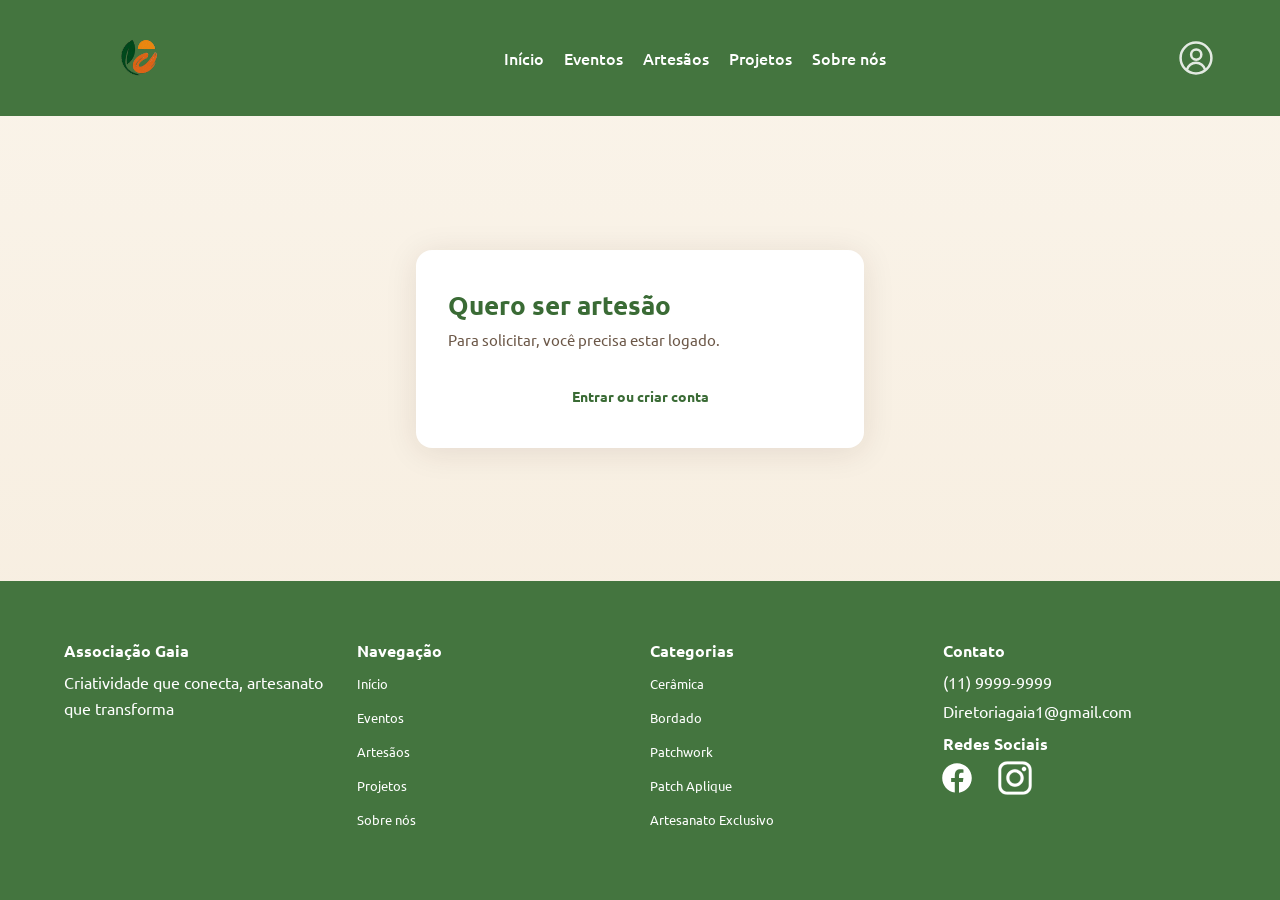
<file: pages/solicitar-artesao.html>
<!DOCTYPE html>
<html lang="pt-BR">
<head>
    <meta charset="UTF-8">
    <meta name="viewport" content="width=device-width, initial-scale=1.0">
    <meta name="description" content="Solicite se tornar artesão da Associação Gaia.">
    <link rel="preconnect" href="https://fonts.googleapis.com">
    <link rel="preconnect" href="https://fonts.gstatic.com" crossorigin>
    <link href="https://fonts.googleapis.com/css2?family=Gravitas+One&family=Luckiest+Guy&family=Ubuntu:ital,wght@0,300;0,400;0,500;0,700;1,300;1,400;1,500;1,700&display=swap" rel="stylesheet">
    <title>Quero ser artesão | Associação Gaia</title>
    <link rel="stylesheet" href="../css/style.css">
    <script src="../js/config.js"></script>
    <script src="../js/script.js" defer></script>
    <script src="../js/newsletter.js" defer></script>
</head>
<body class="la-login-page">
    <a href="#conteudo-principal" class="skip-link">Pular para o conteúdo principal</a>

    <!-- GLOBAL - HEADER PARA MOBILE E DESKTOP -->
    <!-- GLOBAL - HEADER PARA MOBILE E DESKTOP -->
    <header class="geral-header">
      <nav class="mobile-header">
        <div class="mobile-header-container-flexbox-pai">
            <img src="../assets/logo-associacao-gaia.svg" alt="logo-gaia" class="header-logo-img">
            <img src="../assets/icone-tres-linhas-header.svg" alt="tres-linhas" class="header-tamanho-imagens" id="mobile-header-btn-menu">
        </div>
      </nav>
      <nav class="desktop-header">
        <img src="../assets/logo-associacao-gaia.svg" alt="logo-gaia" class="header-logo-img">
        <ul class="desktop-header-container-flexbox-pai">
            <li><a href="../index.html">Início</a></li>
            <li><a href="eventos.html">Eventos</a></li>
            <li><a href="artesaos.html">Artesãos</a></li>
            <li><a href="projetos.html">Projetos</a></li>
            <li><a href="sobre-nos.html">Sobre nós</a></li>

            <li id="link-painel-admin" hidden><a href="painel-administrativo.html">Painel Administrativo</a></li>
        </ul>
        <div>
            <a href="login.html" aria-label="Entrar na minha conta">
                <img src="../assets/icone-user-header.svg" alt="icone-usuario" class="icone-usuario">
            </a>
        </div>
      </nav>
      <aside id="mobile-header-sidebar">
        <div class="mobile-sidebar-cima">
             <button id="mobile-btnFechar-sidebar">X</button>
        </div>
        <div class="mobile-usuario-sidebar">
            <a href="login.html" aria-label="Entrar na minha conta" class="mobile-usuario-sidebar-link">
                <img src="../assets/icone-user-header.svg" alt="icone-usuario-sidebar" class="mobile-icone-usuario">
                <span>Minha conta</span>
            </a>
        </div>
        <nav>
           <ul class="mobile-sidebar">
            <li><a href="../index.html">Início</a></li>
            <li><a href="eventos.html">Eventos</a></li>
            <li><a href="artesaos.html">Artesãos</a></li>
            <li><a href="projetos.html">Projetos</a></li>
            <li><a href="sobre-nos.html">Sobre nós</a></li>

            <li id="link-painel-admin-mobile" hidden><a href="painel-administrativo.html">Painel Administrativo</a></li>
           </ul>
        </nav>
      </aside>
      <div id="mobile-header-overlay" class="mobile-header-overlay-class"></div>
    </header>

    <!-- ----- LARISSA — SOLICITAÇÃO ARTESÃO ----- -->
    <main class="la-login-main" id="conteudo-principal" tabindex="-1">
        <div class="la-login-card">
            <h1 class="la-login-titulo">Quero ser artesão</h1>

            <!-- Mensagem única: o JS troca o texto conforme o estado
                (introdução, em análise, rejeitada, não logado...) -->
            <p class="la-login-subtitulo" id="sol-mensagem" role="status">
                Conte um pouco sobre você e o seu trabalho. A equipe da Associação Gaia vai analisar o seu pedido.
            </p>

            <p class="la-login-link" id="sol-link-wrap" hidden>
                <a id="sol-link" href="#"></a>
            </p>

            <!-- Os nomes dos campos correspondem ao SolicitacaoArtesaoRequestDTO
                do back-end (POST /api/solicitacoes-artesao). Começa escondido:
                o JS só mostra se o usuário puder solicitar. -->
            <form id="sol-form" novalidate hidden>

                <div class="la-login-grupo">
                    <label class="la-login-label" for="sol-input-justificativa">Por que você quer ser artesão da Gaia?</label>
                    <textarea class="la-login-input la-login-input--area" id="sol-input-justificativa" name="justificativa"
                            rows="4" maxlength="1000" required></textarea>
                    <span class="la-login-erro" id="sol-erro-justificativa" role="alert" hidden></span>
                </div>

                <div class="la-login-grupo">
                    <label class="la-login-label" for="sol-input-nomeExibicao">Nome de exibição</label>
                    <input class="la-login-input" type="text" id="sol-input-nomeExibicao" name="nomeExibicao"
                        maxlength="150" placeholder="Como você quer aparecer no site" required>
                    <span class="la-login-erro" id="sol-erro-nomeExibicao" role="alert" hidden></span>
                </div>

                <div class="la-login-grupo">
                    <label class="la-login-label" for="sol-input-tituloCurto">Título curto</label>
                    <input class="la-login-input" type="text" id="sol-input-tituloCurto" name="tituloCurto"
                        maxlength="200" placeholder="Ex.: Ceramista, Bordadeira" required>
                    <span class="la-login-erro" id="sol-erro-tituloCurto" role="alert" hidden></span>
                </div>

                <div class="la-login-grupo">
                    <label class="la-login-label" for="sol-input-cidade">Cidade</label>
                    <input class="la-login-input" type="text" id="sol-input-cidade" name="cidade"
                        maxlength="100" autocomplete="address-level2" required>
                    <span class="la-login-erro" id="sol-erro-cidade" role="alert" hidden></span>
                </div>

                <div class="la-login-grupo">
                    <label class="la-login-label" for="sol-input-biografia">Biografia (opcional)</label>
                    <textarea class="la-login-input la-login-input--area" id="sol-input-biografia" name="biografia" rows="4"></textarea>
                </div>

                <div class="la-login-grupo">
                    <label class="la-login-label" for="sol-input-instagram">Instagram (opcional)</label>
                    <input class="la-login-input" type="text" id="sol-input-instagram" name="instagram"
                        maxlength="100" placeholder="@seuperfil">
                </div>

                <div class="la-login-grupo">
                    <label class="la-login-label" for="sol-input-whatsappUrl">Link do WhatsApp (opcional)</label>
                    <input class="la-login-input" type="text" id="sol-input-whatsappUrl" name="whatsappUrl"
                        maxlength="255" placeholder="https://wa.me/5515999999999">
                </div>

                <!-- Erro global (ex.: 409 já tem solicitação em análise) -->
                <span class="la-login-erro" id="sol-erro-global" role="alert" hidden></span>

                <button class="la-login-btn" type="submit" id="sol-btn-enviar">Enviar solicitação</button>
            </form>
        </div>
    </main>

    <!-- GLOBAL - FOOTER PARA MOBILE E DESKTOP -->
    <footer class="footer-container-grid-pai">
        <div class="footer-grid-bloco1">
          <h3>Associação Gaia</h3>
          <p>Criatividade que conecta, artesanato que transforma</p>
        </div>
        <div class="footer-grid-bloco2">
            <h4>Navegação</h4>
            <ul>
                <li><a href="../index.html">Início</a></li>
                <li><a href="eventos.html">Eventos</a></li>
                <li><a href="artesaos.html">Artesãos</a></li>
                <li><a href="projetos.html">Projetos</a></li>
                <li><a href="sobre-nos.html">Sobre nós</a></li>

                <li id="footer-painel-admin" hidden><a href="painel-administrativo.html">Painel Administrativo</a></li>
            </ul>
        </div>
        <div class="footer-grid-bloco3">
            <h4>Categorias</h4>
            <ul>
                <li><a href="artesaos.html" aria-label="Ver artesãos que trabalham com Cerâmica">Cerâmica</a></li>
                <li><a href="artesaos.html" aria-label="Ver artesãos que trabalham com Bordado">Bordado</a></li>
                <li><a href="artesaos.html" aria-label="Ver artesãos que trabalham com Patchwork">Patchwork</a></li>
                <li><a href="artesaos.html" aria-label="Ver artesãos que trabalham com Patch Aplique">Patch Aplique</a></li>
                <li><a href="artesaos.html" aria-label="Ver artesãos de Artesanato Exclusivo">Artesanato Exclusivo</a></li>
            </ul>
        </div>
        <div class="footer-grid-bloco4">
            <h4>Contato</h4>
            <p>(11) 9999-9999</p>
            <p>Diretoriagaia1@gmail.com</p>
            <h4>Redes Sociais</h4>
            <div>
                <a href="https://www.facebook.com/AssociacaoGAIA1" target="_blank">
                    <img src="../assets/icone-facebook-footer.svg" alt="icone-facebook-rodape"
                        class="header-tamanho-imagens footer-rede-social" loading="lazy" width="400" height="300">
                </a>
                <a href="https://www.instagram.com/associacaogaia/" target="_blank">
                    <img src="../assets/icone-instagram-footer.svg" alt="icone-instagram-rodape"
                        class="header-tamanho-imagens footer-rede-social" loading="lazy" width="400" height="300">
                </a>
            </div>
        </div>
    </footer>

    <div vw class="enabled">
    <div vw-access-button class="active"></div>
    <div vw-plugin-wrapper>
        <div class="vw-plugin-top-wrapper"></div>
    </div>
</div>

    <!-- LARISSA — SCRIPT DE INTEGRAÇÃO: SOLICITAÇÃO ARTESÃO -->
    <script src="../js/solicitar-artesao.js"></script>
</body>
</html>
</file>
<file: css/style.css>
/* ==========================
   01. VARIÁVEIS / ROOT 
========================== */

:root {
    --cor-principal: #44753f;
    --cor-fonte: white;
    --cor-fonte-preta: #1c1c1c;
    --cor-botao-principal: #b44f29;
    --cor-badge: #6b4f2a;
    --cor-flecha: #b14f1f;
    --cor-info-artesao: #d4a373;
    --cor-botao-hover: #a34d22;
    --cor-fonte-medio: #4a3f37;
    --cor-fonte-claro: #6c5848;
    --cor-fundo-bege-claro: #fff8f3;
    --cor-marrom-claro: #7a3118;
    --cor-hover-btn-artesao: #4e3a1e;
    --cor-destaque-sn: #f0a060;
    --cor-bege-claro-gradiante: #faf4ea;
    --cor-bege2-claro-gradiante: #f6ecdd;
    --cor-hover-link: #f4f4f4;
    --cor-verde-titulo: #3a6b35;
    --cor-hero-medio: #f0e5d4;
    --cor-fonte-escuro: #4f3021;
    --cor-fonte-marrom-medio: #5c2612;
}

/* ==========================
    02. RESET
========================== */
* {
    margin: 0;
    padding: 0;
    box-sizing: border-box; 
}

img {
    max-width: 100%;  
    display: block;
}

/* ==========================
   03. TIPOGRAFIA
========================== */

body {
    font-family: "Ubuntu", sans-serif;
    font-size: 1rem;
    line-height: 1.5;
    color: var(--cor-fonte-preta);
}

h1,
h2,
h3,
h4,
h5,
h6 {
    margin: 0;
    font-weight: 700;
    line-height: 1.2;
}

p {
    margin: 0;
    line-height: 1.6;
}

a {
    color: inherit;
    text-decoration: none;
}

strong {
    font-weight: 700;
}

/* ==========================
   04. LAYOUT GLOBAL
========================== */

.wrap-base__central {
    max-width: 76rem;
    margin: 0 auto;
    padding: 0 1.25rem;
}

.pagina-base__gradiante{
    background: linear-gradient(180deg, var(--cor-bege-claro-gradiante) 0%, var(--cor-bege2-claro-gradiante) 100%);
    color: var(--cor-fonte-preta);
}

/* ==========================
   05. COMPONENTES GLOBAIS
========================== */

/* =============== CARDS =============== */
.card-base {
    display: flex;
    flex-direction: column;
    border-radius: 10px;
    overflow: hidden;
    box-shadow: 0 4px 18px rgba(60, 33, 20, 0.08);
    transition: transform 0.22s ease, box-shadow 0.22s ease;
}

.card-base:hover {
    transform: translateY(-4px);
    box-shadow: 0 14px 32px rgba(60, 33, 20, 0.14);
}

.card-base__img {
    width: 100%;
    object-fit: cover;
    display: block;
    flex-shrink: 0;
}

.card-base__corpo {
    display: flex;
    flex-direction: column;
    padding: 12px;
    flex: 1;
}

/* =========== HERO ============= */
.hero-base__gradiente {
    background: linear-gradient(
        160deg,
        var(--cor-bege-claro-gradiante) 0%,
        var(--cor-bege2-claro-gradiante) 100%
    );
}

.hero-base__titulo {
    font-size: clamp(2.1rem, 5.5vw, 3.8rem);
    font-weight: 700;
    line-height: 1.05;
    letter-spacing: -0.03em;
    color: var(--cor-fonte-preta);
    margin-bottom: 1rem;
}

.hero-base__paragrafo {
    font-size: 1rem;
    line-height: 1.65;
    color: var(--cor-fonte-medio);
    max-width: 32rem;
    margin-bottom: 1.75rem;
}

/* ============ BOTÃO =========== */

.btn-base__principal {
    display: inline-block;
    background: var(--cor-botao-principal);
    color: var(--cor-fonte);
    font-weight: 700;
    font-size: 0.95rem;
    padding: 0.8rem 1.75rem;
    border-radius: 0.5rem;
    text-decoration: none;
    transition: background 0.2s, transform 0.2s;
}

.btn-base__principal:hover,
.btn-base__principal:focus-visible{
    background: var(--cor-botao-hover);
    transform: translateY(-2px);
    outline: none;
}

/* Agrupa botões lado a lado com espaçamento (ex.: hero com duas ações) */
.btn-base__grupo {
    display: flex;
    flex-wrap: wrap;
    gap: 0.75rem;
}
/* ============= HEADERS ============= */

/* ============== HEADER MOBILE ============= */

.geral-header{
    background-color: var(--cor-principal);
    color: var(--cor-fonte);
}

.mobile-header-container-flexbox-pai{
    display: flex; 
    justify-content: space-between;
    align-items: center;
    padding: 1rem 1rem 1rem 0; 
    font-size: 0.875rem;
    width: 100%; 
}

.header-tamanho-imagens {
    width: 26px;     
    height: auto;    
    display: block; 
    margin-right: 30px; 
}

.header-logo-img{
    width: 150px;
    height: auto;
    display: block;
}

.desktop-header{
   display: none;
}

#mobile-header-sidebar{
    position: fixed;
    top: 0;
    right: 0;
    width: 250px;
    height: 100%;
    background-color: var(--cor-principal);
    z-index: 1000;
    transform: translateX(100%);
    transition: 0.5s;
    padding: 20px;
}

#mobile-header-sidebar.active{
    transform: translateX(0); 
}

.mobile-sidebar a{
    color: var(--cor-fonte);
    text-decoration: none;
    font-size: 1.1rem;
}

.mobile-sidebar li{
    margin-bottom: 25px;
    list-style: none;
}

.mobile-sidebar li:last-child {
    margin-bottom: 0;
}

.mobile-header-overlay-class{
    position: fixed;
    top: 0;
    left: 0;
    width: 100%;
    height: 100%;
    background: rgba(0,0,0,0.6);
    z-index: 999;
    display: none;
}

.mobile-header-overlay-class.active{
    display: block;
}

.mobile-sidebar-cima{
    display: flex;
    justify-content: flex-end;
    width: 100%;
}

#mobile-btnFechar-sidebar{
    background: none;
    border: none;
    color: var(--cor-fonte);
    font-size: 2rem;
    cursor: pointer;
    padding: 10px;
    line-height: 1;
}

.mobile-usuario-sidebar{
    display: flex;
    flex-direction: column;
    align-items: center;
    padding: 20px 0;
    border-bottom: 1px solid  rgba(255, 255, 255, 0.1);
    margin-bottom: 20px;
}

.mobile-icone-usuario{
    width: 60px;
    height: 60px;
    border-radius: 50%;
    margin-bottom: 10px;
}

.mobile-usuario-sidebar-link {
    display: flex;
    flex-direction: column;
    align-items: center;
    text-decoration: none;
    color: inherit;
}

/* ============= HEADER GLOBAL TABLET + DESKTOP ============= */

@media(min-width: 768px){
    .mobile-header{
        display: none;
    }

    .desktop-header{
        display: flex;
        justify-content: space-between;
        align-items: center;
        padding: 1rem 5%;
    }

    .desktop-header-container-flexbox-pai{
        display: flex;
        gap: 20px;
        list-style: none;
    }

    .desktop-header-container-flexbox-pai a{
        color: var(--cor-fonte);
        text-decoration: none;
        font-weight: 500;
    }

    .icone-usuario{
        width: 40px;
        height: auto;
        display: block;
        cursor: pointer;
    }

    .desktop-header a[aria-label="Entrar na minha conta"] {
        display: flex;
        align-items: center;
        text-decoration: none;
        opacity: 0.85;
        transition: opacity 0.2s;
    }

    .desktop-header a[aria-label="Entrar na minha conta"]:hover {
        opacity: 1;
    }

     .desktop-header-container-flexbox-pai a:hover {
        color: var(--cor-hover-link);
        text-decoration: underline; 
        transition: 0.3s;
    }
}

/* ============ CLASSES BASE ============= */

.label-base__secao{
    display: inline-block;
    font-size: 0.78rem;
    font-weight: 700;
    letter-spacing: 0.08em;
    text-transform: uppercase;
    color: var(--cor-botao-principal);
    margin-bottom: 0.5rem;
}

.catalogo-base__grid{
    display: grid;
    gap: 1.25rem;
}

.catalogo-base__head{
    display: grid;
    gap: 1rem;
    margin-bottom: 1.75rem;
}

.filtros-base__wrap{
    display: flex;
    flex-wrap: wrap;
    gap: 0.5rem;
    margin-bottom: 2rem;
}

.filtro-base__btn{
    border: 2px solid rgba(47, 39, 34, 0.18);
    border-radius: 999px;
    background: transparent;
    color: var(--cor-fonte-medio);
    font-size: 0.88rem;
    font-weight: 600;
    padding: 0.45rem 1.1rem;
    cursor: pointer;
    transition: background 0.18s, color 0.18s, border-color 0.18s;
}

.filtro-base__btn:hover,
.filtro-base__btn:focus-visible{
    border-color: var(--cor-botao-principal);
    color: var(--cor-botao-principal);
    outline: none;
}

.filtro-base-btn__ativo,
.sa-filter-btn--active,
.ln-art-tab--active{
    background: var(--cor-botao-principal);
    border-color: var(--cor-botao-principal);
    color: var(--cor-fonte);
}

.lista-base__vazia{
    text-align: center;
    color: var(--cor-fonte-medio);
    font-size: 1rem;
    padding: 3rem 0;
}

/* ============ FOOTER PARA MOBILE ============== */

.footer-container-grid-pai {
    display: grid;
    grid-template-columns: repeat(2, 1fr);
    gap: 20px;
    padding: 40px 16px;
    background-color: var(--cor-principal);
    color: var(--cor-fonte);
}

.footer-container-grid-pai h3, 
.footer-container-grid-pai h4 {
    margin-bottom: 10px;
    font-size: 1rem;
}

.footer-container-grid-pai ul {
    list-style: none;
}

.footer-container-grid-pai li {
    margin-bottom: 10px;
}

.footer-container-grid-pai a {
    text-decoration: none; 
    color: var(--cor-fonte);
    font-size: 0.8rem;
    transition: 0.3s;
}

.footer-container-grid-pai a:hover {
    opacity: 0.7; 
}

.footer-grid-bloco4 div {
    display: flex;
    gap: 0px;
    margin-top: 10px;
    align-items: center;
}

.footer-grid-bloco4 img {
    cursor: pointer;
    width: 28px;
    transition: transform 0.2s;
}

.footer-grid-bloco4 img:hover {
    transform: scale(1.2); 
}

.footer-grid-bloco4 p{
    line-height: 1.6; 
      margin-bottom: 0.2rem;
}

.footer-grid-bloco4 h4{
    margin-top: 10px;
    margin-bottom: 10px;
}

.footer-grid-bloco4 h4:first-child {
    margin-top: 0;
}

.footer-rede-social{
    transform: scale(1.2);
}

/* ============= FOOTER PARA DESKTOP ============= */

@media (min-width: 768px) {
    .footer-container-grid-pai {
        grid-template-columns: repeat(4, 1fr); /* Footer separado em 4 colonas */
        align-items: start;
        padding: 60px 5%;
    }
}

/* ============ KIT DE ACESSIBILIDADE ============ */

/* SKIP LINK */
.skip-link {
    position: absolute;
    top: -100px;
    left: 20px;
    background: var(--cor-badge);
    color: var(--cor-fonte);
    padding: 12px 24px;
    z-index: 9999;
    text-decoration: none;
    font-weight: 700;
    border-radius: 0 0 8px 8px;
    transition: top 0.3s;
}

.skip-link:focus {
    top: 0;
}

/* FOCO VISÍVEL */
:focus {
    outline: 3px solid var(--cor-flecha);
    outline-offset: 3px;
}

/* ALTO CONTRASTE */
body.high-contrast {
    background-color: #000 !important;
    color: #fff !important;
}

body.high-contrast .geral-header,
body.high-contrast .footer-container-grid-pai,
body.high-contrast .btn-acc {
    background: #000 !important;
    border: 2px solid #fff !important;
    color: #fff !important;
}

body.high-contrast p,
body.high-contrast h1,
body.high-contrast h2,
body.high-contrast h3,
body.high-contrast a,
body.high-contrast span {
    color: #fff !important;
}

/* FILTROS DALTONISMO */
.protanopia  { filter: grayscale(1) sepia(0.5) hue-rotate(-50deg); }
.deuteranopia { filter: grayscale(1) sepia(0.5) hue-rotate(-10deg); }
.tritanopia  { filter: grayscale(0.5) sepia(0.5) hue-rotate(180deg); }

/* BARRA DE ACESSIBILIDADE */
.accessibility-toolbar {
    display: flex;
    gap: 8px;
    align-items: center;
    background: rgba(0, 0, 0, 0.15);
    padding: 6px 5%;
    justify-content: flex-end;
    flex-wrap: wrap;
}

.btn-acc {
    padding: 6px 12px;
    border: 1px solid rgba(255,255,255,0.4);
    border-radius: 8px;
    background: transparent;
    cursor: pointer;
    font-size: 0.85rem;
    font-weight: 600;
    color: var(--cor-fonte);
    transition: background 0.2s, transform 0.2s;
}

.btn-acc:hover {
    background: rgba(255,255,255,0.2);
    transform: translateY(-1px);
}

.select-acc {
    padding: 6px 8px;
    border-radius: 8px;
    border: 1px solid rgba(255,255,255,0.4);
    background: transparent;
    color: var(--cor-fonte);
    font-size: 0.85rem;
    cursor: pointer;
}

/* ===================== 
    06. INDEX / HOME 
======================== */

/* ================ DESTAQUE DO MÊS ================ */

.la-secao-destaque-mes{
   display: flex;
   flex-direction:column;
   align-items: center;
   padding: 40px 20px;
   color: var(--cor-fundo-bege-claro);
   text-align: center;
   gap: 20px;
   position: relative;
   background-color: transparent;
   background-image: url('../assets/destaque-mes-mg-fundo.png');
   background-size: cover;
   background-position: center;
}

.la-destaque-mes-badge{
    background-color: var(--cor-badge);
    color: var(--cor-fonte);
    padding: 5px 15px;
    border-radius: 20px;
    font-size: 0.8rem;
    font-weight: bold;
    display: inline-block;
    margin-bottom: 15px;
}

.la-destaque-mes-div h1{
    font-size: clamp(1.8rem, 7vw, 3rem); 
    color: var(--cor-fonte-preta);
    font-weight: 800;
    margin-bottom: 20px;
    line-height: 1.3;
    overflow: hidden;
}

.la-destaque-titulo-destaque{
    color: var(--cor-botao-principal);
    display: block;
    white-space: nowrap;
}

.la-destaque-mes-info p{
    font-size: 1.1rem;
    color: var(--cor-fonte-preta);
    margin-bottom: 8px;         
    letter-spacing: 0.03em;     
}

.la-destaque-mes-botoes{
    display: flex;
    flex-direction: column;
    width: 100%;
    max-width: 300px;
    gap: 15px;
    margin-top: 20px;
}

.la-btn-destaque-mes{
    display: flex;
    align-items: center;
    justify-content: center;
    gap: 5px;
    background-color: var(--cor-botao-principal);
    color: var(--cor-fonte);
    padding: 12px 25px;
    border-radius: 8px;
    text-decoration: none;
    font-weight: bold;
    font-size: 1rem;           
    letter-spacing: 0.08em;
    text-transform: uppercase;
}

.la-btn-destaque-mes img{
    width: 18px;
    height: auto;
}

.la-btn-destaque-mes:hover{
    background-color: var(--cor-botao-hover);
     transition: background-color 0.2s;
}

.la-imagem-principal-destaque{
    width: 100%;
    max-width: 600px;
    height: 320px;
    object-fit: cover;
    border-radius: 15px;
    box-shadow: 0 10px 20px rgba(0,0,0,0.1);
}

.la-destaque-mes-imagem{
    display: flex;
    flex-direction: column;
    align-items: center;
    width: 100%;
    max-width: 600px;
} 

.la-destaque-mes-imagem p{
    font-size: 1rem;
    color: var(--cor-fonte-preta);
    margin-top: 15px;
    font-style: italic;
    max-width: 400px;
    width: 100%;
    line-height: 1.5;
    letter-spacing: 0.03em;
}

.la-destaque-mes-info{
    display: flex;
    align-items: center;
    justify-content: center;
    gap: 10px;
    margin-bottom: 15px;
}

.la-icones-destaque-mes{
    width: 22px;
    height: auto;
    object-fit: contain;
    display: block;
}

.la-destaque-mes-info p{
    margin: 0;
    line-height: 1;
}

.la-secao-destaque-mes::before{
        content: '';
        position: absolute;
        inset: 0;
        background: rgba(253, 251, 246, 0.75);
        z-index: 0;
}

.la-destaque-mes-div, .la-destaque-mes-imagem{
        position: relative;
        z-index: 1;
}

.la-carrossel-wrapper,
.la-artesaos-carrossel-wrapper {
    max-width: 100%;
    align-items: stretch; 
}

/* ============ INDEX MOBILE ============== */

@media(min-width: 768px){

     .la-carrossel {
        grid-auto-columns: 49%;
    }

    .la-artesaos-carrossel {
        grid-auto-columns: calc(50% - 8px);
    }

    .la-destaque-titulo-destaque {
        white-space: normal;
    }

    .la-secao-destaque-mes{
        flex-direction: row;
        justify-content: center;
        align-items: center;
        text-align: left;
        padding: 80px 5%;
        gap: 40px;
        margin: 0 auto;    
    }

    .la-destaque-mes-div{
        display: flex;
        flex: 1;
        flex-direction: column;
        align-items: flex-start;
        max-width: 480px;       
    }

    .la-destaque-mes-imagem{
        display: flex;
        flex: 0 0 auto;       
        flex-direction: column;
        align-items: center;
        width: 380px;            
    }

    .la-destaque-mes-botoes{
        flex-direction: row;
        max-width: none;
        width: auto;
    }

    .la-imagem-principal-destaque{
        max-width: 380px;
        height: 220px;
        object-fit: cover;
        display: block;
    }

    .la-destaque-mes-info{
        justify-content: flex-start;
        width: 100%;
    }

    .la-destaque-mes-wrapper{
        display: flex;
        flex-direction: row;
        align-items: center;
        gap: 40px;
        max-width: 1000px;
        width: 100%;
        margin: 0 auto;
    }
}

/* =========== DESTAQUE DO MÊS - DESKTOP =========== */

@media(min-width: 1200px){
      .la-secao-destaque-mes {
        display: grid;
        grid-template-columns: minmax(450px, 1fr) minmax(400px, 1fr); 
        column-gap: clamp(2rem, 5vw, 7.5rem);
        width: 100%;
        max-width: none;
        margin: 0;         
        justify-content: center;
        padding-left: clamp(2rem, 10vw, 15rem);  
        padding-right: clamp(2rem, 10vw, 15rem);
    }

    .la-destaque-mes-div{
        max-width: 560px;
    }

    .la-destaque-mes-div h1{
        font-size: clamp(2.1rem, 5.5vw, 3.8rem);
        margin-bottom: 30px;
    }

    .la-destaque-mes-imagem{
        width: 100%;
        max-width: 600px;
    }

    .la-imagem-principal-destaque{
        width: 100%;
        max-width: 600px;
        height: 320px;
        object-fit: cover;
    }
}

/* ============ EVENTOS EM DESTAQUE - MOBILE ============ */

.la-proximas-feiras{
    padding: 40px 20px 20px;
    background-color: var(--cor-fundo-bege-claro);
    text-align: center;
    border-top: 2px solid rgba(77, 43, 28, 0.2);
}

.la-proximas-feiras-titulos h2 {
    font-size: 1.8rem;
    color: var(--cor-fonte-preta);
    letter-spacing: 0.08em;
    margin-bottom: 10px;
}

.la-proximas-feiras-titulos p{
    font-size: 1rem;
    color: var(--cor-fonte-preta);
    max-width: 480px;
    margin: 0 auto 30px;
    line-height: 1.5;
}

.la-carrossel-wrapper{
    display: grid;
    grid-template-columns: 36px 1fr 36px;
    align-items: center;
    gap: 10px;
    max-width: 100%;
    margin: 0 auto;
}

.la-carrossel{
    display: grid;
    grid-auto-flow: column;
    grid-auto-columns: 100%;
    gap: 18px;
    overflow-x: auto;
    scroll-snap-type: x mandatory;
    scroll-behavior: smooth;
    -webkit-overflow-scrolling: touch;
    scrollbar-width: none;
    list-style: none;
    padding: 8px 2px;
}

.la-carrossel::-webkit-scrollbar{
    display: none;
}

.la-card{
    scroll-snap-align: start;
}

.la-card-inner{
    display: grid;
    grid-template-rows: 1fr auto;
    grid-template-columns: 1fr;
    position: relative;
    border-radius: 12px;
    overflow: hidden;
    aspect-ratio: 1/1;
    background-color: var(--cor-fonte-preta);
    transition: transform 0.3s ease;
    cursor: pointer;
}

.la-card-img {
    grid-row: 1 / -1;            
    grid-column: 1;
    width: 100%;
    height: 100%;
    object-fit: cover;
    display: block;
}

.la-card-badge {
    position: absolute;
    top: 12px;
    left: 12px;
    background-color: var(--cor-badge);
    color: var(--cor-fonte);
    padding: 4px 12px;
    border-radius: 20px;
    font-size: 0.75rem;
    font-weight: bold;
}

.la-card-btn {
    position: absolute;
    bottom: 12px;
    left: 12px;
    display: inline-flex;
    align-items: center;
    gap: 6px;
    background-color: var(--cor-flecha);
    color: var(--cor-fonte);
    padding: 8px 16px;
    border-radius: 8px;
    text-decoration: none;
    font-weight: bold;
    transition: background-color 0.2s;
    font-size: 1rem;           
    letter-spacing: 0.08em;
}

.la-card-btn:hover {
    background-color: var(--cor-botao-hover);
}

.la-carrossel-dots {
    display: none;
    justify-content: center;
    gap: 8px;
    margin-top: 16px;
}

.la-dot {
    width: 8px;
    height: 8px;
    border-radius: 50%;
    background-color: #ccc;
    cursor: pointer;
    border: none;
    transition: background-color 0.3s;
}

.la-dot.active {
    background-color: var(--cor-flecha);
}

.la-btn-ver-mais,
.la-btn-artesaos-ver-mais{
    display: inline-flex;
    align-items: center;
    gap: 8px;
    margin-top: 30px;
    background-color: var(--cor-badge);
    color: var(--cor-fonte);
    padding: 12px 25px;
    border-radius: 8px;
    text-decoration: none;
    font-weight: bold;
    transition: background-color 0.2s;
    font-size: 1.2rem;           
    letter-spacing: 0.08em;
}

.la-btn-artesaos-ver-mais {
    font-size: 1.2rem;
    padding: 14px 28px;     
    letter-spacing: 0.05em;
}

.la-btn-ver-mais img {
    width: 18px;
    height: auto;
}

.la-btn-ver-mais:hover,
.la-btn-artesaos-ver-mais:hover {
    background-color: var(--cor-hover-btn-artesao);
}

.la-card-inner:hover {
    transform: scale(1.04);
}

.la-card-inner:active {
    transform: scale(0.97); 
    transition: transform 0.1s ease;
}

/* ============= EVENTOS EM DESTAQUE - TABLETS ================ */

@media (min-width: 768px) {
    .la-carrossel {
        grid-auto-columns: 49%;
    }

    .la-artesaos-carrossel {
        grid-auto-columns: calc(50% - 8px);
    }

    .la-destaque-titulo-destaque {
        white-space: normal;
    }

    .la-secao-destaque-mes{
        flex-direction: row;
        justify-content: center;
        align-items: center;
        text-align: left;
        padding: 80px 5%;
        gap: 40px;
        margin: 0 auto;    
    }
}

/* ============ EVENTOS EM DESTAQUE - DESKTOP =========== */

@media (min-width: 1024px) {
    .la-proximas-feiras {
        padding: 60px 5% 30px;
    }

    .la-carrossel {
        grid-auto-columns: 32.5%;
    }

    .la-proximas-feiras-titulos h2 {
        font-size: 2.2rem;
    }
}

/* ============ ARTESAOS EM DESTAQUE - MOBILE ============ */

.la-artesaos-destaque {
    padding: 20px 20px 40px;
    background-color: var(--cor-hero-medio);
    text-align: center;
    border-top: 2px solid rgba(77, 43, 28, 0.2);
}

.la-artesaos-header h2 {
    font-size: 1.8rem;
    color: var(--cor-fonte-preta);
    letter-spacing: 0.08em;
    margin-bottom: 15px;
}

.la-artesaos-header p {
    font-size: 1rem;
    color: var(--cor-fonte-medio);
    max-width: 500px;
    margin: 0 auto 15px;
    line-height: 1.5;
}

.la-artesaos-carrossel-wrapper {
    display: grid;
    grid-template-columns: 36px minmax(0, 1fr) 36px;
    align-items: center;
    gap: 10px;
}

.la-artesaos-carrossel {
    display: grid;
    grid-auto-flow: column;
    grid-auto-columns: 100%;
    gap: 16px;
    overflow-x: auto;
    scroll-snap-type: x mandatory;
    scroll-behavior: smooth;
    -webkit-overflow-scrolling: touch;
    scrollbar-width: none;
    list-style: none;
    padding: 8px 2px;
    min-width: 0;
}

.la-artesaos-carrossel::-webkit-scrollbar {
    display: none;
}

.la-artesao-card {
    display: flex;
    scroll-snap-align: start;
    min-width: 0;
}

.la-artesao-inner {
    display: grid;
    grid-template-rows: auto 1fr;
    height: 100%;
    width: 100%;
}

.la-artesao-inner:hover {
    transform: scale(1.03);
}

.la-artesao-inner:active {
    transform: scale(0.97);
    transition: transform 0.1s ease;
}

.la-artesao-foto {
    background-color: var(--cor-fonte-preta);
    aspect-ratio: unset;
    width: 100%;
    height: 200px;
    overflow: hidden;
}

.la-artesao-foto img {
    width: 100%;
    height: 100%;
    object-fit: cover;
    display: block;
}

.la-artesao-info {
    background-color: var(--cor-info-artesao);
    padding: 16px;
    text-align: left;
    font-weight: 700;           
    font-size: 1rem;            
    letter-spacing: 0.08em; 
}

.la-artesao-info h3 {
    color: var(--cor-fonte-marrom-medio);
    font-size: 1.1rem;
    margin-bottom: 4px;
}

.la-artesao-info p {
    color: var(--cor-fonte-marrom-medio);
    font-size: 0.85rem;
    margin-bottom: 10px;
}

.la-artesao-badges {
    display: flex;
    flex-wrap: wrap;
    gap: 6px;
}

.la-badge {
    background-color: rgba(0,0,0,0.25);
    color: var(--cor-fonte);
    padding: 3px 10px;
    border-radius: 20px;
    font-size: 0.75rem;
}
/* CLASSE PARA OS BOTÕES EM FLECHA NAS SEÇÕES EVENTOS E ARTESÃOS */
.la-btn-flecha{
    width: 36px;
    height: 36px;
    border: none;
    border-radius: 50%;
    background-color: var(--cor-flecha);
    display: flex;
    align-items: center;
    justify-content: center;
    cursor: pointer;
    padding: 0;
}

.la-btn-flecha img{
    width: 18px;
    height: 18px;
    object-fit: contain;
}

.la-btn-flecha:hover {
    background-color: var(--cor-botao-hover);
}

/* ============ ARTESÕES EM DESTAQUE - DESKTOP ============= */

@media (min-width: 1024px) {
    .la-artesaos-destaque {
        padding: 30px 5% 60px;
    }

    .la-artesaos-header h2 {
        font-size: 2.2rem;
    }

    .la-artesaos-carrossel {
        grid-auto-columns: calc(33.333% - 11px);
    }
    
    
}

/* ======================
    07. ARTESÃOS
========================= */

/* =========== HERO ============ */

.ln-art-hero {
    padding: 1.25rem 0 1.5rem;
}

.ln-art-hero-inner {
    display: grid;
    gap: 0.75rem;
}

.ln-art-highlight{ 
    color: var(--cor-botao-principal); 
}

.ln-art-hero-copy {
    position: relative;
    z-index: 1;
    max-width: 56rem;
}

.ln-art-hero-copy p {
    font-size: 1rem;
    line-height: 1.65;
    color:  var(--cor-fonte-medio);
    max-width: 32rem;
    margin-bottom: 1.75rem;
}

/* FOTO DO HERO */
.ln-art-hero-photo {
    border-radius: 1.25rem;
    overflow: hidden;
    box-shadow: 0 8px 32px rgba(30,20,10,0.18);
    width: min(100%, 26rem);
    max-width: 26rem;
}

.ln-art-hero-photo img {
    width: 100%;
    height: 100%;
    object-fit: cover;
    display: block;
}

/* CATÁLOGO */
.ln-art-catalogo {
    padding: 2rem 0 4rem;
}

.ln-art-catalogo-head {
    display: grid;
    gap: 1rem;
    margin-bottom: 1.75rem;
}

.ln-art-catalogo-head h2 {
    font-size: clamp(1.6rem, 4vw, 2.6rem);
    font-weight: 700;
    letter-spacing: -0.02em;
    color:  var(--cor-fonte-preta);
    line-height: 1.1;
}

.ln-art-catalogo-desc {
    font-size: 0.95rem;
    color:  var(--cor-fonte-medio);
    line-height: 1.65;
    max-width: 38rem;
    align-self: end;
}

/* BUSCA */
.ln-art-search-bar {
    display: flex;
    align-items: center;
    gap: 0.65rem;
    height: 2.75rem;
    padding: 0 1rem;
    border: 2px solid rgba(47, 39, 34, 0.2);
    border-radius: 0.6rem;
    background: rgba(255, 251, 245, 0.95);
    margin-bottom: 1rem;
    cursor: text;
    transition: border-color 0.18s;
}

.ln-art-search-bar:focus-within {
    border-color: var(--cor-botao-principal);
}

.ln-art-search-bar i {
    color:  var(--cor-fonte-medio);
    font-size: 1rem;
    flex: none;
}

.ln-art-search-bar input {
    flex: 1;
    border: 0;
    outline: 0;
    background: transparent;
    font-size: 0.95rem;
    color: var(--cor-fonte-preta);
}

.ln-art-search-bar input::placeholder { 
    color:  var(--cor-fonte-medio); 
}

.ln-art-tab {
    transition: background 0.18s, color 0.18s, border-color 0.18s;
}

.ln-art-tab:hover,
.ln-art-tab:focus-visible {
    border-color: var(--cor-botao-principal);
    color: var(--cor-botao-principal);
    outline: none;
}

/* GRID DE CARDS */

.ln-art-card {
    background: var(--cor-info-artesao);
    border-radius: 1rem;
    overflow: hidden;
    box-shadow: 0 4px 18px rgba(60, 33, 20, 0.08);
    transition: transform 0.22s, box-shadow 0.22s;
}

.ln-art-card:hover {
    transform: translateY(-4px);
    box-shadow: 0 14px 32px rgba(60, 33, 20, 0.14);
}

.ln-art-card--hidden { display: none; }

.ln-art-card-link {
    display: flex;
    flex-direction: column;
    text-decoration: none;
    color: inherit;
    height: 100%;
}

/* AVATAR */
.ln-art-avatar {
    position: relative;
    aspect-ratio: 1 / 1;
    display: flex;
    align-items: center;
    justify-content: center;
    overflow: hidden;
    flex: none;
}

.ln-art-socials {
    position: absolute;
    bottom: 0.75rem;
    right: 0.75rem;
    display: flex;
    gap: 0.35rem;
    opacity: 0;
    transition: opacity 0.2s;
}

.ln-art-card:hover .ln-art-socials { opacity: 1; }

.ln-art-socials i {
    width: 1.6rem;
    height: 1.6rem;
    border-radius: 50%;
    border: 1.5px solid rgba(255, 255, 255, 0.8);
    display: flex;
    align-items: center;
    justify-content: center;
    color: var(--cor-fonte);
    font-size: 0.78rem;
}

/* CORPO DO CARD */
.ln-art-card-body {
    padding: 1rem 1.2rem 1.2rem;
    display: flex;
    flex-direction: column;
    flex: 1;
}

.ln-art-card-name {
    font-size: 1.05rem;
    font-weight: 700;
    color: var(--cor-fonte-preta);
    margin-bottom: 0.25rem;
}

.ln-art-card-city {
    display: flex;
    align-items: center;
    gap: 0.3rem;
    font-size: 0.82rem;
    color: var(--cor-fonte-escuro);
    margin-bottom: 0.7rem;
}

.ln-art-card-city i { 
    color: var(--cor-fonte-marrom-medio); 
}

.ln-art-card-tags {
    display: flex;
    flex-wrap: wrap;
    align-items: flex-start;
    align-content: flex-start;
    gap: 0.35rem;
    margin-bottom: 0.85rem;
    flex: 1;
}

.ln-art-card-tags span {
    font-size: 0.74rem;
    font-weight: 600;
    line-height: 1.2;
    color: var(--cor-fundo-bege-claro);
    background: var(--cor-marrom-claro);
    border-radius: 999px;
    padding: 0.2rem 0.65rem;
}

.ln-art-card-cta {
    display: inline-flex;
    align-items: center;
    gap: 0.4rem;
    font-size: 0.88rem;
    font-weight: 700;
    color: var(--cor-fonte-marrom-medio);
    border-top: 1px solid rgba(77, 43, 28, 0.2);
    padding-top: 0.75rem;
    transition: gap 0.18s;
}

.ln-art-card:hover .ln-art-card-cta { 
    gap: 0.65rem; 
}

.ln-art-grid{
    display: grid;
    gap: 1.25rem;
}

/* RESPONSIVO */
@media (min-width: 720px) {
    .ln-art-grid {
        grid-template-columns: 1fr 1fr;
    }
}

@media (min-width: 1024px) {
    .ln-art-hero-inner {
        display: grid;
        grid-template-columns: minmax(0, 26rem) minmax(0, 1fr);
        align-items: stretch;
        gap: 2rem;
    }

    .ln-art-hero-photo {
        position: relative;
        width: 100%;
        max-width: none;
        height: 100%;
    }

    .ln-art-hero-photo img {
        position: absolute;
        inset: 0;
        width: 100%;
        height: 100%;
    }

    .ln-art-catalogo-head {
        grid-template-columns: 1fr 1fr;
        align-items: start;
    }
}

@media (max-width: 55.999rem) {
    .ln-art-hero-inner {
        grid-template-columns: 1fr;
        align-items: start;
    }

    .ln-art-hero-photo {
        width: 100%;
        max-width: none;
        aspect-ratio: 4 / 3;
    }

    .ln-art-hero-photo img {
        width: 100%;
        height: 100%;
    }
}

@media (min-width: 1200px) {
    .ln-art-grid {
        grid-template-columns: repeat(4, 1fr);
    }
}

/* =========================
    08. ARTESÃO - DETALHES
============================ */

/* ----- PÁGINA ----- */
.ln-det-page {
    background: linear-gradient(180deg, var(--cor-bege-claro-gradiante) 0%, var(--cor-bege2-claro-gradiante) 100%);
    color:  var(--cor-fonte-preta);
}

/* ----- HERO ----- */
.ln-det-hero {
    background: transparent;
    padding: 2.5rem 0 3rem;
}

.ln-det-hero-inner {
    display: grid;
    gap: 2rem;
}

.ln-det-hero h1 {
    font-size: clamp(1.6rem, 7vw, 4rem);
    line-height: 1.5;
}

.ln-det-lead {
    font-size: 1rem;
    line-height: 1.65;
    color:  var(--cor-fonte-medio);
    max-width: 34rem;
    margin-bottom: 1.2rem;
}

.ln-det-tags {
    display: flex;
    flex-wrap: wrap;
    gap: 0.45rem;
    margin-bottom: 1.5rem;
}

.ln-det-tags span {
    font-size: 0.8rem;
    font-weight: 600;
    color:  var(--cor-fonte-medio);
    background: rgba(180, 79, 41, 0.1);
    border-radius: 999px;
    padding: 0.3rem 0.8rem;
}

.ln-det-hero-actions {
    display: flex;
    flex-wrap: wrap;
    gap: 0.75rem;
    align-items: center;
}

.ln-det-btn-ghost {
    font-size: 0.88rem;
    font-weight: 700;
    color:  var(--cor-fonte-medio);
    text-decoration: none;
    transition: color 0.18s;
}

.ln-det-btn-ghost:hover { 
    color: var(--cor-botao-principal); 
}

/* ----- VISUAL DO HERO ----- */

.ln-det-wrap {
    max-width: 76rem;
    margin: 0 auto;
    padding: 0 1.25rem;
}

.ln-det-label {
    display: inline-block;
    font-size: 0.78rem;
    font-weight: 700;
    letter-spacing: 0.08em;
    text-transform: uppercase;
    color: #b44f29;
    margin-bottom: 0.5rem;
}

.ln-det-main {
    display: flex;
    flex-direction: column;
    gap: 1.5rem;
}

.ln-det-hero-visual {
    display: flex;
    justify-content: center;
}

.ln-det-avatar-wrap {
    position: relative;
    width: 14rem;
}

.ln-det-avatar {
    width: 14rem;
    height: 14rem;
    border-radius: 50%;
    background: linear-gradient(135deg, var(--cor-botao-principal) 0%, var(--cor-marrom-claro) 100%);
    display: flex;
    align-items: center;
    justify-content: center;
    box-shadow: 0 16px 40px rgba(60, 33, 20, 0.18);
}

.ln-det-avatar span {
    font-size: 3.5rem;
    font-weight: 800;
    color: rgba(255, 255, 255, 0.9);
    letter-spacing: 0.06em;
}

/* ----- BADGE DO ARTESÃO ----- */

.ln-det-avatar-badge {
    display: flex;
    align-items: center;
    gap: 0.6rem;
    position: absolute;
    background: var(--cor-fonte);
    border-radius: 0.75rem;
    padding: 0.6rem 0.85rem;
    box-shadow: 0 4px 16px rgba(60, 33, 20, 0.12);
    min-width: 11rem;
}

.ln-det-badge-top {
    top: 0.5rem;
    right: -3rem;
}

.ln-det-badge-bottom {
    bottom: 0.5rem;
    left: -3rem;
}

.ln-det-avatar-badge i {
    font-size: 1.2rem;
    color: var(--cor-botao-principal);
    flex: none;
}

.ln-det-avatar-badge strong {
    display: block;
    font-size: 0.85rem;
    color:  var(--cor-fonte-preta);
}

.ln-det-avatar-badge p {
    font-size: 0.75rem;
    color:  var(--cor-fonte-medio);
    margin: 0;
}

/* ----- CONTEÚDO ----- */
.ln-det-content {
    padding: 3rem 0 4rem;
}

.ln-det-content-grid {
    display: grid;
    gap: 2rem;
}

/* ----- SIDEBAR ----- */
.ln-det-sidebar {
    display: flex;
    flex-direction: column;
    gap: 1rem;
}

.ln-det-profile-card,
.ln-det-contact-card,
.ln-det-event-card {
    background: var(--cor-fonte);
    border-radius: 1rem;
    padding: 1.25rem;
    box-shadow: 0 4px 18px rgba(60, 33, 20, 0.07);
}

.ln-det-profile-header {
    display: flex;
    align-items: center;
    gap: 0.85rem;
    margin-bottom: 0.85rem;
}

.ln-det-monogram {
    width: 3rem;
    height: 3rem;
    border-radius: 50%;
    background: linear-gradient(135deg, var(--cor-botao-principal), var(--cor-marrom-claro));
    color: var(--cor-fonte);
    font-size: 1rem;
    font-weight: 800;
    display: flex;
    align-items: center;
    justify-content: center;
    flex: none;
    letter-spacing: 0.04em;
}

.ln-det-profile-header h2 {
    font-size: 1.05rem;
    font-weight: 700;
    color:  var(--cor-fonte-preta);
    margin-bottom: 0.1rem;
}

.ln-det-profile-header p {
    font-size: 0.8rem;
    color:  var(--cor-fonte-medio);
    margin: 0;
}

.ln-det-bio {
    font-size: 0.9rem;
    color:  var(--cor-fonte-medio);
    line-height: 1.6;
    margin-bottom: 0.85rem;
}

.ln-det-profile-tags {
    display: flex;
    flex-wrap: wrap;
    gap: 0.35rem;
}

.ln-det-profile-tags span {
    font-size: 0.74rem;
    font-weight: 600;
    color:  var(--cor-fonte-medio);
    background: rgba(180, 79, 41, 0.09);
    border-radius: 999px;
    padding: 0.2rem 0.65rem;
}

.ln-det-card-title {
    font-size: 0.82rem;
    font-weight: 700;
    letter-spacing: 0.05em;
    text-transform: uppercase;
    color:  var(--cor-fonte-medio);
    margin-bottom: 0.85rem;
}

.ln-det-contact-list {
    list-style: none;
    display: flex;
    flex-direction: column;
    gap: 0.6rem;
    margin-bottom: 1rem;
}

.ln-det-contact-list li {
    display: flex;
    align-items: center;
    gap: 0.6rem;
    font-size: 0.88rem;
    color: var(--cor-fonte-preta);
}

.ln-det-contact-list i {
    color: var(--cor-botao-principal);
    font-size: 0.95rem;
    flex: none;
    width: 1.1rem;
}

.ln-det-contact-list a {
    color: inherit;
    text-decoration: none;
}

.ln-det-contact-list a:hover { color: var(--cor-botao-principal); }

.ln-det-socials {
    display: flex;
    gap: 0.5rem;
}

.ln-det-social-btn {
    width: 2.2rem;
    height: 2.2rem;
    border-radius: 50%;
    border: 2px solid rgba(47, 39, 34, 0.15);
    display: flex;
    align-items: center;
    justify-content: center;
    color:  var(--cor-fonte-medio);
    text-decoration: none;
    font-size: 0.9rem;
    transition: background 0.18s, color 0.18s, border-color 0.18s;
}

.ln-det-social-btn:hover {
    background: var(--cor-botao-principal);
    border-color: var(--cor-botao-principal);
    color: var(--cor-fonte);
}

.ln-det-event-list {
    list-style: none;
    display: flex;
    flex-direction: column;
    gap: 0.55rem;
}

.ln-det-event-list li {
    display: flex;
    align-items: center;
    gap: 0.55rem;
    font-size: 0.88rem;
    font-weight: 600;
    color: var(--cor-fonte-preta);
}

.ln-det-event-list i {
    color: var(--cor-botao-principal);
    font-size: 0.9rem;
    flex: none;
}

/* ---- CONTEÚDO PRINCIPAL ----- */
.ln-det-section-head {
    margin-bottom: 1.25rem;
}

.ln-det-section-head h2 {
    font-size: clamp(1.3rem, 3vw, 2rem);
    font-weight: 700;
    letter-spacing: -0.02em;
    color:  var(--cor-fonte-preta);
    margin-bottom: 0.35rem;
}

.ln-det-section-head p {
    font-size: 0.92rem;
    color:  var(--cor-fonte-medio);
    line-height: 1.6;
}

/* ----- PORTFÓLIO ----- */
.ln-det-portfolio-grid {
    display: grid;
    grid-template-columns: 1fr 1fr;
    gap: 0.85rem;
    margin-bottom: 0.5rem;
}

.ln-det-piece {
    border-radius: 0.85rem;
    height: 8rem;
    display: flex;
    flex-direction: column;
    align-items: flex-start;
    justify-content: flex-end;
    padding: 0.85rem 1rem;
    position: relative;
    overflow: hidden;
}

.ln-det-piece i {
    position: absolute;
    top: 50%;
    left: 50%;
    transform: translate(-50%, -60%);
    font-size: 2.5rem;
    color: rgba(255, 255, 255, 0.2);
}

.ln-det-piece::after {
    content: "";
    position: absolute;
    inset: 0;
    background: linear-gradient(to top, rgba(20, 6, 0, 0.5) 0%, transparent 55%);
}

.ln-det-piece span {
    position: relative;
    z-index: 1;
    font-size: 0.78rem;
    font-weight: 700;
    color: rgba(255, 255, 255, 0.9);
}

/* ----- TRAJETÓRIA ----- */
.ln-det-contentM {
    padding-bottom: 4rem;
}

.ln-det-traj-grid {
    display: grid;
    gap: 0.85rem;
}

.ln-det-traj-card {
    display: flex;
    align-items: flex-start;
    gap: 1rem;
    background: var(--cor-fonte);
    border-radius: 0.85rem;
    padding: 1rem 1.2rem;
    box-shadow: 0 2px 12px rgba(60, 33, 20, 0.06);
}

.ln-det-traj-num {
    font-size: 1.6rem;
    font-weight: 800;
    color: #6b4f2a;
    line-height: 1;
    flex: none;
}

.ln-det-traj-card h3 {
    font-size: 0.95rem;
    font-weight: 700;
    color:  var(--cor-fonte-preta);
    margin-bottom: 0.25rem;
}

.ln-det-traj-card p {
    font-size: 0.85rem;
    color:  var(--cor-fonte-medio);
    line-height: 1.55;
    margin: 0;
}

/* ----- RESPONSIVO ----- */
@media (min-width: 48rem) {
    .ln-det-portfolio-grid {
        grid-template-columns: repeat(4, 1fr);
    }

    .ln-det-piece { height: 10rem; }

    .ln-det-traj-grid {
        grid-template-columns: repeat(3, 1fr);
    }
}

@media (min-width: 1024px) {
    .ln-det-hero-inner {
        grid-template-columns: 21rem 1fr;
        align-items: center;
    }

    .ln-det-hero-visual {
        order: -1;
        justify-content: flex-start;
    }

    .ln-det-avatar-wrap {
        margin-left: 3rem;
        margin-right: 0;
    }
}

@media (min-width: 64rem) {
    .ln-det-content-grid {
        grid-template-columns: 20rem 1fr;
        align-items: start;
    }
}

/* ==========================
   09. PROJETOS
========================== */

/* ----- RÓTULOS ----- */
.sa-label--light { color: rgb(255, 255, 255); }

/* ----- HERO ----- */
.sa-hero {
    padding: 2.5rem 0 3rem;
}

.sa-hero-inner {
    display: grid;
    gap: 2rem;
}

.sa-highlight { 
    color: var(--cor-botao-principal); 
}

.sa-hero-copy .hero-base__titulo {
    font-size: clamp(2.1rem, 5.5vw, 3.8rem);
    color: var(--cor-fonte-preta);
    margin-bottom: 1rem;
}

.sa-hero-copy p {
    font-size: 1rem;
    line-height: 1.65;
    color:  var(--cor-fonte-medio);
    max-width: 32rem;
    margin-bottom: 1.75rem;
}

.sa-btn--outline {
    background: transparent;
    border: 2px solid rgba(255,255,255,0.8);
    color: var(--cor-fonte);
}

.sa-btn--outline:hover,
.sa-btn--outline:focus-visible {
    background: rgba(255,255,255,0.15);
}

/* ----- MOSAICO DO HERO ----- */
.sa-hero-mosaic {
    display: grid;
    grid-template-columns: 1fr 1fr;
    grid-template-rows: 11rem 9rem;
    gap: 0.75rem;
}

.sa-mosaic-main{ 
    grid-column: 1 / -1; 
}

.sa-mosaic-img {
    border-radius: 1rem;
    display: flex;
    flex-direction: column;
    align-items: flex-start;
    justify-content: flex-end;
    padding: 1rem 1.1rem;
    position: relative;
    overflow: hidden;
}

.sa-mosaic-img i {
    position: absolute;
    top: 50%;
    left: 50%;
    transform: translate(-50%, -65%);
    font-size: 3rem;
    color: rgba(255,255,255,0.25);
}

.sa-mosaic-img span {
    position: relative;
    z-index: 1;
    font-size: 0.82rem;
    font-weight: 700;
    color: rgba(255,255,255,0.92);
    line-height: 1.3;
}

.sa-mosaic-img::after {
    content: "";
    position: absolute;
    inset: 0;
    background: linear-gradient(to top, rgba(30,10,0,0.55) 0%, transparent 60%);
}

.sa-mosaic-img--a {
    background: url('../assets/fundo-mosaico-artesao-a.jpg') center/cover no-repeat;
}

.sa-mosaic-img--c {
    background: url('../assets/fundo-mosaico-c.jpg') center/cover no-repeat;
}

.sa-mosaic-img--mutual {
    background: url('../assets/fundo-mosaico-mural.jpg') center/cover no-repeat;
}

/* ----- CATÁLOGO ----- */
.sa-catalogo {
    padding: 3rem 0 4rem;
}

.sa-catalogo-head {
    display: grid;
    gap: 1rem;
    margin-bottom: 1.75rem;
}

.sa-catalogo-head h2 {
    font-size: clamp(1.6rem, 4vw, 2.6rem);
    font-weight: 700;
    letter-spacing: -0.02em;
    color:  var(--cor-fonte-preta);
    line-height: 1.1;
}

.sa-catalogo-desc {
    font-size: 0.95rem;
    color:  var(--cor-fonte-medio);
    line-height: 1.65;
    max-width: 38rem;
    align-self: end;
}

/* ----- SEÇÕES DO CATÁLOGO ----- */
.sa-section + .sa-section {
    border-top: 2px solid rgba(47,39,34,0.1);
    padding-top: 3rem;
}

/* ----- FILTROS ----- */
.sa-filter-btn {
    transition: background 0.18s, color 0.18s, border-color 0.18s, transform 0.18s;
}

.sa-filter-btn:hover,
.sa-filter-btn:focus-visible {
    border-color: var(--cor-botao-principal);
    color: var(--cor-botao-principal);
    outline: none;
}

/* ----- GRID DE CARDS ----- */
.sa-card {
    background: var(--cor-info-artesao);
}

.sa-card:hover {
    transform: translateY(-4px);
    box-shadow: 0 14px 32px rgba(60,33,20,0.14);
}

.sa-card-img {
    height: 11rem;
    display: flex;
    align-items: flex-end;
    justify-content: flex-start;
    padding: 0.85rem 1rem;
    position: relative;
    overflow: hidden;
}

.sa-card-img::after {
    content: "";
    position: absolute;
    inset: 0;
    background: linear-gradient(to top, rgba(20,6,0,0.52) 0%, transparent 55%);
}

.sa-card-tag {
    position: relative;
    z-index: 1;
    font-size: 0.72rem;
    font-weight: 700;
    letter-spacing: 0.05em;
    text-transform: uppercase;
    color: var(--cor-fundo-bege-claro);
    background: rgba(109, 47, 23, 0.92);
    border: 1px solid rgba(255,255,255,0.18);
    border-radius: 999px;
    padding: 0.2rem 0.65rem;
}

.sa-card-body {
    padding: 1.1rem 1.25rem 1.25rem;
    display: flex;
    flex-direction: column;
    flex: 1;
}

.sa-card-title {
    font-size: 1rem;
    font-weight: 700;
    color: var(--cor-fonte-preta);
    margin-bottom: 0.4rem;
    line-height: 1.3;
}

.sa-card-desc {
    font-size: 0.87rem;
    color: var(--cor-fonte-preta);
    line-height: 1.6;
    flex: 1;
    margin-bottom: 0.85rem;
}

.sa-card-meta {
    display: flex;
    flex-wrap: wrap;
    gap: 0.6rem;
    margin-bottom: 0.85rem;
}

.sa-card-meta span {
    display: inline-flex;
    align-items: center;
    gap: 0.3rem;
    font-size: 0.78rem;
    color: var(--cor-fonte-escuro);
    font-weight: 600;
}

.sa-card-meta i {
    color: var(--cor-fonte-marrom-medio);
    font-size: 0.85rem;
}

.sa-card-link {
    display: inline-flex;
    align-items: center;
    gap: 0.4rem;
    font-size: 0.88rem;
    font-weight: 700;
    color: var(--cor-fonte-marrom-medio);
    text-decoration: none;
    border-top: 1px solid rgba(77, 43, 28, 0.2);
    padding-top: 0.75rem;
    transition: gap 0.18s;
}

.sa-card-link:hover { gap: 0.65rem; }

.sa-card-link-wrap {
    display: flex;
    flex-direction: column;
    text-decoration: none;
    color: inherit;
    height: 100%;
}

/* ----- CTA ----- */
.sa-cta {
    background: var(--cor-botao-principal);
    padding: 3rem 0;
    color: var(--cor-fonte);
}

.sa-cta-inner {
    display: grid;
    gap: 2rem;
}

.sa-cta-copy h2 {
    font-size: clamp(1.5rem, 4vw, 2.4rem);
    font-weight: 700;
    letter-spacing: -0.02em;
    line-height: 1.15;
    margin-bottom: 0.85rem;
}

.sa-cta-copy p {
    font-size: 0.95rem;
    line-height: 1.65;
    color: rgb(255, 255, 255);
    margin-bottom: 0.5rem;
    max-width: 36rem;
}

.sa-cta-copy strong { color: var(--cor-fonte); }

.sa-cta-cards {
    display: grid;
    grid-template-columns: 1fr 1fr;
    gap: 0.75rem;
}

.sa-cta-chip {
    background: rgba(255,255,255,0.12);
    border: 1px solid rgba(255,255,255,0.22);
    border-radius: 0.85rem;
    padding: 0.9rem 1rem;
    display: flex;
    align-items: center;
    gap: 0.7rem;
}

.sa-cta-chip i {
    font-size: 1.4rem;
    color: rgba(255,255,255,0.85);
    flex: none;
}

.sa-cta-chip strong {
    display: block;
    font-size: 0.88rem;
    color: var(--cor-fonte);
    line-height: 1.2;
}

.sa-cta-chip span {
    font-size: 0.78rem;
    color: rgba(255,255,255,0.75);
}

.sa-card--hidden {
    display: none;
}

.sa-page .sa-catalogo .sa-grid {
    display: flex;
    flex-wrap: nowrap;
    gap: 1.25rem;
    overflow-x: auto;
    scroll-snap-type: x mandatory;
    overscroll-behavior-x: contain;
    -webkit-overflow-scrolling: touch;
    scrollbar-width: none;
    -ms-overflow-style: none;
    padding-bottom: 0.75rem;
    touch-action: pan-y;
    cursor: grab;
}

/* Carrossel de projetos com o mesmo estilo da home (setas redondas nas laterais) */
.sa-carousel-shell {
    display: grid;
    grid-template-columns: 36px 1fr 36px;
    align-items: center;
    gap: 10px;
}

.sa-carousel-shell > .sa-grid {
    grid-column: 2;
    grid-row: 1;
    min-width: 0;
}

.sa-page .sa-catalogo .sa-grid::-webkit-scrollbar {
    display: none;
}

.sa-page .sa-catalogo .sa-grid.sa-grid--dragging {
    cursor: grabbing;
    user-select: none;
}

.sa-carousel-arrow {
    grid-row: 1;
    width: 36px;
    height: 36px;
    border: 0;
    border-radius: 50%;
    background: var(--cor-flecha);
    display: inline-flex;
    align-items: center;
    justify-content: center;
    cursor: pointer;
    padding: 0;
    transition: background 0.2s, opacity 0.2s;
}

.sa-carousel-arrow:hover,
.sa-carousel-arrow:focus-visible {
    background: var(--cor-botao-hover);
    outline: none;
}

.sa-carousel-arrow:disabled {
    opacity: 0.35;
    cursor: default;
}

.sa-carousel-arrow--prev {
    grid-column: 1;
}

.sa-carousel-arrow--next {
    grid-column: 3;
}

.sa-carousel-arrow img {
    width: 18px;
    height: 18px;
    object-fit: contain;
}

.sa-page .sa-catalogo .sa-grid .sa-card {
    flex: 0 0 100%;
    scroll-snap-align: start;
}

/* ----- RESPONSIVO ----- */
@media (min-width: 768px){
    .sa-page .sa-catalogo .sa-grid .sa-card {
        flex-basis: 49%;
    }
}

@media (min-width: 1024px) {
    .sa-hero-inner {
        grid-template-columns: 1fr 1fr;
        align-items: center;
    }

    .sa-hero-mosaic {
        grid-template-columns: 1fr 1fr;
        grid-template-rows: 13rem 10rem;
    }

    .sa-catalogo-head {
        grid-template-columns: 1fr 1fr;
        align-items: start;
    }

    .sa-cta-inner {
        grid-template-columns: 1fr 1fr;
        align-items: center;
    }

    .sa-page .sa-catalogo .sa-grid .sa-card {
        flex-basis: 32.5%;
    }
}

/* ==========================
   10. PROJETO — DETALHE
========================== */

/* ----- HERO ----- */
.sa-det-hero {
    padding: 2.5rem 0 3rem;
}

.sa-det-hero-inner {
    display: grid;
    gap: 2rem;
    align-items: center;
}

.sa-det-lead {
    font-size: 1rem;
    line-height: 1.65;
    color: var(--cor-fonte-medio);
    max-width: 34rem;
    margin-bottom: 1.2rem;
}

.sa-det-tags {
    display: flex;
    flex-wrap: wrap;
    gap: 0.45rem;
    margin-bottom: 1.5rem;
}

.sa-det-tags span {
    font-size: 0.8rem;
    font-weight: 600;
    color: var(--cor-fonte-medio);
    background: rgba(180, 79, 41, 0.1);
    border-radius: 999px;
    padding: 0.3rem 0.8rem;
}

/* ----- AÇÕES DO HERO ----- */
.sa-det-hero-actions {
    display: flex;
    flex-wrap: wrap;
    gap: 0.75rem;
    align-items: center;
}

.sa-det-btn-ghost {
    font-size: 0.88rem;
    font-weight: 700;
    color: var(--cor-fonte-medio);
    text-decoration: none;
    transition: color 0.18s;
}

.sa-det-btn-ghost:hover {
    color: var(--cor-botao-principal);
}

.sa-det-propostas {
    position: relative;
}

.sa-det-btn-principal {
    display: inline-flex;
    align-items: center;
    gap: 0.5rem;
    background: var(--cor-botao-principal);
    color: var(--cor-fonte);
    font-weight: 700;
    font-size: 0.92rem;
    padding: 0.75rem 1.25rem;
    border: 0;
    border-radius: 0.5rem;
    cursor: pointer;
    transition: background 0.2s, transform 0.2s;
}

.sa-det-btn-principal:hover {
    background: var(--cor-botao-hover);
    transform: translateY(-2px);
}

/* ----- MENU DE PROPOSTAS ----- */
.sa-det-propostas-menu {
    position: absolute;
    top: calc(100% + 0.5rem);
    left: 0;
    z-index: 20;
    min-width: 16rem;
    background: var(--cor-fonte);
    border-radius: 0.75rem;
    box-shadow: 0 12px 32px rgba(60, 33, 20, 0.18);
    padding: 0.5rem;
    display: flex;
    flex-direction: column;
    gap: 0.25rem;
}

.sa-det-propostas-menu[hidden] {
    display: none;
}

.sa-det-propostas-menu a {
    display: flex;
    align-items: center;
    gap: 0.6rem;
    padding: 0.65rem 0.75rem;
    border-radius: 0.5rem;
    color: var(--cor-fonte-preta);
    text-decoration: none;
    font-size: 0.88rem;
    font-weight: 600;
    transition: background 0.15s;
}

.sa-det-propostas-menu a:hover {
    background: rgba(180, 79, 41, 0.1);
}

.sa-det-propostas-menu i {
    color: var(--cor-botao-principal);
    font-size: 1rem;
    flex: none;
}

/* ----- CAPA DO PROJETO ----- */
.sa-det-hero-cover {
    width: 100%;
    aspect-ratio: 16 / 11;
    border-radius: 1.25rem;
    background-size: cover !important;
    background-position: center !important;
    background-repeat: no-repeat !important;
    box-shadow: 0 16px 40px rgba(60, 33, 20, 0.18);
}

/* ----- INFORMAÇÕES ----- */
.sa-det-content {
    padding: 1rem 0 4rem;
}

.sa-det-info-grid {
    display: grid;
    grid-template-columns: repeat(auto-fit, minmax(11rem, 1fr));
    gap: 1rem;
    margin-bottom: 2.5rem;
}

.sa-det-info-card {
    display: flex;
    align-items: center;
    gap: 0.75rem;
    background: var(--cor-fonte);
    border-radius: 1rem;
    padding: 1rem 1.1rem;
    box-shadow: 0 4px 18px rgba(60, 33, 20, 0.07);
}

.sa-det-info-card i {
    font-size: 1.3rem;
    color: var(--cor-botao-principal);
    flex: none;
}

.sa-det-info-card strong {
    display: block;
    font-size: 0.78rem;
    text-transform: uppercase;
    letter-spacing: 0.04em;
    color: var(--cor-fonte-medio);
}

.sa-det-info-card span {
    display: block;
    font-size: 0.92rem;
    font-weight: 700;
    color: var(--cor-fonte-preta);
}

/* ----- CONTEÚDO ----- */
.sa-det-section-head {
    margin-bottom: 1.1rem;
}

.sa-det-section-head h2 {
    font-size: clamp(1.3rem, 3vw, 2rem);
    font-weight: 700;
    letter-spacing: -0.02em;
    color: var(--cor-fonte-preta);
    margin-bottom: 0.35rem;
}

.sa-det-bio {
    font-size: 0.95rem;
    line-height: 1.7;
    color: var(--cor-fonte-medio);
    max-width: 60rem;
    margin-bottom: 0.5rem;
}

/* ----- GALERIA ----- */
.sa-det-gallery-grid {
    display: grid;
    grid-template-columns: 1fr 1fr;
    gap: 0.85rem;
}

.sa-det-gallery-piece {
    border-radius: 0.85rem;
    height: 11rem;
    background-size: cover !important;
    background-position: center !important;
    background-repeat: no-repeat !important;
}

/* ----- RESPONSIVO ----- */
@media (min-width: 64rem) {
    .sa-det-hero-inner {
        grid-template-columns: 1.1fr 1fr;
    }

    .sa-det-gallery-grid {
        grid-template-columns: repeat(3, 1fr);
    }
}

.select-acc option {
    color: var(--cor-fonte-preta);
    background: white;
}

/* ==========================
   11. SOBRE NÓS
========================== */

/* ----- PÁGINA -----*/
.ln-sn-page {
    background: linear-gradient(180deg, var(--cor-bege-claro-gradiante) 0%, var(--cor-bege2-claro-gradiante) 100%);
    color: var(--cor-fonte-preta);
}

.ln-sn-wrap {
    max-width: 76rem;
    margin: 0 auto;
    padding: 0 1.25rem;
}

/* ----- BOTÕES -----*/
.ln-sn-btn {
    display: inline-block;
    background: var(--cor-botao-principal);
    color: var(--cor-fonte);
    font-weight: 700;
    font-size: 0.95rem;
    padding: 0.8rem 1.75rem;
    border-radius: 0.5rem;
    text-decoration: none;
    transition: background 0.2s, transform 0.2s;
}

.ln-sn-btn:hover,
.ln-sn-btn:focus-visible {
    background: var(--cor-botao-hover);
    transform: translateY(-2px);
    outline: none;
}

.ln-sn-btn-ghost {
    display: inline-block;
    border: 2px solid rgba(47, 39, 34, 0.2);
    color:  var(--cor-fonte-medio);
    font-weight: 700;
    font-size: 0.9rem;
    padding: 0.7rem 1.4rem;
    border-radius: 0.5rem;
    text-decoration: none;
    transition: border-color 0.18s, color 0.18s;
    white-space: nowrap;
}

.ln-sn-btn-ghost:hover {
    border-color: var(--cor-botao-principal);
    color: var(--cor-botao-principal);
}

.ln-sn-btn--light {
    margin-top: 1.5rem;
    background: var(--cor-fonte);
    color: var(--cor-botao-principal);
}

.ln-sn-btn--light:hover,
.ln-sn-btn--light:focus-visible {
    background: var(--cor-hover-link);
    color: var(--cor-botao-hover);
}

/* ----- HERO ----- */
.ln-sn-hero {
    position: relative;
    padding: 5rem 0 5.5rem;
    min-height: 30rem;
    display: flex;
    align-items: center;
    overflow: hidden;
}

.ln-sn-hero::before {
    content: "";
    position: absolute;
    inset: -10px;
    background: url('../assets/fundo-sobrenos.jpg') center/cover no-repeat;
    filter: blur(5px);
    z-index: 0;
}

.ln-sn-hero::after {
    content: "";
    position: absolute;
    inset: 0;
    background: linear-gradient(to bottom, rgba(15,8,4,0.48) 0%, rgba(15,8,4,0.68) 100%);
    z-index: 1;
}

.ln-sn-hero .ln-sn-wrap {
    position: relative;
    z-index: 2;
}

.ln-sn-hero-inner {
    display: flex;
    flex-direction: column;
    align-items: center;
    text-align: center;
}

.ln-sn-hero-copy {
    max-width: 54rem;
}

.ln-sn-hero .ln-sn-label {
    color: var(--cor-destaque-sn);
}

.ln-sn-hero-copy h1 {
    font-size: clamp(2.4rem, 6vw, 4.4rem);
    font-weight: 700;
    line-height: 1.05;
    letter-spacing: -0.03em;
    color: var(--cor-fonte);
    margin-bottom: 1rem;
}

.ln-sn-highlight { 
    color: var(--cor-destaque-sn); 
}

.ln-sn-hero-copy p {
    font-size: 1.05rem;
    line-height: 1.65;
    color: rgba(255,255,255,0.78);
    max-width: 38rem;
    margin: 0 auto 1.75rem;
}

/* ----- ESTATÍSTICAS ----- */
.ln-sn-stats-section {
    padding: 2rem 0;
}

.ln-sn-stats-grid {
    display: grid;
    grid-template-columns: 1fr 1fr;
    gap: 0.85rem;
}

.ln-sn-stat {
    background: rgba(255, 251, 245, 0.9);
    border: 2px solid rgba(47, 39, 34, 0.1);
    border-radius: 1rem;
    padding: 1.25rem 1rem;
    text-align: center;
    display: flex;
    flex-direction: column;
    gap: 0.25rem;
}

.ln-sn-stat strong {
    font-size: clamp(1.5rem, 4vw, 2.2rem);
    font-weight: 700;
    color: var(--cor-botao-principal);
    line-height: 1;
}

.ln-sn-stat span {
    font-size: 0.82rem;
    color:  var(--cor-fonte-medio);
    line-height: 1.3;
}

/* ----- CABEÇALHOS DE SEÇÃO ----- */
.ln-sn-section-head {
    margin-bottom: 1.75rem;
    max-width: 42rem;
}

.ln-sn-section-head--center {
    max-width: none;
    text-align: center;
    margin-left: auto;
    margin-right: auto;
}

.ln-sn-section-head h2 {
    font-size: clamp(1.5rem, 4vw, 2.5rem);
    font-weight: 700;
    letter-spacing: -0.02em;
    color:  var(--cor-fonte-preta);
    margin-bottom: 0.5rem;
    line-height: 1.1;
}

.ln-sn-section-head p {
    font-size: 0.95rem;
    color:  var(--cor-fonte-medio);
    line-height: 1.65;
}

/* ----- LEIS / PROPOSTA ----- */
.ln-sn-leis {
    padding: 2.5rem 0;
    background: rgba(244, 232, 215, 0.5);
}

.ln-sn-leis-grid {
    display: grid;
    gap: 1rem;
}

.ln-sn-lei-card {
    background: var(--cor-fonte);
    border-radius: 1rem;
    padding: 1.5rem;
    box-shadow: 0 4px 18px rgba(60, 33, 20, 0.07);
    display: flex;
    flex-direction: column;
    gap: 0.5rem;
    transition: transform 0.2s, box-shadow 0.2s;
}

.ln-sn-team-card:hover,
.ln-sn-lei-card:hover {
    transform: translateY(-3px);
    box-shadow: 0 12px 28px rgba(60, 33, 20, 0.12);
}

.ln-sn-lei-icon {
    width: 2.75rem;
    height: 2.75rem;
    border-radius: 0.6rem;
    background: rgba(180, 79, 41, 0.1);
    display: flex;
    align-items: center;
    justify-content: center;
    margin-bottom: 0.25rem;
}

.ln-sn-lei-icon i {
    font-size: 1.25rem;
    color: var(--cor-botao-principal);
}

.ln-sn-lei-card h3 {
    font-size: 1.05rem;
    font-weight: 700;
    color:  var(--cor-fonte-preta);
}

.ln-sn-lei-card p {
    font-size: 0.88rem;
    color:  var(--cor-fonte-medio);
    line-height: 1.6;
    flex: 1;
}

.ln-sn-lei-tag {
    display: inline-block;
    font-size: 0.72rem;
    font-weight: 700;
    letter-spacing: 0.05em;
    text-transform: uppercase;
    color: var(--cor-principal);
    background: rgba(68, 117, 63, 0.1);
    border-radius: 999px;
    padding: 0.2rem 0.65rem;
    align-self: flex-start;
}

.ln-sn-leis-grid--single,
.ln-sn-team-grid--single {
    grid-template-columns: minmax(0, 22rem);
    justify-content: center;
}

.ln-sn-leis-split {
    display: grid;
    gap: 1.5rem;
    align-items: center;
}

.ln-sn-leis-split .ln-sn-section-head {
    margin-bottom: 0;
}

.ln-sn-leis-split .ln-sn-lei-card {
    width: 100%;
    max-width: 24rem;
    margin-inline: auto;
}

.ln-sn-lei-card .ln-sn-amount {
    font-size: clamp(1.5rem, 4vw, 2.2rem);
    font-weight: 700;
    color: var(--cor-botao-principal);
    line-height: 1.1;
    flex: none;
}

/* ----- HISTÓRIA ----- */
.ln-sn-history {
    padding: 3rem 0;
}

.ln-sn-history-grid {
    display: grid;
    gap: 2rem;
}

.ln-sn-history-visual {
    display: grid;
    grid-template-columns: 1fr 1fr;
    grid-template-rows: auto auto;
    gap: 0.75rem;
}

.ln-sn-hist-block {
    border-radius: 1rem;
    padding: 1.25rem;
    background: var(--cor-fonte);
    box-shadow: 0 4px 16px rgba(60, 33, 20, 0.07);
}

.ln-sn-hist-main {
    grid-column: 1 / -1;
    background: linear-gradient(135deg, var(--cor-botao-principal) 0%, var(--cor-marrom-claro) 100%);
    color: var(--cor-fonte);
    padding: 1.5rem;
}

.ln-sn-hist-tag {
    display: inline-block;
    font-size: 0.72rem;
    font-weight: 700;
    letter-spacing: 0.06em;
    text-transform: uppercase;
    color: rgba(255, 255, 255, 0.75);
    margin-bottom: 0.5rem;
}

.ln-sn-hist-main h3 {
    font-size: 1.1rem;
    font-weight: 700;
    color: var(--cor-fonte);
    margin-bottom: 0.4rem;
}

.ln-sn-hist-main p {
    font-size: 0.88rem;
    color: rgba(255, 255, 255, 0.82);
    line-height: 1.55;
    margin: 0;
}

.ln-sn-hist-block--small {
    display: flex;
    align-items: flex-start;
    gap: 0.75rem;
}

.ln-sn-hist-block--small i {
    font-size: 1.4rem;
    color: var(--cor-botao-principal);
    flex: none;
}

.ln-sn-hist-block--small strong {
    display: block;
    font-size: 0.9rem;
    color:  var(--cor-fonte-preta);
    margin-bottom: 0.15rem;
}

.ln-sn-hist-block--small p {
    font-size: 0.82rem;
    color:  var(--cor-fonte-medio);
    margin: 0;
    line-height: 1.45;
}

.ln-sn-history-copy h2 {
    font-size: clamp(1.4rem, 3.5vw, 2.2rem);
    font-weight: 700;
    letter-spacing: -0.02em;
    color:  var(--cor-fonte-preta);
    margin-bottom: 0.75rem;
    line-height: 1.15;
}

.ln-sn-history-copy p {
    font-size: 0.95rem;
    color:  var(--cor-fonte-medio);
    line-height: 1.65;
    margin-bottom: 1.25rem;
}

.ln-sn-history-list {
    list-style: none;
    display: flex;
    flex-direction: column;
    gap: 0.65rem;
}

.ln-sn-history-list li {
    display: flex;
    align-items: flex-start;
    gap: 0.65rem;
    font-size: 0.92rem;
    color: var(--cor-fonte-preta);
    font-weight: 500;
    line-height: 1.5;
}

.ln-sn-history-list i {
    color: var(--cor-principal);
    font-size: 1rem;
    flex: none;
    margin-top: 0.1rem;
}

.ln-sn-hist-top,
.ln-sn-hist-side {
    display: flex;
    align-items: flex-start;
    gap: 0.75rem;
}

/* ----- EQUIPE ----- */
.ln-sn-team {
    padding: 3rem 0;
    background: rgba(244, 232, 215, 0.5);
}

.ln-sn-team-head {
    display: flex;
    flex-direction: column;
    gap: 1rem;
    margin-bottom: 1.75rem;
}

.ln-sn-team-head h2 {
    font-size: clamp(1.5rem, 4vw, 2.2rem);
    font-weight: 700;
    letter-spacing: -0.02em;
    color:  var(--cor-fonte-preta);
    margin-bottom: 0.35rem;
    line-height: 1.15;
}

.ln-sn-team-head p {
    font-size: 0.92rem;
    color:  var(--cor-fonte-medio);
    line-height: 1.6;
    max-width: 34rem;
}

.ln-sn-team-grid {
    display: grid;
    gap: 1rem;
}

.ln-sn-team-card {
    background: var(--cor-fonte);
    border-radius: 1rem;
    overflow: hidden;
    box-shadow: 0 4px 16px rgba(60, 33, 20, 0.07);
    transition: transform 0.2s, box-shadow 0.2s;
}
.ln-sn-team-card--featured {
    box-shadow: 0 8px 28px rgba(60, 33, 20, 0.12);
}

.ln-sn-team-avatar {
    height: 7rem;
    display: flex;
    align-items: center;
    justify-content: center;
    font-size: 2rem;
    font-weight: 800;
    color: rgba(255, 255, 255, 0.9);
    position: relative;
    overflow: hidden;
}

.ln-sn-avatar--terra  { background: linear-gradient(135deg, var(--cor-botao-principal) 0%, var(--cor-marrom-claro) 100%); }
.ln-sn-avatar--sand   { background: linear-gradient(135deg, #8c6b3a 0%, #5a4020 100%); }
.ln-sn-avatar--forest { background: linear-gradient(135deg, var(--cor-principal) 0%, #2a4d27 100%); }
.ln-sn-avatar--slate  { background: linear-gradient(135deg, #3d6e7a 0%, #214850 100%); }

.ln-sn-team-socials {
    position: absolute;
    bottom: 0.6rem;
    right: 0.6rem;
    display: flex;
    gap: 0.3rem;
    opacity: 0;
    transition: opacity 0.2s;
}

.ln-sn-team-card--featured:hover .ln-sn-team-socials { opacity: 1; }

.ln-sn-team-socials i {
    width: 1.5rem;
    height: 1.5rem;
    border-radius: 50%;
    border: 1.5px solid rgba(255, 255, 255, 0.75);
    display: flex;
    align-items: center;
    justify-content: center;
    color: var(--cor-fonte);
    font-size: 0.72rem;
}

.ln-sn-team-body {
    padding: 0.9rem 1rem;
}

.ln-sn-team-body h3 {
    font-size: 1rem;
    font-weight: 700;
    color:  var(--cor-fonte-preta);
    margin-bottom: 0.15rem;
}

.ln-sn-team-body p {
    font-size: 0.82rem;
    color:  var(--cor-fonte-medio);
    margin: 0;
}

/* ----- DEPOIMENTOS ----- */
.ln-sn-testimonials {
    padding: 3rem 0 4rem;
}

.ln-sn-testimonials-grid {
    display: grid;
    gap: 1rem;
}

.ln-sn-testimonial {
    background: var(--cor-fonte);
    border-radius: 1rem;
    padding: 1.5rem;
    box-shadow: 0 4px 16px rgba(60, 33, 20, 0.07);
    display: flex;
    flex-direction: column;
}

.ln-sn-quote-mark {
    font-size: 3.5rem;
    line-height: 1;
    color: rgb(180, 78, 41);
    font-weight: 900;
    margin-bottom: 0.25rem;
}

.ln-sn-testimonial-text {
    font-size: 0.92rem;
    color:  var(--cor-fonte-medio);
    line-height: 1.65;
    flex: 1;
    margin-bottom: 1.25rem;
}

.ln-sn-stars {
    color: var(--cor-botao-principal);
    font-size: 0.9rem;
    letter-spacing: 0.05em;
    flex: none;
}

.ln-sn-testimonial-footer {
    display: flex;
    align-items: center;
    justify-content: space-between;
    gap: 1rem;
    border-top: 1px solid rgba(47, 39, 34, 0.08);
    padding-top: 0.85rem;
    margin-top: auto;
}

.ln-sn-testimonial-footer strong {
    display: block;
    font-size: 0.9rem;
    color: var(--cor-fonte-preta);
    margin-bottom: 0.1rem;
}

.ln-sn-testimonial-footer span {
    font-size: 0.78rem;
    color: var(--cor-fonte-claro);
}

/* ----- CONTEÚDO DA PROPOSTA ----- */
.ln-sn-block {
    padding: 3rem 0;
}

.ln-sn-block--tint {
    background: rgba(244, 232, 215, 0.5);
}

.ln-sn-text {
    font-size: 0.95rem;
    color: var(--cor-fonte-medio);
    line-height: 1.65;
    max-width: 46rem;
}

.ln-sn-feature-grid {
    display: grid;
    gap: 1rem;
    grid-template-columns: 1fr;
}

.ln-sn-highlight-note {
    margin-top: 1.5rem;
    font-size: 1.05rem;
    font-weight: 600;
    color: var(--cor-principal);
    line-height: 1.5;
}

@media (min-width: 40rem) {
    .ln-sn-feature-grid {
        grid-template-columns: repeat(2, 1fr);
    }
}

@media (min-width: 64rem) {
    .ln-sn-feature-grid--3 {
        grid-template-columns: repeat(3, 1fr);
    }
    .ln-sn-feature-grid--4 {
        grid-template-columns: repeat(4, 1fr);
    }
}

/* ----- CTA FINAL ----- */
.ln-sn-cta {
    padding: 3rem 0 4rem;
}

.ln-sn-cta-inner {
    background: linear-gradient(135deg, var(--cor-botao-principal) 0%, var(--cor-marrom-claro) 100%);
    color: var(--cor-fonte);
    border-radius: 1.5rem;
    padding: clamp(2rem, 5vw, 3.5rem);
    text-align: center;
}

.ln-sn-cta-inner h2 {
    font-size: clamp(1.6rem, 4vw, 2.6rem);
    font-weight: 700;
    letter-spacing: -0.02em;
    line-height: 1.15;
    margin-bottom: 1rem;
    color: var(--cor-fonte);
}

.ln-sn-cta-inner p {
    font-size: 0.98rem;
    line-height: 1.7;
    color: rgba(255, 255, 255, 0.85);
    max-width: 46rem;
    margin: 0 auto 1rem;
}

.ln-sn-cta-tagline {
    font-style: italic;
    font-weight: 600;
    color: var(--cor-fonte) !important;
    margin-top: 0.5rem !important;
}

/* ----- RESPONSIVO ----- */
@media (min-width: 40rem) {
    .ln-sn-stats-grid {
        grid-template-columns: repeat(4, 1fr);
    }

    .ln-sn-leis-grid {
        grid-template-columns: repeat(3, 1fr);
    }

    .ln-sn-team-grid {
        grid-template-columns: repeat(2, 1fr);
    }

    .ln-sn-testimonials-grid {
        grid-template-columns: repeat(3, 1fr);
    }
}

@media (min-width: 1024px) {

    .ln-sn-history-grid {
        grid-template-columns: 1fr 1fr;
        align-items: center;
    }

    .ln-sn-team-head {
        flex-direction: row;
        align-items: flex-start;
        justify-content: space-between;
    }
}

@media (min-width: 1200px) {
    .ln-sn-team-grid {
        grid-template-columns: repeat(4, 1fr);
    }
}

@media (min-width: 64rem) {
    .ln-sn-leis-split {
        grid-template-columns: 1fr minmax(0, 24rem);
        gap: 3rem;
    }
}

/* ====== RESPONSIVO ====== */
@media (min-width: 768px){
    .sa-page .sa-catalogo .sa-grid .sa-card {
        flex-basis: 49%;
    }
}

@media (min-width: 1024px) {
    .sa-hero-inner {
        grid-template-columns: 1fr 1fr;
        align-items: center;
    }

    .sa-hero-mosaic {
        grid-template-columns: 1fr 1fr;
        grid-template-rows: 13rem 10rem;
    }

    .sa-catalogo-head {
        grid-template-columns: 1fr 1fr;
        align-items: start;
    }

    .sa-cta-inner {
        grid-template-columns: 1fr 1fr;
        align-items: center;
    }

    .sa-page .sa-catalogo .sa-grid .sa-card {
        flex-basis: 32.5%;
    }
}

/* ----- LANA - SOBRE NÓS ----- */

/* ============================
   12. EVENTOS
=============================== */

/* ----- PÁGINA ----- */
.ga-page-eventos{
    background: linear-gradient(180deg, var(--cor-bege-claro-gradiante) 0%, var(--cor-bege2-claro-gradiante) 100%);
}

/* ----- HERO ----- */
.ga-bck-eventos{
    background: linear-gradient(160deg, var(--cor-bege-claro-gradiante) 0%, var(--cor-hero-medio) 100%);
    padding: 20px;
}

.ga-bck-eventos img{
    width: 100%;
    height: 500px;
    object-fit: cover;
    border-radius: 22px;
    display: block;
    margin-bottom: 22px;
}

/* ----- TÍTULO ----- */
.ga-titulo-eventos h1{
    font-size: clamp(1.8rem, 5vw, 2.5rem);
    color: #111;
    margin-bottom: 10px;
    text-transform: uppercase;
}

.ga-texto-titulo-eventos{
    font-size: 2rem;
    font-weight: 700;
    line-height: 1.1;
    color: var(--cor-flecha);
}

.ga-container-eventos{
    width: 90%;
    margin: 0 auto 40px auto;
}

.ga-container-eventos h2{
    margin-top: 30px;
    text-align: center;
    font-size: 1.9rem;
}

/* ----- BUSCA ----- */
.ga-barra-pesquisa-eventos{
    margin: 30px 0;
}

.ga-search-bar-eventos{
    display: flex;
    align-items: center;
    gap: 12px;
    background: white;
    padding: 14px 18px;
    border-radius: 16px;
    border: 1px solid #e3ddd6;
    box-shadow: 0 4px 14px rgba(0,0,0,0.05);
}

.ga-search-bar-eventos i{
    color: #8a4d20;
    font-size: 1rem;
}

#ga-input-pesquisa-eventos{
    border: none;
    outline: none;
    width: 100%;
    background: transparent;
    font-size: 1rem;
    font-family: inherit;
}

#ga-input-pesquisa-eventos::placeholder{
    color: #999;
}

/* ----- FILTROS ----- */
.ga-filtros-eventos{
    display: flex;
    gap: 12px;
    flex-wrap: wrap;
    margin-top: 24px;
    margin-bottom: 32px;
}

.ga-filtro-evento{
    border: 2px solid rgba(47, 39, 34, 0.18);
    background: transparent;
    padding: 10px 18px;
    border-radius: 999px;
    cursor: pointer;
    font-size: 0.95rem;
    font-family: inherit;
    color: #5e5e5e;
    box-shadow: 0 3px 10px rgba(0,0,0,0.05);
    transition: background 0.18s, color 0.18s, border-color 0.18s;
}

.ga-filtro-evento:hover{
    border-color: var(--cor-botao-principal);
    color: var(--cor-botao-principal);
    outline: none;
}

.ga-filtro-evento--ativo{
    background: var(--cor-botao-principal);
    border-color: var(--cor-botao-principal);
    color: #fff;
}

/* ----- GRID DE EVENTOS ----- */
.ga-itens-eventos{
    display: grid;
    grid-template-columns: 1fr;
    gap: 15px;
    padding: 20px;
    border-radius: 10px;
}

/* ----- CARD DE EVENTO ----- */

.ga-card-eventos{
    background: var(--cor-info-artesao);
    border-radius: 24px;
    overflow: hidden;
    box-shadow: 0 8px 24px rgba(0,0,0,0.08);
    transition: 0.3s ease;
    display: flex;
    flex-direction: column;
}

.ga-card-eventos:hover{
    transform: translateY(-6px);
}

/* LINK */
.ga-card-link-eventos{
    text-decoration: none;
    color: inherit;
    display: flex;
    flex-direction: column;
    flex: 1;
}

/* IMAGEM */
.ga-img-eventos{
    overflow: hidden;
}

.ga-img-eventos img{
    width: 100%;
    height: 240px;
    object-fit: cover;
    display: block;
    transition: transform 0.4s ease;
}

.ga-card-eventos:hover .ga-img-eventos img{
    transform: scale(1.05);
}

/* CONTEÚDO */
.ga-interno-eventos{
    padding: 22px;
    display: flex;
    flex-direction: column;
    flex: 1;
}

/* TÍTULO */
.ga-titulo-card-eventos{
    font-size: 1.4rem;
    color: #1d1d1d;
    margin-bottom: 16px;
    line-height: 1.3;
}

/* LOCAL E DATA */
.ga-local-eventos,
.ga-data-eventos{
    display: flex;
    align-items: center;
    gap: 10px;
    color: black;
    margin-bottom: 12px;
    font-size: 0.95rem;
}

.ga-local-eventos img,
.ga-data-eventos img{
    width: 18px;
    height: 18px;
}

/* TAGS */
.ga-tags-eventos{
    display: flex;
    flex-wrap: wrap;
    gap: 10px;
    margin-top: 18px;
    margin-bottom: 22px;
}

.ga-tags-eventos span{
    background: var(--cor-marrom-claro);
    color: white;
    padding: 8px 14px;
    border-radius: 999px;
    font-size: 0.85rem;
    font-weight: 500;
}

/* ACESSIBILIDADE */
.ga-oculto{
    position: absolute;
    width: 1px;
    height: 1px;
    padding: 0;
    margin: -1px;
    overflow: hidden;
    clip: rect(0, 0, 0, 0);
    white-space: nowrap;
    border: 0;
}

/* BOTÃO */
.ga-btn-eventos{
    margin-top: auto;
    display: flex;
    gap: 8px;
    flex-wrap: wrap;
}
.ga-btn-detalhes{
    display: inline-flex;
    background: var(--cor-botao-principal);
    color: white;
    text-decoration: none;
    padding: 12px 20px;
    border-radius: 12px;
    font-weight: 600;
    transition: 0.2s ease;
}

.ga-btn-detalhes:hover{
    background: var(--cor-botao-hover);
}

/* ----- RESPONSIVO ----- */
@media(min-width: 768px){
    .ga-bck-eventos{
        display: flex;
        align-items: center;
        gap: 60px;
        padding: 40px 5%;
    }

    .ga-bck-eventos img{
        width: 50%;
        height: 420px;
        margin-bottom: 0;
        flex-shrink: 0;
    }

    .ga-titulo-eventos{
        justify-content: center;
        align-items: flex-start;
        background-size: cover;
        background-position: center;
        background-repeat: no-repeat;
    }
    
    .ga-texto-titulo-eventos{
        font-size: 3rem;
        max-width: 520px;
    }

    .ga-itens-eventos{
    display: grid;
    grid-template-columns: repeat(2, 1fr);
    gap: 24px;
    padding: 20px;
    border-radius: 10px;
    }

    .ga-card-eventos{
    width: 100%;
    max-width: none;
    }

    .ga-card-eventos > img{
        height: 120px;
    }

    .ga-interno-eventos h3{
        font-size: 18px;
    }

    .ga-descricao-card-eventos img{
    height: 30px;
    width: 30px;
    margin-left: 5px;
    }

    .ga-descricao-card-eventos,
    .ga-info-eventos p{
        font-size: 14px;
    }
    .ga-info-eventos img{
    width: 38px;
    height: 38px;
    }
}


/* ============================
   13. EVENTO - DETALHE
============================ */

.ga-pagina-evento {
    min-height: 0;
}

/* HERO */

.ga-evento-hero {
    padding: 1.5rem 0 0;
}

.ga-evento-hero__inner {
    width: 82%;
    max-width: 1100px;
    margin: 0 auto;
}

/* VOLTAR */

.ga-evento-hero__voltar {
    display: inline-block;
    margin-bottom: 1rem;
    color: var(--cor-botao-principal);
    font-size: 0.85rem;
    font-weight: bold;
    text-decoration: none;
}

.ga-evento-hero__voltar:hover {
    color: var(--cor-botao-hover);
    text-decoration: underline;
}

/* CONTEÚDO PRINCIPAL */

.ga-evento-hero__conteudo {
    display: grid;
    grid-template-columns: 1fr 1fr;
    gap: 1.25rem;
    align-items: stretch;
}

/* IMAGEM */

.ga-evento-hero__visual {
    min-width: 0;
    height: 280px;
    overflow: hidden;
    border-radius: 1rem;
}

.ga-evento-hero__visual img {
    display: block;
    width: 100%;
    height: 100%;
    object-fit: cover;
    object-position: center;
}

/* CARD DE INFORMAÇÕES */

.ga-evento-hero__card {
    box-sizing: border-box;
    display: flex;
    flex-direction: column;
    justify-content: center;
    align-items: stretch;
    gap: 0.85rem;

    width: 100%;
    min-width: 0;
    min-height: 280px;
    padding: 1.5rem;

    background: var(--cor-fonte);
    border-radius: 1rem;
    box-shadow: 0 4px 12px rgba(0, 0, 0, 0.07);
}

.ga-evento-hero__card h1,
.ga-evento-hero__card h2,
.ga-evento-hero__title {
    font-size: 2rem;
    line-height: 1.2;
    margin-bottom: 0;
}

/* LOCAL E DATA */

.ga-evento-hero__informacoes {
    display: flex;
    flex-direction: column;
    gap: 1rem;
    margin-bottom: 0;
}

.ga-evento-hero__informacoes p {
    margin: 0;
}

.ga-evento-info__linha {
    display: flex;
    align-items: center;
    gap: 0.75rem;
}

.ga-evento-hero__informacoes .ga-evento-info__icone {
    flex: 0 0 30px;
    width: 30px;
    height: 30px;
    padding: 6px;
    color: var(--cor-botao-principal);
    background: var(--cor-fundo-bege-claro);
    border-radius: 0.5rem;
}

.ga-evento-meta__conteudo {
    display: flex;
    flex-direction: column;
    gap: 0.15rem;
    min-width: 0;
}

.ga-evento-meta__rotulo {
    color: var(--cor-botao-principal);
    font-size: 0.68rem;
    font-weight: 700;
    letter-spacing: 0.07em;
}

.ga-evento-meta__valor,
.ga-evento-meta__horario {
    color: var(--cor-fonte-claro);
    font-size: 0.9rem;
    overflow-wrap: anywhere;
}

.ga-evento-meta__horario {
    font-size: 0.82rem;
}

/* BOTÃO */

.ga-evento-acoes {
    width: 100%;
    margin: 0;
}

.ga-evento-hero__card .btn-base__principal {
    box-sizing: border-box;
    display: inline-block;
    width: fit-content;
    max-width: 100%;
    padding: 0.7rem 1.2rem;

    background-color: var(--cor-botao-principal);
    color: white;
    border: none;
    outline: none;
    box-shadow: none;
    font-size: 0.85rem;
    border-radius: 0.5rem;
}

.ga-evento-hero__card .btn-base__principal:hover:not(:disabled) {
    background-color: var(--cor-hover-btn-artesao);
    border: none;
    box-shadow: none;
}

.ga-evento-hero__card .btn-base__principal:focus {
    outline: none;
    box-shadow: none;
}

.ga-evento-hero__card .btn-base__principal:disabled {
    cursor: not-allowed;
    opacity: 0.65;
}

.ga-evento-hero .btn-base__principal.adm-status--inativo {
    background-color: #888;
    color: white;
    border: none;
    outline: none;
    box-shadow: none;
    opacity: 1;
}

/* CARD DE EVENTO CANCELADO */

.ga-evento-hero__card:has(.adm-status--inativo) {
    justify-content: flex-start;
    align-items: stretch;
    gap: 0.85rem;
}

.ga-evento-hero__card:has(.adm-status--inativo) .hero-base__titulo {
    text-align: flex-start;
    margin: 0;
}

/* AVISO DE EVENTO CANCELADO */

.ga-evento-hero__card:has(.adm-status--inativo) #ga-aviso-agendamento {
    padding: 0.65rem 0.8rem;
    color: #b42318;
    background-color: #fff1f0;
    border-left: 3px solid #b42318;
    border-radius: 0.35rem;
    font-size: 0.82rem;
    font-weight: 600;
    text-align: center;
}

/* AGENDAMENTO REALIZADO */
#ga-aviso-agendamento.ga-aviso--sucesso {
    display: block;
    box-sizing: border-box;
    width: 100%;
    margin: 0;
    padding: 0.75rem 1rem;

    color: #176b32;
    background-color: #eaf6ec;
    border-left: 3px solid #258344;
    border-radius: 0.35rem;

    font-size: 0.85rem;
    font-weight: 600;
    line-height: 1.5;
    text-align: center;
}

/* AGENDAMENTO JÁ EXISTENTE */
#ga-aviso-agendamento.ga-aviso--existente {
    display: block;
    box-sizing: border-box;
    width: 100%;
    margin: 0;
    padding: 0.75rem 1rem;

    color: #a65b08;
    background-color: #fff4e5;
    border-left: 3px solid #d88919;
    border-radius: 0.35rem;

    font-size: 0.85rem;
    font-weight: 600;
    line-height: 1.5;
    text-align: center;
}

/* AVISOS */

#ga-aviso-agendamento {
    margin: 0.75rem 0 0;
    color: var(--cor-fonte-preta);
    font-size: 0.85rem;
    line-height: 1.4;
}

#ga-aviso-agendamento:empty {
    display: none;
}

/* DESCRIÇÃO */

.ga-evento-descricao {
    width: 82%;
    max-width: 1100px;
    margin: 0 auto;
    padding: 2rem 0 2rem;
}

.ga-evento-descricao__cabecalho {
    margin-bottom: 0.8rem;
}

.ga-evento-descricao__label {
    display: block;
    margin-bottom: 0.35rem;

    color: var(--cor-botao-principal);
    font-size: 0.7rem;
    font-weight: bold;
    letter-spacing: 0.08em;
}

.ga-evento-descricao__cabecalho h2 {
    margin: 0;

    color: var(--cor-fonte-preta);
    font-size: 1.5rem;
    line-height: 1.3;
}

.ga-evento-descricao__card {
    padding: 1.25rem 1.5rem;

    background: var(--cor-fonte);
    border-radius: 1rem;
    box-shadow: 0 4px 12px rgba(0, 0, 0, 0.07);
}

.ga-evento-descricao__texto {
    margin: 0;
    color: var(--cor-fonte-preta);
    font-size: 0.9rem;
    line-height: 1.7;
    overflow-wrap: break-word;
}

/* TABLET */

@media (max-width: 900px) {
    .ga-evento-hero__inner,
    .ga-evento-descricao {
        width: 90%;
    }

    .ga-evento-hero__conteudo {
        gap: 1rem;
    }

    .ga-evento-hero__visual,
    .ga-evento-hero__card {
        height: 260px;
        min-height: 260px;
    }

    .ga-evento-hero__card {
        padding: 1.1rem;
    }
}

/* CELULAR */

@media (max-width: 650px) {
    .ga-evento-hero {
        padding-top: 1rem;
    }

    .ga-evento-hero__inner,
    .ga-evento-descricao {
        width: 90%;
    }

    .ga-evento-hero__conteudo {
        grid-template-columns: 1fr;
        gap: 0.9rem;
    }

    .ga-evento-hero__visual {
        height: 220px;
        min-height: 0;
    }

    .ga-evento-hero__card {
        height: auto;
        min-height: 0;
        padding: 1.25rem;
    }

    .ga-evento-hero__card .hero-base__titulo {
        font-size: 1.5rem;
        margin-bottom: 0;
    }

    .ga-evento-hero__informacoes {
        gap: 0.8rem;
    }

    .ga-evento-hero__card .btn-base__principal {
        width: 100%;
    }

    .ga-evento-descricao {
        padding: 1.5rem 0;
    }

    .ga-evento-descricao__cabecalho h2 {
        font-size: 1.35rem;
    }

    .ga-evento-descricao__card {
        padding: 1rem;
    }
}


/* EVENTO CANCELADO - REMOVER BOTÃO */

.ga-evento-hero__card:has(.adm-status--inativo) .ga-evento-acoes {
    display: none;
}

/* AVISO DE EVENTO CANCELADO */

.ga-evento-hero__card:has(.adm-status--inativo) #ga-aviso-agendamento {
    display: block;
    box-sizing: border-box;
    width: 100%;
    margin: 0;
    padding: 0.75rem 1rem;

    color: #b42318;
    background-color: #fff1f0;
    border-left: 3px solid #b42318;
    border-radius: 0.35rem;

    font-size: 0.85rem;
    font-weight: 600;
    line-height: 1.5;
    text-align: center;
}

.ga-evento-status--encerrado {
    color: var(--cor-botao-hover);
    font-weight: bold;
}

.ga-badge--encerrado {
    background-color: #b44f29;
    color: #ffffff;
}


/* ============================
   14. AGENDA
   ============================ */

/* PÁGINA */

.ga-page-agenda {
    min-height: 100vh;
    background: linear-gradient(
        180deg,
        var(--cor-bege-claro-gradiante) 0%,
        var(--cor-bege2-claro-gradiante) 100%
    );
}

.ga-agenda {
    padding: 32px 5% 48px;
    background: var(--cor-bege-claro-gradiante);
}

/* HERO */

.ga-bck-agenda {
    display: flex;
    flex-direction: column;
    gap: 24px;
    padding: 28px 5%;
    background: linear-gradient(
        160deg,
        var(--cor-bege-claro-gradiante) 0%,
        var(--cor-hero-medio) 100%
    );
}

.ga-bck-agenda img {
    display: block;
    width: 100%;
    height: 220px;
    object-fit: cover;
    border-radius: 22px;
}

.ga-titulo-agenda {
    display: flex;
    flex-direction: column;
    justify-content: center;
}

.ga-titulo-agenda h1 {
    margin-bottom: 12px;
    color: var(--cor-fonte-preta);
    font-size: clamp(1.8rem, 5vw, 2.5rem);
    text-transform: uppercase;
}

.ga-texto-titulo-agenda {
    max-width: 540px;
    margin: 0;
    color: var(--cor-flecha);
    font-size: clamp(1.7rem, 4vw, 2.6rem);
    font-weight: 700;
    line-height: 1.2;
}

/* MENSAGEM DA AGENDA */

.ga-eventos-mensagem {
    margin: 0 0 20px;
    color: var(--cor-fonte-escuro);
    font-size: 0.95rem;
    text-align: center;
}

/* LAYOUT PRINCIPAL */

.ga-layout-agenda {
    display: grid;
    grid-template-columns: minmax(0, 1fr);
    gap: 28px;
    align-items: start;
}

.ga-proximo-evento {
    min-width: 0;
}

.ga-agenda-destaque {
    display: flex;
    flex-direction: column;
    width: 100%;
    min-width: 0;
    overflow: hidden;
    background: var(--cor-info-artesao);
    border-radius: 22px;
    box-shadow: 0 10px 25px rgba(0, 0, 0, 0.10);
    transition: transform 0.25s ease, box-shadow 0.25s ease;
}

.ga-agenda-destaque:hover {
    transform: translateY(-3px);
    box-shadow: 0 14px 30px rgba(0, 0, 0, 0.13);
}

/* IMAGEM DO DESTAQUE */

.ga-img-proximo {
    position: relative;
    width: 100%;
    height: 230px;
    overflow: hidden;
}

.ga-img-proximo img {
    display: block;
    width: 100%;
    height: 100%;
    object-fit: cover;
    transition: transform 0.35s ease;
}

.ga-agenda-destaque:hover .ga-img-proximo img {
    transform: scale(1.025);
}

/* BADGE */

.ga-badge-proximo {
    position: absolute;
    z-index: 2;
    top: 16px;
    left: 16px;
    padding: 8px 14px;
    color: var(--cor-fonte);
    background: var(--cor-marrom-claro);
    border-radius: 999px;
    font-size: 0.78rem;
    font-weight: 700;
}

.ga-badge-proximo--cancelado {
    background: var(--cor-botao-hover);
}

/* INFORMAÇÕES DO DESTAQUE */

.ga-info-proximo {
    display: flex;
    flex-direction: column;
    align-items: flex-start;
    gap: 14px;
    width: 100%;
    min-width: 0;
    padding: 24px;
    color: var(--cor-fonte-preta);
}

.ga-info-proximo h2 {
    display: block;
    width: 100%;
    margin: 0 0 4px;
    color: var(--cor-fonte-preta);
    font-size: clamp(1.4rem, 3vw, 1.9rem);
    font-weight: 700;
    line-height: 1.25;
    overflow-wrap: anywhere;
}

/* LOCAL E DATA */

.ga-agenda-info {
    display: flex;
    align-items: center;
    gap: 10px;
    width: 100%;
    min-width: 0;
    margin: 0;
    color: var(--cor-fonte-escuro);
    font-size: 0.95rem;
    line-height: 1.45;
}

.ga-agenda-info img {
    flex: 0 0 20px;
    width: 20px;
    height: 20px;
    object-fit: contain;
}

.ga-agenda-info span {
    min-width: 0;
    overflow-wrap: anywhere;
}

/* AVISO DE EVENTO CANCELADO */

.ga-agenda-cancelado {
    margin: 0;
    color: var(--cor-fonte-escuro);
    font-size: 0.9rem;
    font-weight: 700;
}

/* BOTÃO VER DETALHES */

.ga-btn-agenda {
    display: inline-flex;
    align-items: center;
    justify-content: center;
    align-self: flex-start;
    flex: 0 0 auto;
    width: fit-content;
    min-height: 42px;
    margin: 6px 0 0;
    padding: 11px 20px;
    color: var(--cor-fonte);
    background: var(--cor-botao-principal);
    border: none;
    border-radius: 10px;
    font-size: 0.9rem;
    font-weight: 700;
    line-height: 1.3;
    text-align: center;
    text-decoration: none;
    white-space: nowrap;
    cursor: pointer;
    transition: background 0.2s ease, transform 0.2s ease;
}

.ga-btn-agenda:hover {
    color: var(--cor-fonte);
    background: var(--cor-botao-hover);
    transform: translateY(-2px);
}

.ga-btn-agenda:focus-visible {
    outline: 2px solid var(--cor-fonte-escuro);
    outline-offset: 3px;
}

/* DESTAQUE VAZIO */

.ga-info-proximo--vazio {
    justify-content: center;
    min-height: 230px;
    font-size: 1.1rem;
    font-weight: 600;
    line-height: 1.5;
}

/* LISTA LATERAL */

.ga-lista-agenda {
    display: flex;
    flex-direction: column;
    gap: 14px;
    min-width: 0;
    padding: 18px;
    background: var(--cor-hero-medio);
    border-radius: 20px;
}

.ga-lista-agenda h2 {
    margin: 0 0 2px;
    color: var(--cor-verde-titulo);
    font-size: 1.25rem;
    font-weight: 700;
    line-height: 1.3;
}

.ga-agenda-lista-proximos,
.ga-agenda-lista-anteriores {
    display: flex;
    flex-direction: column;
    gap: 14px;
    min-width: 0;
}

/* CARDS DOS DEMAIS EVENTOS */

.ga-card-agenda {
    display: flex;
    align-items: center;
    gap: 14px;
    width: 100%;
    min-width: 0;
    padding: 12px;
    overflow: hidden;
    background: var(--cor-info-artesao);
    border-radius: 18px;
    box-shadow: 0 5px 14px rgba(0, 0, 0, 0.07);
    transition: transform 0.25s ease, box-shadow 0.25s ease;
}

.ga-card-agenda:hover {
    transform: translateY(-3px);
    box-shadow: 0 9px 20px rgba(0, 0, 0, 0.12);
}

/* IMAGEM DOS CARDS */

.ga-card-agenda__imagem {
    display: block;
    flex: 0 0 112px;
    width: 112px;
    height: 112px;
    object-fit: cover;
    border-radius: 13px;
}

/* INFORMAÇÕES DOS CARDS */

.ga-card-info {
    display: flex;
    flex: 1 1 auto;
    flex-direction: column;
    align-items: flex-start;
    justify-content: center;
    gap: 8px;
    min-width: 0;
    color: var(--cor-fonte-preta);
}

.ga-card-agenda__titulo {
    display: block;
    width: 100%;
    margin: 0;
    color: var(--cor-fonte-preta);
    font-size: 1.05rem;
    font-weight: 700;
    line-height: 1.3;
    overflow-wrap: anywhere;
}

.ga-card-info .ga-agenda-info {
    gap: 8px;
    color: var(--cor-fonte-escuro);
    font-size: 0.84rem;
}

.ga-card-info .ga-agenda-info img {
    flex-basis: 17px;
    width: 17px;
    height: 17px;
}

.ga-card-info .ga-btn-agenda {
    min-height: 36px;
    margin: 4px 0 0;
    padding: 8px 14px;
    font-size: 0.82rem;
}

/* EVENTOS ANTERIORES */

#ga-agenda-titulo-anteriores:not([hidden]) {
    margin-top: 18px;
    padding-top: 18px;
    border-top: 1px solid var(--cor-fonte-claro);
}

/* RESPONSIVIDADE */

@media (min-width: 700px) {
    .ga-bck-agenda {
        flex-direction: row;
        align-items: center;
        gap: 36px;
        padding: 36px 5%;
    }

    .ga-bck-agenda img {
        flex: 0 1 52%;
        width: 52%;
        height: 260px;
        margin: 0;
    }

    .ga-titulo-agenda {
        flex: 1;
    }

    .ga-layout-agenda {
        grid-template-columns: minmax(0, 1.35fr) minmax(0, 1fr);
        gap: 24px;
    }

    .ga-img-proximo {
        height: 260px;
    }
}

@media (min-width: 1100px) {
    .ga-agenda {
        padding: 36px 5% 56px;
    }

    .ga-layout-agenda {
        grid-template-columns: minmax(0, 1.45fr) minmax(0, 1fr);
        gap: 28px;
    }

    .ga-img-proximo {
        height: 290px;
    }

    .ga-info-proximo {
        padding: 28px;
        gap: 16px;
    }

    .ga-card-agenda__imagem {
        flex-basis: 120px;
        width: 120px;
        height: 120px;
    }
}

@media (max-width: 420px) {
    .ga-agenda {
        padding: 24px 14px 36px;
    }

    .ga-bck-agenda {
        padding: 20px 14px;
    }

    .ga-card-agenda {
        gap: 10px;
        padding: 10px;
    }

    .ga-card-agenda__imagem {
        flex-basis: 88px;
        width: 88px;
        height: 100px;
    }

    .ga-card-agenda__titulo {
        font-size: 0.95rem;
    }

    .ga-card-info .ga-agenda-info {
        font-size: 0.78rem;
    }

    .ga-info-proximo {
        padding: 20px;
    }
}

@media (prefers-reduced-motion: reduce) {
    .ga-agenda-destaque,
    .ga-card-agenda,
    .ga-btn-agenda,
    .ga-img-proximo img {
        transition: none;
    }

    .ga-agenda-destaque:hover,
    .ga-card-agenda:hover,
    .ga-btn-agenda:hover {
        transform: none;
    }
}


/* ==========================
   LANA — CADASTRO
========================== */

/* Página base */
.ln-cad-page {
    min-height: 100vh;
    display: flex;
    flex-direction: column;
    background: linear-gradient(180deg, var(--cor-bege-claro-gradiante) 0%, var(--cor-bege2-claro-gradiante) 100%);
}

/* Área central que centraliza o card */
.ln-cad-main {
    flex: 1;
    display: flex;
    align-items: center;
    justify-content: center;
    padding: 3rem 1.25rem;
}

/* Card branco que envolve o formulário */
.ln-cad-card {
    background: white;
    border-radius: 1rem;
    box-shadow: 0 4px 32px rgba(60, 33, 20, 0.1);
    padding: 2.5rem 2rem;
    width: 100%;
    max-width: 30rem;
}

/* Títulos do card */
.ln-cad-titulo {
    font-size: 1.6rem;
    color: var(--cor-verde-titulo);
    margin-bottom: 0.5rem;
}

.ln-cad-subtitulo {
    font-size: 0.95rem;
    color: var(--cor-fonte-claro);
    margin-bottom: 2rem;
}

/* Grupo de campo (label + input + erro) */
.ln-cad-grupo {
    display: flex;
    flex-direction: column;
    gap: 0.4rem;
    margin-bottom: 1.25rem;
}

.ln-cad-label {
    font-size: 0.875rem;
    font-weight: 600;
    color: var(--cor-fonte-escuro);
}

/* Campo de entrada */
.ln-cad-input {
    width: 100%;
    padding: 0.75rem 1rem;
    border: 1.5px solid #d9c9b8;
    border-radius: 0.5rem;
    font-family: 'Ubuntu', sans-serif;
    font-size: 1rem;
    color: var(--cor-fonte-preta);
    background: var(--cor-fundo-bege-claro);
    transition: border-color 0.2s;
    outline: none;
}

.ln-cad-input:focus {
    border-color: var(--cor-principal);
}

/* Botão de envio */
.ln-cad-btn {
    width: 100%;
    padding: 0.85rem;
    border: none;
    cursor: pointer;
    font-size: 1rem;
    font-family: 'Ubuntu', sans-serif;
    border-radius: 0.5rem;
    background: var(--cor-botao-principal);
    color: var(--cor-fonte);
    font-weight: 700;
    transition: background 0.2s, transform 0.2s;
    margin-top: 0.5rem;
}

.ln-cad-btn:hover:not(:disabled) {
    background: var(--cor-botao-hover);
    transform: translateY(-2px);
}

.ln-cad-btn:disabled {
    opacity: 0.65;
    cursor: not-allowed;
}

/* Mensagem de erro inline (campo ou global) */
.ln-cad-erro {
    font-size: 0.85rem;
    color: #c0392b;
    margin-top: 0.3rem;
}

/* Link "já tem conta? Faça login" */
.ln-cad-link {
    text-align: center;
    margin-top: 1.5rem;
    font-size: 0.9rem;
    color: var(--cor-fonte-claro);
}

.ln-cad-link a {
    color: var(--cor-verde-titulo);
    font-weight: 600;
}

.ln-cad-link a:hover {
    text-decoration: underline;
}

/* ==========================
   LARISSA — LOGIN
========================== */

/* Página base */
.la-login-page {
    min-height: 100vh;
    display: flex;
    flex-direction: column;
    background: linear-gradient(180deg, var(--cor-bege-claro-gradiante) 0%, var(--cor-bege2-claro-gradiante) 100%);
}

/* Área central que centraliza o card */
.la-login-main {
    flex: 1;
    display: flex;
    align-items: center;
    justify-content: center;
    padding: 3rem 1.25rem;
}

/* Card branco que envolve o formulário */
.la-login-card {
    background: white;
    border-radius: 1rem;
    box-shadow: 0 4px 32px rgba(60, 33, 20, 0.1);
    padding: 2.5rem 2rem;
    width: 100%;
    max-width: 28rem;
}

/* Títulos do card */
.la-login-titulo {
    font-size: 1.6rem;
    color: var(--cor-verde-titulo);
    margin-bottom: 0.5rem;
}

.la-login-subtitulo {
    font-size: 0.95rem;
    color: var(--cor-fonte-claro);
    margin-bottom: 2rem;
}

/* Grupo de campo (label + input) */
.la-login-grupo {
    display: flex;
    flex-direction: column;
    gap: 0.4rem;
    margin-bottom: 1.25rem;
}

.la-login-label {
    font-size: 0.875rem;
    font-weight: 600;
    color: var(--cor-fonte-escuro);
}

/* Campo de entrada */
.la-login-input {
    width: 100%;
    padding: 0.75rem 1rem;
    border: 1.5px solid #d9c9b8;
    border-radius: 0.5rem;
    font-family: 'Ubuntu', sans-serif;
    font-size: 1rem;
    color: var(--cor-fonte-preta);
    background: var(--cor-fundo-bege-claro);
    transition: border-color 0.2s;
    outline: none;
}

.la-login-input:focus {
    border-color: var(--cor-principal);
}

/* Variação do campo para textarea (página de solicitação de artesão) */
.la-login-input--area {
    resize: vertical;
}

/* Botão de envio */
.la-login-btn {
    width: 100%;
    padding: 0.85rem;
    border: none;
    cursor: pointer;
    font-size: 1rem;
    font-family: 'Ubuntu', sans-serif;
    border-radius: 0.5rem;
    background: var(--cor-botao-principal);
    color: var(--cor-fonte);
    font-weight: 700;
    transition: background 0.2s, transform 0.2s;
    margin-top: 0.5rem;
}

.la-login-btn:hover:not(:disabled) {
    background: var(--cor-botao-hover);
    transform: translateY(-2px);
}

.la-login-btn:disabled {
    opacity: 0.65;
    cursor: not-allowed;
}

/* Mensagem de erro global (credenciais inválidas) */
.la-login-erro {
    font-size: 0.85rem;
    color: #c0392b;
    margin-top: 0.75rem;
    text-align: center;
}

/* Link "não tem conta? Cadastre-se" */
.la-login-link {
    text-align: center;
    margin-top: 1.5rem;
    font-size: 0.9rem;
    color: var(--cor-fonte-claro);
}

.la-login-link a {
    color: var(--cor-verde-titulo);
    font-weight: 600;
}

.la-login-link a:hover {
    text-decoration: underline;
}

/* ============ ÁREA DO USUÁRIO — menu dinâmico (login persistente) ============= */

.us-user-menu {
    position: relative;
}

.us-user-trigger {
    display: flex;
    align-items: center;
    background: none;
    border: none;
    padding: 0;
    cursor: pointer;
}

.us-dropdown {
    display: none;
    position: absolute;
    top: calc(100% + 0.75rem);
    right: 0;
    min-width: 14rem;
    background: white;
    border-radius: 0.75rem;
    box-shadow: 0 8px 32px rgba(60, 33, 20, 0.18);
    padding: 0.5rem;
    z-index: 50;
}

.us-dropdown.active {
    display: block;
}

.us-dropdown-nome {
    display: block;
    padding: 0.65rem 0.85rem 0.4rem;
    font-weight: 700;
    color: var(--cor-verde-titulo);
    font-size: 0.95rem;
}

.us-dropdown-item {
    display: block;
    padding: 0.6rem 0.85rem;
    border-radius: 0.5rem;
    color: var(--cor-fonte-escuro);
    text-decoration: none;
    font-size: 0.9rem;
    background: none;
    border: none;
    width: 100%;
    text-align: left;
    cursor: pointer;
    font-family: 'Ubuntu', sans-serif;
}

.us-dropdown-item:hover {
    background: var(--cor-fundo-bege-claro);
}

.us-dropdown-divisor {
    height: 1px;
    background: #e9ddd0;
    margin: 0.4rem 0;
}

/* Sidebar mobile — mesmos links, layout empilhado */
.us-mobile-links {
    display: flex;
    flex-direction: column;
    align-items: center;
    gap: 0.35rem;
    width: 100%;
}

.us-mobile-links a,
.us-mobile-links button {
    color: var(--cor-fonte);
    text-decoration: none;
    font-size: 0.9rem;
    background: none;
    border: none;
    cursor: pointer;
    font-family: 'Ubuntu', sans-serif;
    opacity: 0.9;
}

.us-mobile-links a:hover,
.us-mobile-links button:hover {
    opacity: 1;
    text-decoration: underline;
}

.us-mobile-nome {
    color: var(--cor-fonte);
    font-weight: 700;
    font-size: 0.95rem;
}

/* ----- LANA ----- */

/* MEUS TRABALHOS (pages/meus-trabalhos.html) */
.ln-trab-page { padding: 2rem 1rem 3rem; font-family: 'Ubuntu', sans-serif; color: var(--cor-fonte-preta); }
.ln-trab-wrap { max-width: 1000px; margin: 0 auto; }
.ln-trab-topo h1 { font-size: 2rem; margin: .25rem 0; color: var(--cor-marrom-claro); }
.ln-trab-label { text-transform: uppercase; letter-spacing: .08em; font-size: 1rem; color: var(--cor-fonte-claro); }
.ln-trab-sub { font-size: 1.1rem; color: var(--cor-fonte-medio); }
.ln-trab-contador { font-weight: 700; font-size: 1.1rem; color: var(--cor-principal); margin-top: .5rem; }

.ln-trab-aviso { padding: 1rem; border-radius: 8px; background: var(--cor-fundo-bege-claro); border: 1px solid var(--cor-info-artesao); font-size: 1.1rem; margin-top: 1rem; }
.ln-trab-aviso a { color: var(--cor-botao-principal); font-weight: 700; }

.ln-trab-form { background: #fff; border: 1px solid var(--cor-info-artesao); border-radius: 12px; padding: 1.25rem; margin: 1.5rem 0 2rem; }
.ln-trab-form h2, #ln-trab-lista-titulo { font-size: 1.4rem; margin-bottom: 1rem; color: var(--cor-marrom-claro); }
.ln-trab-campo { display: flex; flex-direction: column; gap: .35rem; margin-bottom: 1rem; }
.ln-trab-campo label { font-weight: 700; font-size: 1.05rem; }
.ln-trab-campo input, .ln-trab-campo textarea { font: inherit; font-size: 1.05rem; padding: .7rem; border: 1px solid var(--cor-fonte-claro); border-radius: 8px; background: #fff; }
.ln-trab-campo input:focus, .ln-trab-campo textarea:focus { outline: 3px solid var(--cor-destaque-sn); }
.ln-trab-linha { display: grid; grid-template-columns: 1fr; gap: 0 1rem; }
.ln-trab-dica { color: var(--cor-fonte-claro); font-size: .95rem; }
.ln-trab-erro { color: #b00020; font-size: .95rem; min-height: 1em; }
.ln-trab-preview { max-width: 220px; max-height: 160px; object-fit: cover; border-radius: 8px; margin-top: .5rem; }

.ln-trab-msg { padding: .75rem 1rem; border-radius: 8px; background: #e7f3e6; color: #1f4d1b; margin-bottom: 1rem; font-size: 1.05rem; }
.ln-trab-msg--erro { background: #fde8e8; color: #8a0014; }

.ln-trab-acoes { display: flex; flex-wrap: wrap; gap: .75rem; }
.ln-trab-btn { font: inherit; font-size: 1.05rem; font-weight: 700; padding: .7rem 1.2rem; border-radius: 8px; border: 2px solid transparent; cursor: pointer; }
.ln-trab-btn:disabled { opacity: .5; cursor: not-allowed; }
.ln-trab-btn:focus-visible { outline: 3px solid var(--cor-destaque-sn); outline-offset: 2px; }
.ln-trab-btn--principal { background: var(--cor-botao-principal); color: #fff; }
.ln-trab-btn--principal:hover:not(:disabled) { background: var(--cor-botao-hover); }
.ln-trab-btn--secundario { background: #fff; color: var(--cor-fonte-medio); border-color: var(--cor-fonte-medio); }
.ln-trab-btn--perigo { background: #fff; color: #b00020; border-color: #b00020; }
.ln-trab-btn--perigo:hover { background: #fde8e8; }

.ln-trab-vazio { font-size: 1.1rem; color: var(--cor-fonte-medio); }
.ln-trab-grid { display: grid; grid-template-columns: 1fr; gap: 1rem; }
.ln-trab-card { background: #fff; border: 1px solid var(--cor-info-artesao); border-radius: 12px; overflow: hidden; display: flex; flex-direction: column; }
.ln-trab-card-img { width: 100%; height: 200px; object-fit: cover; background: var(--cor-bege-claro-gradiante); }
.ln-trab-card-corpo { padding: 1rem; display: flex; flex-direction: column; gap: .5rem; }
.ln-trab-card-corpo h3 { font-size: 1.15rem; }
.ln-trab-card-preco { font-size: 1.2rem; font-weight: 700; color: var(--cor-principal); }
.ln-trab-card-cat { align-self: flex-start; background: var(--cor-badge); color: #fff; border-radius: 999px; padding: .15rem .7rem; font-size: .95rem; }
.ln-trab-card-acoes { display: flex; flex-wrap: wrap; gap: .5rem; margin-top: .5rem; }
.ln-trab-card-acoes .ln-trab-btn { padding: .5rem .85rem; font-size: .95rem; }

/* Diálogos (preço, histórico, exclusão) */
.ln-trab-dialog { border: 1px solid var(--cor-info-artesao); border-radius: 12px; padding: 1.5rem; width: min(92vw, 28rem); font-family: 'Ubuntu', sans-serif; color: var(--cor-fonte-preta); }
.ln-trab-dialog::backdrop { background: rgba(0, 0, 0, .5); }
.ln-trab-dialog h2 { font-size: 1.3rem; margin-bottom: .5rem; color: var(--cor-marrom-claro); }
.ln-trab-dialog .ln-trab-acoes { margin-top: 1rem; }
.ln-trab-hist-lista { list-style: none; margin: .75rem 0; padding: 0; max-height: 16rem; overflow-y: auto; }
.ln-trab-hist-lista li { padding: .5rem 0; border-bottom: 1px solid var(--cor-hero-medio); font-size: 1rem; }

@media (min-width: 640px)  { .ln-trab-grid { grid-template-columns: repeat(2, 1fr); } .ln-trab-linha { grid-template-columns: 1fr 1fr; } }
@media (min-width: 1000px) { .ln-trab-grid { grid-template-columns: repeat(3, 1fr); } }

/* ARTESÃOS DA API (catálogo e perfil público) */
.ln-art-avatar--inicial { background: var(--cor-principal); }
.ln-art-avatar-inicial { font-size: 3rem; font-weight: 700; color: var(--cor-fonte); }

.ln-det-portfolio-grid--pecas { align-items: start; }
.ln-det-peca { margin: 0; border-radius: .85rem; overflow: hidden; background: #fff; border: 1px solid var(--cor-hero-medio); display: flex; flex-direction: column; }
.ln-det-peca img { width: 100%; aspect-ratio: 4 / 3; object-fit: cover; display: block; background: var(--cor-bege-claro-gradiante); }
.ln-det-peca-info { padding: .75rem .9rem; display: flex; flex-direction: column; gap: .25rem; font-size: .9rem; color: var(--cor-fonte-medio); }
.ln-det-peca-info strong { color: var(--cor-fonte-preta); font-size: 1rem; }
.ln-det-peca-cat { font-size: .8rem; color: var(--cor-fonte-claro); }
.ln-det-peca-preco { font-weight: 700; font-size: 1.05rem; color: var(--cor-principal); }
.ln-det-peca-vazio { grid-column: 1 / -1; padding: 1rem; color: var(--cor-fonte-medio); }

/* NEWSLETTER (seção acima do rodapé: faixa cinza com título + cartão de largura total) */
.ln-news-secao { margin-bottom: 4.5rem; }
.ln-news-topo { background: #f4f1ec; padding: 2.5rem 5% 5.5rem; display: flex; flex-direction: column; align-items: center; text-align: center; gap: 1rem; }
.ln-news-selo { display: inline-flex; align-items: center; justify-content: center; gap: 1.5rem; min-width: min(18rem, 100%); padding: .3rem 2rem; border-radius: 999px; background: var(--cor-badge); color: #fff; font-size: clamp(1rem, 1.8vw, 1.5rem); font-weight: 700; }
.ln-news-titulo { font-size: clamp(1.7rem, 3.6vw, 3rem); line-height: 1.3; letter-spacing: .14em; color: var(--cor-fonte-preta); }
.ln-news-destaque { display: block; color: var(--cor-botao-principal); }
.ln-news-texto { max-width: 40rem; color: var(--cor-fonte-preta); font-size: clamp(1rem, 1.6vw, 1.35rem); }
.ln-news-form { position: relative; margin-top: -3.5rem; padding: clamp(3rem, 6vw, 5.5rem) 5%; border-radius: 3.5rem; background: #ece5cf; display: flex; justify-content: center; text-align: left; }
.ln-news-painel { width: 100%; max-width: 58rem; padding: clamp(1.5rem, 3.5vw, 3rem) clamp(1.25rem, 5vw, 4.5rem) clamp(1.5rem, 3vw, 2.5rem); border: 4px solid var(--cor-verde-titulo); border-radius: 2.5rem; background: #fdfdfd; box-shadow: 0 8px 20px rgba(0, 0, 0, .18); display: flex; flex-direction: column; gap: 1rem; }
.ln-news-label { font-size: clamp(1.1rem, 2vw, 1.6rem); font-weight: 700; color: var(--cor-fonte-preta); }
.ln-news-linha { display: flex; gap: 2rem; align-items: stretch; }
.ln-news-input { flex: 1; min-width: 0; padding: 1.1rem 1.5rem; border: 3px solid var(--cor-fonte-preta); border-radius: .75rem; background: #fff; font: inherit; font-size: clamp(1.1rem, 2vw, 1.7rem); color: var(--cor-fonte-preta); }
.ln-news-input:focus-visible, .ln-news-btn:focus-visible, .ln-news-link:focus-visible { outline: 3px solid var(--cor-destaque-sn); outline-offset: 2px; }
.ln-news-btn { display: inline-flex; align-items: center; justify-content: center; gap: .6rem; padding: 1.1rem 2.5rem; border: 0; border-radius: .5rem; background: var(--cor-botao-principal); color: #fff; font: inherit; font-size: clamp(1rem, 1.6vw, 1.3rem); font-weight: 700; letter-spacing: .04em; text-transform: uppercase; white-space: nowrap; cursor: pointer; box-shadow: 0 6px 12px rgba(0, 0, 0, .25); }
.ln-news-btn:hover:not(:disabled) { background: var(--cor-botao-hover); }
.ln-news-btn:disabled { opacity: .6; cursor: wait; }
.ln-news-msg { min-height: 1.3em; text-align: center; font-size: 1rem; font-weight: 700; color: var(--cor-principal); }
.ln-news-msg--erro { color: #a3261d; }
.ln-news-nota { text-align: center; font-size: clamp(.95rem, 1.6vw, 1.35rem); color: var(--cor-fonte-preta); }
.ln-news-link { padding: 0; border: 0; background: none; font: inherit; color: var(--cor-botao-principal); text-decoration: underline; cursor: pointer; }
@media (max-width: 40rem) {
    .ln-news-topo { padding-bottom: 4.5rem; }
    .ln-news-form { margin-top: -2.5rem; border-radius: 2.5rem; padding: 3rem 1rem; }
    .ln-news-painel { border-width: 3px; border-radius: 1.75rem; }
    .ln-news-linha { flex-direction: column; gap: 1rem; }
}
body.high-contrast .ln-news-topo { background: #000 !important; border-top: 2px solid #fff; }
body.high-contrast .ln-news-form { background: #000 !important; border: 2px solid #fff; }
body.high-contrast .ln-news-painel { background: #000 !important; border-color: #fff; box-shadow: none; }
body.high-contrast .ln-news-selo { background: #000 !important; border: 2px solid #fff; }
body.high-contrast .ln-news-btn { background: #000 !important; border: 2px solid #fff; color: #fff !important; box-shadow: none; }
body.high-contrast .ln-news-label, body.high-contrast .ln-news-link { color: #fff !important; }

/* PAINEL ADMIN: Artesãos e Newsletter */
.ln-adm-dica { color: #6c5848; font-size: .85rem; }
.ln-adm-acoes-lista, .ln-adm-acoes-linha { display: flex; flex-wrap: wrap; gap: .5rem; align-items: center; }
.ln-adm-btn { font: inherit; font-size: .85rem; font-weight: 700; padding: .5rem .85rem; border-radius: 8px; border: 1px solid #b88b5d; background: #fff; color: #4f3021; cursor: pointer; }
.ln-adm-btn:hover:not(:disabled) { background: #fff8f3; }
.ln-adm-btn:disabled { opacity: .5; cursor: not-allowed; }
.ln-adm-btn:focus-visible { outline: 3px solid rgba(212, 163, 115, .5); outline-offset: 2px; }
.ln-adm-btn--perigo { border-color: #b00020; color: #b00020; }
.ln-adm-btn--perigo:hover:not(:disabled) { background: #fde8e8; }
#ln-adm-art-busca { width: 100%; padding: 10px 12px; background: #fff; border: 1px solid #d9cfc3; border-radius: 8px; font-family: inherit; font-size: .9rem; color: #39342e; }
.ln-adm-dialog { border: 1px solid #d9cfc3; border-radius: 12px; padding: 1.25rem; width: min(92vw, 34rem); font-family: 'Ubuntu', sans-serif; }
.ln-adm-dialog::backdrop { background: rgba(0, 0, 0, .5); }
.ln-adm-dialog h3 { margin-bottom: .5rem; }
.ln-adm-dialog-acoes { display: flex; flex-wrap: wrap; gap: .5rem; margin-top: 1rem; }
.ln-adm-trabalhos { list-style: none; margin: .75rem 0 0; padding: 0; max-height: 20rem; overflow-y: auto; }
.ln-adm-trabalho { display: grid; grid-template-columns: 3.5rem 1fr auto; gap: .75rem; align-items: center; padding: .5rem 0; border-bottom: 1px solid #eee3d3; }
.ln-adm-trabalho img { width: 3.5rem; height: 3.5rem; object-fit: cover; border-radius: 6px; background: #f6ecdd; }

/* Garante que a propriedade HTML hidden prevaleça sobre estilos de layout. */
[hidden] {
    display: none !important;
}
</file>
<file: css/admin.css>
/* =========================================================
   PAINEL ADMINISTRATIVO
   ========================================================= */
 
[hidden] {
    display: none !important;
}
 
 
/* =========================================================
   PÁGINA
   ========================================================= */
 
.adm-page {
    min-height: 70vh;
    padding: 48px 20px 64px;
    background:
        linear-gradient(
            180deg,
            #f8f3eb 0%,
            #f4eee5 100%
        );
    color: #29251f;
}
 
.adm-container {
    width: 100%;
    max-width: 1200px;
    margin: 0 auto;
}
 
 
/* =========================================================
   CABEÇALHO
   ========================================================= */
 
.adm-header {
    display: flex;
    align-items: center;
    justify-content: space-between;
    gap: 30px;
    margin-bottom: 32px;
}
 
.adm-header h1 {
    margin: 6px 0 8px;
    color: #3f5d3a;
    font-size: clamp(2rem, 4vw, 2.8rem);
    line-height: 1.15;
}
 
.adm-header p {
    max-width: 600px;
    color: #71695f;
    font-size: 1rem;
    line-height: 1.6;
}
 
.adm-eyebrow {
    display: block;
    color: #9b7046;
    font-size: 0.75rem;
    font-weight: 700;
    text-transform: uppercase;
    letter-spacing: 0.12em;
}
 
.adm-header-icon {
    display: flex;
    align-items: center;
    justify-content: center;
    flex-shrink: 0;
    width: 64px;
    height: 64px;
    border-radius: 18px;
    background-color: #e8d8c5;
    color: #6b4f2a;
    font-size: 1.7rem;
}
 
 
/* =========================================================
   ESTRUTURA
   ========================================================= */
 
.adm-shell {
    display: grid;
    grid-template-columns: 240px minmax(0, 1fr);
    gap: 24px;
    align-items: start;
}
 
 
/* =========================================================
   SIDEBAR
   ========================================================= */
 
.adm-sidebar {
    padding: 20px;
    background-color: #fffdf9;
    border: 1px solid #e4dbd0;
    border-radius: 18px;
    box-shadow:
        0 8px 25px rgba(75, 57, 39, 0.06);
}
 
.adm-perfil {
    display: flex;
    align-items: center;
    gap: 12px;
    padding: 14px;
    margin-bottom: 26px;
    background-color: #eee4d7;
    border-radius: 12px;
}
 
.adm-perfil-icon {
    display: flex;
    align-items: center;
    justify-content: center;
    flex-shrink: 0;
    width: 42px;
    height: 42px;
    border-radius: 50%;
    background-color: #d4a373;
    color: #ffffff;
    font-size: 1.1rem;
}
 
.adm-perfil span {
    display: block;
    margin-bottom: 2px;
    color: #81776c;
    font-size: 0.7rem;
    text-transform: uppercase;
    letter-spacing: 0.08em;
}
 
.adm-perfil strong {
    display: block;
    color: #3f5d3a;
    font-size: 0.9rem;
}
 
.adm-menu-titulo {
    display: block;
    margin: 0 10px 10px;
    color: #91877c;
    font-size: 0.7rem;
    font-weight: 700;
    text-transform: uppercase;
    letter-spacing: 0.1em;
}
 
.adm-menu nav {
    display: flex;
    flex-direction: column;
    gap: 5px;
}
 

.adm-perfil > div:last-child {
    flex: 1;
    min-width: 0;
    display: flex;
    flex-direction: column;
    justify-content: center;
}

.adm-perfil strong {
    font-size: 0.78rem;
    line-height: 1.2;
    white-space: nowrap;
}

 
/* =========================================================
   BOTÕES DO MENU
   ========================================================= */
 
.adm-nav-item {
    display: flex;
    align-items: center;
    width: 100%;
    gap: 12px;
    padding: 12px 13px;
    background: transparent;
    border: none;
    border-radius: 10px;
    color: #5e574e;
    font-family: inherit;
    font-size: 0.9rem;
    text-align: left;
    cursor: pointer;
    transition:
        background-color 0.2s ease,
        color 0.2s ease;
}
 
.adm-nav-item:hover {
    background-color: #f0e8de;
    color: #3f5d3a;
}
 
.adm-nav-item--ativo {
    background-color: #dfcfbc;
    color: #3f5d3a;
    font-weight: 700;
}
 
.adm-nav-item:focus-visible {
    outline: 3px solid #d4a373;
    outline-offset: 2px;
}
 
 
/* =========================================================
   CONTEÚDO
   ========================================================= */
 
.adm-conteudo {
    min-width: 0;
    padding: 30px;
    background-color: #fffdf9;
    border: 1px solid #e4dbd0;
    border-radius: 18px;
    box-shadow:
        0 8px 25px rgba(75, 57, 39, 0.06);
}
 
 
/* =========================================================
   TÍTULOS
   ========================================================= */
 
.adm-section-header {
    margin-bottom: 26px;
}
 
.adm-section-header h2 {
    margin: 5px 0 6px;
    color: #3f5d3a;
    font-size: clamp(1.4rem, 3vw, 1.8rem);
}
 
.adm-section-header p {
    color: #7c746a;
    font-size: 0.92rem;
    line-height: 1.5;
}
 
 
/* =========================================================
   FILTROS
   ========================================================= */
 
.adm-filtros {
    display: flex;
    align-items: flex-end;
    justify-content: space-between;
    gap: 20px;
    padding: 16px;
    margin-bottom: 20px;
    background-color: #f7f1e9;
    border: 1px solid #e7ddd2;
    border-radius: 12px;
}
 
.adm-filtro {
    display: flex;
    flex-direction: column;
    gap: 7px;
    min-width: 220px;
}
 
.adm-filtro label {
    color: #5f574d;
    font-size: 0.78rem;
    font-weight: 700;
}
 
.adm-filtro select {
    width: 100%;
    padding: 10px 12px;
    background-color: #ffffff;
    border: 1px solid #d9cfc3;
    border-radius: 8px;
    color: #39342e;
    font-family: inherit;
    font-size: 0.9rem;
    cursor: pointer;
}
 
.adm-filtro select:focus {
    outline: 3px solid rgba(212, 163, 115, 0.35);
    border-color: #b88b5d;
}
 
/* =========================================================
   TABELA
   ========================================================= */
 
.adm-tabela-card {
    width: 100%;
    overflow: hidden;
    background-color: #ffffff;
    border: 1px solid #e4dbd0;
    border-radius: 12px;
}
 
.adm-tabela-wrap {
    width: 100%;
    overflow-x: auto;
}
 
.adm-tabela {
    width: 100%;
    min-width: 850px;
    border-collapse: collapse;
}
 
.adm-tabela th {
    padding: 14px 16px;
    background-color: #f4eee7;
    color: #756b60;
    border-bottom: 1px solid #ded4c8;
    font-size: 0.7rem;
    font-weight: 700;
    text-align: left;
    text-transform: uppercase;
    letter-spacing: 0.07em;
}
 
.adm-tabela td {
    padding: 16px;
    border-bottom: 1px solid #eee8e0;
    color: #514a42;
    font-size: 0.88rem;
    vertical-align: middle;
}
 
.adm-tabela tbody tr {
    transition: background-color 0.15s ease;
}
 
.adm-tabela tbody tr:hover {
    background-color: #faf6f0;
}
 
.adm-tabela tbody tr:last-child td {
    border-bottom: none;
}
 
 
/* =========================================================
   TIPO DE USUÁRIO
   ========================================================= */
 
.adm-tipo {
    display: inline-flex;
    align-items: center;
    padding: 5px 10px;
    border-radius: 20px;
    background-color: #eee5d9;
    color: #6b4f2a;
    font-size: 0.72rem;
    font-weight: 700;
}
 
.adm-tipo--artesao {
    background-color: #e1eadc;
    color: #3f6638;
}
 
.adm-tipo--admin {
    background-color: #e5ded4;
    color: #594633;
}
 
 
/* =========================================================
   STATUS
   ========================================================= */
 
.adm-status {
    display: inline-flex;
    align-items: center;
    padding: 5px 10px;
    border-radius: 20px;
    font-size: 0.72rem;
    font-weight: 700;
}
 
.adm-status--ativo {
    background-color: #e1eadc;
    color: #3f6638;
}
 
.adm-status--inativo {
    background-color: #f3e4df;
    color: #743f31;
}
 
 
/* =========================================================
   BOTÃO ATIVAR / DESATIVAR
   ========================================================= */
 
.adm-btn-status {
    min-width: 90px;
    padding: 8px 12px;
    border: 1px solid transparent;
    border-radius: 8px;
    font-family: inherit;
    font-size: 0.78rem;
    font-weight: 700;
    cursor: pointer;
    transition:
        background-color 0.2s ease,
        color 0.2s ease,
        border-color 0.2s ease;
}
 
.adm-btn-status--ativar {
    background-color: #e1eadc;
    border-color: #c6d8bf;
    color: #3f6638;
}
 
.adm-btn-status--ativar:hover {
    background-color: #d4e3cf;
}
 
.adm-btn-status--desativar {
    background-color: #f3e4df;
    border-color: #dfc4ba;
    color: #743f31;
}
 
.adm-btn-status--desativar:hover {
    background-color: #ead5ce;
}
 
.adm-btn-status:focus-visible {
    outline: 3px solid rgba(212, 163, 115, 0.45);
    outline-offset: 2px;
}
 
.adm-btn-status:disabled {
    opacity: 0.6;
    cursor: wait;
}
 
 
/* =========================================================
   TABELA VAZIA
   ========================================================= */
 
.adm-tabela-vazia {
    display: flex;
    flex-direction: column;
    align-items: center;
    padding: 55px 20px;
    text-align: center;
}
 
.adm-tabela-vazia i {
    margin-bottom: 14px;
    color: #b99a78;
    font-size: 2.2rem;
}
 
.adm-tabela-vazia h3 {
    margin-bottom: 7px;
    color: #4c443b;
    font-size: 1rem;
}
 
.adm-tabela-vazia p {
    color: #8a8178;
    font-size: 0.85rem;
}
 
 
/* =========================================================
   ALERTAS
   ========================================================= */
 
.adm-alert {
    display: flex;
    align-items: flex-start;
    gap: 12px;
    padding: 15px 18px;
    margin-bottom: 24px;
    border-radius: 12px;
}
 
.adm-alert i {
    flex-shrink: 0;
    font-size: 1.2rem;
}
 
.adm-alert strong {
    display: block;
    margin-bottom: 3px;
}
 
.adm-alert p {
    margin: 0;
    font-size: 0.85rem;
    line-height: 1.5;
}
 
.adm-alert--erro {
    background-color: #f3e4df;
    border: 1px solid #dfc4ba;
    color: #743f31;
}
 
.adm-erro {
    color: #743f31;
}
 
 
/* =========================================================
   CARDS EM BREVE
   ========================================================= */
 
.adm-em-breve,
.adm-card-em-breve {
    display: flex;
    flex-direction: column;
    align-items: center;
    padding: 70px 25px;
    background-color: #f7f1e9;
    border: 1px dashed #d8c8b7;
    border-radius: 14px;
    text-align: center;
    color: #81776d;
}
 
.adm-em-breve > i {
    margin-bottom: 15px;
    color: #b08a63;
    font-size: 2rem;
}
 
.adm-em-breve h3 {
    margin-bottom: 8px;
    color: #4d463e;
}
 
.adm-em-breve p {
    max-width: 420px;
    color: #81776d;
    font-size: 0.9rem;
    line-height: 1.5;
}
 
 
/* =========================================================
   ACESSIBILIDADE
   ========================================================= */
 
.skip-link {
    position: fixed;
    top: -100px;
    left: 20px;
    z-index: 9999;
    padding: 12px 18px;
    background-color: #3f5d3a;
    color: #ffffff;
    border-radius: 0 0 8px 8px;
    text-decoration: none;
    font-weight: 700;
    transition: top 0.2s ease;
}
 
.skip-link:focus {
    top: 0;
    outline: 3px solid #d4a373;
    outline-offset: 2px;
}
 
 
/* =========================================================
   RESPONSIVIDADE - TABLET
   ========================================================= */
 
@media (max-width: 900px) {
 
    .adm-shell {
        grid-template-columns: 200px minmax(0, 1fr);
    }
 
    .adm-sidebar {
        padding: 15px;
    }
 
    .adm-conteudo {
        padding: 24px;
    }
}
 
 

/* =========================================================
   RESPONSIVIDADE — LISTA DE EVENTOS
   ========================================================= */
@media (max-width: 700px) {
    .adm-evento-item {
        flex-direction: column;
    }

    .adm-evento-item-acoes {
        width: 100%;
    }

    .adm-evento-item-acoes .adm-evento-btn {
        flex: 1;
    }
}



/* =========================================================
   SOLICITAÇÕES — ESTILOS EXCLUSIVOS
   ========================================================= */

/* Indicador de cadastros pendentes */
#adm-secao-alertas > .adm-filtros {
    align-items: center;
    background-color: #f3e8d9;
    border-color: #e5d2bd;
}

#adm-secao-alertas > .adm-filtros h3 {
    margin: 0;
    color: #6b4f2a;
    font-size: 1rem;
    font-weight: 700;
}

#adm-secao-alertas > .adm-filtros .adm-contador {
    display: inline-flex;
    align-items: center;
    padding: 7px 13px;
    border-radius: 20px;
    background-color: #ead5bd;
    color: #754c2c;
    font-size: 0.78rem;
    font-weight: 700;
}

/* Botão de detalhes */
#adm-secao-alertas .adm-solicitacao-detalhes-btn {
    padding: 8px 12px;
    border: 1px solid #d8b99d;
    border-radius: 8px;
    background-color: #f7eee5;
    color: #8c4e32;
    font-family: inherit;
    font-size: 0.8rem;
    font-weight: 700;
    cursor: pointer;
    transition: background-color 0.2s ease, border-color 0.2s ease;
}

#adm-secao-alertas .adm-solicitacao-detalhes-btn:hover {
    background-color: #efddcc;
    border-color: #c99b78;
}

#adm-secao-alertas .adm-solicitacao-detalhes-btn:focus-visible {
    outline: 3px solid rgba(180, 79, 41, 0.3);
    outline-offset: 3px;
}

/* =========================================================
   MODAL DE SOLICITAÇÕES
   ========================================================= */

#adm-dialog-solicitacao {
    box-sizing: border-box;
    width: min(560px, calc(100% - 32px));
    max-width: 560px;
    max-height: 85vh;
    margin: auto;
    padding: 0;
    overflow: auto;
    border: 1px solid #e5d2bd;
    border-radius: 18px;
    background-color: #fffdf9;
    color: #29251f;
    box-shadow: 0 20px 60px rgba(75, 57, 39, 0.2);
}

#adm-dialog-solicitacao::backdrop {
    background-color: rgba(45, 36, 28, 0.58);
    backdrop-filter: blur(3px);
}

.adm-modal-conteudo {
    padding: 28px;
}

.adm-modal-cabecalho {
    padding: 20px;
    margin-bottom: 22px;
    border-radius: 12px;
    background: linear-gradient(135deg, #8f4b32, #b66b48);
    color: #fff;
}

.adm-modal-cabecalho .adm-eyebrow {
    margin-bottom: 8px;
    color: #f4dfcf;
}

.adm-modal-cabecalho h3 {
    margin: 0 0 8px;
    color: #fff;
    font-size: 1.35rem;
}

.adm-modal-cabecalho p {
    margin: 0;
    color: #f9eee6;
    font-size: 0.9rem;
    line-height: 1.55;
}

/* Informações da solicitação */
.adm-modal-detalhes {
    display: grid;
    gap: 12px;
    margin-bottom: 22px;
}

.adm-modal-detalhes > div {
    padding: 13px 15px;
    border: 1px solid #e8ddd0;
    border-radius: 10px;
    background-color: #faf5ee;
}

.adm-modal-detalhes span {
    display: block;
    margin-bottom: 5px;
    color: #98734f;
    font-size: 0.72rem;
    font-weight: 700;
    letter-spacing: 0.04em;
    text-transform: uppercase;
}

.adm-modal-detalhes strong,
.adm-modal-detalhes p {
    display: block;
    margin: 0;
    color: #39342e;
    font-size: 0.9rem;
    line-height: 1.6;
    overflow-wrap: anywhere;
    white-space: pre-wrap;
}

/* Campo de rejeição */
#adm-modal-rejeicao {
    margin-bottom: 20px;
}

#adm-modal-rejeicao .la-login-grupo {
    display: flex;
    flex-direction: column;
    gap: 8px;
}

#adm-modal-rejeicao .la-login-label {
    color: #51483e;
    font-weight: 700;
}

#adm-modal-rejeicao .la-login-input {
    box-sizing: border-box;
    width: 100%;
}

#adm-modal-rejeicao .la-login-erro {
    color: #943f32;
    font-size: 0.82rem;
}

/* Botões */
.adm-modal-acoes {
    display: flex;
    justify-content: flex-end;
    flex-wrap: wrap;
    gap: 10px;
    padding-top: 18px;
    border-top: 1px solid #e8e1d8;
}

.adm-modal-btn {
    min-height: 43px;
    padding: 10px 17px;
    border: 1px solid transparent;
    border-radius: 9px;
    font-family: inherit;
    font-size: 0.88rem;
    font-weight: 700;
    cursor: pointer;
    transition: background-color 0.2s ease, opacity 0.2s ease;
}

/* Ação principal */
.adm-modal-btn--principal {
    background-color: #477044;
    color: #fff;
}

.adm-modal-btn--principal:hover {
    background-color: #365a33;
}

/* Ação secundária */
.adm-modal-btn--secundario {
    border-color: #d9cfc3;
    background-color: #f7f1e9;
    color: #5e574e;
}

.adm-modal-btn--secundario:hover {
    background-color: #eee3d6;
}

.adm-modal-btn:focus-visible {
    outline: 3px solid rgba(180, 79, 41, 0.3);
    outline-offset: 3px;
}

.adm-modal-btn:disabled {
    opacity: 0.6;
    cursor: wait;
}

/* Responsividade dos modais */
@media (max-width: 480px) {
    .adm-modal-conteudo {
        padding: 18px;
    }

    .adm-modal-cabecalho {
        padding: 17px;
    }

    .adm-modal-acoes {
        flex-direction: column-reverse;
    }

    .adm-modal-btn {
        width: 100%;
    }
}


/* =========================================================
   GERENCIAMENTO DE EVENTOS — FORMULÁRIO
   ========================================================= */

.adm-evento-form {
    display: flex;
    flex-direction: column;
    gap: 22px;
    padding: 26px;
    margin-bottom: 32px;
    background-color: #faf6f0;
    border: 1px solid #e7ddd2;
    border-radius: 14px;
}

.adm-evento-form-header {
    margin-bottom: 2px;
}

.adm-evento-form-header h3 {
    margin: 5px 0 0;
    color: #3f5d3a;
    font-size: 1.25rem;
}

/* Campos */

.adm-evento-campo {
    display: flex;
    flex-direction: column;
    gap: 8px;
    min-width: 0;
}

.adm-evento-campo label,
.adm-evento-imagem-campo > label {
    color: #51483e;
    font-size: 0.88rem;
    font-weight: 700;
}

.adm-evento-campo input,
.adm-evento-campo textarea,
.adm-evento-campo select {
    box-sizing: border-box;
    width: 100%;
    min-height: 44px;
    padding: 11px 13px;
    border: 1px solid #d9cfc3;
    border-radius: 8px;
    background-color: #fffdf9;
    color: #39342e;
    font-family: inherit;
    font-size: 0.9rem;
    transition: border-color 0.2s ease, box-shadow 0.2s ease;
}

.adm-evento-campo textarea {
    min-height: 120px;
    resize: vertical;
}

.adm-evento-campo input:focus,
.adm-evento-campo textarea:focus,
.adm-evento-campo select:focus {
    outline: none;
    border-color: #78936f;
    box-shadow: 0 0 0 3px rgba(63, 93, 58, 0.12);
}

.adm-evento-campo input::placeholder,
.adm-evento-campo textarea::placeholder {
    color: #a49a8e;
}

/* Categoria e campos lado a lado */

.adm-evento-categoria {
    display: flex;
    flex-direction: column;
    gap: 8px;
}

.adm-evento-categoria select {
    box-sizing: border-box;
    width: 100%;
    min-height: 44px;
    padding: 11px 13px;
    border: 1px solid #d9cfc3;
    border-radius: 8px;
    background-color: #fffdf9;
    color: #39342e;
    font-family: inherit;
    font-size: 0.9rem;
    cursor: pointer;
}

.adm-evento-campos-duplos {
    display: grid;
    grid-template-columns: repeat(2, minmax(0, 1fr));
    gap: 18px;
}

/* Upload de imagem */

.adm-evento-imagem-campo {
    display: flex;
    flex-direction: column;
    gap: 10px;
}

.adm-evento-upload {
    display: flex;
    flex-direction: column;
    gap: 10px;
    padding: 20px;
    border: 1px dashed #c8b69f;
    border-radius: 10px;
    background-color: #fffdf9;
}

.adm-evento-upload input[type="file"] {
    box-sizing: border-box;
    width: 100%;
    color: #5e574e;
    font-family: inherit;
    font-size: 0.85rem;
}

.adm-evento-upload input[type="file"]::file-selector-button {
    padding: 9px 14px;
    margin-right: 12px;
    border: 1px solid #c8b69f;
    border-radius: 7px;
    background-color: #eee4d7;
    color: #594633;
    font-family: inherit;
    font-weight: 700;
    cursor: pointer;
}

.adm-evento-upload input[type="file"]::file-selector-button:hover {
    background-color: #e4d4c1;
}

.adm-evento-preview {
    display: flex;
    align-items: center;
    justify-content: center;
    min-height: 150px;
    overflow: hidden;
    border: 1px solid #e7ddd2;
    border-radius: 10px;
    background-color: #f7f1e9;
    color: #81776d;
    text-align: center;
}

.adm-evento-preview img {
    display: block;
    width: 100%;
    max-height: 280px;
    object-fit: contain;
}

.adm-evento-upload p,
.adm-evento-imagem-campo > p {
    margin: 0;
    color: #81776d;
    font-size: 0.82rem;
    line-height: 1.5;
}

/* Ações */

.adm-evento-acoes {
    display: flex;
    justify-content: flex-end;
    flex-wrap: wrap;
    gap: 12px;
    padding-top: 18px;
    border-top: 1px solid #e7ddd2;
}

.adm-evento-btn {
    display: inline-flex;
    align-items: center;
    justify-content: center;
    gap: 8px;
    min-height: 43px;
    padding: 11px 18px;
    border: 1px solid transparent;
    border-radius: 8px;
    font-family: inherit;
    font-size: 0.88rem;
    font-weight: 700;
    cursor: pointer;
    transition: background-color 0.2s ease, border-color 0.2s ease;
}

.adm-evento-btn--principal {
    background-color: #477044;
    color: #ffffff;
}

.adm-evento-btn--principal:hover {
    background-color: #365a33;
}

.adm-evento-btn--secundario {
    border-color: #d9cfc3;
    background-color: #f7f1e9;
    color: #5e574e;
}

.adm-evento-btn--secundario:hover {
    background-color: #eee3d6;
}

.adm-evento-btn:focus-visible {
    outline: 3px solid rgba(212, 163, 115, 0.45);
    outline-offset: 3px;
}

.adm-evento-btn:disabled {
    opacity: 0.6;
    cursor: wait;
}

/* Mensagens */

.adm-evento-mensagem {
    color: #51483e;
    font-size: 0.88rem;
    line-height: 1.5;
}

.adm-evento-mensagem:empty {
    display: none;
}

/* =========================================================
   RESPONSIVIDADE — FORMULÁRIO DE EVENTOS
   ========================================================= */

@media (max-width: 700px) {
    .adm-evento-form {
        padding: 18px;
        gap: 18px;
    }

    .adm-evento-campos-duplos {
        grid-template-columns: 1fr;
    }

    .adm-evento-acoes {
        flex-direction: column-reverse;
    }

    .adm-evento-btn {
        width: 100%;
    }

    .adm-evento-upload {
        padding: 14px;
    }
}


/* =========================================================
   LISTA DE EVENTOS — SEPARAÇÃO DOS REGISTROS
   ========================================================= */

.adm-eventos-lista-itens {
    display: flex;
    flex-direction: column;
    width: 100%;
    overflow: hidden;
    background-color: #ffffff;
    border: 1px solid #e4dbd0;
    border-radius: 12px;
}

/* Cada evento funciona como uma linha da tabela */

.adm-evento-item {
    display: flex;
    align-items: center;
    justify-content: space-between;
    gap: 24px;
    padding: 18px;
    background-color: #ffffff;
    border-bottom: 1px solid #eee8e0;
    transition: background-color 0.15s ease;
}

.adm-evento-item:hover {
    background-color: #faf6f0;
}

/* Remove a linha do último evento */

.adm-evento-item:last-child {
    border-bottom: none;
}

/* Informações do evento */

.adm-evento-item-conteudo {
    display: flex;
    flex-direction: column;
    flex: 1;
    min-width: 0;
    gap: 6px;
}

.adm-evento-titulo-container {
    display: flex;
    align-items: center;
    flex-wrap: wrap;
    gap: 10px;
}

.adm-evento-item-conteudo h4 {
    margin: 0;
    color: #39342e;
    font-size: 0.95rem;
    font-weight: 700;
}

.adm-evento-item-conteudo p {
    margin: 0;
    color: #514a42;
    font-size: 0.88rem;
    line-height: 1.5;
    overflow-wrap: anywhere;
}

/* Botões de ação */

.adm-evento-item-acoes {
    display: flex;
    align-items: center;
    flex-shrink: 0;
    gap: 8px;
}

.adm-evento-item-acoes .adm-evento-btn {
    min-width: 88px;
}

/* =========================================================
   RESPONSIVIDADE — LISTA DE EVENTOS
   ========================================================= */

@media (max-width: 700px) {
    .adm-evento-item {
        flex-direction: column;
        align-items: stretch;
        gap: 16px;
        padding: 16px;
    }

    .adm-evento-item-acoes {
        width: 100%;
    }

    .adm-evento-item-acoes .adm-evento-btn {
        flex: 1;
        min-width: 0;
    }
}


/* AVISO DO GERENCIAMENTO DE EVENTOS */

.adm-evento-aviso {
    display: flex;
    align-items: flex-start;
    gap: 12px;
    padding: 16px;
    margin-bottom: 22px;
    background-color: #faf6f0;
    border: 1px solid #e7ddd2;
    border-radius: 12px;
}

.adm-evento-aviso > i {
    flex-shrink: 0;
    margin-top: 2px;
    color: #9b7046;
    font-size: 1.1rem;
}

.adm-evento-aviso p {
    margin: 0;
    color: #514a42;
    font-size: 0.9rem;
    line-height: 1.5;
}
</file>
